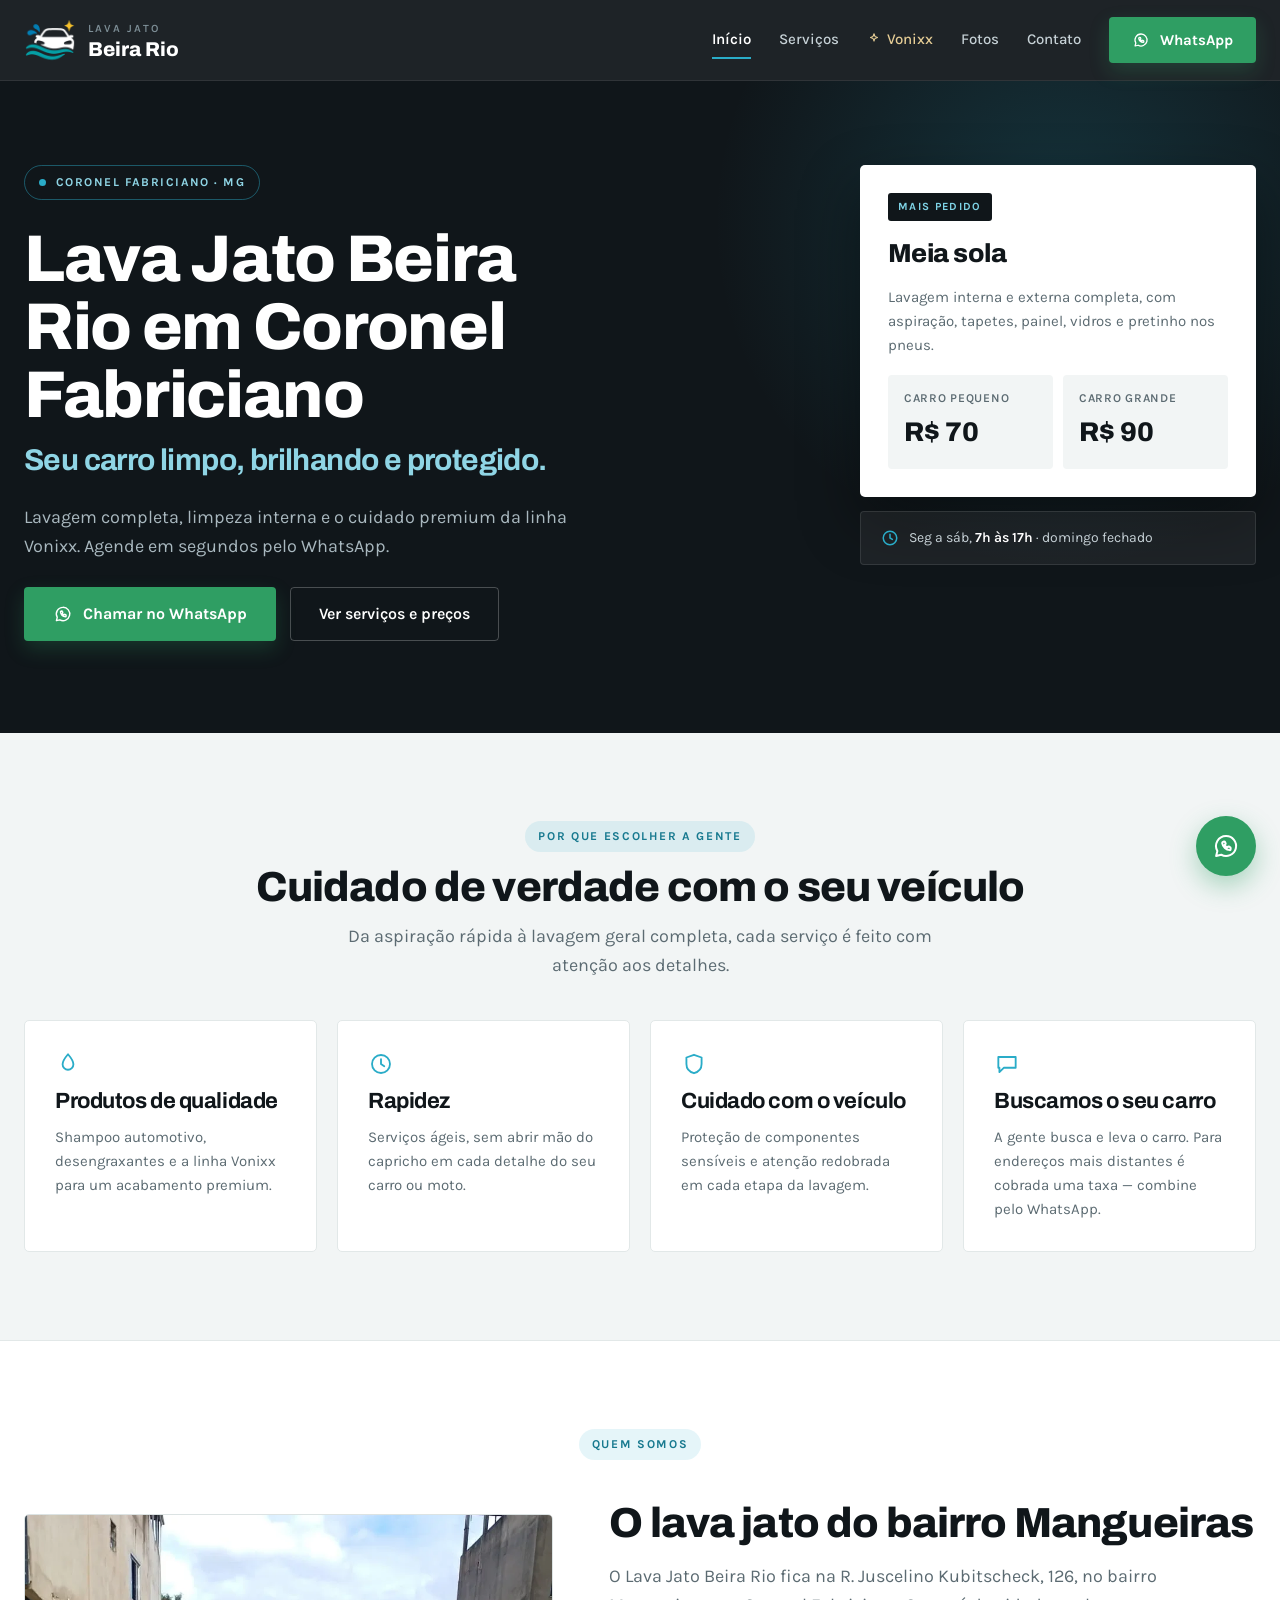
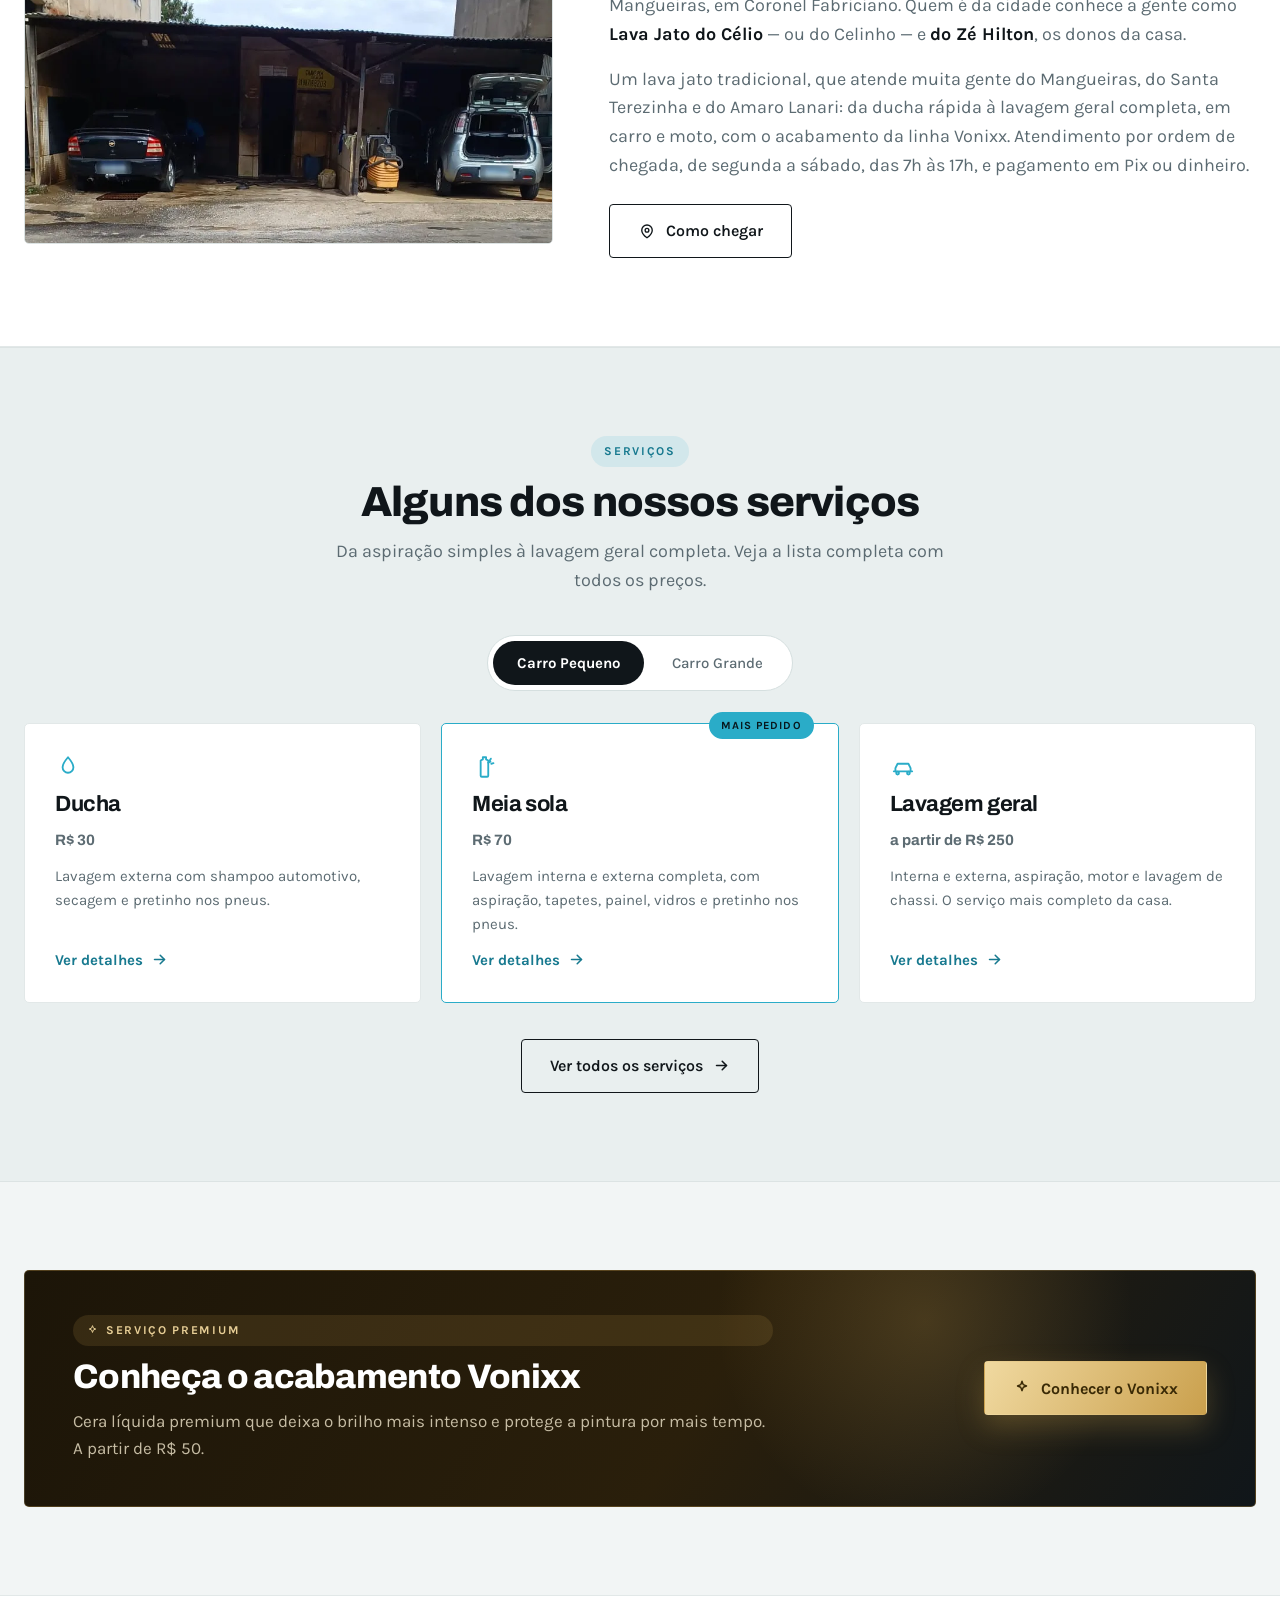
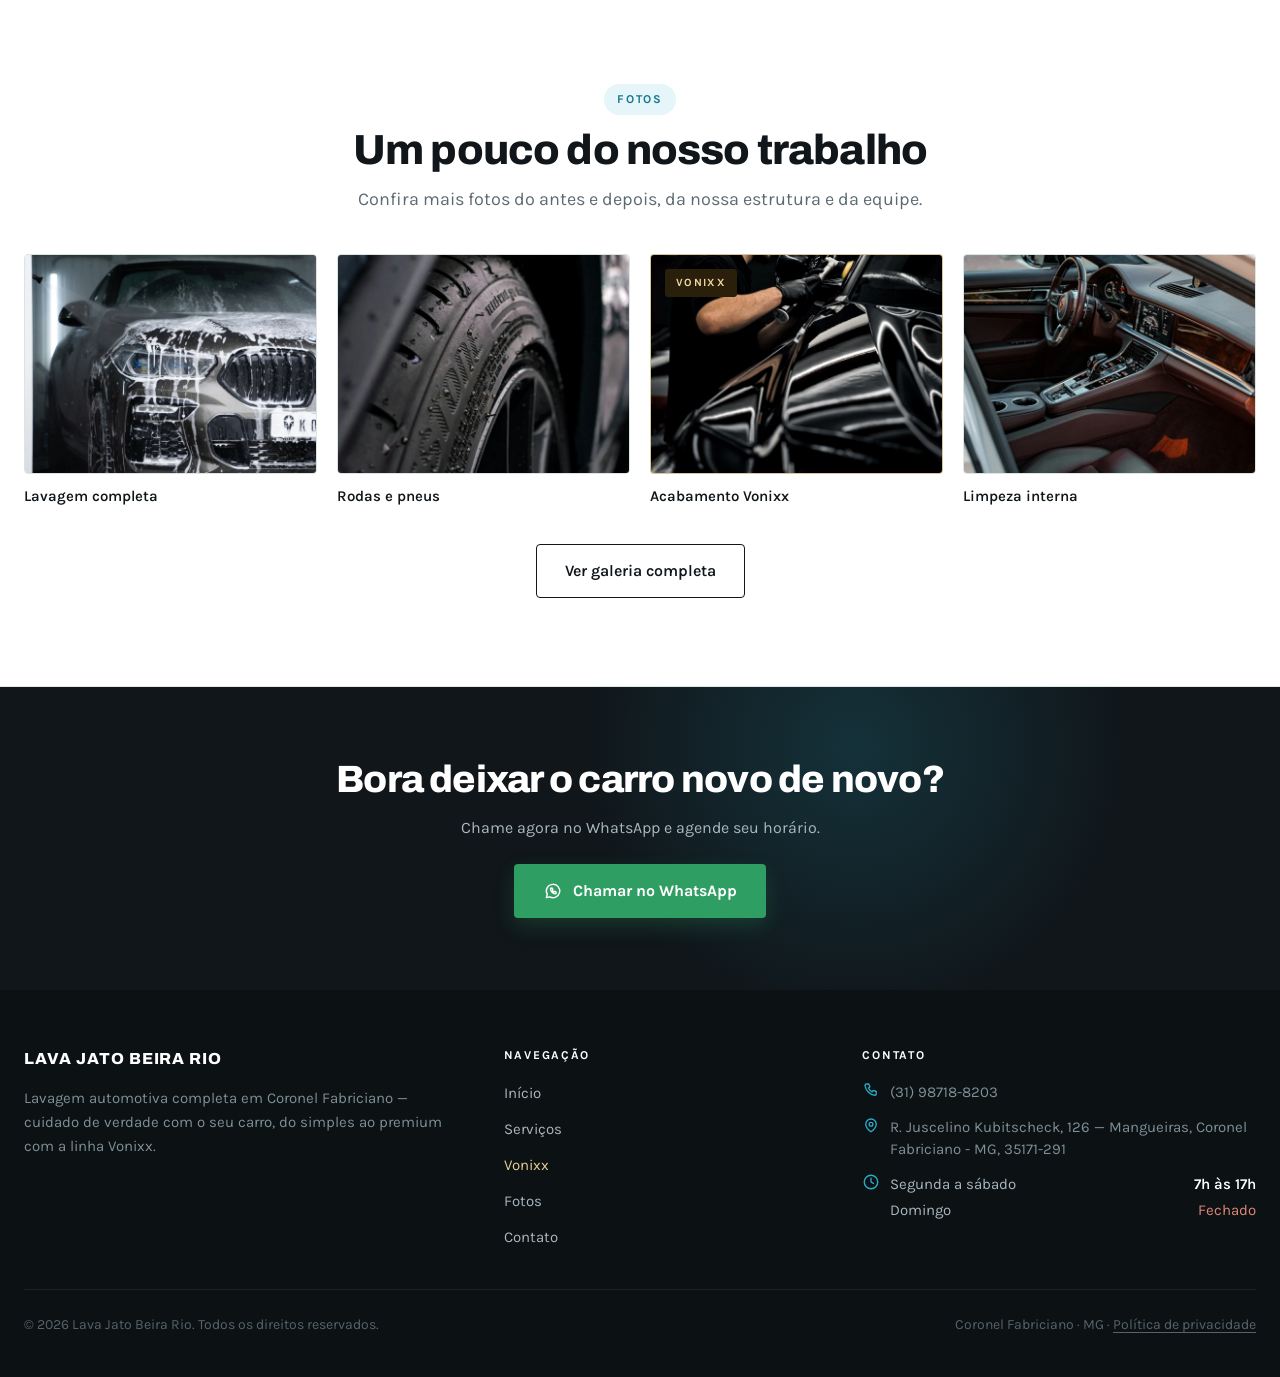
<file: index.html>
<!doctype html>
<html lang="pt-BR">
<head>
<meta charset="utf-8">
<meta name="viewport" content="width=device-width, initial-scale=1">

<script>
  // Medição liberada desde o primeiro carregamento, sem aviso de cookies (LGPD: legítimo
  // interesse, explicado em /privacidade). Só fica desligada se o visitante tocou em
  // "Parar de medir este aparelho" — aí o Tag Manager nem é carregado.
  // Precisa vir ANTES do Tag Manager para valer já no primeiro carregamento.
  window.dataLayer = window.dataLayer || [];
  function gtag(){dataLayer.push(arguments);}
  try { window.ljbrMedicaoParada = localStorage.getItem('ljbr-medicao') === 'parado'; } catch (e) {}
  gtag('consent', 'default', {
    ad_storage: 'denied',
    ad_user_data: 'denied',
    ad_personalization: 'denied',
    analytics_storage: window.ljbrMedicaoParada ? 'denied' : 'granted'
  });
</script>

<!-- Google Tag Manager -->
<script>if(!window.ljbrMedicaoParada)(function(w,d,s,l,i){w[l]=w[l]||[];w[l].push({'gtm.start':
new Date().getTime(),event:'gtm.js'});var f=d.getElementsByTagName(s)[0],
j=d.createElement(s),dl=l!='dataLayer'?'&l='+l:'';j.async=true;j.src=
'https://www.googletagmanager.com/gtm.js?id='+i+dl;f.parentNode.insertBefore(j,f);
})(window,document,'script','dataLayer','GTM-PXQNS4SG');</script>
<!-- Fim do Google Tag Manager -->


<title>Lava Jato Beira Rio — Coronel Fabriciano, MG</title>
<meta name="description" content="Lava jato em Coronel Fabriciano/MG: lavagem interna e externa, limpeza interna, aspiração, motor, moto e o acabamento Vonixx. A partir de R$ 20.">
<link rel="canonical" href="https://lavajatobeirario.com.br/">
<meta name="robots" content="index, follow, max-image-preview:large">
<meta name="author" content="Lava Jato Beira Rio">
<meta name="geo.region" content="BR-MG">
<meta name="geo.placename" content="Coronel Fabriciano">
<meta name="theme-color" content="#10161A">

<meta property="og:type" content="website">
<meta property="og:locale" content="pt_BR">
<meta property="og:site_name" content="Lava Jato Beira Rio">
<meta property="og:title" content="Lava Jato Beira Rio — Lavagem automotiva em Coronel Fabriciano, MG">
<meta property="og:description" content="Lavagem completa, limpeza interna e o cuidado premium da linha Vonixx. A partir de R$ 20. Agende pelo WhatsApp.">
<meta property="og:url" content="https://lavajatobeirario.com.br/">
<meta property="og:image" content="https://lavajatobeirario.com.br/assets/img/og-fachada-lava-jato-beira-rio.jpg">
<meta property="og:image:width" content="1200">
<meta property="og:image:height" content="630">
<meta property="og:image:alt" content="Fachada do Lava Jato Beira Rio, no Mangueiras, em Coronel Fabriciano">
<meta name="twitter:card" content="summary_large_image">
<meta name="twitter:title" content="Lava Jato Beira Rio — Lavagem automotiva em Coronel Fabriciano, MG">
<meta name="twitter:description" content="Lavagem completa, limpeza interna e o cuidado premium da linha Vonixx. A partir de R$ 20.">
<meta name="twitter:image" content="https://lavajatobeirario.com.br/assets/img/og-fachada-lava-jato-beira-rio.jpg">

<link rel="icon" href="assets/img/favicon-48.png" type="image/png" sizes="48x48">
<link rel="apple-touch-icon" href="assets/img/apple-touch-icon.png">

<link rel="preconnect" href="https://fonts.googleapis.com">
<link rel="preconnect" href="https://fonts.gstatic.com" crossorigin>
<link rel="stylesheet" href="https://fonts.googleapis.com/css2?family=Archivo:wght@600;700;800&family=Karla:wght@400;500;600;700&display=swap">
<link rel="stylesheet" href="assets/css/styles.css">

<script type="application/ld+json">
{
  "@context": "https://schema.org",
  "@graph": [
    {
      "@type": "AutoWash",
      "@id": "https://lavajatobeirario.com.br/#negocio",
      "name": "Lava Jato Beira Rio",
      "alternateName": [
        "Lava Jato do Célio",
        "Lava Jato do Celinho",
        "Lava Jato do Zé Hilton"
      ],
      "description": "Lava jato em Coronel Fabriciano/MG com lavagem interna e externa, limpeza interna, aspiração, lavagem de motor, lavagem de moto e acabamento premium com a linha Vonixx.",
      "url": "https://lavajatobeirario.com.br/",
      "telephone": "+5531987188203",
      "paymentAccepted": "Pix, Dinheiro",
      "priceRange": "R$ 20 - R$ 250",
      "currenciesAccepted": "BRL",
      "image": [
        "https://lavajatobeirario.com.br/assets/img/fachada-lava-jato-beira-rio.webp",
        "https://lavajatobeirario.com.br/assets/img/og-fachada-lava-jato-beira-rio.jpg"
      ],
      "hasMap": "https://maps.app.goo.gl/u4JMRQ2kPdUL1wEH8",
      "address": {
        "@type": "PostalAddress",
        "streetAddress": "R. Juscelino Kubitscheck, 126 - Mangueiras",
        "addressLocality": "Coronel Fabriciano",
        "postalCode": "35171-291",
        "addressRegion": "MG",
        "addressCountry": "BR"
      },
      "geo": {
        "@type": "GeoCoordinates",
        "latitude": -19.5311584,
        "longitude": -42.6014102
      },
      "openingHoursSpecification": [
        {
          "@type": "OpeningHoursSpecification",
          "dayOfWeek": [
            "Monday",
            "Tuesday",
            "Wednesday",
            "Thursday",
            "Friday",
            "Saturday"
          ],
          "opens": "07:00",
          "closes": "17:00"
        }
      ],
      "areaServed": [
        {
          "@type": "City",
          "name": "Coronel Fabriciano"
        },
        {
          "@type": "City",
          "name": "Ipatinga"
        },
        {
          "@type": "City",
          "name": "Timóteo"
        }
      ],
      "hasOfferCatalog": {
        "@type": "OfferCatalog",
        "name": "Serviços do Lava Jato Beira Rio",
        "itemListElement": [
          {
            "@type": "Offer",
            "priceCurrency": "BRL",
            "price": "20",
            "itemOffered": {
              "@type": "Service",
              "name": "Aspiração"
            }
          },
          {
            "@type": "Offer",
            "priceCurrency": "BRL",
            "price": "40",
            "itemOffered": {
              "@type": "Service",
              "name": "Limpeza interna"
            }
          },
          {
            "@type": "Offer",
            "priceCurrency": "BRL",
            "price": "30",
            "itemOffered": {
              "@type": "Service",
              "name": "Ducha"
            }
          },
          {
            "@type": "Offer",
            "priceCurrency": "BRL",
            "price": "120",
            "itemOffered": {
              "@type": "Service",
              "name": "Lavagem de motor"
            }
          },
          {
            "@type": "Offer",
            "priceCurrency": "BRL",
            "price": "70",
            "itemOffered": {
              "@type": "Service",
              "name": "Meia Sola — Lavagem interna e externa"
            }
          },
          {
            "@type": "Offer",
            "priceCurrency": "BRL",
            "price": "250",
            "itemOffered": {
              "@type": "Service",
              "name": "Lavagem geral"
            }
          },
          {
            "@type": "Offer",
            "priceCurrency": "BRL",
            "price": "40",
            "itemOffered": {
              "@type": "Service",
              "name": "Lavagem de chassi"
            }
          },
          {
            "@type": "Offer",
            "priceCurrency": "BRL",
            "price": "40",
            "itemOffered": {
              "@type": "Service",
              "name": "Lavagem de moto"
            }
          },
          {
            "@type": "Offer",
            "priceCurrency": "BRL",
            "price": "50",
            "itemOffered": {
              "@type": "Service",
              "name": "Cera líquida Vonixx"
            }
          }
        ]
      },
      "logo": "https://lavajatobeirario.com.br/assets/img/logo-icone-carro-frente.png",
      "sameAs": [
        "https://maps.app.goo.gl/u4JMRQ2kPdUL1wEH8"
      ]
    },
    {
      "@type": "WebSite",
      "@id": "https://lavajatobeirario.com.br/#site",
      "url": "https://lavajatobeirario.com.br/",
      "name": "Lava Jato Beira Rio",
      "inLanguage": "pt-BR",
      "publisher": {
        "@id": "https://lavajatobeirario.com.br/#negocio"
      }
    }
  ]
}
</script>
</head>
<body>

<!-- Google Tag Manager (noscript) -->
<noscript><iframe src="https://www.googletagmanager.com/ns.html?id=GTM-PXQNS4SG"
height="0" width="0" style="display:none;visibility:hidden"></iframe></noscript>

<header class="topo">
  <div class="container">
    <a class="marca" href="/" aria-label="Lava Jato Beira Rio — página inicial">
      <img class="marca__logo" src="assets/img/logo-cabecalho.png" width="52" height="52" alt="">
      <span class="marca__texto">
        <span class="marca__sobre">LAVA JATO</span>
        <span class="marca__nome">Beira Rio</span>
      </span>
    </a>

    <button class="menu-btn" type="button" data-menu-btn aria-expanded="false" aria-controls="menu-principal" aria-label="Abrir menu">
      <svg width="22" height="22" viewBox="0 0 24 24" fill="none" stroke="currentColor" stroke-width="2" stroke-linecap="round" aria-hidden="true"><path d="M4 7h16"></path><path d="M4 12h16"></path><path d="M4 17h16"></path></svg>
    </button>

    <nav class="nav" id="menu-principal" data-nav aria-label="Menu principal">
      <a class="nav__link ativo" href="/" aria-current="page">Início</a>
      <a class="nav__link" href="/servicos">Serviços</a>
      <a class="nav__link nav__link--vonixx" href="/vonixx">
        <svg width="14" height="14" viewBox="0 0 24 24" fill="none" stroke="currentColor" stroke-width="1.8" stroke-linejoin="round" aria-hidden="true"><path d="M12 3l1.7 4.6L18 9.3l-4.3 1.7L12 15.6l-1.7-4.6L6 9.3l4.3-1.7L12 3z"></path></svg>
        Vonixx
      </a>
      <a class="nav__link" href="/fotos">Fotos</a>
      <a class="nav__link" href="/contato">Contato</a>
      <a class="btn btn--whatsapp nav__cta" href="https://wa.me/5531987188203?text=Ol%C3%A1!%20Quero%20agendar%20uma%20lavagem." target="_blank" rel="noopener">
        <svg width="18" height="18" viewBox="0 0 24 24" fill="none" stroke="currentColor" stroke-width="1.7" stroke-linecap="round" stroke-linejoin="round" aria-hidden="true"><path d="M12 4a8 8 0 0 0-6.9 12l-1 4 4.1-1A8 8 0 1 0 12 4z"></path><path d="M9 9.4c0-.3.2-.6.5-.7l1-.3c.3 0 .6.1.7.4l.5 1.1c.1.3 0 .6-.2.8l-.5.4c.4.9 1.1 1.6 2 2l.4-.5c.2-.2.5-.3.8-.2l1.1.5c.3.1.4.4.4.7v1c0 .4-.3.7-.7.7-3-.1-5.5-2.5-6-5.4z"></path></svg>
        WhatsApp
      </a>
    </nav>
  </div>
</header>

<main>

  <section class="hero">
    <div class="container hero-inicio">
      <div class="hero-inicio__texto">
        <span class="selo-local"><span class="ponto" aria-hidden="true"></span>CORONEL FABRICIANO · MG</span>
        <h1>Lava Jato Beira Rio em Coronel Fabriciano</h1>
        <p class="hero-inicio__subtitulo display">Seu carro limpo, brilhando e protegido.</p>
        <p class="lead lead--escura">Lavagem completa, limpeza interna e o cuidado premium da linha Vonixx. Agende em segundos pelo WhatsApp.</p>
        <div class="hero-inicio__acoes">
          <a class="btn btn--whatsapp" href="https://wa.me/5531987188203?text=Ol%C3%A1!%20Quero%20agendar%20uma%20lavagem." target="_blank" rel="noopener">
            <svg width="20" height="20" viewBox="0 0 24 24" fill="none" stroke="currentColor" stroke-width="1.7" stroke-linecap="round" stroke-linejoin="round" aria-hidden="true"><path d="M12 4a8 8 0 0 0-6.9 12l-1 4 4.1-1A8 8 0 1 0 12 4z"></path><path d="M9 9.4c0-.3.2-.6.5-.7l1-.3c.3 0 .6.1.7.4l.5 1.1c.1.3 0 .6-.2.8l-.5.4c.4.9 1.1 1.6 2 2l.4-.5c.2-.2.5-.3.8-.2l1.1.5c.3.1.4.4.4.7v1c0 .4-.3.7-.7.7-3-.1-5.5-2.5-6-5.4z"></path></svg>
            Chamar no WhatsApp
          </a>
          <a class="btn btn--linha-clara" href="/servicos">Ver serviços e preços</a>
        </div>
      </div>

      <aside class="hero-inicio__lado">
        <div class="card-destaque">
          <span class="etiqueta">Mais pedido</span>
          <h2 style="font-size:26px;font-weight:800;">Meia sola</h2>
          <p>Lavagem interna e externa completa, com aspiração, tapetes, painel, vidros e pretinho nos pneus.</p>
          <div class="card-destaque__precos">
            <div class="card-destaque__preco"><span>CARRO PEQUENO</span><strong>R$ 70</strong></div>
            <div class="card-destaque__preco"><span>CARRO GRANDE</span><strong>R$ 90</strong></div>
          </div>
        </div>
        <p class="faixa-horario">
          <svg width="18" height="18" viewBox="0 0 24 24" fill="none" stroke="#2AACC8" stroke-width="2" stroke-linecap="round" stroke-linejoin="round" aria-hidden="true"><circle cx="12" cy="12" r="9"></circle><path d="M12 7v5l3.2 1.9"></path></svg>
          <span>Seg a sáb, <strong>7h às 17h</strong> · domingo fechado</span>
        </p>
      </aside>
    </div>
  </section>

  <section class="secao">
    <div class="container">
      <div class="cabecalho-secao">
        <span class="olho">Por que escolher a gente</span>
        <h2 class="titulo-secao">Cuidado de verdade com o seu veículo</h2>
        <p class="lead">Da aspiração rápida à lavagem geral completa, cada serviço é feito com atenção aos detalhes.</p>
      </div>

      <div class="grade grade--4">
        <article class="card">
          <svg class="card__icone" width="26" height="26" viewBox="0 0 24 24" fill="none" stroke="currentColor" stroke-width="1.7" stroke-linecap="round" stroke-linejoin="round" aria-hidden="true"><path d="M12 3c3 3.5 5 6.7 5 9.3A5 5 0 0 1 7 12.3C7 9.7 9 6.5 12 3z"></path></svg>
          <h3>Produtos de qualidade</h3>
          <p>Shampoo automotivo, desengraxantes e a linha Vonixx para um acabamento premium.</p>
        </article>
        <article class="card">
          <svg class="card__icone" width="26" height="26" viewBox="0 0 24 24" fill="none" stroke="currentColor" stroke-width="1.7" stroke-linecap="round" stroke-linejoin="round" aria-hidden="true"><circle cx="12" cy="12" r="8.3"></circle><path d="M12 7.5V12l3 2"></path></svg>
          <h3>Rapidez</h3>
          <p>Serviços ágeis, sem abrir mão do capricho em cada detalhe do seu carro ou moto.</p>
        </article>
        <article class="card">
          <svg class="card__icone" width="26" height="26" viewBox="0 0 24 24" fill="none" stroke="currentColor" stroke-width="1.7" stroke-linecap="round" stroke-linejoin="round" aria-hidden="true"><path d="M12 3.5L19 6v6c0 4.2-2.9 7.4-7 8.5-4.1-1.1-7-4.3-7-8.5V6z"></path></svg>
          <h3>Cuidado com o veículo</h3>
          <p>Proteção de componentes sensíveis e atenção redobrada em cada etapa da lavagem.</p>
        </article>
        <article class="card">
          <svg class="card__icone" width="26" height="26" viewBox="0 0 24 24" fill="none" stroke="currentColor" stroke-width="1.7" stroke-linecap="round" stroke-linejoin="round" aria-hidden="true"><path d="M4 5.5h16v10H9l-4 4v-4H4z"></path></svg>
          <h3>Buscamos o seu carro</h3>
          <p>A gente busca e leva o carro. Para endereços mais distantes é cobrada uma taxa — combine pelo WhatsApp.</p>
        </article>
      </div>
    </div>
  </section>

  <section class="secao secao--branca" id="quem-somos">
    <div class="container">
      <div class="cabecalho-secao">
        <span class="olho">Quem somos</span>
      </div>
      <div class="quem-somos">
        <figure class="quem-somos__foto">
          <img src="assets/img/fachada-lava-jato-beira-rio.webp" alt="Fachada do Lava Jato Beira Rio no bairro Mangueiras, em Coronel Fabriciano, com dois carros nos boxes de lavagem" width="899" height="562" loading="lazy" decoding="async">
        </figure>
        <div class="quem-somos__texto">
          <h2 class="titulo-secao">O lava jato do bairro Mangueiras</h2>
          <p class="lead">O Lava Jato Beira Rio fica na R. Juscelino Kubitscheck, 126, no bairro Mangueiras, em Coronel Fabriciano. Quem é da cidade conhece a gente como <strong>Lava Jato do Célio</strong> — ou do Celinho — e <strong>do Zé Hilton</strong>, os donos da casa.</p>
          <p class="lead">Um lava jato tradicional, que atende muita gente do Mangueiras, do Santa Terezinha e do Amaro Lanari: da ducha rápida à lavagem geral completa, em carro e moto, com o acabamento da linha Vonixx. Atendimento por ordem de chegada, de segunda a sábado, das 7h às 17h, e pagamento em Pix ou dinheiro.</p>
          <p>
            <a class="btn btn--linha" href="https://maps.app.goo.gl/u4JMRQ2kPdUL1wEH8" target="_blank" rel="noopener">
              <svg width="18" height="18" viewBox="0 0 24 24" fill="none" stroke="currentColor" stroke-width="1.8" stroke-linecap="round" stroke-linejoin="round" aria-hidden="true"><path d="M12 21s-7-4.6-7-10a7 7 0 0 1 14 0c0 5.4-7 10-7 10z"></path><circle cx="12" cy="11" r="2.5"></circle></svg>
              Como chegar
            </a>
          </p>
        </div>
      </div>
    </div>
  </section>

  <section class="secao secao--alt" id="servicos">
    <div class="container">
      <div class="cabecalho-secao">
        <span class="olho">Serviços</span>
        <h2 class="titulo-secao">Alguns dos nossos serviços</h2>
        <p class="lead">Da aspiração simples à lavagem geral completa. Veja a lista completa com todos os preços.</p>
      </div>

      <div class="seletor-porte" data-seletor-porte>
        <div class="seletor-porte__caixa" role="group" aria-label="Porte do veículo">
          <button type="button" class="ativo" data-porte="pequeno" aria-pressed="true">Carro Pequeno</button>
          <button type="button" data-porte="grande" aria-pressed="false">Carro Grande</button>
        </div>
      </div>

      <div class="grade grade--3">
        <article class="card">
          <svg class="card__icone" width="26" height="26" viewBox="0 0 24 24" fill="none" stroke="currentColor" stroke-width="1.7" stroke-linecap="round" stroke-linejoin="round" aria-hidden="true"><path d="M12 3c3 3.5 5 6.7 5 9.3A5 5 0 0 1 7 12.3C7 9.7 9 6.5 12 3z"></path></svg>
          <h3>Ducha</h3>
          <p class="preco" data-preco-pequeno="R$ 30" data-preco-grande="R$ 40">R$ 30</p>
          <p>Lavagem externa com shampoo automotivo, secagem e pretinho nos pneus.</p>
          <a class="card__mais" href="/ducha">Ver detalhes <svg width="17" height="17" viewBox="0 0 24 24" fill="none" stroke="currentColor" stroke-width="2.2" stroke-linecap="round" stroke-linejoin="round" aria-hidden="true"><path d="M5 12h14"></path><path d="M13 6l6 6-6 6"></path></svg></a>
        </article>

        <article class="card card--destacado">
          <span class="card__selo">Mais pedido</span>
          <svg class="card__icone" width="26" height="26" viewBox="0 0 24 24" fill="none" stroke="currentColor" stroke-width="1.7" stroke-linecap="round" stroke-linejoin="round" aria-hidden="true"><path d="M10 3h3v2l2 1v14a1 1 0 0 1-1 1H9a1 1 0 0 1-1-1V6l2-1V3z"></path><path d="M15 8l2-1"></path><path d="M16.4 6l1-1.7"></path><path d="M17.8 9l2-.5"></path></svg>
          <h3>Meia sola</h3>
          <p class="preco" data-preco-pequeno="R$ 70" data-preco-grande="R$ 90">R$ 70</p>
          <p>Lavagem interna e externa completa, com aspiração, tapetes, painel, vidros e pretinho nos pneus.</p>
          <a class="card__mais" href="/lavagem-interna-e-externa">Ver detalhes <svg width="17" height="17" viewBox="0 0 24 24" fill="none" stroke="currentColor" stroke-width="2.2" stroke-linecap="round" stroke-linejoin="round" aria-hidden="true"><path d="M5 12h14"></path><path d="M13 6l6 6-6 6"></path></svg></a>
        </article>

        <article class="card">
          <svg class="card__icone" width="26" height="26" viewBox="0 0 24 24" fill="none" stroke="currentColor" stroke-width="1.7" stroke-linecap="round" stroke-linejoin="round" aria-hidden="true"><path d="M5 16v-3l2-4h10l2 4v3"></path><path d="M3.5 16h17"></path><circle cx="7" cy="17.6" r="1.3"></circle><circle cx="17" cy="17.6" r="1.3"></circle></svg>
          <h3>Lavagem geral</h3>
          <p class="preco">a partir de R$ 250</p>
          <p>Interna e externa, aspiração, motor e lavagem de chassi. O serviço mais completo da casa.</p>
          <a class="card__mais" href="/lavagem-geral">Ver detalhes <svg width="17" height="17" viewBox="0 0 24 24" fill="none" stroke="currentColor" stroke-width="2.2" stroke-linecap="round" stroke-linejoin="round" aria-hidden="true"><path d="M5 12h14"></path><path d="M13 6l6 6-6 6"></path></svg></a>
        </article>
      </div>

      <p class="centro" style="margin-top:36px;">
        <a class="btn btn--linha" href="/servicos">
          Ver todos os serviços
          <svg width="17" height="17" viewBox="0 0 24 24" fill="none" stroke="currentColor" stroke-width="2.2" stroke-linecap="round" stroke-linejoin="round" aria-hidden="true"><path d="M5 12h14"></path><path d="M13 6l6 6-6 6"></path></svg>
        </a>
      </p>
    </div>
  </section>

  <section class="secao">
    <div class="container">
      <div class="faixa-premium">
        <div class="faixa-premium__texto">
          <span class="olho olho--ouro-escuro">
            <svg width="13" height="13" viewBox="0 0 24 24" fill="none" stroke="currentColor" stroke-width="1.8" stroke-linejoin="round" aria-hidden="true"><path d="M12 3l1.7 4.6L18 9.3l-4.3 1.7L12 15.6l-1.7-4.6L6 9.3l4.3-1.7L12 3z"></path></svg>
            Serviço premium
          </span>
          <h2>Conheça o acabamento Vonixx</h2>
          <p>Cera líquida premium que deixa o brilho mais intenso e protege a pintura por mais tempo. A partir de R$ 50.</p>
        </div>
        <a class="btn btn--ouro" href="/vonixx">
          <svg width="18" height="18" viewBox="0 0 24 24" fill="none" stroke="currentColor" stroke-width="1.9" stroke-linejoin="round" aria-hidden="true"><path d="M12 3l1.7 4.6L18 9.3l-4.3 1.7L12 15.6l-1.7-4.6L6 9.3l4.3-1.7L12 3z"></path></svg>
          Conhecer o Vonixx
        </a>
      </div>
    </div>
  </section>

  <section class="secao secao--branca">
    <div class="container">
      <div class="cabecalho-secao">
        <span class="olho">Fotos</span>
        <h2 class="titulo-secao">Um pouco do nosso trabalho</h2>
        <p class="lead">Confira mais fotos do antes e depois, da nossa estrutura e da equipe.</p>
      </div>

      <div class="galeria">
        <figure class="foto">
          <div class="foto__area">
            <img src="assets/img/lavagem-completa.webp" alt="Carro coberto de espuma durante a lavagem externa no lava jato" width="1200" height="900" loading="lazy" decoding="async">
          </div>
          <figcaption class="foto__legenda">Lavagem completa</figcaption>
        </figure>
        <figure class="foto">
          <div class="foto__area">
            <img src="assets/img/rodas-e-pneus.webp" alt="Pneu e roda de carro em detalhe, ainda molhados depois da lavagem" width="1200" height="900" loading="lazy" decoding="async">
          </div>
          <figcaption class="foto__legenda">Rodas e pneus</figcaption>
        </figure>
        <figure class="foto">
          <div class="foto__area foto__area--ouro">
            <img src="assets/img/acabamento-vonixx.webp" alt="Profissional aplicando polimento e cera na lataria preta de um carro" width="1200" height="900" loading="lazy" decoding="async">
            <span class="foto__marca">VONIXX</span>
          </div>
          <figcaption class="foto__legenda">Acabamento Vonixx</figcaption>
        </figure>
        <figure class="foto">
          <div class="foto__area">
            <img src="assets/img/higienizacao-interna.webp" alt="Interior de carro limpo e finalizado, com painel, console e bancos sem sujeira" width="1200" height="900" loading="lazy" decoding="async">
          </div>
          <figcaption class="foto__legenda">Limpeza interna</figcaption>
        </figure>
      </div>

      <p class="centro" style="margin-top:36px;">
        <a class="btn btn--linha" href="/fotos">Ver galeria completa</a>
      </p>
    </div>
  </section>

  <section class="faixa-cta">
    <div class="container">
      <h2>Bora deixar o carro novo de novo?</h2>
      <p>Chame agora no WhatsApp e agende seu horário.</p>
      <div class="faixa-cta__acoes">
        <a class="btn btn--whatsapp" href="https://wa.me/5531987188203?text=Ol%C3%A1!%20Quero%20agendar%20uma%20lavagem." target="_blank" rel="noopener">
          <svg width="20" height="20" viewBox="0 0 24 24" fill="none" stroke="currentColor" stroke-width="1.7" stroke-linecap="round" stroke-linejoin="round" aria-hidden="true"><path d="M12 4a8 8 0 0 0-6.9 12l-1 4 4.1-1A8 8 0 1 0 12 4z"></path><path d="M9 9.4c0-.3.2-.6.5-.7l1-.3c.3 0 .6.1.7.4l.5 1.1c.1.3 0 .6-.2.8l-.5.4c.4.9 1.1 1.6 2 2l.4-.5c.2-.2.5-.3.8-.2l1.1.5c.3.1.4.4.4.7v1c0 .4-.3.7-.7.7-3-.1-5.5-2.5-6-5.4z"></path></svg>
          Chamar no WhatsApp
        </a>
      </div>
    </div>
  </section>

</main>

<footer class="rodape">
  <div class="container">
    <div class="rodape__grid">
      <div class="pilha" style="gap:14px;">
        <span class="rodape__marca">LAVA JATO BEIRA RIO</span>
        <p>Lavagem automotiva completa em Coronel Fabriciano — cuidado de verdade com o seu carro, do simples ao premium com a linha Vonixx.</p>
      </div>

      <nav class="rodape__links" aria-label="Navegação do rodapé">
        <span class="rodape__titulo">Navegação</span>
        <a href="/">Início</a>
        <a href="/servicos">Serviços</a>
        <a class="ouro" href="/vonixx">Vonixx</a>
        <a href="/fotos">Fotos</a>
        <a href="/contato">Contato</a>
      </nav>

      <div class="rodape__contato">
        <span class="rodape__titulo">Contato</span>
        <p class="rodape__item">
          <svg width="18" height="18" viewBox="0 0 24 24" fill="none" stroke="currentColor" stroke-width="1.8" stroke-linecap="round" stroke-linejoin="round" aria-hidden="true"><path d="M6 4h3l1.5 4-2 1.3a11 11 0 0 0 5.2 5.2l1.3-2 4 1.5v3a2 2 0 0 1-2 2A15 15 0 0 1 4 6a2 2 0 0 1 2-2z"></path></svg>
          <a href="tel:+5531987188203" style="color:inherit;">(31) 98718-8203</a>
        </p>
        <p class="rodape__item">
          <svg width="18" height="18" viewBox="0 0 24 24" fill="none" stroke="currentColor" stroke-width="1.8" stroke-linecap="round" stroke-linejoin="round" aria-hidden="true"><path d="M12 21s-7-4.6-7-10a7 7 0 0 1 14 0c0 5.4-7 10-7 10z"></path><circle cx="12" cy="11" r="2.5"></circle></svg>
          <span>R. Juscelino Kubitscheck, 126 — Mangueiras, Coronel Fabriciano - MG, 35171-291</span>
        </p>
        <div class="rodape__item">
          <svg width="18" height="18" viewBox="0 0 24 24" fill="none" stroke="currentColor" stroke-width="1.8" stroke-linecap="round" stroke-linejoin="round" aria-hidden="true"><circle cx="12" cy="12" r="9"></circle><path d="M12 7v5l3.2 1.9"></path></svg>
          <span class="rodape__horas">
            <span class="rodape__hora"><span>Segunda a sábado</span><strong>7h às 17h</strong></span>
            <span class="rodape__hora"><span>Domingo</span><span class="fechado">Fechado</span></span>
          </span>
        </div>
      </div>
    </div>

    <div class="rodape__base">
      <span>© <span data-ano>2026</span> Lava Jato Beira Rio. Todos os direitos reservados.</span>
      <span>Coronel Fabriciano · MG · <a class="rodape__privacidade" href="/privacidade">Política de privacidade</a></span>
    </div>
  </div>
</footer>

<a class="wa-flutuante" href="https://wa.me/5531987188203?text=Ol%C3%A1!%20Quero%20agendar%20uma%20lavagem." target="_blank" rel="noopener" aria-label="Chamar no WhatsApp">
  <svg width="30" height="30" viewBox="0 0 24 24" fill="none" stroke="currentColor" stroke-width="1.6" stroke-linecap="round" stroke-linejoin="round" aria-hidden="true"><path d="M12 4a8 8 0 0 0-6.9 12l-1 4 4.1-1A8 8 0 1 0 12 4z"></path><path d="M9 9.4c0-.3.2-.6.5-.7l1-.3c.3 0 .6.1.7.4l.5 1.1c.1.3 0 .6-.2.8l-.5.4c.4.9 1.1 1.6 2 2l.4-.5c.2-.2.5-.3.8-.2l1.1.5c.3.1.4.4.4.7v1c0 .4-.3.7-.7.7-3-.1-5.5-2.5-6-5.4z"></path></svg>
</a>

<script src="assets/js/main.js" defer></script>
<script src="https://s.derson.cloud/s.js" data-site="51dd9afd9cdae9f6" defer></script>
</body>
</html>
</file>
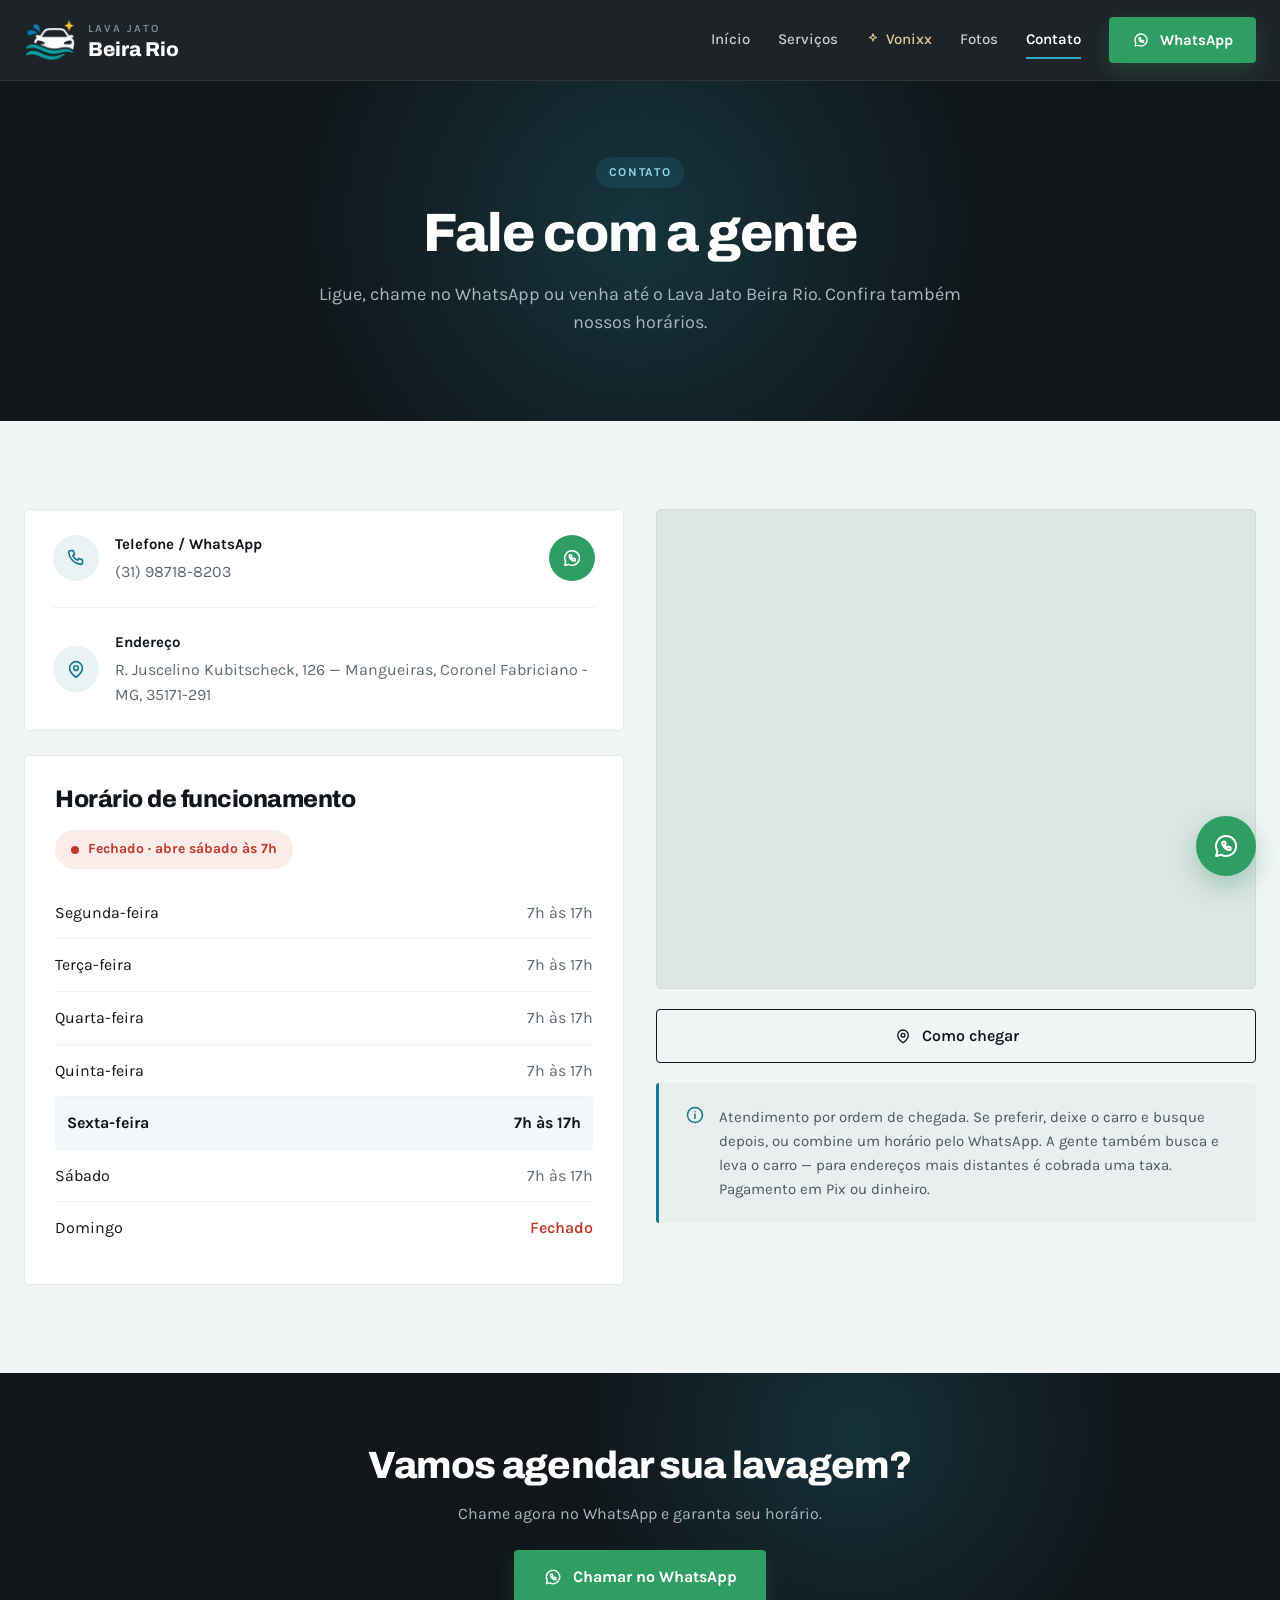
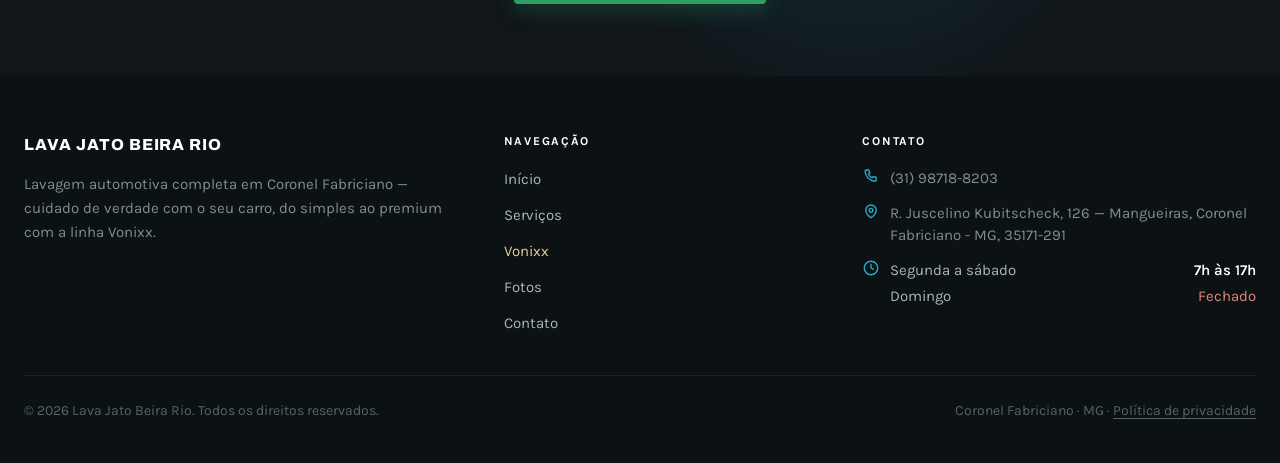
<file: contato.html>
<!doctype html>
<html lang="pt-BR">
<head>
<meta charset="utf-8">
<meta name="viewport" content="width=device-width, initial-scale=1">

<script>
  // Medição liberada desde o primeiro carregamento, sem aviso de cookies (LGPD: legítimo
  // interesse, explicado em /privacidade). Só fica desligada se o visitante tocou em
  // "Parar de medir este aparelho" — aí o Tag Manager nem é carregado.
  // Precisa vir ANTES do Tag Manager para valer já no primeiro carregamento.
  window.dataLayer = window.dataLayer || [];
  function gtag(){dataLayer.push(arguments);}
  try { window.ljbrMedicaoParada = localStorage.getItem('ljbr-medicao') === 'parado'; } catch (e) {}
  gtag('consent', 'default', {
    ad_storage: 'denied',
    ad_user_data: 'denied',
    ad_personalization: 'denied',
    analytics_storage: window.ljbrMedicaoParada ? 'denied' : 'granted'
  });
</script>

<!-- Google Tag Manager -->
<script>if(!window.ljbrMedicaoParada)(function(w,d,s,l,i){w[l]=w[l]||[];w[l].push({'gtm.start':
new Date().getTime(),event:'gtm.js'});var f=d.getElementsByTagName(s)[0],
j=d.createElement(s),dl=l!='dataLayer'?'&l='+l:'';j.async=true;j.src=
'https://www.googletagmanager.com/gtm.js?id='+i+dl;f.parentNode.insertBefore(j,f);
})(window,document,'script','dataLayer','GTM-PXQNS4SG');</script>
<!-- Fim do Google Tag Manager -->


<title>Contato e horários — Lava Jato Beira Rio</title>
<meta name="description" content="Lava Jato Beira Rio: (31) 98718-8203, R. Juscelino Kubitscheck, 126, Mangueiras, Coronel Fabriciano/MG. Aberto de segunda a sábado, das 7h às 17h.">
<link rel="canonical" href="https://lavajatobeirario.com.br/contato">
<meta name="robots" content="index, follow, max-image-preview:large">
<meta name="theme-color" content="#10161A">

<meta property="og:type" content="website">
<meta property="og:locale" content="pt_BR">
<meta property="og:site_name" content="Lava Jato Beira Rio">
<meta property="og:title" content="Contato e horários — Lava Jato Beira Rio">
<meta property="og:description" content="(31) 98718-8203 · R. Juscelino Kubitscheck, 126 — Mangueiras, Coronel Fabriciano, MG. Segunda a sábado, 7h às 17h.">
<meta property="og:url" content="https://lavajatobeirario.com.br/contato">
<meta property="og:image" content="https://lavajatobeirario.com.br/assets/img/og-fachada-lava-jato-beira-rio.jpg">
<meta property="og:image:width" content="1200">
<meta property="og:image:height" content="630">
<meta name="twitter:card" content="summary_large_image">
<meta name="twitter:title" content="Contato e horários — Lava Jato Beira Rio">
<meta name="twitter:description" content="(31) 98718-8203 · R. Juscelino Kubitscheck, 126 — Mangueiras, Coronel Fabriciano, MG. Segunda a sábado, 7h às 17h.">
<meta name="twitter:image" content="https://lavajatobeirario.com.br/assets/img/og-fachada-lava-jato-beira-rio.jpg">

<link rel="icon" href="assets/img/favicon-48.png" type="image/png" sizes="48x48">
<link rel="apple-touch-icon" href="assets/img/apple-touch-icon.png">
<link rel="preconnect" href="https://fonts.googleapis.com">
<link rel="preconnect" href="https://fonts.gstatic.com" crossorigin>
<link rel="stylesheet" href="https://fonts.googleapis.com/css2?family=Archivo:wght@600;700;800&family=Karla:wght@400;500;600;700&display=swap">
<link rel="stylesheet" href="assets/css/styles.css">

<script type="application/ld+json">
{
  "@context": "https://schema.org",
  "@graph": [
    {
      "@type": "AutoWash",
      "@id": "https://lavajatobeirario.com.br/#negocio",
      "name": "Lava Jato Beira Rio",
      "alternateName": [
        "Lava Jato do Célio",
        "Lava Jato do Celinho",
        "Lava Jato do Zé Hilton"
      ],
      "url": "https://lavajatobeirario.com.br/",
      "telephone": "+5531987188203",
      "paymentAccepted": "Pix, Dinheiro",
      "priceRange": "R$ 20 - R$ 250",
      "image": "https://lavajatobeirario.com.br/assets/img/og-fachada-lava-jato-beira-rio.jpg",
      "logo": "https://lavajatobeirario.com.br/assets/img/logo-icone-carro-frente.png",
      "hasMap": "https://maps.app.goo.gl/u4JMRQ2kPdUL1wEH8",
      "sameAs": [
        "https://maps.app.goo.gl/u4JMRQ2kPdUL1wEH8"
      ],
      "address": {
        "@type": "PostalAddress",
        "streetAddress": "R. Juscelino Kubitscheck, 126 - Mangueiras",
        "addressLocality": "Coronel Fabriciano",
        "postalCode": "35171-291",
        "addressRegion": "MG",
        "addressCountry": "BR"
      },
      "geo": {
        "@type": "GeoCoordinates",
        "latitude": -19.5311584,
        "longitude": -42.6014102
      },
      "openingHoursSpecification": [
        {
          "@type": "OpeningHoursSpecification",
          "dayOfWeek": [
            "Monday",
            "Tuesday",
            "Wednesday",
            "Thursday",
            "Friday",
            "Saturday"
          ],
          "opens": "07:00",
          "closes": "17:00"
        }
      ]
    },
    {
      "@type": "BreadcrumbList",
      "itemListElement": [
        {
          "@type": "ListItem",
          "position": 1,
          "name": "Início",
          "item": "https://lavajatobeirario.com.br/"
        },
        {
          "@type": "ListItem",
          "position": 2,
          "name": "Contato",
          "item": "https://lavajatobeirario.com.br/contato"
        }
      ]
    },
    {
      "@type": "ContactPage",
      "url": "https://lavajatobeirario.com.br/contato",
      "name": "Contato e horários — Lava Jato Beira Rio",
      "about": {
        "@id": "https://lavajatobeirario.com.br/#negocio"
      }
    }
  ]
}
</script>
</head>
<body>

<!-- Google Tag Manager (noscript) -->
<noscript><iframe src="https://www.googletagmanager.com/ns.html?id=GTM-PXQNS4SG"
height="0" width="0" style="display:none;visibility:hidden"></iframe></noscript>

<header class="topo">
  <div class="container">
    <a class="marca" href="/" aria-label="Lava Jato Beira Rio — página inicial">
      <img class="marca__logo" src="assets/img/logo-cabecalho.png" width="52" height="52" alt="">
      <span class="marca__texto">
        <span class="marca__sobre">LAVA JATO</span>
        <span class="marca__nome">Beira Rio</span>
      </span>
    </a>

    <button class="menu-btn" type="button" data-menu-btn aria-expanded="false" aria-controls="menu-principal" aria-label="Abrir menu">
      <svg width="22" height="22" viewBox="0 0 24 24" fill="none" stroke="currentColor" stroke-width="2" stroke-linecap="round" aria-hidden="true"><path d="M4 7h16"></path><path d="M4 12h16"></path><path d="M4 17h16"></path></svg>
    </button>

    <nav class="nav" id="menu-principal" data-nav aria-label="Menu principal">
      <a class="nav__link" href="/">Início</a>
      <a class="nav__link" href="/servicos">Serviços</a>
      <a class="nav__link nav__link--vonixx" href="/vonixx">
        <svg width="14" height="14" viewBox="0 0 24 24" fill="none" stroke="currentColor" stroke-width="1.8" stroke-linejoin="round" aria-hidden="true"><path d="M12 3l1.7 4.6L18 9.3l-4.3 1.7L12 15.6l-1.7-4.6L6 9.3l4.3-1.7L12 3z"></path></svg>
        Vonixx
      </a>
      <a class="nav__link" href="/fotos">Fotos</a>
      <a class="nav__link ativo" href="/contato" aria-current="page">Contato</a>
      <a class="btn btn--whatsapp nav__cta" href="https://wa.me/5531987188203?text=Ol%C3%A1!%20Quero%20agendar%20uma%20lavagem." target="_blank" rel="noopener">
        <svg width="18" height="18" viewBox="0 0 24 24" fill="none" stroke="currentColor" stroke-width="1.7" stroke-linecap="round" stroke-linejoin="round" aria-hidden="true"><path d="M12 4a8 8 0 0 0-6.9 12l-1 4 4.1-1A8 8 0 1 0 12 4z"></path><path d="M9 9.4c0-.3.2-.6.5-.7l1-.3c.3 0 .6.1.7.4l.5 1.1c.1.3 0 .6-.2.8l-.5.4c.4.9 1.1 1.6 2 2l.4-.5c.2-.2.5-.3.8-.2l1.1.5c.3.1.4.4.4.7v1c0 .4-.3.7-.7.7-3-.1-5.5-2.5-6-5.4z"></path></svg>
        WhatsApp
      </a>
    </nav>
  </div>
</header>

<main>

  <section class="hero hero--centro">
    <div class="container">
      <span class="olho olho--escuro">Contato</span>
      <h1>Fale com a gente</h1>
      <p class="lead lead--escura">Ligue, chame no WhatsApp ou venha até o Lava Jato Beira Rio. Confira também nossos horários.</p>
    </div>
  </section>

  <section class="secao">
    <div class="container contato-grid">

      <div class="pilha" style="gap:24px;">

        <div class="card-contato">
          <div class="contato-linha">
            <span class="contato-linha__icone" aria-hidden="true">
              <svg width="22" height="22" viewBox="0 0 24 24" fill="none" stroke="currentColor" stroke-width="1.8" stroke-linecap="round" stroke-linejoin="round"><path d="M6 4h3l1.5 4-2 1.3a11 11 0 0 0 5.2 5.2l1.3-2 4 1.5v3a2 2 0 0 1-2 2A15 15 0 0 1 4 6a2 2 0 0 1 2-2z"></path></svg>
            </span>
            <a class="contato-linha__dados" href="tel:+5531987188203" style="color:inherit;">
              <strong>Telefone / WhatsApp</strong>
              <span>(31) 98718-8203</span>
            </a>
            <a class="contato-linha__wa" href="https://wa.me/5531987188203?text=Ol%C3%A1!%20Quero%20agendar%20uma%20lavagem." target="_blank" rel="noopener" aria-label="Chamar no WhatsApp">
              <svg width="22" height="22" viewBox="0 0 24 24" fill="none" stroke="currentColor" stroke-width="1.7" stroke-linecap="round" stroke-linejoin="round" aria-hidden="true"><path d="M12 4a8 8 0 0 0-6.9 12l-1 4 4.1-1A8 8 0 1 0 12 4z"></path><path d="M9 9.4c0-.3.2-.6.5-.7l1-.3c.3 0 .6.1.7.4l.5 1.1c.1.3 0 .6-.2.8l-.5.4c.4.9 1.1 1.6 2 2l.4-.5c.2-.2.5-.3.8-.2l1.1.5c.3.1.4.4.4.7v1c0 .4-.3.7-.7.7-3-.1-5.5-2.5-6-5.4z"></path></svg>
            </a>
          </div>

          <a class="contato-linha" href="https://maps.app.goo.gl/u4JMRQ2kPdUL1wEH8" target="_blank" rel="noopener">
            <span class="contato-linha__icone" aria-hidden="true">
              <svg width="22" height="22" viewBox="0 0 24 24" fill="none" stroke="currentColor" stroke-width="1.8" stroke-linecap="round" stroke-linejoin="round"><path d="M12 21s-7-4.6-7-10a7 7 0 0 1 14 0c0 5.4-7 10-7 10z"></path><circle cx="12" cy="11" r="2.5"></circle></svg>
            </span>
            <span class="contato-linha__dados">
              <strong>Endereço</strong>
              <span>R. Juscelino Kubitscheck, 126 — Mangueiras, Coronel Fabriciano - MG, 35171-291</span>
            </span>
          </a>
        </div>

        <div class="card-horarios">
          <h2>Horário de funcionamento</h2>
          <span class="selo-status selo-status--neutro" data-status-horario><span class="ponto" aria-hidden="true"></span>Segunda a sábado, 7h às 17h</span>

          <table class="tabela-horarios">
            <caption class="sr-only">Horário de funcionamento por dia da semana</caption>
            <tbody>
              <tr data-dia="1"><td>Segunda-feira</td><td>7h às 17h</td></tr>
              <tr data-dia="2"><td>Terça-feira</td><td>7h às 17h</td></tr>
              <tr data-dia="3"><td>Quarta-feira</td><td>7h às 17h</td></tr>
              <tr data-dia="4"><td>Quinta-feira</td><td>7h às 17h</td></tr>
              <tr data-dia="5"><td>Sexta-feira</td><td>7h às 17h</td></tr>
              <tr data-dia="6"><td>Sábado</td><td>7h às 17h</td></tr>
              <tr data-dia="0" class="fechado"><td>Domingo</td><td>Fechado</td></tr>
            </tbody>
          </table>
        </div>

      </div>

      <div class="pilha" style="gap:20px;">
        <div class="mapa">
          <iframe
            src="https://www.google.com/maps?q=R.+Juscelino+Kubitscheck,+126,+Coronel+Fabriciano+-+MG&output=embed"
            title="Localização do Lava Jato Beira Rio no mapa"
            loading="lazy"
            referrerpolicy="no-referrer-when-downgrade"
            allowfullscreen></iframe>
        </div>

        <a class="btn btn--linha btn--bloco" href="https://maps.app.goo.gl/u4JMRQ2kPdUL1wEH8" target="_blank" rel="noopener">
          <svg width="18" height="18" viewBox="0 0 24 24" fill="none" stroke="currentColor" stroke-width="1.8" stroke-linecap="round" stroke-linejoin="round" aria-hidden="true"><path d="M12 21s-7-4.6-7-10a7 7 0 0 1 14 0c0 5.4-7 10-7 10z"></path><circle cx="12" cy="11" r="2.5"></circle></svg>
          Como chegar
        </a>

        <div class="aviso">
          <svg width="20" height="20" viewBox="0 0 24 24" fill="none" stroke="currentColor" stroke-width="1.9" stroke-linecap="round" stroke-linejoin="round" aria-hidden="true"><circle cx="12" cy="12" r="9"></circle><path d="M12 11v5"></path><path d="M12 8h0.01"></path></svg>
          <p>Atendimento por ordem de chegada. Se preferir, deixe o carro e busque depois, ou combine um horário pelo WhatsApp. A gente também busca e leva o carro — para endereços mais distantes é cobrada uma taxa. Pagamento em Pix ou dinheiro.</p>
        </div>
      </div>

    </div>
  </section>

  <section class="faixa-cta">
    <div class="container">
      <h2>Vamos agendar sua lavagem?</h2>
      <p>Chame agora no WhatsApp e garanta seu horário.</p>
      <div class="faixa-cta__acoes">
        <a class="btn btn--whatsapp" href="https://wa.me/5531987188203?text=Ol%C3%A1!%20Quero%20agendar%20uma%20lavagem." target="_blank" rel="noopener">
          <svg width="20" height="20" viewBox="0 0 24 24" fill="none" stroke="currentColor" stroke-width="1.7" stroke-linecap="round" stroke-linejoin="round" aria-hidden="true"><path d="M12 4a8 8 0 0 0-6.9 12l-1 4 4.1-1A8 8 0 1 0 12 4z"></path><path d="M9 9.4c0-.3.2-.6.5-.7l1-.3c.3 0 .6.1.7.4l.5 1.1c.1.3 0 .6-.2.8l-.5.4c.4.9 1.1 1.6 2 2l.4-.5c.2-.2.5-.3.8-.2l1.1.5c.3.1.4.4.4.7v1c0 .4-.3.7-.7.7-3-.1-5.5-2.5-6-5.4z"></path></svg>
          Chamar no WhatsApp
        </a>
      </div>
    </div>
  </section>

</main>

<footer class="rodape">
  <div class="container">
    <div class="rodape__grid">
      <div class="pilha" style="gap:14px;">
        <span class="rodape__marca">LAVA JATO BEIRA RIO</span>
        <p>Lavagem automotiva completa em Coronel Fabriciano — cuidado de verdade com o seu carro, do simples ao premium com a linha Vonixx.</p>
      </div>

      <nav class="rodape__links" aria-label="Navegação do rodapé">
        <span class="rodape__titulo">Navegação</span>
        <a href="/">Início</a>
        <a href="/servicos">Serviços</a>
        <a class="ouro" href="/vonixx">Vonixx</a>
        <a href="/fotos">Fotos</a>
        <a href="/contato">Contato</a>
      </nav>

      <div class="rodape__contato">
        <span class="rodape__titulo">Contato</span>
        <p class="rodape__item">
          <svg width="18" height="18" viewBox="0 0 24 24" fill="none" stroke="currentColor" stroke-width="1.8" stroke-linecap="round" stroke-linejoin="round" aria-hidden="true"><path d="M6 4h3l1.5 4-2 1.3a11 11 0 0 0 5.2 5.2l1.3-2 4 1.5v3a2 2 0 0 1-2 2A15 15 0 0 1 4 6a2 2 0 0 1 2-2z"></path></svg>
          <a href="tel:+5531987188203" style="color:inherit;">(31) 98718-8203</a>
        </p>
        <p class="rodape__item">
          <svg width="18" height="18" viewBox="0 0 24 24" fill="none" stroke="currentColor" stroke-width="1.8" stroke-linecap="round" stroke-linejoin="round" aria-hidden="true"><path d="M12 21s-7-4.6-7-10a7 7 0 0 1 14 0c0 5.4-7 10-7 10z"></path><circle cx="12" cy="11" r="2.5"></circle></svg>
          <span>R. Juscelino Kubitscheck, 126 — Mangueiras, Coronel Fabriciano - MG, 35171-291</span>
        </p>
        <div class="rodape__item">
          <svg width="18" height="18" viewBox="0 0 24 24" fill="none" stroke="currentColor" stroke-width="1.8" stroke-linecap="round" stroke-linejoin="round" aria-hidden="true"><circle cx="12" cy="12" r="9"></circle><path d="M12 7v5l3.2 1.9"></path></svg>
          <span class="rodape__horas">
            <span class="rodape__hora"><span>Segunda a sábado</span><strong>7h às 17h</strong></span>
            <span class="rodape__hora"><span>Domingo</span><span class="fechado">Fechado</span></span>
          </span>
        </div>
      </div>
    </div>

    <div class="rodape__base">
      <span>© <span data-ano>2026</span> Lava Jato Beira Rio. Todos os direitos reservados.</span>
      <span>Coronel Fabriciano · MG · <a class="rodape__privacidade" href="/privacidade">Política de privacidade</a></span>
    </div>
  </div>
</footer>

<a class="wa-flutuante" href="https://wa.me/5531987188203?text=Ol%C3%A1!%20Quero%20agendar%20uma%20lavagem." target="_blank" rel="noopener" aria-label="Chamar no WhatsApp">
  <svg width="30" height="30" viewBox="0 0 24 24" fill="none" stroke="currentColor" stroke-width="1.6" stroke-linecap="round" stroke-linejoin="round" aria-hidden="true"><path d="M12 4a8 8 0 0 0-6.9 12l-1 4 4.1-1A8 8 0 1 0 12 4z"></path><path d="M9 9.4c0-.3.2-.6.5-.7l1-.3c.3 0 .6.1.7.4l.5 1.1c.1.3 0 .6-.2.8l-.5.4c.4.9 1.1 1.6 2 2l.4-.5c.2-.2.5-.3.8-.2l1.1.5c.3.1.4.4.4.7v1c0 .4-.3.7-.7.7-3-.1-5.5-2.5-6-5.4z"></path></svg>
</a>

<script src="assets/js/main.js" defer></script>
<script src="https://s.derson.cloud/s.js" data-site="51dd9afd9cdae9f6" defer></script>
</body>
</html>
</file>
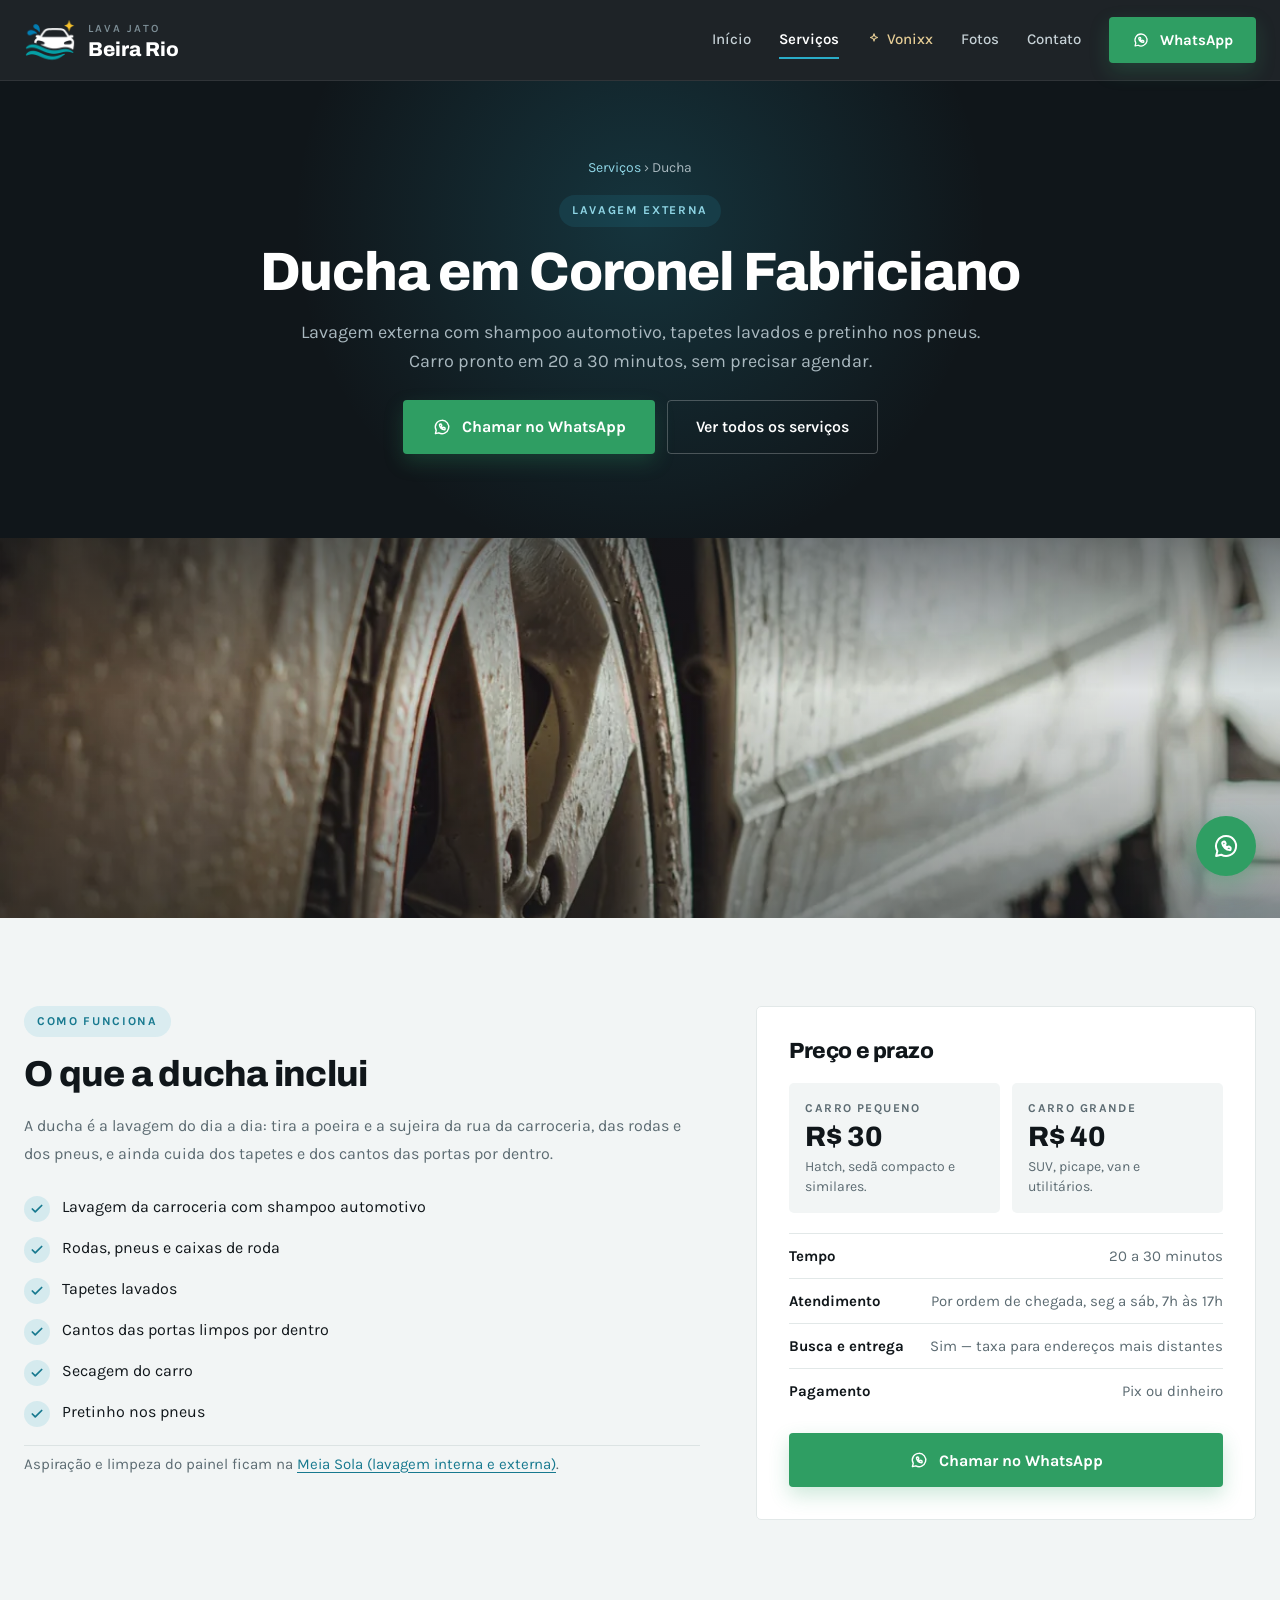
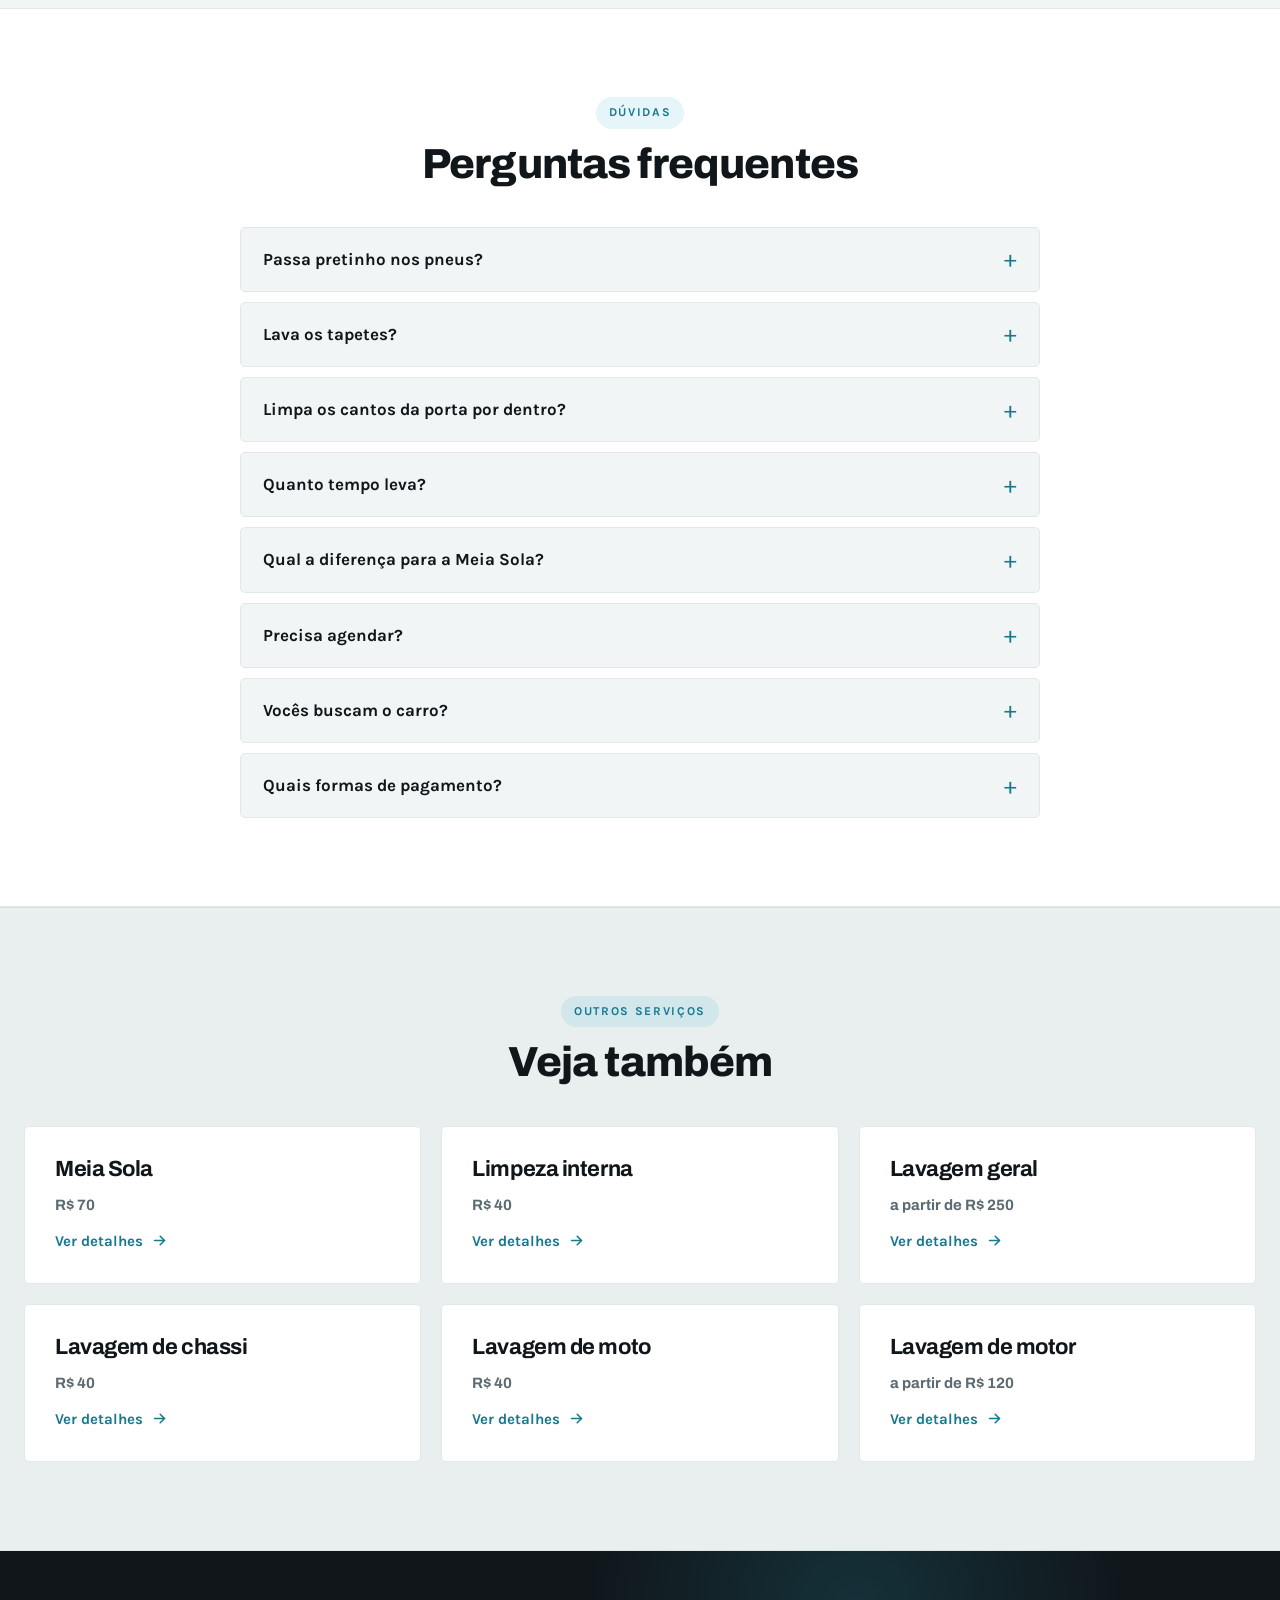
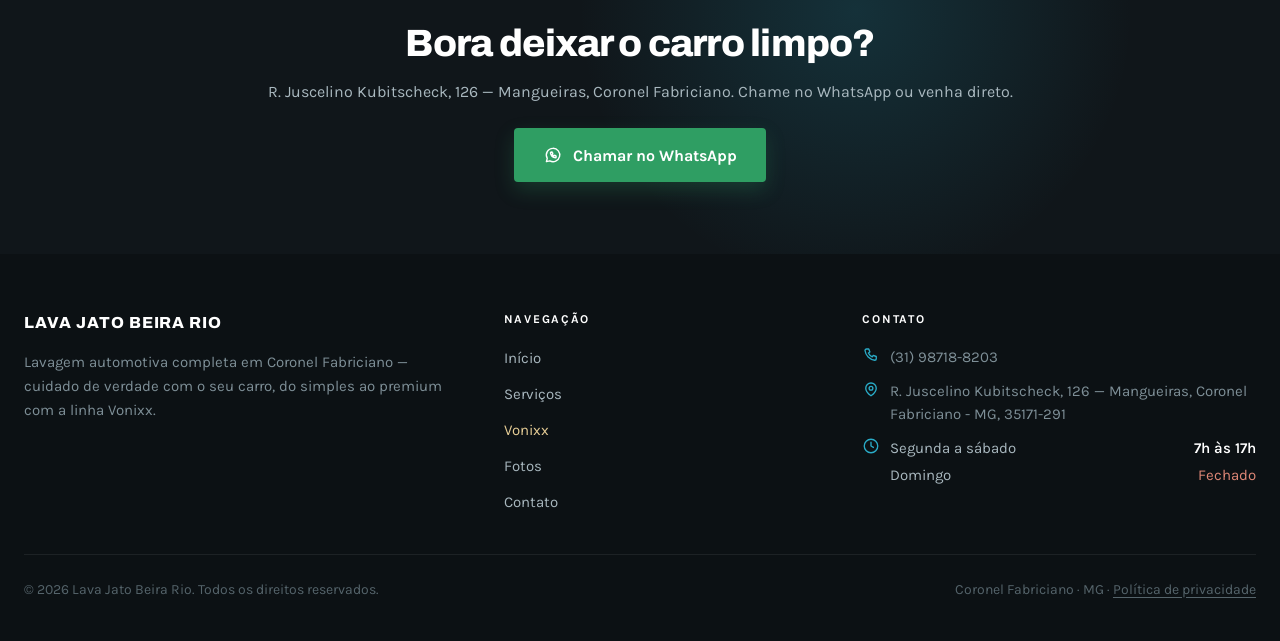
<file: ducha.html>
<!doctype html>
<html lang="pt-BR">
<head>
<meta charset="utf-8">
<meta name="viewport" content="width=device-width, initial-scale=1">

<script>
  // Medição liberada desde o primeiro carregamento, sem aviso de cookies (LGPD: legítimo
  // interesse, explicado em /privacidade). Só fica desligada se o visitante tocou em
  // "Parar de medir este aparelho" — aí o Tag Manager nem é carregado.
  // Precisa vir ANTES do Tag Manager para valer já no primeiro carregamento.
  window.dataLayer = window.dataLayer || [];
  function gtag(){dataLayer.push(arguments);}
  try { window.ljbrMedicaoParada = localStorage.getItem('ljbr-medicao') === 'parado'; } catch (e) {}
  gtag('consent', 'default', {
    ad_storage: 'denied',
    ad_user_data: 'denied',
    ad_personalization: 'denied',
    analytics_storage: window.ljbrMedicaoParada ? 'denied' : 'granted'
  });
</script>

<!-- Google Tag Manager -->
<script>if(!window.ljbrMedicaoParada)(function(w,d,s,l,i){w[l]=w[l]||[];w[l].push({'gtm.start':
new Date().getTime(),event:'gtm.js'});var f=d.getElementsByTagName(s)[0],
j=d.createElement(s),dl=l!='dataLayer'?'&l='+l:'';j.async=true;j.src=
'https://www.googletagmanager.com/gtm.js?id='+i+dl;f.parentNode.insertBefore(j,f);
})(window,document,'script','dataLayer','GTM-PXQNS4SG');</script>
<!-- Fim do Google Tag Manager -->


<title>Ducha em Coronel Fabriciano — Lava Jato Beira Rio</title>
<meta name="description" content="Ducha em Coronel Fabriciano: lavagem externa com shampoo, tapetes lavados e pretinho. R$ 30 carro pequeno, R$ 40 grande. Pronta em 20 a 30 min, sem agendar.">
<link rel="canonical" href="https://lavajatobeirario.com.br/ducha">
<meta name="robots" content="index, follow, max-image-preview:large">
<meta name="theme-color" content="#10161A">

<meta property="og:type" content="website">
<meta property="og:locale" content="pt_BR">
<meta property="og:site_name" content="Lava Jato Beira Rio">
<meta property="og:title" content="Ducha em Coronel Fabriciano — Lava Jato Beira Rio">
<meta property="og:description" content="Ducha em Coronel Fabriciano: lavagem externa com shampoo, tapetes lavados e pretinho. R$ 30 carro pequeno, R$ 40 grande. Pronta em 20 a 30 min, sem agendar.">
<meta property="og:url" content="https://lavajatobeirario.com.br/ducha">
<meta property="og:image" content="https://lavajatobeirario.com.br/assets/img/og-fachada-lava-jato-beira-rio.jpg">
<meta property="og:image:width" content="1200">
<meta property="og:image:height" content="630">
<meta name="twitter:card" content="summary_large_image">
<meta name="twitter:title" content="Ducha em Coronel Fabriciano — Lava Jato Beira Rio">
<meta name="twitter:description" content="Ducha em Coronel Fabriciano: lavagem externa com shampoo, tapetes lavados e pretinho. R$ 30 carro pequeno, R$ 40 grande. Pronta em 20 a 30 min, sem agendar.">
<meta name="twitter:image" content="https://lavajatobeirario.com.br/assets/img/og-fachada-lava-jato-beira-rio.jpg">

<link rel="icon" href="assets/img/favicon-48.png" type="image/png" sizes="48x48">
<link rel="apple-touch-icon" href="assets/img/apple-touch-icon.png">
<link rel="preconnect" href="https://fonts.googleapis.com">
<link rel="preconnect" href="https://fonts.gstatic.com" crossorigin>
<link rel="stylesheet" href="https://fonts.googleapis.com/css2?family=Archivo:wght@600;700;800&family=Karla:wght@400;500;600;700&display=swap">
<link rel="stylesheet" href="assets/css/styles.css">

<script type="application/ld+json">
{
  "@context": "https://schema.org",
  "@graph": [
    {
      "@type": "AutoWash",
      "@id": "https://lavajatobeirario.com.br/#negocio",
      "name": "Lava Jato Beira Rio",
      "alternateName": [
        "Lava Jato do Célio",
        "Lava Jato do Celinho",
        "Lava Jato do Zé Hilton"
      ],
      "url": "https://lavajatobeirario.com.br/",
      "telephone": "+5531987188203",
      "paymentAccepted": "Pix, Dinheiro",
      "priceRange": "R$ 20 - R$ 250",
      "image": "https://lavajatobeirario.com.br/assets/img/og-fachada-lava-jato-beira-rio.jpg",
      "logo": "https://lavajatobeirario.com.br/assets/img/logo-icone-carro-frente.png",
      "hasMap": "https://maps.app.goo.gl/u4JMRQ2kPdUL1wEH8",
      "sameAs": [
        "https://maps.app.goo.gl/u4JMRQ2kPdUL1wEH8"
      ],
      "address": {
        "@type": "PostalAddress",
        "streetAddress": "R. Juscelino Kubitscheck, 126 - Mangueiras",
        "addressLocality": "Coronel Fabriciano",
        "postalCode": "35171-291",
        "addressRegion": "MG",
        "addressCountry": "BR"
      },
      "geo": {
        "@type": "GeoCoordinates",
        "latitude": -19.5311584,
        "longitude": -42.6014102
      },
      "openingHoursSpecification": [
        {
          "@type": "OpeningHoursSpecification",
          "dayOfWeek": [
            "Monday",
            "Tuesday",
            "Wednesday",
            "Thursday",
            "Friday",
            "Saturday"
          ],
          "opens": "07:00",
          "closes": "17:00"
        }
      ]
    },
    {
      "@type": "BreadcrumbList",
      "itemListElement": [
        {
          "@type": "ListItem",
          "position": 1,
          "name": "Início",
          "item": "https://lavajatobeirario.com.br/"
        },
        {
          "@type": "ListItem",
          "position": 2,
          "name": "Serviços",
          "item": "https://lavajatobeirario.com.br/servicos"
        },
        {
          "@type": "ListItem",
          "position": 3,
          "name": "Ducha",
          "item": "https://lavajatobeirario.com.br/ducha"
        }
      ]
    },
    {
      "@type": "Service",
      "name": "Ducha",
      "serviceType": "Lavagem externa automotiva",
      "description": "Ducha em Coronel Fabriciano: lavagem externa com shampoo, tapetes lavados e pretinho. R$ 30 carro pequeno, R$ 40 grande. Pronta em 20 a 30 min, sem agendar.",
      "url": "https://lavajatobeirario.com.br/ducha",
      "provider": {
        "@id": "https://lavajatobeirario.com.br/#negocio"
      },
      "areaServed": {
        "@type": "City",
        "name": "Coronel Fabriciano"
      },
      "offers": [
        {
          "@type": "Offer",
          "name": "Carro pequeno",
          "price": "30",
          "priceCurrency": "BRL"
        },
        {
          "@type": "Offer",
          "name": "Carro grande",
          "price": "40",
          "priceCurrency": "BRL"
        }
      ]
    },
    {
      "@type": "FAQPage",
      "mainEntity": [
        {
          "@type": "Question",
          "name": "Passa pretinho nos pneus?",
          "acceptedAnswer": {
            "@type": "Answer",
            "text": "Sim, toda ducha termina com pretinho nos pneus."
          }
        },
        {
          "@type": "Question",
          "name": "Lava os tapetes?",
          "acceptedAnswer": {
            "@type": "Answer",
            "text": "Sim, os tapetes são lavados junto."
          }
        },
        {
          "@type": "Question",
          "name": "Limpa os cantos da porta por dentro?",
          "acceptedAnswer": {
            "@type": "Answer",
            "text": "Sim, os cantos das portas são limpos por dentro."
          }
        },
        {
          "@type": "Question",
          "name": "Quanto tempo leva?",
          "acceptedAnswer": {
            "@type": "Answer",
            "text": "De 20 a 30 minutos."
          }
        },
        {
          "@type": "Question",
          "name": "Qual a diferença para a Meia Sola?",
          "acceptedAnswer": {
            "@type": "Answer",
            "text": "A Meia Sola é a lavagem interna e externa: além do que a ducha faz, aspira o carro e o porta-malas e limpa painel, portas e vidros por dentro. Custa R$ 70 no carro pequeno e R$ 90 no grande."
          }
        },
        {
          "@type": "Question",
          "name": "Precisa agendar?",
          "acceptedAnswer": {
            "@type": "Answer",
            "text": "Não. O atendimento é por ordem de chegada, de segunda a sábado, das 7h às 17h. Se preferir, deixe o carro e busque depois, ou combine um horário pelo WhatsApp (31) 98718-8203."
          }
        },
        {
          "@type": "Question",
          "name": "Vocês buscam o carro?",
          "acceptedAnswer": {
            "@type": "Answer",
            "text": "Sim, a gente busca e leva o carro. Para endereços mais distantes é cobrada uma taxa — manda o endereço no WhatsApp que a gente informa."
          }
        },
        {
          "@type": "Question",
          "name": "Quais formas de pagamento?",
          "acceptedAnswer": {
            "@type": "Answer",
            "text": "Pix ou dinheiro."
          }
        }
      ]
    }
  ]
}
</script>
</head>
<body>

<!-- Google Tag Manager (noscript) -->
<noscript><iframe src="https://www.googletagmanager.com/ns.html?id=GTM-PXQNS4SG"
height="0" width="0" style="display:none;visibility:hidden"></iframe></noscript>

<header class="topo">
  <div class="container">
    <a class="marca" href="/" aria-label="Lava Jato Beira Rio — página inicial">
      <img class="marca__logo" src="assets/img/logo-cabecalho.png" width="52" height="52" alt="">
      <span class="marca__texto">
        <span class="marca__sobre">LAVA JATO</span>
        <span class="marca__nome">Beira Rio</span>
      </span>
    </a>

    <button class="menu-btn" type="button" data-menu-btn aria-expanded="false" aria-controls="menu-principal" aria-label="Abrir menu">
      <svg width="22" height="22" viewBox="0 0 24 24" fill="none" stroke="currentColor" stroke-width="2" stroke-linecap="round" aria-hidden="true"><path d="M4 7h16"></path><path d="M4 12h16"></path><path d="M4 17h16"></path></svg>
    </button>

    <nav class="nav" id="menu-principal" data-nav aria-label="Menu principal">
      <a class="nav__link" href="/">Início</a>
      <a class="nav__link ativo" href="/servicos">Serviços</a>
      <a class="nav__link nav__link--vonixx" href="/vonixx">
        <svg width="14" height="14" viewBox="0 0 24 24" fill="none" stroke="currentColor" stroke-width="1.8" stroke-linejoin="round" aria-hidden="true"><path d="M12 3l1.7 4.6L18 9.3l-4.3 1.7L12 15.6l-1.7-4.6L6 9.3l4.3-1.7L12 3z"></path></svg>
        Vonixx
      </a>
      <a class="nav__link" href="/fotos">Fotos</a>
      <a class="nav__link" href="/contato">Contato</a>
      <a class="btn btn--whatsapp nav__cta" href="https://wa.me/5531987188203?text=Ol%C3%A1!%20Quero%20fazer%20uma%20ducha%20no%20meu%20carro." target="_blank" rel="noopener">
        <svg width="18" height="18" viewBox="0 0 24 24" fill="none" stroke="currentColor" stroke-width="1.7" stroke-linecap="round" stroke-linejoin="round" aria-hidden="true"><path d="M12 4a8 8 0 0 0-6.9 12l-1 4 4.1-1A8 8 0 1 0 12 4z"></path><path d="M9 9.4c0-.3.2-.6.5-.7l1-.3c.3 0 .6.1.7.4l.5 1.1c.1.3 0 .6-.2.8l-.5.4c.4.9 1.1 1.6 2 2l.4-.5c.2-.2.5-.3.8-.2l1.1.5c.3.1.4.4.4.7v1c0 .4-.3.7-.7.7-3-.1-5.5-2.5-6-5.4z"></path></svg>
        WhatsApp
      </a>
    </nav>
  </div>
</header>

<main>

  <section class="hero hero--centro">
    <div class="container">
      <nav class="migalha" aria-label="Você está em">
        <a href="/servicos">Serviços</a> <span aria-hidden="true">›</span> <span aria-current="page">Ducha</span>
      </nav>
      <span class="olho olho--escuro">Lavagem externa</span>
      <h1>Ducha em Coronel Fabriciano</h1>
      <p class="lead lead--escura">Lavagem externa com shampoo automotivo, tapetes lavados e pretinho nos pneus. Carro pronto em 20 a 30 minutos, sem precisar agendar.</p>
      <div class="hero-servico__acoes">
        <a class="btn btn--whatsapp" href="https://wa.me/5531987188203?text=Ol%C3%A1!%20Quero%20fazer%20uma%20ducha%20no%20meu%20carro." target="_blank" rel="noopener">
          <svg width="20" height="20" viewBox="0 0 24 24" fill="none" stroke="currentColor" stroke-width="1.7" stroke-linecap="round" stroke-linejoin="round" aria-hidden="true"><path d="M12 4a8 8 0 0 0-6.9 12l-1 4 4.1-1A8 8 0 1 0 12 4z"></path><path d="M9 9.4c0-.3.2-.6.5-.7l1-.3c.3 0 .6.1.7.4l.5 1.1c.1.3 0 .6-.2.8l-.5.4c.4.9 1.1 1.6 2 2l.4-.5c.2-.2.5-.3.8-.2l1.1.5c.3.1.4.4.4.7v1c0 .4-.3.7-.7.7-3-.1-5.5-2.5-6-5.4z"></path></svg>
          Chamar no WhatsApp
        </a>
        <a class="btn btn--linha-clara" href="/servicos">Ver todos os serviços</a>
      </div>
    </div>
  </section>

  <div class="faixa-imagem faixa-imagem--servico">
    <img src="assets/img/lavagem-externa.webp" alt="Carro coberto de espuma de shampoo automotivo durante a ducha" width="1200" height="900" decoding="async">
  </div>

  <section class="secao">
    <div class="container servico-sobre">
      <div class="pilha" style="gap:18px;">
        <span class="olho" style="align-self:flex-start;">Como funciona</span>
        <h2>O que a ducha inclui</h2>
        <p>A ducha é a lavagem do dia a dia: tira a poeira e a sujeira da rua da carroceria, das rodas e dos pneus, e ainda cuida dos tapetes e dos cantos das portas por dentro.</p>
        <ul class="lista-beneficios lista-beneficios--agua">
          <li>
            <span class="tick" aria-hidden="true"><svg width="14" height="14" viewBox="0 0 24 24" fill="none" stroke="currentColor" stroke-width="3" stroke-linecap="round" stroke-linejoin="round"><path d="M20 6L9 17l-5-5"></path></svg></span>
            Lavagem da carroceria com shampoo automotivo
          </li>
          <li>
            <span class="tick" aria-hidden="true"><svg width="14" height="14" viewBox="0 0 24 24" fill="none" stroke="currentColor" stroke-width="3" stroke-linecap="round" stroke-linejoin="round"><path d="M20 6L9 17l-5-5"></path></svg></span>
            Rodas, pneus e caixas de roda
          </li>
          <li>
            <span class="tick" aria-hidden="true"><svg width="14" height="14" viewBox="0 0 24 24" fill="none" stroke="currentColor" stroke-width="3" stroke-linecap="round" stroke-linejoin="round"><path d="M20 6L9 17l-5-5"></path></svg></span>
            Tapetes lavados
          </li>
          <li>
            <span class="tick" aria-hidden="true"><svg width="14" height="14" viewBox="0 0 24 24" fill="none" stroke="currentColor" stroke-width="3" stroke-linecap="round" stroke-linejoin="round"><path d="M20 6L9 17l-5-5"></path></svg></span>
            Cantos das portas limpos por dentro
          </li>
          <li>
            <span class="tick" aria-hidden="true"><svg width="14" height="14" viewBox="0 0 24 24" fill="none" stroke="currentColor" stroke-width="3" stroke-linecap="round" stroke-linejoin="round"><path d="M20 6L9 17l-5-5"></path></svg></span>
            Secagem do carro
          </li>
          <li>
            <span class="tick" aria-hidden="true"><svg width="14" height="14" viewBox="0 0 24 24" fill="none" stroke="currentColor" stroke-width="3" stroke-linecap="round" stroke-linejoin="round"><path d="M20 6L9 17l-5-5"></path></svg></span>
            Pretinho nos pneus
          </li>
        </ul>
        <p class="servico-sobre__nota">Aspiração e limpeza do painel ficam na <a href="/lavagem-interna-e-externa">Meia Sola (lavagem interna e externa)</a>.</p>
      </div>

      <aside class="card-resumo" aria-label="Resumo do serviço">
        <h2>Preço e prazo</h2>
        <div class="card-resumo__precos">
            <div class="card-resumo__preco">
              <span>Carro pequeno</span>
              <strong>R$ 30</strong>
              <small>Hatch, sedã compacto e similares.</small>
            </div>
            <div class="card-resumo__preco">
              <span>Carro grande</span>
              <strong>R$ 40</strong>
              <small>SUV, picape, van e utilitários.</small>
            </div>
        </div>
        <dl class="card-resumo__dados">
          <div><dt>Tempo</dt><dd>20 a 30 minutos</dd></div>
          <div><dt>Atendimento</dt><dd>Por ordem de chegada, seg a sáb, 7h às 17h</dd></div>
          <div><dt>Busca e entrega</dt><dd>Sim — taxa para endereços mais distantes</dd></div>
          <div><dt>Pagamento</dt><dd>Pix ou dinheiro</dd></div>
        </dl>
        <a class="btn btn--whatsapp btn--bloco" href="https://wa.me/5531987188203?text=Ol%C3%A1!%20Quero%20fazer%20uma%20ducha%20no%20meu%20carro." target="_blank" rel="noopener">
          <svg width="20" height="20" viewBox="0 0 24 24" fill="none" stroke="currentColor" stroke-width="1.7" stroke-linecap="round" stroke-linejoin="round" aria-hidden="true"><path d="M12 4a8 8 0 0 0-6.9 12l-1 4 4.1-1A8 8 0 1 0 12 4z"></path><path d="M9 9.4c0-.3.2-.6.5-.7l1-.3c.3 0 .6.1.7.4l.5 1.1c.1.3 0 .6-.2.8l-.5.4c.4.9 1.1 1.6 2 2l.4-.5c.2-.2.5-.3.8-.2l1.1.5c.3.1.4.4.4.7v1c0 .4-.3.7-.7.7-3-.1-5.5-2.5-6-5.4z"></path></svg>
          Chamar no WhatsApp
        </a>
      </aside>
    </div>
  </section>

  <section class="secao secao--branca">
    <div class="container">
      <div class="cabecalho-secao">
        <span class="olho">Dúvidas</span>
        <h2 class="titulo-secao">Perguntas frequentes</h2>
      </div>
      <div class="faq">
        <details class="faq__item">
          <summary>Passa pretinho nos pneus?</summary>
          <p>Sim, toda ducha termina com pretinho nos pneus.</p>
        </details>
        <details class="faq__item">
          <summary>Lava os tapetes?</summary>
          <p>Sim, os tapetes são lavados junto.</p>
        </details>
        <details class="faq__item">
          <summary>Limpa os cantos da porta por dentro?</summary>
          <p>Sim, os cantos das portas são limpos por dentro.</p>
        </details>
        <details class="faq__item">
          <summary>Quanto tempo leva?</summary>
          <p>De 20 a 30 minutos.</p>
        </details>
        <details class="faq__item">
          <summary>Qual a diferença para a Meia Sola?</summary>
          <p>A Meia Sola é a lavagem interna e externa: além do que a ducha faz, aspira o carro e o porta-malas e limpa painel, portas e vidros por dentro. Custa R$ 70 no carro pequeno e R$ 90 no grande.</p>
        </details>
        <details class="faq__item">
          <summary>Precisa agendar?</summary>
          <p>Não. O atendimento é por ordem de chegada, de segunda a sábado, das 7h às 17h. Se preferir, deixe o carro e busque depois, ou combine um horário pelo WhatsApp (31) 98718-8203.</p>
        </details>
        <details class="faq__item">
          <summary>Vocês buscam o carro?</summary>
          <p>Sim, a gente busca e leva o carro. Para endereços mais distantes é cobrada uma taxa — manda o endereço no WhatsApp que a gente informa.</p>
        </details>
        <details class="faq__item">
          <summary>Quais formas de pagamento?</summary>
          <p>Pix ou dinheiro.</p>
        </details>
      </div>
    </div>
  </section>

  <section class="secao secao--alt">
    <div class="container">
      <div class="cabecalho-secao">
        <span class="olho">Outros serviços</span>
        <h2 class="titulo-secao">Veja também</h2>
      </div>
      <div class="grade grade--3">
        <a class="card card--link" href="/lavagem-interna-e-externa">
          <h3>Meia Sola</h3>
          <p class="preco">R$ 70</p>
          <span class="card__mais">Ver detalhes <svg width="17" height="17" viewBox="0 0 24 24" fill="none" stroke="currentColor" stroke-width="2.2" stroke-linecap="round" stroke-linejoin="round" aria-hidden="true"><path d="M5 12h14"></path><path d="M13 6l6 6-6 6"></path></svg></span>
        </a>
        <a class="card card--link" href="/limpeza-interna">
          <h3>Limpeza interna</h3>
          <p class="preco">R$ 40</p>
          <span class="card__mais">Ver detalhes <svg width="17" height="17" viewBox="0 0 24 24" fill="none" stroke="currentColor" stroke-width="2.2" stroke-linecap="round" stroke-linejoin="round" aria-hidden="true"><path d="M5 12h14"></path><path d="M13 6l6 6-6 6"></path></svg></span>
        </a>
        <a class="card card--link" href="/lavagem-geral">
          <h3>Lavagem geral</h3>
          <p class="preco">a partir de R$ 250</p>
          <span class="card__mais">Ver detalhes <svg width="17" height="17" viewBox="0 0 24 24" fill="none" stroke="currentColor" stroke-width="2.2" stroke-linecap="round" stroke-linejoin="round" aria-hidden="true"><path d="M5 12h14"></path><path d="M13 6l6 6-6 6"></path></svg></span>
        </a>
        <a class="card card--link" href="/lavagem-de-chassi">
          <h3>Lavagem de chassi</h3>
          <p class="preco">R$ 40</p>
          <span class="card__mais">Ver detalhes <svg width="17" height="17" viewBox="0 0 24 24" fill="none" stroke="currentColor" stroke-width="2.2" stroke-linecap="round" stroke-linejoin="round" aria-hidden="true"><path d="M5 12h14"></path><path d="M13 6l6 6-6 6"></path></svg></span>
        </a>
        <a class="card card--link" href="/lavagem-de-moto">
          <h3>Lavagem de moto</h3>
          <p class="preco">R$ 40</p>
          <span class="card__mais">Ver detalhes <svg width="17" height="17" viewBox="0 0 24 24" fill="none" stroke="currentColor" stroke-width="2.2" stroke-linecap="round" stroke-linejoin="round" aria-hidden="true"><path d="M5 12h14"></path><path d="M13 6l6 6-6 6"></path></svg></span>
        </a>
        <a class="card card--link" href="/lavagem-de-motor">
          <h3>Lavagem de motor</h3>
          <p class="preco">a partir de R$ 120</p>
          <span class="card__mais">Ver detalhes <svg width="17" height="17" viewBox="0 0 24 24" fill="none" stroke="currentColor" stroke-width="2.2" stroke-linecap="round" stroke-linejoin="round" aria-hidden="true"><path d="M5 12h14"></path><path d="M13 6l6 6-6 6"></path></svg></span>
        </a>
      </div>
    </div>
  </section>

  <section class="faixa-cta">
    <div class="container">
      <h2>Bora deixar o carro limpo?</h2>
      <p>R. Juscelino Kubitscheck, 126 — Mangueiras, Coronel Fabriciano. Chame no WhatsApp ou venha direto.</p>
      <div class="faixa-cta__acoes">
        <a class="btn btn--whatsapp" href="https://wa.me/5531987188203?text=Ol%C3%A1!%20Quero%20fazer%20uma%20ducha%20no%20meu%20carro." target="_blank" rel="noopener">
          <svg width="20" height="20" viewBox="0 0 24 24" fill="none" stroke="currentColor" stroke-width="1.7" stroke-linecap="round" stroke-linejoin="round" aria-hidden="true"><path d="M12 4a8 8 0 0 0-6.9 12l-1 4 4.1-1A8 8 0 1 0 12 4z"></path><path d="M9 9.4c0-.3.2-.6.5-.7l1-.3c.3 0 .6.1.7.4l.5 1.1c.1.3 0 .6-.2.8l-.5.4c.4.9 1.1 1.6 2 2l.4-.5c.2-.2.5-.3.8-.2l1.1.5c.3.1.4.4.4.7v1c0 .4-.3.7-.7.7-3-.1-5.5-2.5-6-5.4z"></path></svg>
          Chamar no WhatsApp
        </a>
      </div>
    </div>
  </section>

</main>

<footer class="rodape">
  <div class="container">
    <div class="rodape__grid">
      <div class="pilha" style="gap:14px;">
        <span class="rodape__marca">LAVA JATO BEIRA RIO</span>
        <p>Lavagem automotiva completa em Coronel Fabriciano — cuidado de verdade com o seu carro, do simples ao premium com a linha Vonixx.</p>
      </div>

      <nav class="rodape__links" aria-label="Navegação do rodapé">
        <span class="rodape__titulo">Navegação</span>
        <a href="/">Início</a>
        <a href="/servicos">Serviços</a>
        <a class="ouro" href="/vonixx">Vonixx</a>
        <a href="/fotos">Fotos</a>
        <a href="/contato">Contato</a>
      </nav>

      <div class="rodape__contato">
        <span class="rodape__titulo">Contato</span>
        <p class="rodape__item">
          <svg width="18" height="18" viewBox="0 0 24 24" fill="none" stroke="currentColor" stroke-width="1.8" stroke-linecap="round" stroke-linejoin="round" aria-hidden="true"><path d="M6 4h3l1.5 4-2 1.3a11 11 0 0 0 5.2 5.2l1.3-2 4 1.5v3a2 2 0 0 1-2 2A15 15 0 0 1 4 6a2 2 0 0 1 2-2z"></path></svg>
          <a href="tel:+5531987188203" style="color:inherit;">(31) 98718-8203</a>
        </p>
        <p class="rodape__item">
          <svg width="18" height="18" viewBox="0 0 24 24" fill="none" stroke="currentColor" stroke-width="1.8" stroke-linecap="round" stroke-linejoin="round" aria-hidden="true"><path d="M12 21s-7-4.6-7-10a7 7 0 0 1 14 0c0 5.4-7 10-7 10z"></path><circle cx="12" cy="11" r="2.5"></circle></svg>
          <span>R. Juscelino Kubitscheck, 126 — Mangueiras, Coronel Fabriciano - MG, 35171-291</span>
        </p>
        <div class="rodape__item">
          <svg width="18" height="18" viewBox="0 0 24 24" fill="none" stroke="currentColor" stroke-width="1.8" stroke-linecap="round" stroke-linejoin="round" aria-hidden="true"><circle cx="12" cy="12" r="9"></circle><path d="M12 7v5l3.2 1.9"></path></svg>
          <span class="rodape__horas">
            <span class="rodape__hora"><span>Segunda a sábado</span><strong>7h às 17h</strong></span>
            <span class="rodape__hora"><span>Domingo</span><span class="fechado">Fechado</span></span>
          </span>
        </div>
      </div>
    </div>

    <div class="rodape__base">
      <span>© <span data-ano>2026</span> Lava Jato Beira Rio. Todos os direitos reservados.</span>
      <span>Coronel Fabriciano · MG · <a class="rodape__privacidade" href="/privacidade">Política de privacidade</a></span>
    </div>
  </div>
</footer>

<a class="wa-flutuante" href="https://wa.me/5531987188203?text=Ol%C3%A1!%20Quero%20fazer%20uma%20ducha%20no%20meu%20carro." target="_blank" rel="noopener" aria-label="Chamar no WhatsApp">
  <svg width="30" height="30" viewBox="0 0 24 24" fill="none" stroke="currentColor" stroke-width="1.6" stroke-linecap="round" stroke-linejoin="round" aria-hidden="true"><path d="M12 4a8 8 0 0 0-6.9 12l-1 4 4.1-1A8 8 0 1 0 12 4z"></path><path d="M9 9.4c0-.3.2-.6.5-.7l1-.3c.3 0 .6.1.7.4l.5 1.1c.1.3 0 .6-.2.8l-.5.4c.4.9 1.1 1.6 2 2l.4-.5c.2-.2.5-.3.8-.2l1.1.5c.3.1.4.4.4.7v1c0 .4-.3.7-.7.7-3-.1-5.5-2.5-6-5.4z"></path></svg>
</a>

<script src="assets/js/main.js" defer></script>
<script src="https://s.derson.cloud/s.js" data-site="51dd9afd9cdae9f6" defer></script>
</body>
</html>
</file>
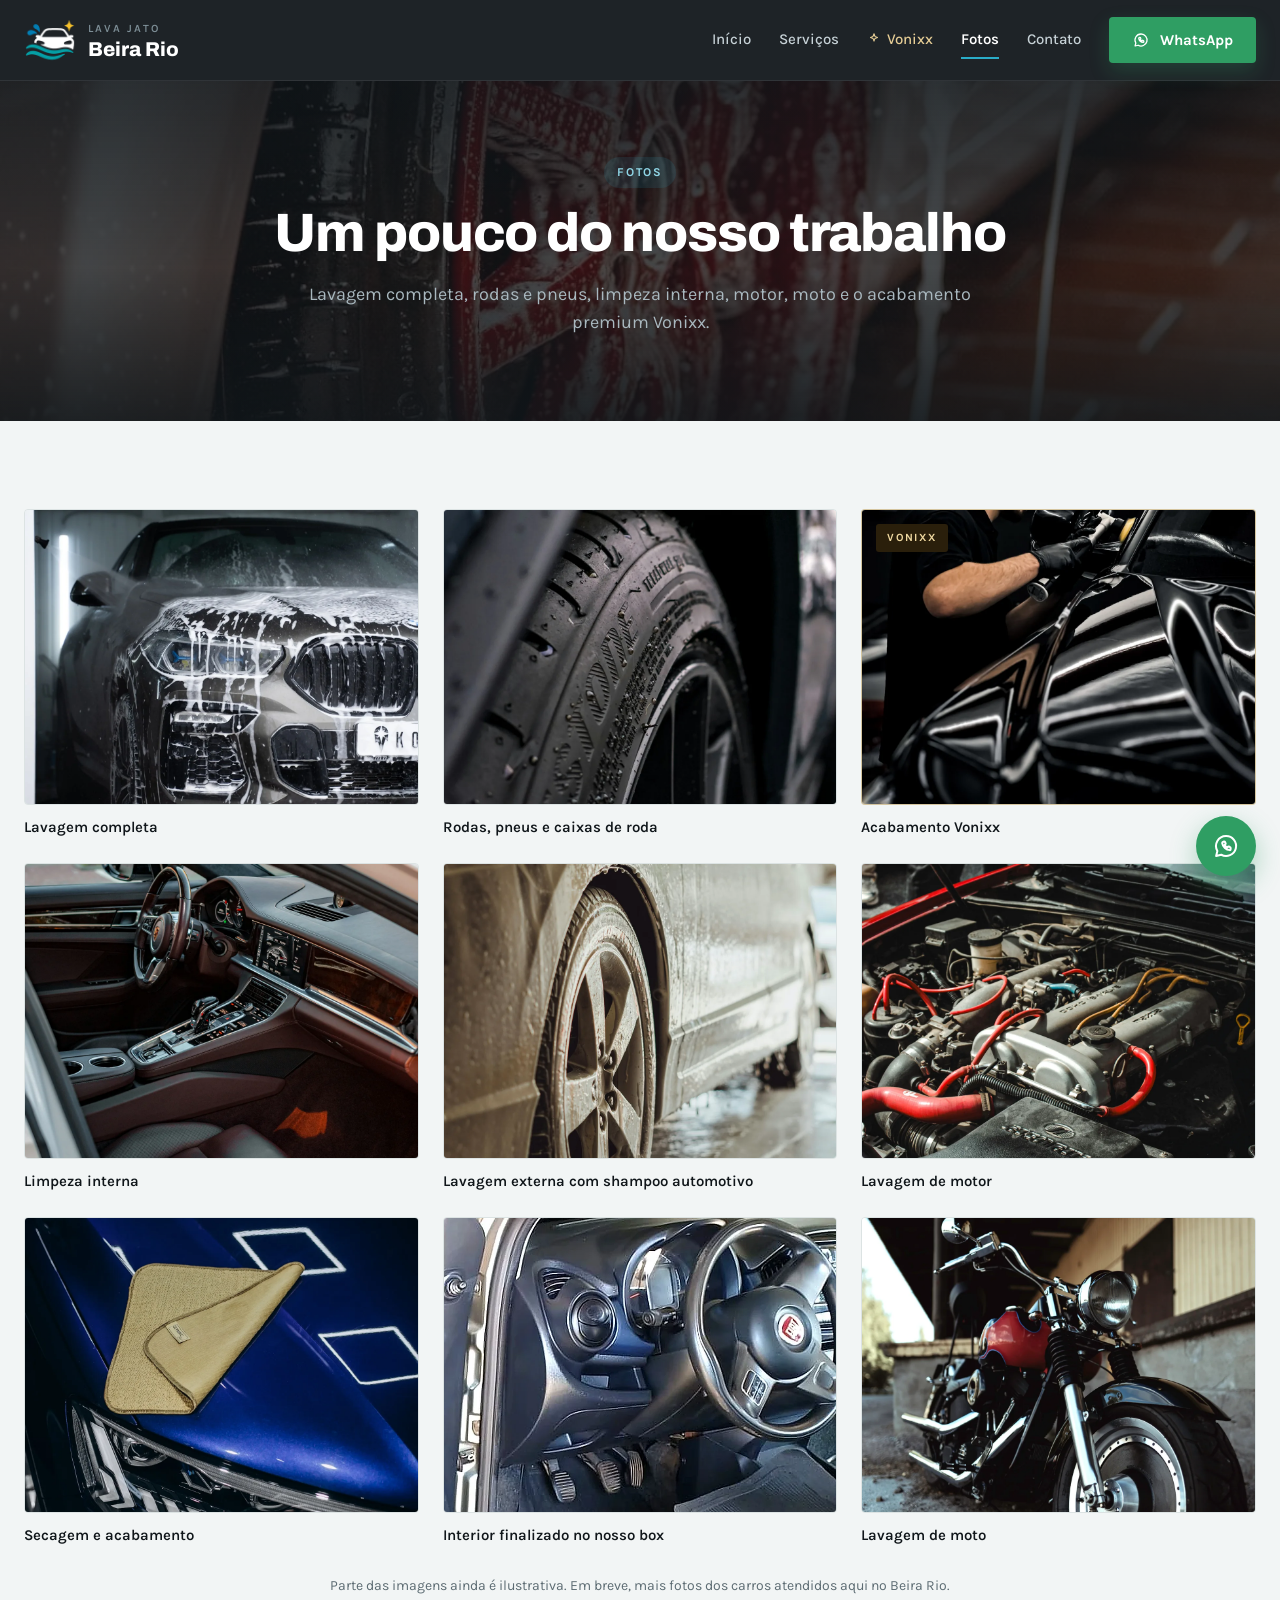
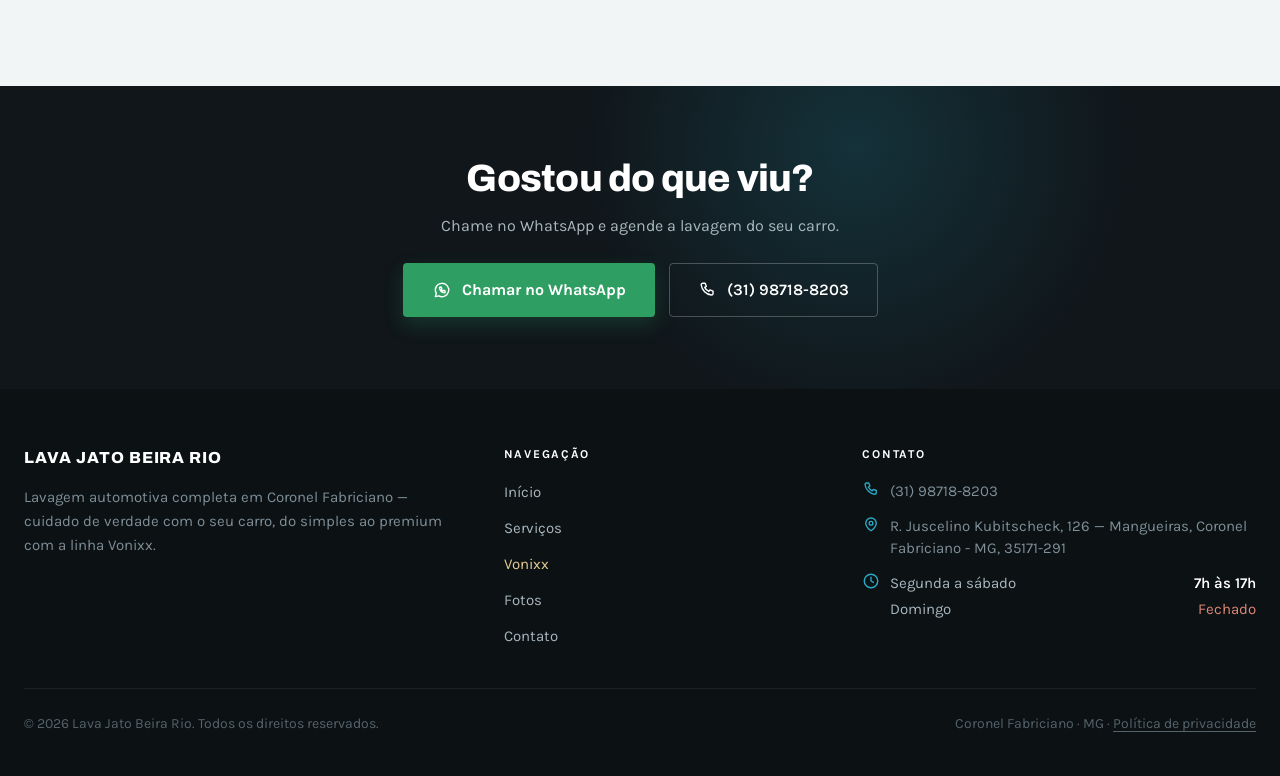
<file: fotos.html>
<!doctype html>
<html lang="pt-BR">
<head>
<meta charset="utf-8">
<meta name="viewport" content="width=device-width, initial-scale=1">

<script>
  // Medição liberada desde o primeiro carregamento, sem aviso de cookies (LGPD: legítimo
  // interesse, explicado em /privacidade). Só fica desligada se o visitante tocou em
  // "Parar de medir este aparelho" — aí o Tag Manager nem é carregado.
  // Precisa vir ANTES do Tag Manager para valer já no primeiro carregamento.
  window.dataLayer = window.dataLayer || [];
  function gtag(){dataLayer.push(arguments);}
  try { window.ljbrMedicaoParada = localStorage.getItem('ljbr-medicao') === 'parado'; } catch (e) {}
  gtag('consent', 'default', {
    ad_storage: 'denied',
    ad_user_data: 'denied',
    ad_personalization: 'denied',
    analytics_storage: window.ljbrMedicaoParada ? 'denied' : 'granted'
  });
</script>

<!-- Google Tag Manager -->
<script>if(!window.ljbrMedicaoParada)(function(w,d,s,l,i){w[l]=w[l]||[];w[l].push({'gtm.start':
new Date().getTime(),event:'gtm.js'});var f=d.getElementsByTagName(s)[0],
j=d.createElement(s),dl=l!='dataLayer'?'&l='+l:'';j.async=true;j.src=
'https://www.googletagmanager.com/gtm.js?id='+i+dl;f.parentNode.insertBefore(j,f);
})(window,document,'script','dataLayer','GTM-PXQNS4SG');</script>
<!-- Fim do Google Tag Manager -->


<title>Fotos dos trabalhos — Lava Jato Beira Rio</title>
<meta name="description" content="Veja os serviços do Lava Jato Beira Rio: lavagem completa, rodas e pneus, limpeza interna, motor, moto e o acabamento Vonixx.">
<link rel="canonical" href="https://lavajatobeirario.com.br/fotos">
<meta name="robots" content="index, follow, max-image-preview:large">
<meta name="theme-color" content="#10161A">

<meta property="og:type" content="website">
<meta property="og:locale" content="pt_BR">
<meta property="og:site_name" content="Lava Jato Beira Rio">
<meta property="og:title" content="Fotos dos nossos trabalhos — Lava Jato Beira Rio">
<meta property="og:description" content="Lavagem completa, limpeza interna, motor, moto e o acabamento premium Vonixx.">
<meta property="og:url" content="https://lavajatobeirario.com.br/fotos">
<meta property="og:image" content="https://lavajatobeirario.com.br/assets/img/og-fachada-lava-jato-beira-rio.jpg">
<meta property="og:image:width" content="1200">
<meta property="og:image:height" content="630">
<meta name="twitter:card" content="summary_large_image">
<meta name="twitter:title" content="Fotos dos trabalhos — Lava Jato Beira Rio">
<meta name="twitter:description" content="Lavagem completa, limpeza interna, motor, moto e o acabamento premium Vonixx.">
<meta name="twitter:image" content="https://lavajatobeirario.com.br/assets/img/og-fachada-lava-jato-beira-rio.jpg">

<link rel="icon" href="assets/img/favicon-48.png" type="image/png" sizes="48x48">
<link rel="apple-touch-icon" href="assets/img/apple-touch-icon.png">
<link rel="preconnect" href="https://fonts.googleapis.com">
<link rel="preconnect" href="https://fonts.gstatic.com" crossorigin>
<link rel="stylesheet" href="https://fonts.googleapis.com/css2?family=Archivo:wght@600;700;800&family=Karla:wght@400;500;600;700&display=swap">
<link rel="stylesheet" href="assets/css/styles.css">

<script type="application/ld+json">
{
  "@context": "https://schema.org",
  "@type": "BreadcrumbList",
  "itemListElement": [
    { "@type": "ListItem", "position": 1, "name": "Início", "item": "https://lavajatobeirario.com.br/" },
    { "@type": "ListItem", "position": 2, "name": "Fotos", "item": "https://lavajatobeirario.com.br/fotos" }
  ]
}
</script>
</head>
<body>

<!-- Google Tag Manager (noscript) -->
<noscript><iframe src="https://www.googletagmanager.com/ns.html?id=GTM-PXQNS4SG"
height="0" width="0" style="display:none;visibility:hidden"></iframe></noscript>

<header class="topo">
  <div class="container">
    <a class="marca" href="/" aria-label="Lava Jato Beira Rio — página inicial">
      <img class="marca__logo" src="assets/img/logo-cabecalho.png" width="52" height="52" alt="">
      <span class="marca__texto">
        <span class="marca__sobre">LAVA JATO</span>
        <span class="marca__nome">Beira Rio</span>
      </span>
    </a>

    <button class="menu-btn" type="button" data-menu-btn aria-expanded="false" aria-controls="menu-principal" aria-label="Abrir menu">
      <svg width="22" height="22" viewBox="0 0 24 24" fill="none" stroke="currentColor" stroke-width="2" stroke-linecap="round" aria-hidden="true"><path d="M4 7h16"></path><path d="M4 12h16"></path><path d="M4 17h16"></path></svg>
    </button>

    <nav class="nav" id="menu-principal" data-nav aria-label="Menu principal">
      <a class="nav__link" href="/">Início</a>
      <a class="nav__link" href="/servicos">Serviços</a>
      <a class="nav__link nav__link--vonixx" href="/vonixx">
        <svg width="14" height="14" viewBox="0 0 24 24" fill="none" stroke="currentColor" stroke-width="1.8" stroke-linejoin="round" aria-hidden="true"><path d="M12 3l1.7 4.6L18 9.3l-4.3 1.7L12 15.6l-1.7-4.6L6 9.3l4.3-1.7L12 3z"></path></svg>
        Vonixx
      </a>
      <a class="nav__link ativo" href="/fotos" aria-current="page">Fotos</a>
      <a class="nav__link" href="/contato">Contato</a>
      <a class="btn btn--whatsapp nav__cta" href="https://wa.me/5531987188203?text=Ol%C3%A1!%20Quero%20agendar%20uma%20lavagem." target="_blank" rel="noopener">
        <svg width="18" height="18" viewBox="0 0 24 24" fill="none" stroke="currentColor" stroke-width="1.7" stroke-linecap="round" stroke-linejoin="round" aria-hidden="true"><path d="M12 4a8 8 0 0 0-6.9 12l-1 4 4.1-1A8 8 0 1 0 12 4z"></path><path d="M9 9.4c0-.3.2-.6.5-.7l1-.3c.3 0 .6.1.7.4l.5 1.1c.1.3 0 .6-.2.8l-.5.4c.4.9 1.1 1.6 2 2l.4-.5c.2-.2.5-.3.8-.2l1.1.5c.3.1.4.4.4.7v1c0 .4-.3.7-.7.7-3-.1-5.5-2.5-6-5.4z"></path></svg>
        WhatsApp
      </a>
    </nav>
  </div>
</header>

<main>

  <section class="hero hero--centro hero--foto">
    <div class="container">
      <span class="olho olho--escuro">Fotos</span>
      <h1>Um pouco do nosso trabalho</h1>
      <p class="lead lead--escura">Lavagem completa, rodas e pneus, limpeza interna, motor, moto e o acabamento premium Vonixx.</p>
    </div>
  </section>

  <section class="secao">
    <div class="container">


      <div class="galeria galeria--grande">
        <figure class="foto">
          <div class="foto__area">
            <img src="assets/img/lavagem-completa.webp" alt="Carro coberto de espuma durante a lavagem externa no lava jato" width="1200" height="900" decoding="async">
          </div>
          <figcaption class="foto__legenda">Lavagem completa</figcaption>
        </figure>

        <figure class="foto">
          <div class="foto__area">
            <img src="assets/img/rodas-e-pneus.webp" alt="Pneu e roda de carro em detalhe, ainda molhados depois da lavagem" width="1200" height="900" decoding="async">
          </div>
          <figcaption class="foto__legenda">Rodas, pneus e caixas de roda</figcaption>
        </figure>

        <figure class="foto">
          <div class="foto__area foto__area--ouro">
            <img src="assets/img/acabamento-vonixx.webp" alt="Profissional aplicando polimento e cera na lataria preta de um carro" width="1200" height="900" decoding="async">
            <span class="foto__marca">VONIXX</span>
          </div>
          <figcaption class="foto__legenda">Acabamento Vonixx</figcaption>
        </figure>

        <figure class="foto">
          <div class="foto__area">
            <img src="assets/img/higienizacao-interna.webp" alt="Interior de carro limpo e finalizado, com painel, console e bancos sem sujeira" width="1200" height="900" loading="lazy" decoding="async">
          </div>
          <figcaption class="foto__legenda">Limpeza interna</figcaption>
        </figure>

        <figure class="foto">
          <div class="foto__area">
            <img src="assets/img/lavagem-externa.webp" alt="Carroceria de carro coberta pela espuma do shampoo automotivo durante a lavagem externa" width="1200" height="900" loading="lazy" decoding="async">
          </div>
          <figcaption class="foto__legenda">Lavagem externa com shampoo automotivo</figcaption>
        </figure>

        <figure class="foto">
          <div class="foto__area">
            <img src="assets/img/lavagem-de-motor.webp" alt="Cofre do motor limpo após a lavagem com desengraxante" width="1200" height="900" loading="lazy" decoding="async">
          </div>
          <figcaption class="foto__legenda">Lavagem de motor</figcaption>
        </figure>

        <figure class="foto">
          <div class="foto__area">
            <img src="assets/img/secagem-acabamento.webp" alt="Pano de microfibra sobre o capô azul brilhante de um carro seco" width="1200" height="900" loading="lazy" decoding="async">
          </div>
          <figcaption class="foto__legenda">Secagem e acabamento</figcaption>
        </figure>

        <figure class="foto">
          <div class="foto__area">
            <img src="assets/img/interior-real.webp" alt="Painel, volante e tapetes limpos após a limpeza interna no Lava Jato Beira Rio" width="760" height="570" loading="lazy" decoding="async">
          </div>
          <figcaption class="foto__legenda">Interior finalizado no nosso box</figcaption>
        </figure>

        <figure class="foto">
          <div class="foto__area">
            <img src="assets/img/lavagem-de-moto.webp" alt="Moto custom limpa, com tanque vermelho e cromados brilhando depois da lavagem" width="1200" height="900" loading="lazy" decoding="async">
          </div>
          <figcaption class="foto__legenda">Lavagem de moto</figcaption>
        </figure>
      </div>

      <p style="margin-top:28px; font-size:14px; color:var(--texto-suave); text-align:center;">Parte das imagens ainda é ilustrativa. Em breve, mais fotos dos carros atendidos aqui no Beira Rio.</p>
      </div>
  </section>

  <section class="faixa-cta">
    <div class="container">
      <h2>Gostou do que viu?</h2>
      <p>Chame no WhatsApp e agende a lavagem do seu carro.</p>
      <div class="faixa-cta__acoes">
        <a class="btn btn--whatsapp" href="https://wa.me/5531987188203?text=Ol%C3%A1!%20Quero%20agendar%20uma%20lavagem." target="_blank" rel="noopener">
          <svg width="20" height="20" viewBox="0 0 24 24" fill="none" stroke="currentColor" stroke-width="1.7" stroke-linecap="round" stroke-linejoin="round" aria-hidden="true"><path d="M12 4a8 8 0 0 0-6.9 12l-1 4 4.1-1A8 8 0 1 0 12 4z"></path><path d="M9 9.4c0-.3.2-.6.5-.7l1-.3c.3 0 .6.1.7.4l.5 1.1c.1.3 0 .6-.2.8l-.5.4c.4.9 1.1 1.6 2 2l.4-.5c.2-.2.5-.3.8-.2l1.1.5c.3.1.4.4.4.7v1c0 .4-.3.7-.7.7-3-.1-5.5-2.5-6-5.4z"></path></svg>
          Chamar no WhatsApp
        </a>
        <a class="btn btn--linha-clara" href="tel:+5531987188203">
          <svg width="19" height="19" viewBox="0 0 24 24" fill="none" stroke="currentColor" stroke-width="1.8" stroke-linecap="round" stroke-linejoin="round" aria-hidden="true"><path d="M6 4h3l1.5 4-2 1.3a11 11 0 0 0 5.2 5.2l1.3-2 4 1.5v3a2 2 0 0 1-2 2A15 15 0 0 1 4 6a2 2 0 0 1 2-2z"></path></svg>
          (31) 98718-8203
        </a>
      </div>
    </div>
  </section>

</main>

<footer class="rodape">
  <div class="container">
    <div class="rodape__grid">
      <div class="pilha" style="gap:14px;">
        <span class="rodape__marca">LAVA JATO BEIRA RIO</span>
        <p>Lavagem automotiva completa em Coronel Fabriciano — cuidado de verdade com o seu carro, do simples ao premium com a linha Vonixx.</p>
      </div>

      <nav class="rodape__links" aria-label="Navegação do rodapé">
        <span class="rodape__titulo">Navegação</span>
        <a href="/">Início</a>
        <a href="/servicos">Serviços</a>
        <a class="ouro" href="/vonixx">Vonixx</a>
        <a href="/fotos">Fotos</a>
        <a href="/contato">Contato</a>
      </nav>

      <div class="rodape__contato">
        <span class="rodape__titulo">Contato</span>
        <p class="rodape__item">
          <svg width="18" height="18" viewBox="0 0 24 24" fill="none" stroke="currentColor" stroke-width="1.8" stroke-linecap="round" stroke-linejoin="round" aria-hidden="true"><path d="M6 4h3l1.5 4-2 1.3a11 11 0 0 0 5.2 5.2l1.3-2 4 1.5v3a2 2 0 0 1-2 2A15 15 0 0 1 4 6a2 2 0 0 1 2-2z"></path></svg>
          <a href="tel:+5531987188203" style="color:inherit;">(31) 98718-8203</a>
        </p>
        <p class="rodape__item">
          <svg width="18" height="18" viewBox="0 0 24 24" fill="none" stroke="currentColor" stroke-width="1.8" stroke-linecap="round" stroke-linejoin="round" aria-hidden="true"><path d="M12 21s-7-4.6-7-10a7 7 0 0 1 14 0c0 5.4-7 10-7 10z"></path><circle cx="12" cy="11" r="2.5"></circle></svg>
          <span>R. Juscelino Kubitscheck, 126 — Mangueiras, Coronel Fabriciano - MG, 35171-291</span>
        </p>
        <div class="rodape__item">
          <svg width="18" height="18" viewBox="0 0 24 24" fill="none" stroke="currentColor" stroke-width="1.8" stroke-linecap="round" stroke-linejoin="round" aria-hidden="true"><circle cx="12" cy="12" r="9"></circle><path d="M12 7v5l3.2 1.9"></path></svg>
          <span class="rodape__horas">
            <span class="rodape__hora"><span>Segunda a sábado</span><strong>7h às 17h</strong></span>
            <span class="rodape__hora"><span>Domingo</span><span class="fechado">Fechado</span></span>
          </span>
        </div>
      </div>
    </div>

    <div class="rodape__base">
      <span>© <span data-ano>2026</span> Lava Jato Beira Rio. Todos os direitos reservados.</span>
      <span>Coronel Fabriciano · MG · <a class="rodape__privacidade" href="/privacidade">Política de privacidade</a></span>
    </div>
  </div>
</footer>

<a class="wa-flutuante" href="https://wa.me/5531987188203?text=Ol%C3%A1!%20Quero%20agendar%20uma%20lavagem." target="_blank" rel="noopener" aria-label="Chamar no WhatsApp">
  <svg width="30" height="30" viewBox="0 0 24 24" fill="none" stroke="currentColor" stroke-width="1.6" stroke-linecap="round" stroke-linejoin="round" aria-hidden="true"><path d="M12 4a8 8 0 0 0-6.9 12l-1 4 4.1-1A8 8 0 1 0 12 4z"></path><path d="M9 9.4c0-.3.2-.6.5-.7l1-.3c.3 0 .6.1.7.4l.5 1.1c.1.3 0 .6-.2.8l-.5.4c.4.9 1.1 1.6 2 2l.4-.5c.2-.2.5-.3.8-.2l1.1.5c.3.1.4.4.4.7v1c0 .4-.3.7-.7.7-3-.1-5.5-2.5-6-5.4z"></path></svg>
</a>

<script src="assets/js/main.js" defer></script>
<script src="https://s.derson.cloud/s.js" data-site="51dd9afd9cdae9f6" defer></script>
</body>
</html>
</file>
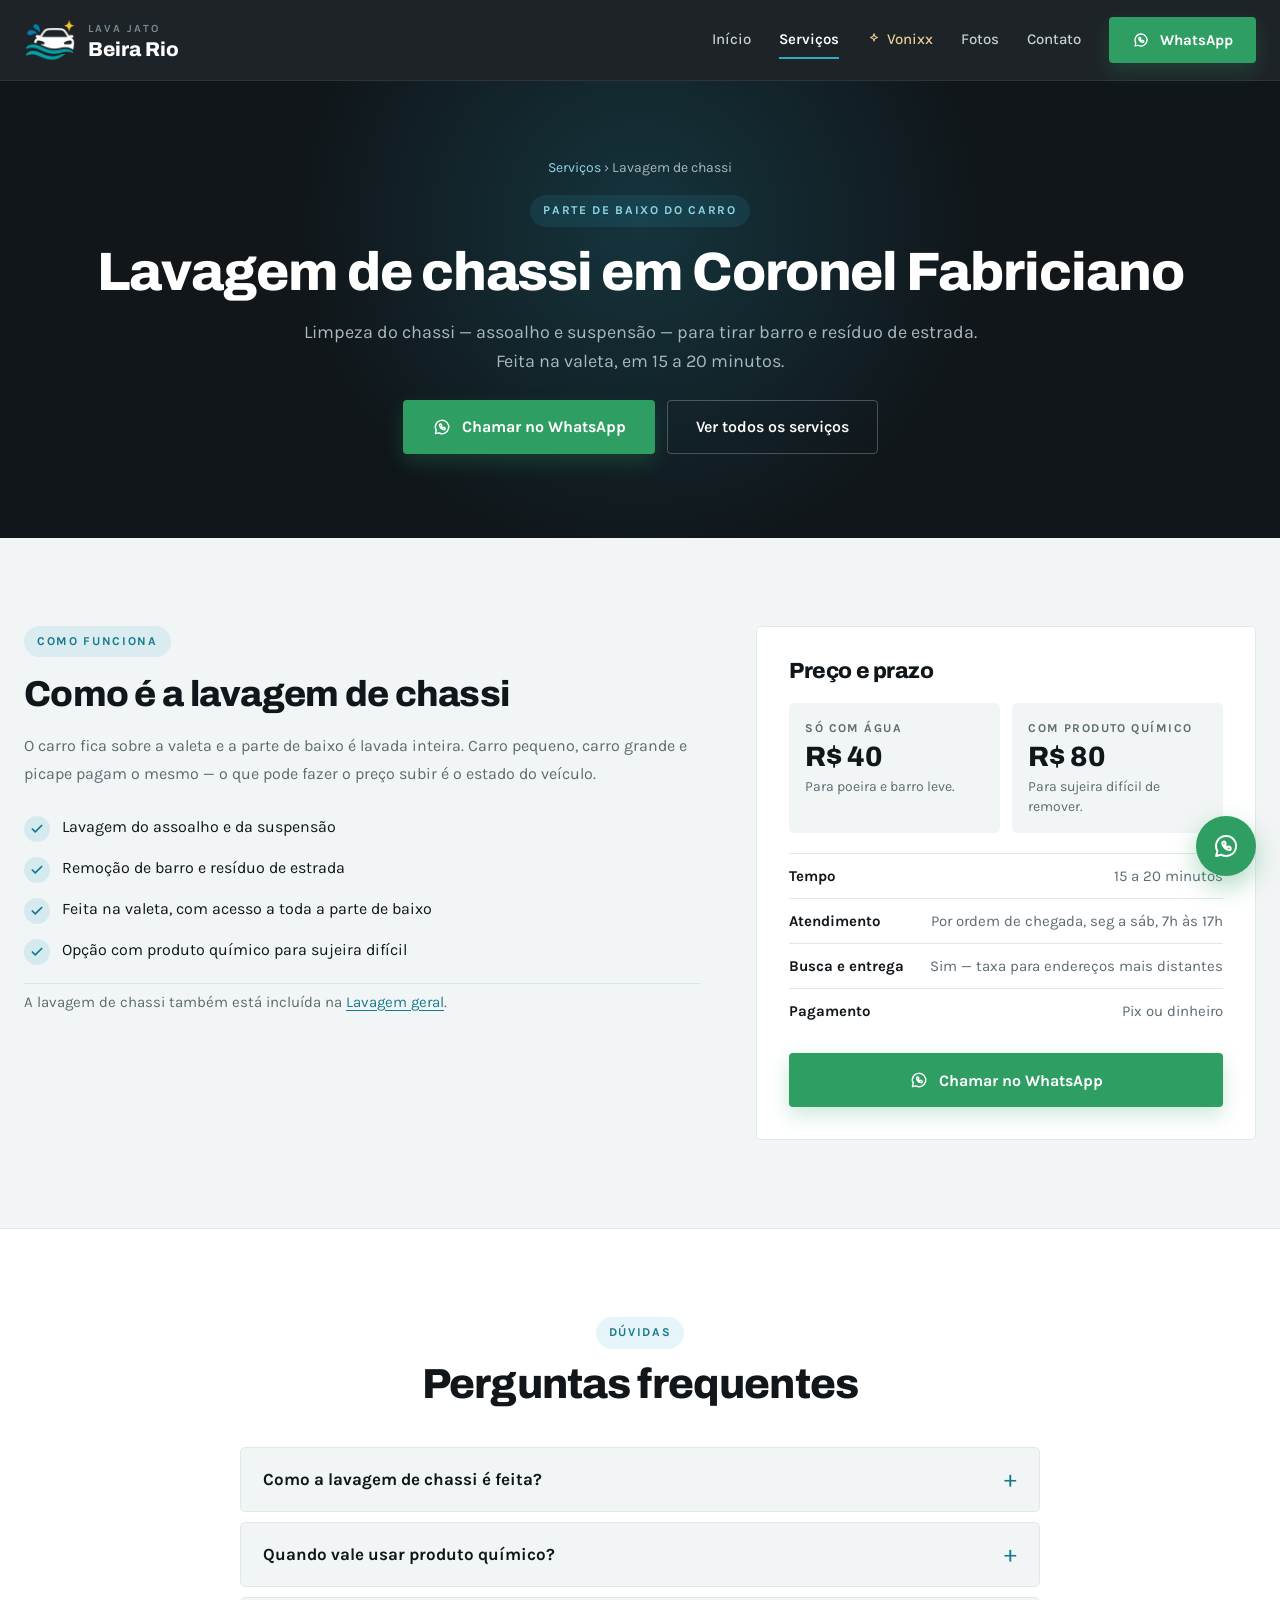
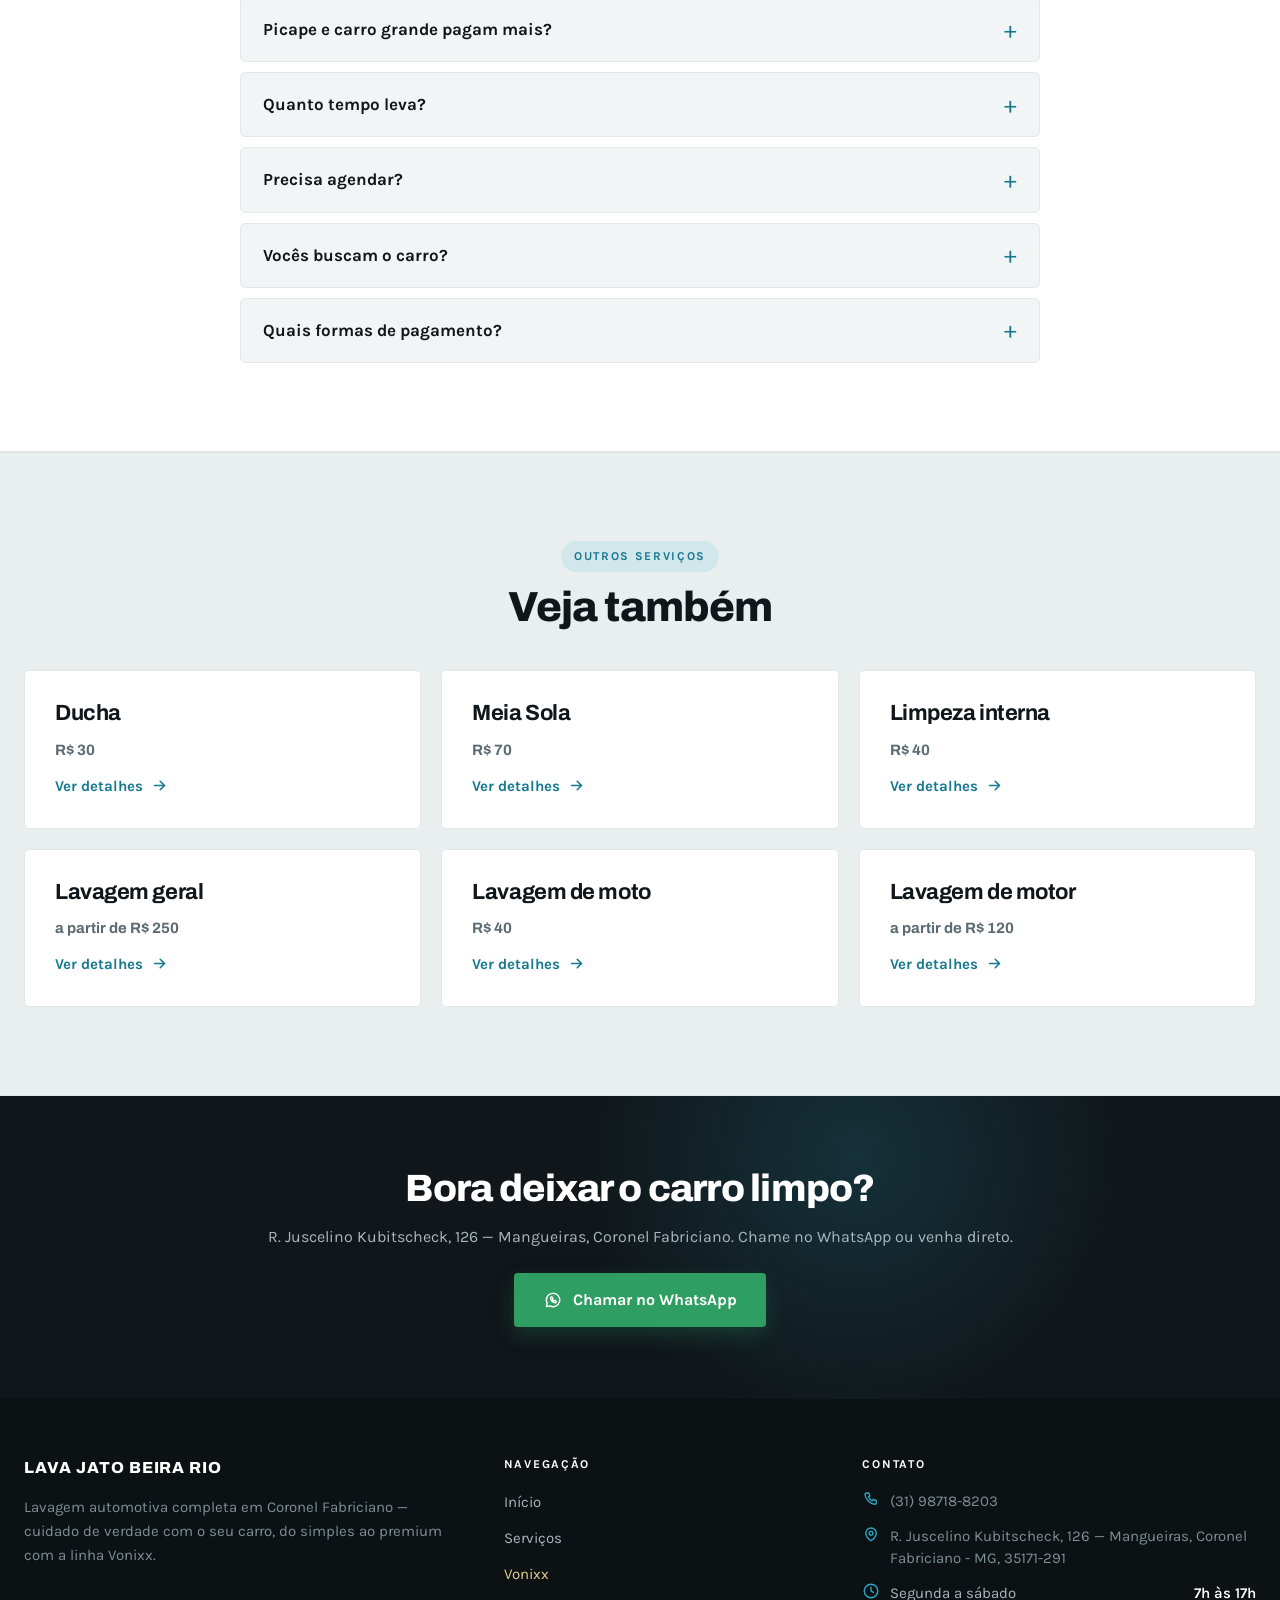
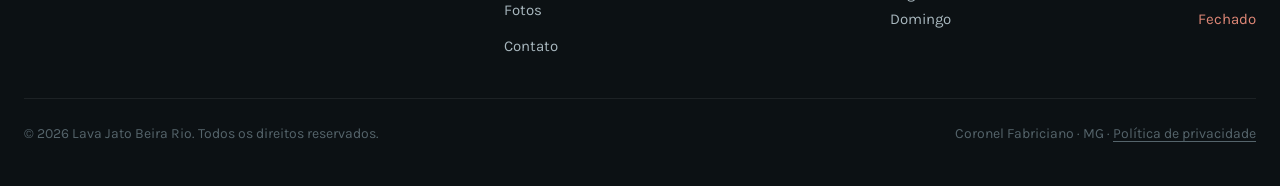
<file: lavagem-de-chassi.html>
<!doctype html>
<html lang="pt-BR">
<head>
<meta charset="utf-8">
<meta name="viewport" content="width=device-width, initial-scale=1">

<script>
  // Medição liberada desde o primeiro carregamento, sem aviso de cookies (LGPD: legítimo
  // interesse, explicado em /privacidade). Só fica desligada se o visitante tocou em
  // "Parar de medir este aparelho" — aí o Tag Manager nem é carregado.
  // Precisa vir ANTES do Tag Manager para valer já no primeiro carregamento.
  window.dataLayer = window.dataLayer || [];
  function gtag(){dataLayer.push(arguments);}
  try { window.ljbrMedicaoParada = localStorage.getItem('ljbr-medicao') === 'parado'; } catch (e) {}
  gtag('consent', 'default', {
    ad_storage: 'denied',
    ad_user_data: 'denied',
    ad_personalization: 'denied',
    analytics_storage: window.ljbrMedicaoParada ? 'denied' : 'granted'
  });
</script>

<!-- Google Tag Manager -->
<script>if(!window.ljbrMedicaoParada)(function(w,d,s,l,i){w[l]=w[l]||[];w[l].push({'gtm.start':
new Date().getTime(),event:'gtm.js'});var f=d.getElementsByTagName(s)[0],
j=d.createElement(s),dl=l!='dataLayer'?'&l='+l:'';j.async=true;j.src=
'https://www.googletagmanager.com/gtm.js?id='+i+dl;f.parentNode.insertBefore(j,f);
})(window,document,'script','dataLayer','GTM-PXQNS4SG');</script>
<!-- Fim do Google Tag Manager -->


<title>Lavagem de chassi em Coronel Fabriciano — Lava Jato Beira Rio</title>
<meta name="description" content="Lavagem de chassi em Coronel Fabriciano, feita na valeta: R$ 40 só com água ou R$ 80 com produto químico para barro e sujeira difícil. Pronta em 15 a 20 min.">
<link rel="canonical" href="https://lavajatobeirario.com.br/lavagem-de-chassi">
<meta name="robots" content="index, follow, max-image-preview:large">
<meta name="theme-color" content="#10161A">

<meta property="og:type" content="website">
<meta property="og:locale" content="pt_BR">
<meta property="og:site_name" content="Lava Jato Beira Rio">
<meta property="og:title" content="Lavagem de chassi em Coronel Fabriciano — Lava Jato Beira Rio">
<meta property="og:description" content="Lavagem de chassi em Coronel Fabriciano, feita na valeta: R$ 40 só com água ou R$ 80 com produto químico para barro e sujeira difícil. Pronta em 15 a 20 min.">
<meta property="og:url" content="https://lavajatobeirario.com.br/lavagem-de-chassi">
<meta property="og:image" content="https://lavajatobeirario.com.br/assets/img/og-fachada-lava-jato-beira-rio.jpg">
<meta property="og:image:width" content="1200">
<meta property="og:image:height" content="630">
<meta name="twitter:card" content="summary_large_image">
<meta name="twitter:title" content="Lavagem de chassi em Coronel Fabriciano — Lava Jato Beira Rio">
<meta name="twitter:description" content="Lavagem de chassi em Coronel Fabriciano, feita na valeta: R$ 40 só com água ou R$ 80 com produto químico para barro e sujeira difícil. Pronta em 15 a 20 min.">
<meta name="twitter:image" content="https://lavajatobeirario.com.br/assets/img/og-fachada-lava-jato-beira-rio.jpg">

<link rel="icon" href="assets/img/favicon-48.png" type="image/png" sizes="48x48">
<link rel="apple-touch-icon" href="assets/img/apple-touch-icon.png">
<link rel="preconnect" href="https://fonts.googleapis.com">
<link rel="preconnect" href="https://fonts.gstatic.com" crossorigin>
<link rel="stylesheet" href="https://fonts.googleapis.com/css2?family=Archivo:wght@600;700;800&family=Karla:wght@400;500;600;700&display=swap">
<link rel="stylesheet" href="assets/css/styles.css">

<script type="application/ld+json">
{
  "@context": "https://schema.org",
  "@graph": [
    {
      "@type": "AutoWash",
      "@id": "https://lavajatobeirario.com.br/#negocio",
      "name": "Lava Jato Beira Rio",
      "alternateName": [
        "Lava Jato do Célio",
        "Lava Jato do Celinho",
        "Lava Jato do Zé Hilton"
      ],
      "url": "https://lavajatobeirario.com.br/",
      "telephone": "+5531987188203",
      "paymentAccepted": "Pix, Dinheiro",
      "priceRange": "R$ 20 - R$ 250",
      "image": "https://lavajatobeirario.com.br/assets/img/og-fachada-lava-jato-beira-rio.jpg",
      "logo": "https://lavajatobeirario.com.br/assets/img/logo-icone-carro-frente.png",
      "hasMap": "https://maps.app.goo.gl/u4JMRQ2kPdUL1wEH8",
      "sameAs": [
        "https://maps.app.goo.gl/u4JMRQ2kPdUL1wEH8"
      ],
      "address": {
        "@type": "PostalAddress",
        "streetAddress": "R. Juscelino Kubitscheck, 126 - Mangueiras",
        "addressLocality": "Coronel Fabriciano",
        "postalCode": "35171-291",
        "addressRegion": "MG",
        "addressCountry": "BR"
      },
      "geo": {
        "@type": "GeoCoordinates",
        "latitude": -19.5311584,
        "longitude": -42.6014102
      },
      "openingHoursSpecification": [
        {
          "@type": "OpeningHoursSpecification",
          "dayOfWeek": [
            "Monday",
            "Tuesday",
            "Wednesday",
            "Thursday",
            "Friday",
            "Saturday"
          ],
          "opens": "07:00",
          "closes": "17:00"
        }
      ]
    },
    {
      "@type": "BreadcrumbList",
      "itemListElement": [
        {
          "@type": "ListItem",
          "position": 1,
          "name": "Início",
          "item": "https://lavajatobeirario.com.br/"
        },
        {
          "@type": "ListItem",
          "position": 2,
          "name": "Serviços",
          "item": "https://lavajatobeirario.com.br/servicos"
        },
        {
          "@type": "ListItem",
          "position": 3,
          "name": "Lavagem de chassi",
          "item": "https://lavajatobeirario.com.br/lavagem-de-chassi"
        }
      ]
    },
    {
      "@type": "Service",
      "name": "Lavagem de chassi",
      "serviceType": "Lavagem de chassi automotivo",
      "description": "Lavagem de chassi em Coronel Fabriciano, feita na valeta: R$ 40 só com água ou R$ 80 com produto químico para barro e sujeira difícil. Pronta em 15 a 20 min.",
      "url": "https://lavajatobeirario.com.br/lavagem-de-chassi",
      "provider": {
        "@id": "https://lavajatobeirario.com.br/#negocio"
      },
      "areaServed": {
        "@type": "City",
        "name": "Coronel Fabriciano"
      },
      "offers": [
        {
          "@type": "Offer",
          "name": "Só com água",
          "price": "40",
          "priceCurrency": "BRL"
        },
        {
          "@type": "Offer",
          "name": "Com produto químico",
          "price": "80",
          "priceCurrency": "BRL"
        }
      ]
    },
    {
      "@type": "FAQPage",
      "mainEntity": [
        {
          "@type": "Question",
          "name": "Como a lavagem de chassi é feita?",
          "acceptedAnswer": {
            "@type": "Answer",
            "text": "Na valeta: o carro fica por cima e a parte de baixo é lavada inteira."
          }
        },
        {
          "@type": "Question",
          "name": "Quando vale usar produto químico?",
          "acceptedAnswer": {
            "@type": "Answer",
            "text": "Quando a sujeira é difícil de remover, como barro grudado ou acúmulo de muito tempo. Só água resolve a sujeira leve."
          }
        },
        {
          "@type": "Question",
          "name": "Picape e carro grande pagam mais?",
          "acceptedAnswer": {
            "@type": "Answer",
            "text": "Não, o preço é o mesmo. O valor só sobe se o veículo estiver em condição muito pior que o normal."
          }
        },
        {
          "@type": "Question",
          "name": "Quanto tempo leva?",
          "acceptedAnswer": {
            "@type": "Answer",
            "text": "De 15 a 20 minutos."
          }
        },
        {
          "@type": "Question",
          "name": "Precisa agendar?",
          "acceptedAnswer": {
            "@type": "Answer",
            "text": "Não. O atendimento é por ordem de chegada, de segunda a sábado, das 7h às 17h. Se preferir, deixe o carro e busque depois, ou combine um horário pelo WhatsApp (31) 98718-8203."
          }
        },
        {
          "@type": "Question",
          "name": "Vocês buscam o carro?",
          "acceptedAnswer": {
            "@type": "Answer",
            "text": "Sim, a gente busca e leva o carro. Para endereços mais distantes é cobrada uma taxa — manda o endereço no WhatsApp que a gente informa."
          }
        },
        {
          "@type": "Question",
          "name": "Quais formas de pagamento?",
          "acceptedAnswer": {
            "@type": "Answer",
            "text": "Pix ou dinheiro."
          }
        }
      ]
    }
  ]
}
</script>
</head>
<body>

<!-- Google Tag Manager (noscript) -->
<noscript><iframe src="https://www.googletagmanager.com/ns.html?id=GTM-PXQNS4SG"
height="0" width="0" style="display:none;visibility:hidden"></iframe></noscript>

<header class="topo">
  <div class="container">
    <a class="marca" href="/" aria-label="Lava Jato Beira Rio — página inicial">
      <img class="marca__logo" src="assets/img/logo-cabecalho.png" width="52" height="52" alt="">
      <span class="marca__texto">
        <span class="marca__sobre">LAVA JATO</span>
        <span class="marca__nome">Beira Rio</span>
      </span>
    </a>

    <button class="menu-btn" type="button" data-menu-btn aria-expanded="false" aria-controls="menu-principal" aria-label="Abrir menu">
      <svg width="22" height="22" viewBox="0 0 24 24" fill="none" stroke="currentColor" stroke-width="2" stroke-linecap="round" aria-hidden="true"><path d="M4 7h16"></path><path d="M4 12h16"></path><path d="M4 17h16"></path></svg>
    </button>

    <nav class="nav" id="menu-principal" data-nav aria-label="Menu principal">
      <a class="nav__link" href="/">Início</a>
      <a class="nav__link ativo" href="/servicos">Serviços</a>
      <a class="nav__link nav__link--vonixx" href="/vonixx">
        <svg width="14" height="14" viewBox="0 0 24 24" fill="none" stroke="currentColor" stroke-width="1.8" stroke-linejoin="round" aria-hidden="true"><path d="M12 3l1.7 4.6L18 9.3l-4.3 1.7L12 15.6l-1.7-4.6L6 9.3l4.3-1.7L12 3z"></path></svg>
        Vonixx
      </a>
      <a class="nav__link" href="/fotos">Fotos</a>
      <a class="nav__link" href="/contato">Contato</a>
      <a class="btn btn--whatsapp nav__cta" href="https://wa.me/5531987188203?text=Ol%C3%A1!%20Quero%20fazer%20a%20lavagem%20de%20chassi." target="_blank" rel="noopener">
        <svg width="18" height="18" viewBox="0 0 24 24" fill="none" stroke="currentColor" stroke-width="1.7" stroke-linecap="round" stroke-linejoin="round" aria-hidden="true"><path d="M12 4a8 8 0 0 0-6.9 12l-1 4 4.1-1A8 8 0 1 0 12 4z"></path><path d="M9 9.4c0-.3.2-.6.5-.7l1-.3c.3 0 .6.1.7.4l.5 1.1c.1.3 0 .6-.2.8l-.5.4c.4.9 1.1 1.6 2 2l.4-.5c.2-.2.5-.3.8-.2l1.1.5c.3.1.4.4.4.7v1c0 .4-.3.7-.7.7-3-.1-5.5-2.5-6-5.4z"></path></svg>
        WhatsApp
      </a>
    </nav>
  </div>
</header>

<main>

  <section class="hero hero--centro">
    <div class="container">
      <nav class="migalha" aria-label="Você está em">
        <a href="/servicos">Serviços</a> <span aria-hidden="true">›</span> <span aria-current="page">Lavagem de chassi</span>
      </nav>
      <span class="olho olho--escuro">Parte de baixo do carro</span>
      <h1>Lavagem de chassi em Coronel Fabriciano</h1>
      <p class="lead lead--escura">Limpeza do chassi — assoalho e suspensão — para tirar barro e resíduo de estrada. Feita na valeta, em 15 a 20 minutos.</p>
      <div class="hero-servico__acoes">
        <a class="btn btn--whatsapp" href="https://wa.me/5531987188203?text=Ol%C3%A1!%20Quero%20fazer%20a%20lavagem%20de%20chassi." target="_blank" rel="noopener">
          <svg width="20" height="20" viewBox="0 0 24 24" fill="none" stroke="currentColor" stroke-width="1.7" stroke-linecap="round" stroke-linejoin="round" aria-hidden="true"><path d="M12 4a8 8 0 0 0-6.9 12l-1 4 4.1-1A8 8 0 1 0 12 4z"></path><path d="M9 9.4c0-.3.2-.6.5-.7l1-.3c.3 0 .6.1.7.4l.5 1.1c.1.3 0 .6-.2.8l-.5.4c.4.9 1.1 1.6 2 2l.4-.5c.2-.2.5-.3.8-.2l1.1.5c.3.1.4.4.4.7v1c0 .4-.3.7-.7.7-3-.1-5.5-2.5-6-5.4z"></path></svg>
          Chamar no WhatsApp
        </a>
        <a class="btn btn--linha-clara" href="/servicos">Ver todos os serviços</a>
      </div>
    </div>
  </section>

  <section class="secao">
    <div class="container servico-sobre">
      <div class="pilha" style="gap:18px;">
        <span class="olho" style="align-self:flex-start;">Como funciona</span>
        <h2>Como é a lavagem de chassi</h2>
        <p>O carro fica sobre a valeta e a parte de baixo é lavada inteira. Carro pequeno, carro grande e picape pagam o mesmo — o que pode fazer o preço subir é o estado do veículo.</p>
        <ul class="lista-beneficios lista-beneficios--agua">
          <li>
            <span class="tick" aria-hidden="true"><svg width="14" height="14" viewBox="0 0 24 24" fill="none" stroke="currentColor" stroke-width="3" stroke-linecap="round" stroke-linejoin="round"><path d="M20 6L9 17l-5-5"></path></svg></span>
            Lavagem do assoalho e da suspensão
          </li>
          <li>
            <span class="tick" aria-hidden="true"><svg width="14" height="14" viewBox="0 0 24 24" fill="none" stroke="currentColor" stroke-width="3" stroke-linecap="round" stroke-linejoin="round"><path d="M20 6L9 17l-5-5"></path></svg></span>
            Remoção de barro e resíduo de estrada
          </li>
          <li>
            <span class="tick" aria-hidden="true"><svg width="14" height="14" viewBox="0 0 24 24" fill="none" stroke="currentColor" stroke-width="3" stroke-linecap="round" stroke-linejoin="round"><path d="M20 6L9 17l-5-5"></path></svg></span>
            Feita na valeta, com acesso a toda a parte de baixo
          </li>
          <li>
            <span class="tick" aria-hidden="true"><svg width="14" height="14" viewBox="0 0 24 24" fill="none" stroke="currentColor" stroke-width="3" stroke-linecap="round" stroke-linejoin="round"><path d="M20 6L9 17l-5-5"></path></svg></span>
            Opção com produto químico para sujeira difícil
          </li>
        </ul>
        <p class="servico-sobre__nota">A lavagem de chassi também está incluída na <a href="/lavagem-geral">Lavagem geral</a>.</p>
      </div>

      <aside class="card-resumo" aria-label="Resumo do serviço">
        <h2>Preço e prazo</h2>
        <div class="card-resumo__precos">
            <div class="card-resumo__preco">
              <span>Só com água</span>
              <strong>R$ 40</strong>
              <small>Para poeira e barro leve.</small>
            </div>
            <div class="card-resumo__preco">
              <span>Com produto químico</span>
              <strong>R$ 80</strong>
              <small>Para sujeira difícil de remover.</small>
            </div>
        </div>
        <dl class="card-resumo__dados">
          <div><dt>Tempo</dt><dd>15 a 20 minutos</dd></div>
          <div><dt>Atendimento</dt><dd>Por ordem de chegada, seg a sáb, 7h às 17h</dd></div>
          <div><dt>Busca e entrega</dt><dd>Sim — taxa para endereços mais distantes</dd></div>
          <div><dt>Pagamento</dt><dd>Pix ou dinheiro</dd></div>
        </dl>
        <a class="btn btn--whatsapp btn--bloco" href="https://wa.me/5531987188203?text=Ol%C3%A1!%20Quero%20fazer%20a%20lavagem%20de%20chassi." target="_blank" rel="noopener">
          <svg width="20" height="20" viewBox="0 0 24 24" fill="none" stroke="currentColor" stroke-width="1.7" stroke-linecap="round" stroke-linejoin="round" aria-hidden="true"><path d="M12 4a8 8 0 0 0-6.9 12l-1 4 4.1-1A8 8 0 1 0 12 4z"></path><path d="M9 9.4c0-.3.2-.6.5-.7l1-.3c.3 0 .6.1.7.4l.5 1.1c.1.3 0 .6-.2.8l-.5.4c.4.9 1.1 1.6 2 2l.4-.5c.2-.2.5-.3.8-.2l1.1.5c.3.1.4.4.4.7v1c0 .4-.3.7-.7.7-3-.1-5.5-2.5-6-5.4z"></path></svg>
          Chamar no WhatsApp
        </a>
      </aside>
    </div>
  </section>

  <section class="secao secao--branca">
    <div class="container">
      <div class="cabecalho-secao">
        <span class="olho">Dúvidas</span>
        <h2 class="titulo-secao">Perguntas frequentes</h2>
      </div>
      <div class="faq">
        <details class="faq__item">
          <summary>Como a lavagem de chassi é feita?</summary>
          <p>Na valeta: o carro fica por cima e a parte de baixo é lavada inteira.</p>
        </details>
        <details class="faq__item">
          <summary>Quando vale usar produto químico?</summary>
          <p>Quando a sujeira é difícil de remover, como barro grudado ou acúmulo de muito tempo. Só água resolve a sujeira leve.</p>
        </details>
        <details class="faq__item">
          <summary>Picape e carro grande pagam mais?</summary>
          <p>Não, o preço é o mesmo. O valor só sobe se o veículo estiver em condição muito pior que o normal.</p>
        </details>
        <details class="faq__item">
          <summary>Quanto tempo leva?</summary>
          <p>De 15 a 20 minutos.</p>
        </details>
        <details class="faq__item">
          <summary>Precisa agendar?</summary>
          <p>Não. O atendimento é por ordem de chegada, de segunda a sábado, das 7h às 17h. Se preferir, deixe o carro e busque depois, ou combine um horário pelo WhatsApp (31) 98718-8203.</p>
        </details>
        <details class="faq__item">
          <summary>Vocês buscam o carro?</summary>
          <p>Sim, a gente busca e leva o carro. Para endereços mais distantes é cobrada uma taxa — manda o endereço no WhatsApp que a gente informa.</p>
        </details>
        <details class="faq__item">
          <summary>Quais formas de pagamento?</summary>
          <p>Pix ou dinheiro.</p>
        </details>
      </div>
    </div>
  </section>

  <section class="secao secao--alt">
    <div class="container">
      <div class="cabecalho-secao">
        <span class="olho">Outros serviços</span>
        <h2 class="titulo-secao">Veja também</h2>
      </div>
      <div class="grade grade--3">
        <a class="card card--link" href="/ducha">
          <h3>Ducha</h3>
          <p class="preco">R$ 30</p>
          <span class="card__mais">Ver detalhes <svg width="17" height="17" viewBox="0 0 24 24" fill="none" stroke="currentColor" stroke-width="2.2" stroke-linecap="round" stroke-linejoin="round" aria-hidden="true"><path d="M5 12h14"></path><path d="M13 6l6 6-6 6"></path></svg></span>
        </a>
        <a class="card card--link" href="/lavagem-interna-e-externa">
          <h3>Meia Sola</h3>
          <p class="preco">R$ 70</p>
          <span class="card__mais">Ver detalhes <svg width="17" height="17" viewBox="0 0 24 24" fill="none" stroke="currentColor" stroke-width="2.2" stroke-linecap="round" stroke-linejoin="round" aria-hidden="true"><path d="M5 12h14"></path><path d="M13 6l6 6-6 6"></path></svg></span>
        </a>
        <a class="card card--link" href="/limpeza-interna">
          <h3>Limpeza interna</h3>
          <p class="preco">R$ 40</p>
          <span class="card__mais">Ver detalhes <svg width="17" height="17" viewBox="0 0 24 24" fill="none" stroke="currentColor" stroke-width="2.2" stroke-linecap="round" stroke-linejoin="round" aria-hidden="true"><path d="M5 12h14"></path><path d="M13 6l6 6-6 6"></path></svg></span>
        </a>
        <a class="card card--link" href="/lavagem-geral">
          <h3>Lavagem geral</h3>
          <p class="preco">a partir de R$ 250</p>
          <span class="card__mais">Ver detalhes <svg width="17" height="17" viewBox="0 0 24 24" fill="none" stroke="currentColor" stroke-width="2.2" stroke-linecap="round" stroke-linejoin="round" aria-hidden="true"><path d="M5 12h14"></path><path d="M13 6l6 6-6 6"></path></svg></span>
        </a>
        <a class="card card--link" href="/lavagem-de-moto">
          <h3>Lavagem de moto</h3>
          <p class="preco">R$ 40</p>
          <span class="card__mais">Ver detalhes <svg width="17" height="17" viewBox="0 0 24 24" fill="none" stroke="currentColor" stroke-width="2.2" stroke-linecap="round" stroke-linejoin="round" aria-hidden="true"><path d="M5 12h14"></path><path d="M13 6l6 6-6 6"></path></svg></span>
        </a>
        <a class="card card--link" href="/lavagem-de-motor">
          <h3>Lavagem de motor</h3>
          <p class="preco">a partir de R$ 120</p>
          <span class="card__mais">Ver detalhes <svg width="17" height="17" viewBox="0 0 24 24" fill="none" stroke="currentColor" stroke-width="2.2" stroke-linecap="round" stroke-linejoin="round" aria-hidden="true"><path d="M5 12h14"></path><path d="M13 6l6 6-6 6"></path></svg></span>
        </a>
      </div>
    </div>
  </section>

  <section class="faixa-cta">
    <div class="container">
      <h2>Bora deixar o carro limpo?</h2>
      <p>R. Juscelino Kubitscheck, 126 — Mangueiras, Coronel Fabriciano. Chame no WhatsApp ou venha direto.</p>
      <div class="faixa-cta__acoes">
        <a class="btn btn--whatsapp" href="https://wa.me/5531987188203?text=Ol%C3%A1!%20Quero%20fazer%20a%20lavagem%20de%20chassi." target="_blank" rel="noopener">
          <svg width="20" height="20" viewBox="0 0 24 24" fill="none" stroke="currentColor" stroke-width="1.7" stroke-linecap="round" stroke-linejoin="round" aria-hidden="true"><path d="M12 4a8 8 0 0 0-6.9 12l-1 4 4.1-1A8 8 0 1 0 12 4z"></path><path d="M9 9.4c0-.3.2-.6.5-.7l1-.3c.3 0 .6.1.7.4l.5 1.1c.1.3 0 .6-.2.8l-.5.4c.4.9 1.1 1.6 2 2l.4-.5c.2-.2.5-.3.8-.2l1.1.5c.3.1.4.4.4.7v1c0 .4-.3.7-.7.7-3-.1-5.5-2.5-6-5.4z"></path></svg>
          Chamar no WhatsApp
        </a>
      </div>
    </div>
  </section>

</main>

<footer class="rodape">
  <div class="container">
    <div class="rodape__grid">
      <div class="pilha" style="gap:14px;">
        <span class="rodape__marca">LAVA JATO BEIRA RIO</span>
        <p>Lavagem automotiva completa em Coronel Fabriciano — cuidado de verdade com o seu carro, do simples ao premium com a linha Vonixx.</p>
      </div>

      <nav class="rodape__links" aria-label="Navegação do rodapé">
        <span class="rodape__titulo">Navegação</span>
        <a href="/">Início</a>
        <a href="/servicos">Serviços</a>
        <a class="ouro" href="/vonixx">Vonixx</a>
        <a href="/fotos">Fotos</a>
        <a href="/contato">Contato</a>
      </nav>

      <div class="rodape__contato">
        <span class="rodape__titulo">Contato</span>
        <p class="rodape__item">
          <svg width="18" height="18" viewBox="0 0 24 24" fill="none" stroke="currentColor" stroke-width="1.8" stroke-linecap="round" stroke-linejoin="round" aria-hidden="true"><path d="M6 4h3l1.5 4-2 1.3a11 11 0 0 0 5.2 5.2l1.3-2 4 1.5v3a2 2 0 0 1-2 2A15 15 0 0 1 4 6a2 2 0 0 1 2-2z"></path></svg>
          <a href="tel:+5531987188203" style="color:inherit;">(31) 98718-8203</a>
        </p>
        <p class="rodape__item">
          <svg width="18" height="18" viewBox="0 0 24 24" fill="none" stroke="currentColor" stroke-width="1.8" stroke-linecap="round" stroke-linejoin="round" aria-hidden="true"><path d="M12 21s-7-4.6-7-10a7 7 0 0 1 14 0c0 5.4-7 10-7 10z"></path><circle cx="12" cy="11" r="2.5"></circle></svg>
          <span>R. Juscelino Kubitscheck, 126 — Mangueiras, Coronel Fabriciano - MG, 35171-291</span>
        </p>
        <div class="rodape__item">
          <svg width="18" height="18" viewBox="0 0 24 24" fill="none" stroke="currentColor" stroke-width="1.8" stroke-linecap="round" stroke-linejoin="round" aria-hidden="true"><circle cx="12" cy="12" r="9"></circle><path d="M12 7v5l3.2 1.9"></path></svg>
          <span class="rodape__horas">
            <span class="rodape__hora"><span>Segunda a sábado</span><strong>7h às 17h</strong></span>
            <span class="rodape__hora"><span>Domingo</span><span class="fechado">Fechado</span></span>
          </span>
        </div>
      </div>
    </div>

    <div class="rodape__base">
      <span>© <span data-ano>2026</span> Lava Jato Beira Rio. Todos os direitos reservados.</span>
      <span>Coronel Fabriciano · MG · <a class="rodape__privacidade" href="/privacidade">Política de privacidade</a></span>
    </div>
  </div>
</footer>

<a class="wa-flutuante" href="https://wa.me/5531987188203?text=Ol%C3%A1!%20Quero%20fazer%20a%20lavagem%20de%20chassi." target="_blank" rel="noopener" aria-label="Chamar no WhatsApp">
  <svg width="30" height="30" viewBox="0 0 24 24" fill="none" stroke="currentColor" stroke-width="1.6" stroke-linecap="round" stroke-linejoin="round" aria-hidden="true"><path d="M12 4a8 8 0 0 0-6.9 12l-1 4 4.1-1A8 8 0 1 0 12 4z"></path><path d="M9 9.4c0-.3.2-.6.5-.7l1-.3c.3 0 .6.1.7.4l.5 1.1c.1.3 0 .6-.2.8l-.5.4c.4.9 1.1 1.6 2 2l.4-.5c.2-.2.5-.3.8-.2l1.1.5c.3.1.4.4.4.7v1c0 .4-.3.7-.7.7-3-.1-5.5-2.5-6-5.4z"></path></svg>
</a>

<script src="assets/js/main.js" defer></script>
<script src="https://s.derson.cloud/s.js" data-site="51dd9afd9cdae9f6" defer></script>
</body>
</html>
</file>
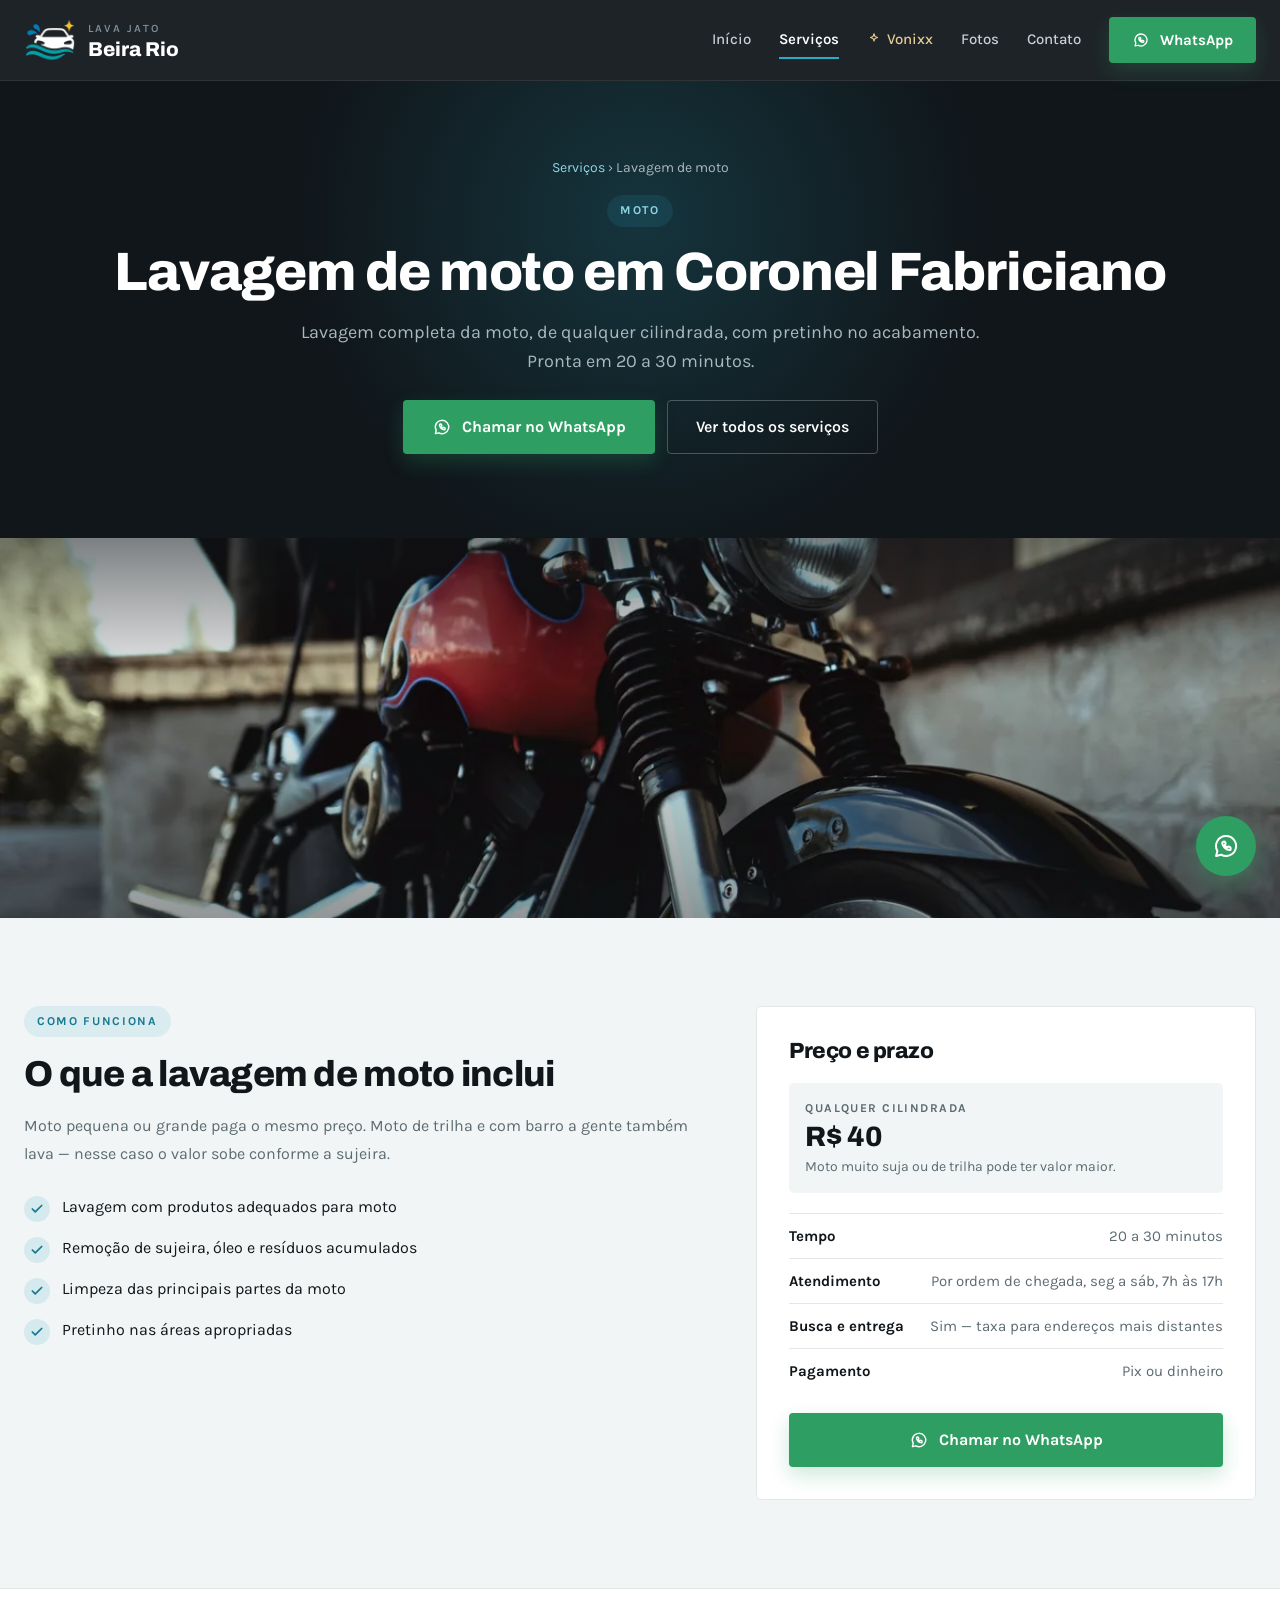
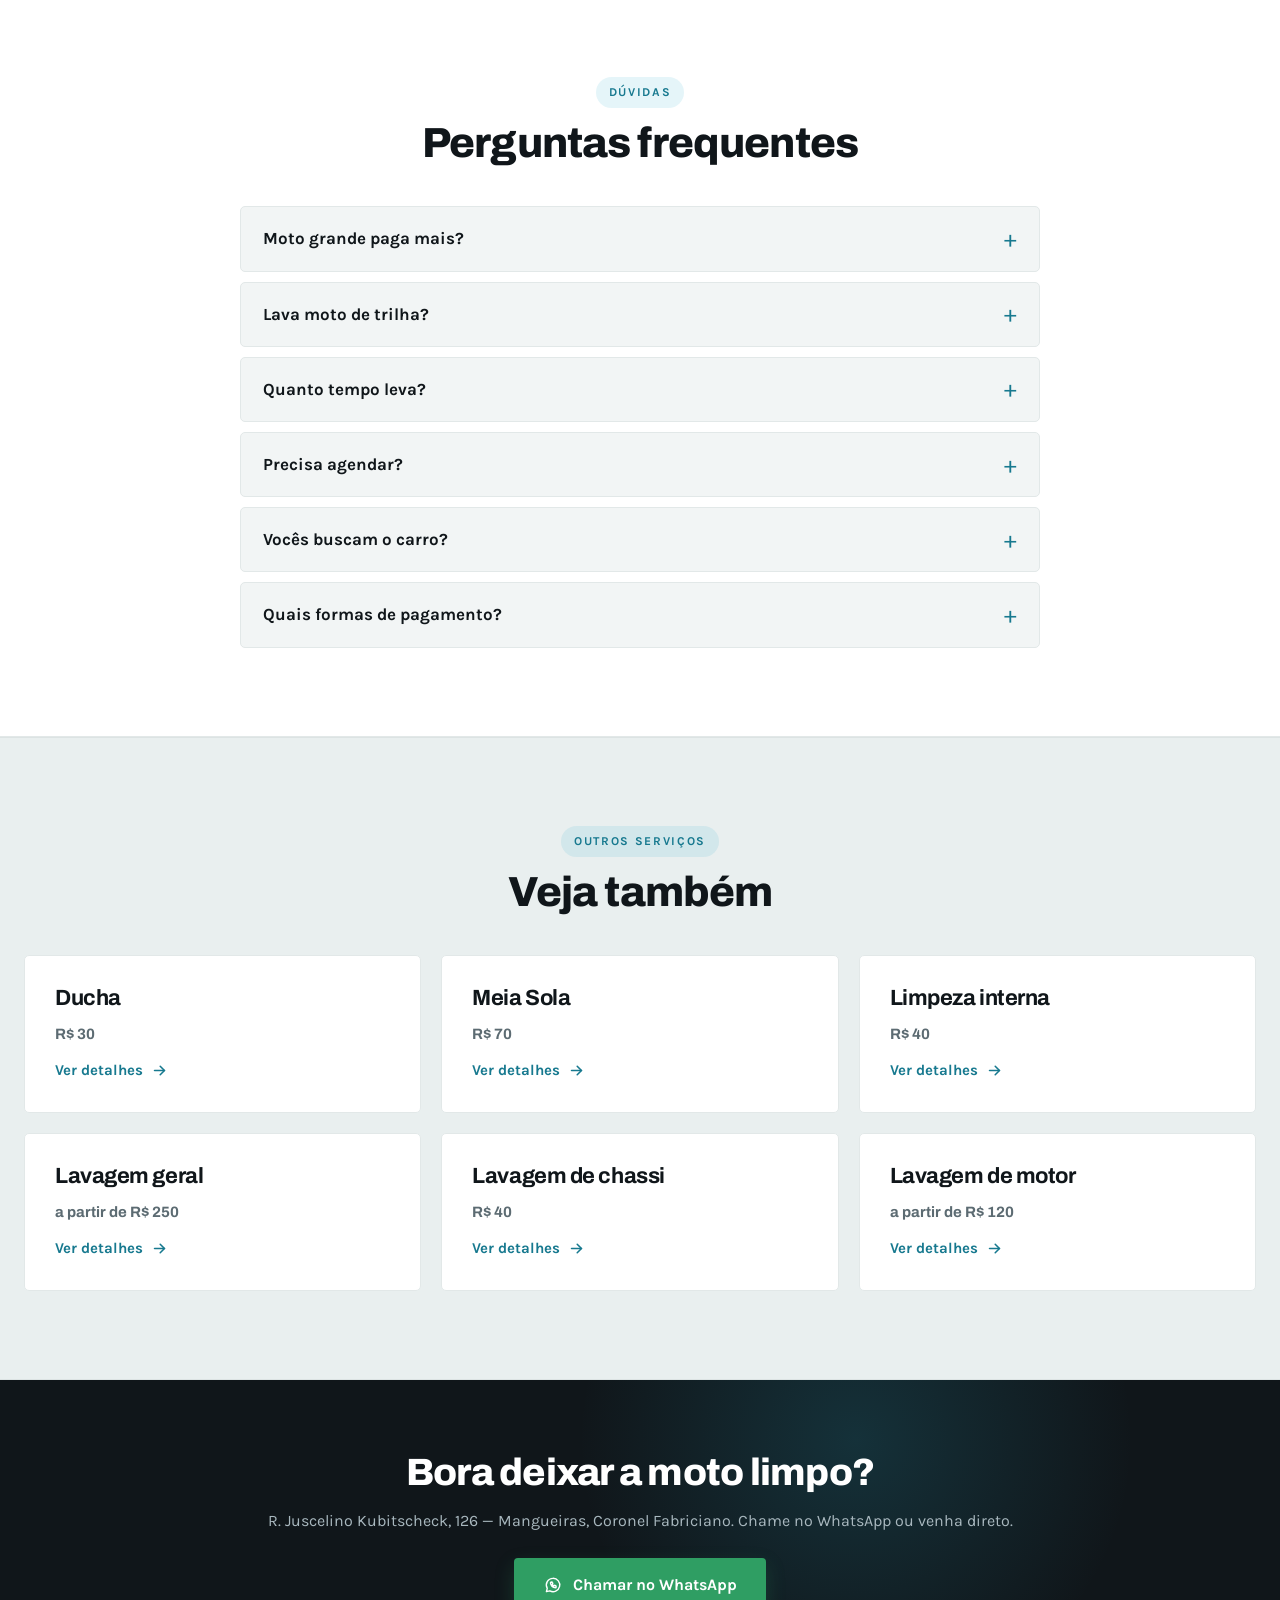
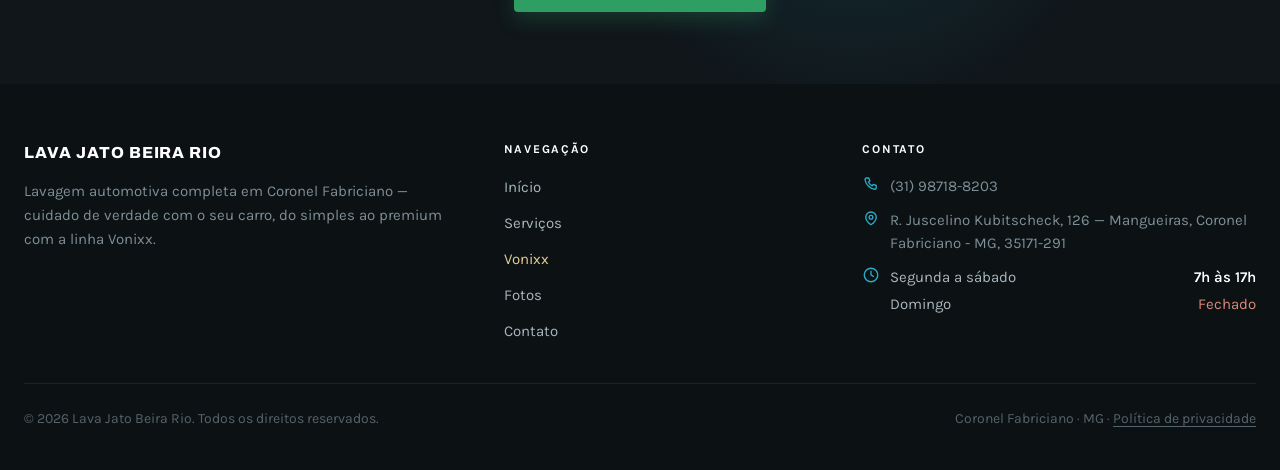
<file: lavagem-de-moto.html>
<!doctype html>
<html lang="pt-BR">
<head>
<meta charset="utf-8">
<meta name="viewport" content="width=device-width, initial-scale=1">

<script>
  // Medição liberada desde o primeiro carregamento, sem aviso de cookies (LGPD: legítimo
  // interesse, explicado em /privacidade). Só fica desligada se o visitante tocou em
  // "Parar de medir este aparelho" — aí o Tag Manager nem é carregado.
  // Precisa vir ANTES do Tag Manager para valer já no primeiro carregamento.
  window.dataLayer = window.dataLayer || [];
  function gtag(){dataLayer.push(arguments);}
  try { window.ljbrMedicaoParada = localStorage.getItem('ljbr-medicao') === 'parado'; } catch (e) {}
  gtag('consent', 'default', {
    ad_storage: 'denied',
    ad_user_data: 'denied',
    ad_personalization: 'denied',
    analytics_storage: window.ljbrMedicaoParada ? 'denied' : 'granted'
  });
</script>

<!-- Google Tag Manager -->
<script>if(!window.ljbrMedicaoParada)(function(w,d,s,l,i){w[l]=w[l]||[];w[l].push({'gtm.start':
new Date().getTime(),event:'gtm.js'});var f=d.getElementsByTagName(s)[0],
j=d.createElement(s),dl=l!='dataLayer'?'&l='+l:'';j.async=true;j.src=
'https://www.googletagmanager.com/gtm.js?id='+i+dl;f.parentNode.insertBefore(j,f);
})(window,document,'script','dataLayer','GTM-PXQNS4SG');</script>
<!-- Fim do Google Tag Manager -->


<title>Lavagem de moto em Coronel Fabriciano — Lava Jato Beira Rio</title>
<meta name="description" content="Lavagem de moto em Coronel Fabriciano por R$ 40, qualquer cilindrada. Tira sujeira, óleo e barro, com pretinho no acabamento. Pronta em 20 a 30 min.">
<link rel="canonical" href="https://lavajatobeirario.com.br/lavagem-de-moto">
<meta name="robots" content="index, follow, max-image-preview:large">
<meta name="theme-color" content="#10161A">

<meta property="og:type" content="website">
<meta property="og:locale" content="pt_BR">
<meta property="og:site_name" content="Lava Jato Beira Rio">
<meta property="og:title" content="Lavagem de moto em Coronel Fabriciano — Lava Jato Beira Rio">
<meta property="og:description" content="Lavagem de moto em Coronel Fabriciano por R$ 40, qualquer cilindrada. Tira sujeira, óleo e barro, com pretinho no acabamento. Pronta em 20 a 30 min.">
<meta property="og:url" content="https://lavajatobeirario.com.br/lavagem-de-moto">
<meta property="og:image" content="https://lavajatobeirario.com.br/assets/img/og-fachada-lava-jato-beira-rio.jpg">
<meta property="og:image:width" content="1200">
<meta property="og:image:height" content="630">
<meta name="twitter:card" content="summary_large_image">
<meta name="twitter:title" content="Lavagem de moto em Coronel Fabriciano — Lava Jato Beira Rio">
<meta name="twitter:description" content="Lavagem de moto em Coronel Fabriciano por R$ 40, qualquer cilindrada. Tira sujeira, óleo e barro, com pretinho no acabamento. Pronta em 20 a 30 min.">
<meta name="twitter:image" content="https://lavajatobeirario.com.br/assets/img/og-fachada-lava-jato-beira-rio.jpg">

<link rel="icon" href="assets/img/favicon-48.png" type="image/png" sizes="48x48">
<link rel="apple-touch-icon" href="assets/img/apple-touch-icon.png">
<link rel="preconnect" href="https://fonts.googleapis.com">
<link rel="preconnect" href="https://fonts.gstatic.com" crossorigin>
<link rel="stylesheet" href="https://fonts.googleapis.com/css2?family=Archivo:wght@600;700;800&family=Karla:wght@400;500;600;700&display=swap">
<link rel="stylesheet" href="assets/css/styles.css">

<script type="application/ld+json">
{
  "@context": "https://schema.org",
  "@graph": [
    {
      "@type": "AutoWash",
      "@id": "https://lavajatobeirario.com.br/#negocio",
      "name": "Lava Jato Beira Rio",
      "alternateName": [
        "Lava Jato do Célio",
        "Lava Jato do Celinho",
        "Lava Jato do Zé Hilton"
      ],
      "url": "https://lavajatobeirario.com.br/",
      "telephone": "+5531987188203",
      "paymentAccepted": "Pix, Dinheiro",
      "priceRange": "R$ 20 - R$ 250",
      "image": "https://lavajatobeirario.com.br/assets/img/og-fachada-lava-jato-beira-rio.jpg",
      "logo": "https://lavajatobeirario.com.br/assets/img/logo-icone-carro-frente.png",
      "hasMap": "https://maps.app.goo.gl/u4JMRQ2kPdUL1wEH8",
      "sameAs": [
        "https://maps.app.goo.gl/u4JMRQ2kPdUL1wEH8"
      ],
      "address": {
        "@type": "PostalAddress",
        "streetAddress": "R. Juscelino Kubitscheck, 126 - Mangueiras",
        "addressLocality": "Coronel Fabriciano",
        "postalCode": "35171-291",
        "addressRegion": "MG",
        "addressCountry": "BR"
      },
      "geo": {
        "@type": "GeoCoordinates",
        "latitude": -19.5311584,
        "longitude": -42.6014102
      },
      "openingHoursSpecification": [
        {
          "@type": "OpeningHoursSpecification",
          "dayOfWeek": [
            "Monday",
            "Tuesday",
            "Wednesday",
            "Thursday",
            "Friday",
            "Saturday"
          ],
          "opens": "07:00",
          "closes": "17:00"
        }
      ]
    },
    {
      "@type": "BreadcrumbList",
      "itemListElement": [
        {
          "@type": "ListItem",
          "position": 1,
          "name": "Início",
          "item": "https://lavajatobeirario.com.br/"
        },
        {
          "@type": "ListItem",
          "position": 2,
          "name": "Serviços",
          "item": "https://lavajatobeirario.com.br/servicos"
        },
        {
          "@type": "ListItem",
          "position": 3,
          "name": "Lavagem de moto",
          "item": "https://lavajatobeirario.com.br/lavagem-de-moto"
        }
      ]
    },
    {
      "@type": "Service",
      "name": "Lavagem de moto",
      "serviceType": "Lavagem de motocicleta",
      "description": "Lavagem de moto em Coronel Fabriciano por R$ 40, qualquer cilindrada. Tira sujeira, óleo e barro, com pretinho no acabamento. Pronta em 20 a 30 min.",
      "url": "https://lavajatobeirario.com.br/lavagem-de-moto",
      "provider": {
        "@id": "https://lavajatobeirario.com.br/#negocio"
      },
      "areaServed": {
        "@type": "City",
        "name": "Coronel Fabriciano"
      },
      "offers": [
        {
          "@type": "Offer",
          "name": "Qualquer cilindrada",
          "price": "40",
          "priceCurrency": "BRL"
        }
      ]
    },
    {
      "@type": "FAQPage",
      "mainEntity": [
        {
          "@type": "Question",
          "name": "Moto grande paga mais?",
          "acceptedAnswer": {
            "@type": "Answer",
            "text": "Não. Moto acima de 300 cc paga o mesmo; o que pode fazer o preço subir é a sujeira."
          }
        },
        {
          "@type": "Question",
          "name": "Lava moto de trilha?",
          "acceptedAnswer": {
            "@type": "Answer",
            "text": "Sim. Moto com muito barro tem valor maior, conforme a sujeira."
          }
        },
        {
          "@type": "Question",
          "name": "Quanto tempo leva?",
          "acceptedAnswer": {
            "@type": "Answer",
            "text": "De 20 a 30 minutos."
          }
        },
        {
          "@type": "Question",
          "name": "Precisa agendar?",
          "acceptedAnswer": {
            "@type": "Answer",
            "text": "Não. O atendimento é por ordem de chegada, de segunda a sábado, das 7h às 17h. Se preferir, deixe o carro e busque depois, ou combine um horário pelo WhatsApp (31) 98718-8203."
          }
        },
        {
          "@type": "Question",
          "name": "Vocês buscam o carro?",
          "acceptedAnswer": {
            "@type": "Answer",
            "text": "Sim, a gente busca e leva o carro. Para endereços mais distantes é cobrada uma taxa — manda o endereço no WhatsApp que a gente informa."
          }
        },
        {
          "@type": "Question",
          "name": "Quais formas de pagamento?",
          "acceptedAnswer": {
            "@type": "Answer",
            "text": "Pix ou dinheiro."
          }
        }
      ]
    }
  ]
}
</script>
</head>
<body>

<!-- Google Tag Manager (noscript) -->
<noscript><iframe src="https://www.googletagmanager.com/ns.html?id=GTM-PXQNS4SG"
height="0" width="0" style="display:none;visibility:hidden"></iframe></noscript>

<header class="topo">
  <div class="container">
    <a class="marca" href="/" aria-label="Lava Jato Beira Rio — página inicial">
      <img class="marca__logo" src="assets/img/logo-cabecalho.png" width="52" height="52" alt="">
      <span class="marca__texto">
        <span class="marca__sobre">LAVA JATO</span>
        <span class="marca__nome">Beira Rio</span>
      </span>
    </a>

    <button class="menu-btn" type="button" data-menu-btn aria-expanded="false" aria-controls="menu-principal" aria-label="Abrir menu">
      <svg width="22" height="22" viewBox="0 0 24 24" fill="none" stroke="currentColor" stroke-width="2" stroke-linecap="round" aria-hidden="true"><path d="M4 7h16"></path><path d="M4 12h16"></path><path d="M4 17h16"></path></svg>
    </button>

    <nav class="nav" id="menu-principal" data-nav aria-label="Menu principal">
      <a class="nav__link" href="/">Início</a>
      <a class="nav__link ativo" href="/servicos">Serviços</a>
      <a class="nav__link nav__link--vonixx" href="/vonixx">
        <svg width="14" height="14" viewBox="0 0 24 24" fill="none" stroke="currentColor" stroke-width="1.8" stroke-linejoin="round" aria-hidden="true"><path d="M12 3l1.7 4.6L18 9.3l-4.3 1.7L12 15.6l-1.7-4.6L6 9.3l4.3-1.7L12 3z"></path></svg>
        Vonixx
      </a>
      <a class="nav__link" href="/fotos">Fotos</a>
      <a class="nav__link" href="/contato">Contato</a>
      <a class="btn btn--whatsapp nav__cta" href="https://wa.me/5531987188203?text=Ol%C3%A1!%20Quero%20lavar%20minha%20moto." target="_blank" rel="noopener">
        <svg width="18" height="18" viewBox="0 0 24 24" fill="none" stroke="currentColor" stroke-width="1.7" stroke-linecap="round" stroke-linejoin="round" aria-hidden="true"><path d="M12 4a8 8 0 0 0-6.9 12l-1 4 4.1-1A8 8 0 1 0 12 4z"></path><path d="M9 9.4c0-.3.2-.6.5-.7l1-.3c.3 0 .6.1.7.4l.5 1.1c.1.3 0 .6-.2.8l-.5.4c.4.9 1.1 1.6 2 2l.4-.5c.2-.2.5-.3.8-.2l1.1.5c.3.1.4.4.4.7v1c0 .4-.3.7-.7.7-3-.1-5.5-2.5-6-5.4z"></path></svg>
        WhatsApp
      </a>
    </nav>
  </div>
</header>

<main>

  <section class="hero hero--centro">
    <div class="container">
      <nav class="migalha" aria-label="Você está em">
        <a href="/servicos">Serviços</a> <span aria-hidden="true">›</span> <span aria-current="page">Lavagem de moto</span>
      </nav>
      <span class="olho olho--escuro">Moto</span>
      <h1>Lavagem de moto em Coronel Fabriciano</h1>
      <p class="lead lead--escura">Lavagem completa da moto, de qualquer cilindrada, com pretinho no acabamento. Pronta em 20 a 30 minutos.</p>
      <div class="hero-servico__acoes">
        <a class="btn btn--whatsapp" href="https://wa.me/5531987188203?text=Ol%C3%A1!%20Quero%20lavar%20minha%20moto." target="_blank" rel="noopener">
          <svg width="20" height="20" viewBox="0 0 24 24" fill="none" stroke="currentColor" stroke-width="1.7" stroke-linecap="round" stroke-linejoin="round" aria-hidden="true"><path d="M12 4a8 8 0 0 0-6.9 12l-1 4 4.1-1A8 8 0 1 0 12 4z"></path><path d="M9 9.4c0-.3.2-.6.5-.7l1-.3c.3 0 .6.1.7.4l.5 1.1c.1.3 0 .6-.2.8l-.5.4c.4.9 1.1 1.6 2 2l.4-.5c.2-.2.5-.3.8-.2l1.1.5c.3.1.4.4.4.7v1c0 .4-.3.7-.7.7-3-.1-5.5-2.5-6-5.4z"></path></svg>
          Chamar no WhatsApp
        </a>
        <a class="btn btn--linha-clara" href="/servicos">Ver todos os serviços</a>
      </div>
    </div>
  </section>

  <div class="faixa-imagem faixa-imagem--servico">
    <img src="assets/img/lavagem-de-moto.webp" alt="Moto sendo lavada no Lava Jato Beira Rio" width="1200" height="900" decoding="async">
  </div>

  <section class="secao">
    <div class="container servico-sobre">
      <div class="pilha" style="gap:18px;">
        <span class="olho" style="align-self:flex-start;">Como funciona</span>
        <h2>O que a lavagem de moto inclui</h2>
        <p>Moto pequena ou grande paga o mesmo preço. Moto de trilha e com barro a gente também lava — nesse caso o valor sobe conforme a sujeira.</p>
        <ul class="lista-beneficios lista-beneficios--agua">
          <li>
            <span class="tick" aria-hidden="true"><svg width="14" height="14" viewBox="0 0 24 24" fill="none" stroke="currentColor" stroke-width="3" stroke-linecap="round" stroke-linejoin="round"><path d="M20 6L9 17l-5-5"></path></svg></span>
            Lavagem com produtos adequados para moto
          </li>
          <li>
            <span class="tick" aria-hidden="true"><svg width="14" height="14" viewBox="0 0 24 24" fill="none" stroke="currentColor" stroke-width="3" stroke-linecap="round" stroke-linejoin="round"><path d="M20 6L9 17l-5-5"></path></svg></span>
            Remoção de sujeira, óleo e resíduos acumulados
          </li>
          <li>
            <span class="tick" aria-hidden="true"><svg width="14" height="14" viewBox="0 0 24 24" fill="none" stroke="currentColor" stroke-width="3" stroke-linecap="round" stroke-linejoin="round"><path d="M20 6L9 17l-5-5"></path></svg></span>
            Limpeza das principais partes da moto
          </li>
          <li>
            <span class="tick" aria-hidden="true"><svg width="14" height="14" viewBox="0 0 24 24" fill="none" stroke="currentColor" stroke-width="3" stroke-linecap="round" stroke-linejoin="round"><path d="M20 6L9 17l-5-5"></path></svg></span>
            Pretinho nas áreas apropriadas
          </li>
        </ul>
      </div>

      <aside class="card-resumo" aria-label="Resumo do serviço">
        <h2>Preço e prazo</h2>
        <div class="card-resumo__precos">
            <div class="card-resumo__preco">
              <span>Qualquer cilindrada</span>
              <strong>R$ 40</strong>
              <small>Moto muito suja ou de trilha pode ter valor maior.</small>
            </div>
        </div>
        <dl class="card-resumo__dados">
          <div><dt>Tempo</dt><dd>20 a 30 minutos</dd></div>
          <div><dt>Atendimento</dt><dd>Por ordem de chegada, seg a sáb, 7h às 17h</dd></div>
          <div><dt>Busca e entrega</dt><dd>Sim — taxa para endereços mais distantes</dd></div>
          <div><dt>Pagamento</dt><dd>Pix ou dinheiro</dd></div>
        </dl>
        <a class="btn btn--whatsapp btn--bloco" href="https://wa.me/5531987188203?text=Ol%C3%A1!%20Quero%20lavar%20minha%20moto." target="_blank" rel="noopener">
          <svg width="20" height="20" viewBox="0 0 24 24" fill="none" stroke="currentColor" stroke-width="1.7" stroke-linecap="round" stroke-linejoin="round" aria-hidden="true"><path d="M12 4a8 8 0 0 0-6.9 12l-1 4 4.1-1A8 8 0 1 0 12 4z"></path><path d="M9 9.4c0-.3.2-.6.5-.7l1-.3c.3 0 .6.1.7.4l.5 1.1c.1.3 0 .6-.2.8l-.5.4c.4.9 1.1 1.6 2 2l.4-.5c.2-.2.5-.3.8-.2l1.1.5c.3.1.4.4.4.7v1c0 .4-.3.7-.7.7-3-.1-5.5-2.5-6-5.4z"></path></svg>
          Chamar no WhatsApp
        </a>
      </aside>
    </div>
  </section>

  <section class="secao secao--branca">
    <div class="container">
      <div class="cabecalho-secao">
        <span class="olho">Dúvidas</span>
        <h2 class="titulo-secao">Perguntas frequentes</h2>
      </div>
      <div class="faq">
        <details class="faq__item">
          <summary>Moto grande paga mais?</summary>
          <p>Não. Moto acima de 300 cc paga o mesmo; o que pode fazer o preço subir é a sujeira.</p>
        </details>
        <details class="faq__item">
          <summary>Lava moto de trilha?</summary>
          <p>Sim. Moto com muito barro tem valor maior, conforme a sujeira.</p>
        </details>
        <details class="faq__item">
          <summary>Quanto tempo leva?</summary>
          <p>De 20 a 30 minutos.</p>
        </details>
        <details class="faq__item">
          <summary>Precisa agendar?</summary>
          <p>Não. O atendimento é por ordem de chegada, de segunda a sábado, das 7h às 17h. Se preferir, deixe o carro e busque depois, ou combine um horário pelo WhatsApp (31) 98718-8203.</p>
        </details>
        <details class="faq__item">
          <summary>Vocês buscam o carro?</summary>
          <p>Sim, a gente busca e leva o carro. Para endereços mais distantes é cobrada uma taxa — manda o endereço no WhatsApp que a gente informa.</p>
        </details>
        <details class="faq__item">
          <summary>Quais formas de pagamento?</summary>
          <p>Pix ou dinheiro.</p>
        </details>
      </div>
    </div>
  </section>

  <section class="secao secao--alt">
    <div class="container">
      <div class="cabecalho-secao">
        <span class="olho">Outros serviços</span>
        <h2 class="titulo-secao">Veja também</h2>
      </div>
      <div class="grade grade--3">
        <a class="card card--link" href="/ducha">
          <h3>Ducha</h3>
          <p class="preco">R$ 30</p>
          <span class="card__mais">Ver detalhes <svg width="17" height="17" viewBox="0 0 24 24" fill="none" stroke="currentColor" stroke-width="2.2" stroke-linecap="round" stroke-linejoin="round" aria-hidden="true"><path d="M5 12h14"></path><path d="M13 6l6 6-6 6"></path></svg></span>
        </a>
        <a class="card card--link" href="/lavagem-interna-e-externa">
          <h3>Meia Sola</h3>
          <p class="preco">R$ 70</p>
          <span class="card__mais">Ver detalhes <svg width="17" height="17" viewBox="0 0 24 24" fill="none" stroke="currentColor" stroke-width="2.2" stroke-linecap="round" stroke-linejoin="round" aria-hidden="true"><path d="M5 12h14"></path><path d="M13 6l6 6-6 6"></path></svg></span>
        </a>
        <a class="card card--link" href="/limpeza-interna">
          <h3>Limpeza interna</h3>
          <p class="preco">R$ 40</p>
          <span class="card__mais">Ver detalhes <svg width="17" height="17" viewBox="0 0 24 24" fill="none" stroke="currentColor" stroke-width="2.2" stroke-linecap="round" stroke-linejoin="round" aria-hidden="true"><path d="M5 12h14"></path><path d="M13 6l6 6-6 6"></path></svg></span>
        </a>
        <a class="card card--link" href="/lavagem-geral">
          <h3>Lavagem geral</h3>
          <p class="preco">a partir de R$ 250</p>
          <span class="card__mais">Ver detalhes <svg width="17" height="17" viewBox="0 0 24 24" fill="none" stroke="currentColor" stroke-width="2.2" stroke-linecap="round" stroke-linejoin="round" aria-hidden="true"><path d="M5 12h14"></path><path d="M13 6l6 6-6 6"></path></svg></span>
        </a>
        <a class="card card--link" href="/lavagem-de-chassi">
          <h3>Lavagem de chassi</h3>
          <p class="preco">R$ 40</p>
          <span class="card__mais">Ver detalhes <svg width="17" height="17" viewBox="0 0 24 24" fill="none" stroke="currentColor" stroke-width="2.2" stroke-linecap="round" stroke-linejoin="round" aria-hidden="true"><path d="M5 12h14"></path><path d="M13 6l6 6-6 6"></path></svg></span>
        </a>
        <a class="card card--link" href="/lavagem-de-motor">
          <h3>Lavagem de motor</h3>
          <p class="preco">a partir de R$ 120</p>
          <span class="card__mais">Ver detalhes <svg width="17" height="17" viewBox="0 0 24 24" fill="none" stroke="currentColor" stroke-width="2.2" stroke-linecap="round" stroke-linejoin="round" aria-hidden="true"><path d="M5 12h14"></path><path d="M13 6l6 6-6 6"></path></svg></span>
        </a>
      </div>
    </div>
  </section>

  <section class="faixa-cta">
    <div class="container">
      <h2>Bora deixar a moto limpo?</h2>
      <p>R. Juscelino Kubitscheck, 126 — Mangueiras, Coronel Fabriciano. Chame no WhatsApp ou venha direto.</p>
      <div class="faixa-cta__acoes">
        <a class="btn btn--whatsapp" href="https://wa.me/5531987188203?text=Ol%C3%A1!%20Quero%20lavar%20minha%20moto." target="_blank" rel="noopener">
          <svg width="20" height="20" viewBox="0 0 24 24" fill="none" stroke="currentColor" stroke-width="1.7" stroke-linecap="round" stroke-linejoin="round" aria-hidden="true"><path d="M12 4a8 8 0 0 0-6.9 12l-1 4 4.1-1A8 8 0 1 0 12 4z"></path><path d="M9 9.4c0-.3.2-.6.5-.7l1-.3c.3 0 .6.1.7.4l.5 1.1c.1.3 0 .6-.2.8l-.5.4c.4.9 1.1 1.6 2 2l.4-.5c.2-.2.5-.3.8-.2l1.1.5c.3.1.4.4.4.7v1c0 .4-.3.7-.7.7-3-.1-5.5-2.5-6-5.4z"></path></svg>
          Chamar no WhatsApp
        </a>
      </div>
    </div>
  </section>

</main>

<footer class="rodape">
  <div class="container">
    <div class="rodape__grid">
      <div class="pilha" style="gap:14px;">
        <span class="rodape__marca">LAVA JATO BEIRA RIO</span>
        <p>Lavagem automotiva completa em Coronel Fabriciano — cuidado de verdade com o seu carro, do simples ao premium com a linha Vonixx.</p>
      </div>

      <nav class="rodape__links" aria-label="Navegação do rodapé">
        <span class="rodape__titulo">Navegação</span>
        <a href="/">Início</a>
        <a href="/servicos">Serviços</a>
        <a class="ouro" href="/vonixx">Vonixx</a>
        <a href="/fotos">Fotos</a>
        <a href="/contato">Contato</a>
      </nav>

      <div class="rodape__contato">
        <span class="rodape__titulo">Contato</span>
        <p class="rodape__item">
          <svg width="18" height="18" viewBox="0 0 24 24" fill="none" stroke="currentColor" stroke-width="1.8" stroke-linecap="round" stroke-linejoin="round" aria-hidden="true"><path d="M6 4h3l1.5 4-2 1.3a11 11 0 0 0 5.2 5.2l1.3-2 4 1.5v3a2 2 0 0 1-2 2A15 15 0 0 1 4 6a2 2 0 0 1 2-2z"></path></svg>
          <a href="tel:+5531987188203" style="color:inherit;">(31) 98718-8203</a>
        </p>
        <p class="rodape__item">
          <svg width="18" height="18" viewBox="0 0 24 24" fill="none" stroke="currentColor" stroke-width="1.8" stroke-linecap="round" stroke-linejoin="round" aria-hidden="true"><path d="M12 21s-7-4.6-7-10a7 7 0 0 1 14 0c0 5.4-7 10-7 10z"></path><circle cx="12" cy="11" r="2.5"></circle></svg>
          <span>R. Juscelino Kubitscheck, 126 — Mangueiras, Coronel Fabriciano - MG, 35171-291</span>
        </p>
        <div class="rodape__item">
          <svg width="18" height="18" viewBox="0 0 24 24" fill="none" stroke="currentColor" stroke-width="1.8" stroke-linecap="round" stroke-linejoin="round" aria-hidden="true"><circle cx="12" cy="12" r="9"></circle><path d="M12 7v5l3.2 1.9"></path></svg>
          <span class="rodape__horas">
            <span class="rodape__hora"><span>Segunda a sábado</span><strong>7h às 17h</strong></span>
            <span class="rodape__hora"><span>Domingo</span><span class="fechado">Fechado</span></span>
          </span>
        </div>
      </div>
    </div>

    <div class="rodape__base">
      <span>© <span data-ano>2026</span> Lava Jato Beira Rio. Todos os direitos reservados.</span>
      <span>Coronel Fabriciano · MG · <a class="rodape__privacidade" href="/privacidade">Política de privacidade</a></span>
    </div>
  </div>
</footer>

<a class="wa-flutuante" href="https://wa.me/5531987188203?text=Ol%C3%A1!%20Quero%20lavar%20minha%20moto." target="_blank" rel="noopener" aria-label="Chamar no WhatsApp">
  <svg width="30" height="30" viewBox="0 0 24 24" fill="none" stroke="currentColor" stroke-width="1.6" stroke-linecap="round" stroke-linejoin="round" aria-hidden="true"><path d="M12 4a8 8 0 0 0-6.9 12l-1 4 4.1-1A8 8 0 1 0 12 4z"></path><path d="M9 9.4c0-.3.2-.6.5-.7l1-.3c.3 0 .6.1.7.4l.5 1.1c.1.3 0 .6-.2.8l-.5.4c.4.9 1.1 1.6 2 2l.4-.5c.2-.2.5-.3.8-.2l1.1.5c.3.1.4.4.4.7v1c0 .4-.3.7-.7.7-3-.1-5.5-2.5-6-5.4z"></path></svg>
</a>

<script src="assets/js/main.js" defer></script>
<script src="https://s.derson.cloud/s.js" data-site="51dd9afd9cdae9f6" defer></script>
</body>
</html>
</file>
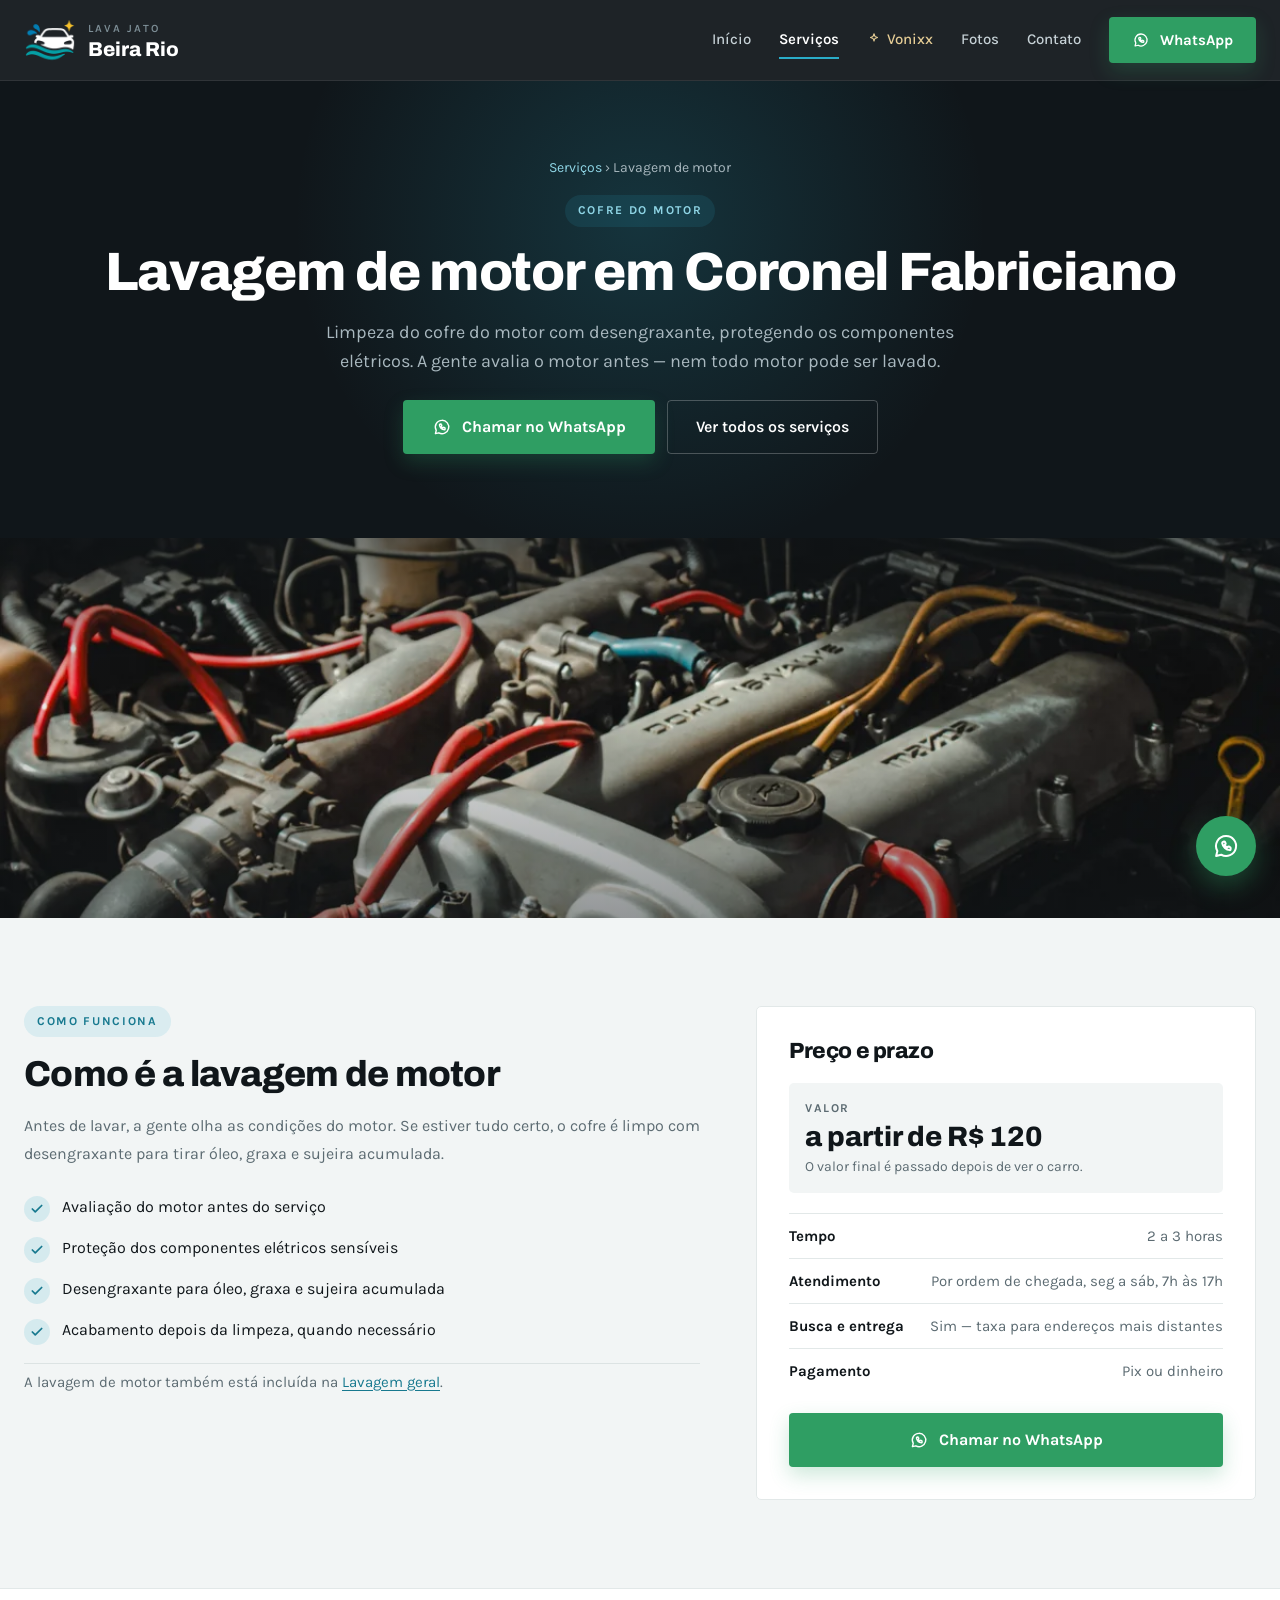
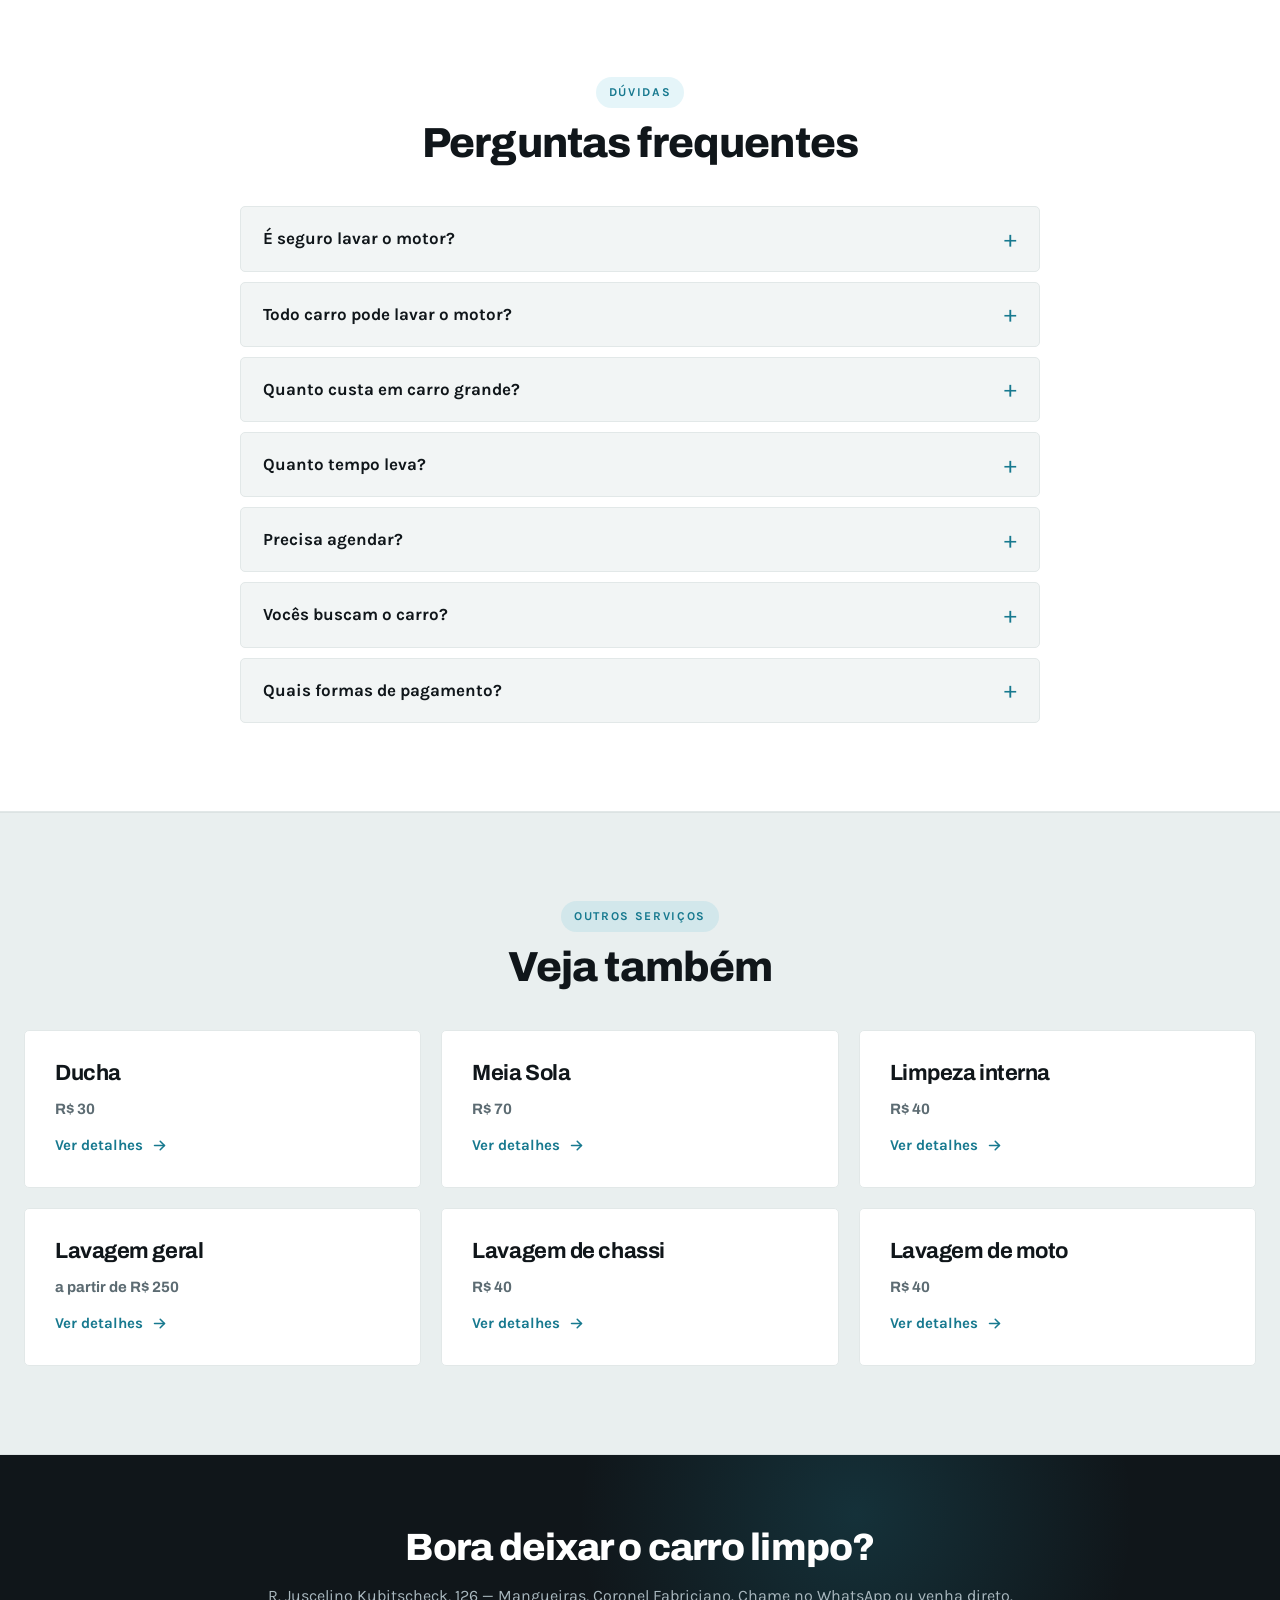
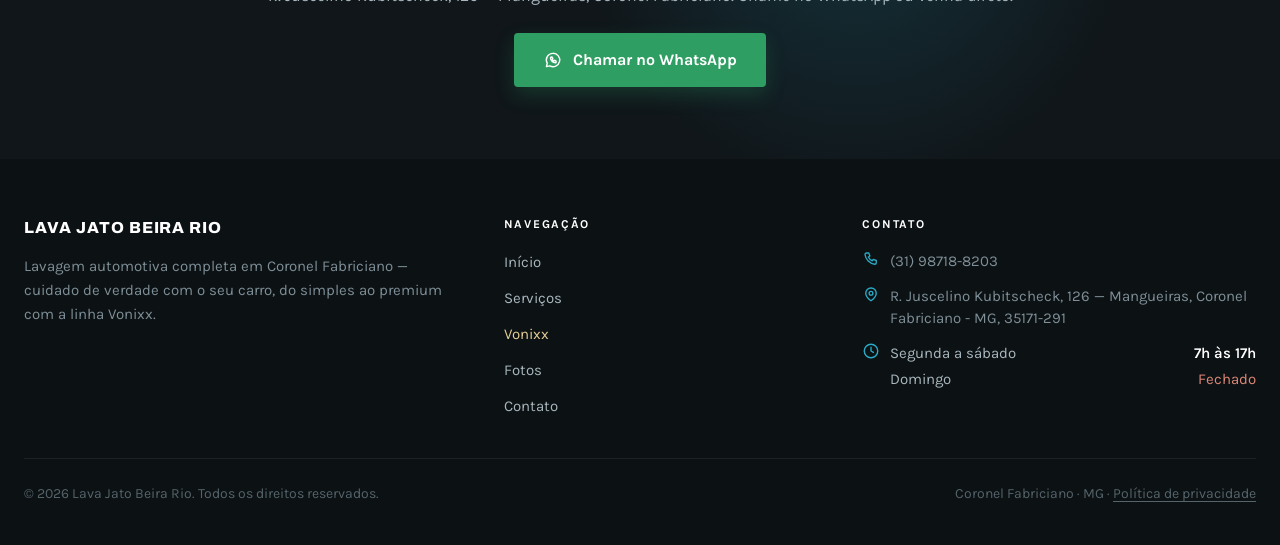
<file: lavagem-de-motor.html>
<!doctype html>
<html lang="pt-BR">
<head>
<meta charset="utf-8">
<meta name="viewport" content="width=device-width, initial-scale=1">

<script>
  // Medição liberada desde o primeiro carregamento, sem aviso de cookies (LGPD: legítimo
  // interesse, explicado em /privacidade). Só fica desligada se o visitante tocou em
  // "Parar de medir este aparelho" — aí o Tag Manager nem é carregado.
  // Precisa vir ANTES do Tag Manager para valer já no primeiro carregamento.
  window.dataLayer = window.dataLayer || [];
  function gtag(){dataLayer.push(arguments);}
  try { window.ljbrMedicaoParada = localStorage.getItem('ljbr-medicao') === 'parado'; } catch (e) {}
  gtag('consent', 'default', {
    ad_storage: 'denied',
    ad_user_data: 'denied',
    ad_personalization: 'denied',
    analytics_storage: window.ljbrMedicaoParada ? 'denied' : 'granted'
  });
</script>

<!-- Google Tag Manager -->
<script>if(!window.ljbrMedicaoParada)(function(w,d,s,l,i){w[l]=w[l]||[];w[l].push({'gtm.start':
new Date().getTime(),event:'gtm.js'});var f=d.getElementsByTagName(s)[0],
j=d.createElement(s),dl=l!='dataLayer'?'&l='+l:'';j.async=true;j.src=
'https://www.googletagmanager.com/gtm.js?id='+i+dl;f.parentNode.insertBefore(j,f);
})(window,document,'script','dataLayer','GTM-PXQNS4SG');</script>
<!-- Fim do Google Tag Manager -->


<title>Lavagem de motor em Coronel Fabriciano — Lava Jato Beira Rio</title>
<meta name="description" content="Lavagem de motor em Coronel Fabriciano com desengraxante e proteção da parte elétrica. A partir de R$ 120, em 2 a 3 horas. Avaliamos o motor antes.">
<link rel="canonical" href="https://lavajatobeirario.com.br/lavagem-de-motor">
<meta name="robots" content="index, follow, max-image-preview:large">
<meta name="theme-color" content="#10161A">

<meta property="og:type" content="website">
<meta property="og:locale" content="pt_BR">
<meta property="og:site_name" content="Lava Jato Beira Rio">
<meta property="og:title" content="Lavagem de motor em Coronel Fabriciano — Lava Jato Beira Rio">
<meta property="og:description" content="Lavagem de motor em Coronel Fabriciano com desengraxante e proteção da parte elétrica. A partir de R$ 120, em 2 a 3 horas. Avaliamos o motor antes.">
<meta property="og:url" content="https://lavajatobeirario.com.br/lavagem-de-motor">
<meta property="og:image" content="https://lavajatobeirario.com.br/assets/img/og-fachada-lava-jato-beira-rio.jpg">
<meta property="og:image:width" content="1200">
<meta property="og:image:height" content="630">
<meta name="twitter:card" content="summary_large_image">
<meta name="twitter:title" content="Lavagem de motor em Coronel Fabriciano — Lava Jato Beira Rio">
<meta name="twitter:description" content="Lavagem de motor em Coronel Fabriciano com desengraxante e proteção da parte elétrica. A partir de R$ 120, em 2 a 3 horas. Avaliamos o motor antes.">
<meta name="twitter:image" content="https://lavajatobeirario.com.br/assets/img/og-fachada-lava-jato-beira-rio.jpg">

<link rel="icon" href="assets/img/favicon-48.png" type="image/png" sizes="48x48">
<link rel="apple-touch-icon" href="assets/img/apple-touch-icon.png">
<link rel="preconnect" href="https://fonts.googleapis.com">
<link rel="preconnect" href="https://fonts.gstatic.com" crossorigin>
<link rel="stylesheet" href="https://fonts.googleapis.com/css2?family=Archivo:wght@600;700;800&family=Karla:wght@400;500;600;700&display=swap">
<link rel="stylesheet" href="assets/css/styles.css">

<script type="application/ld+json">
{
  "@context": "https://schema.org",
  "@graph": [
    {
      "@type": "AutoWash",
      "@id": "https://lavajatobeirario.com.br/#negocio",
      "name": "Lava Jato Beira Rio",
      "alternateName": [
        "Lava Jato do Célio",
        "Lava Jato do Celinho",
        "Lava Jato do Zé Hilton"
      ],
      "url": "https://lavajatobeirario.com.br/",
      "telephone": "+5531987188203",
      "paymentAccepted": "Pix, Dinheiro",
      "priceRange": "R$ 20 - R$ 250",
      "image": "https://lavajatobeirario.com.br/assets/img/og-fachada-lava-jato-beira-rio.jpg",
      "logo": "https://lavajatobeirario.com.br/assets/img/logo-icone-carro-frente.png",
      "hasMap": "https://maps.app.goo.gl/u4JMRQ2kPdUL1wEH8",
      "sameAs": [
        "https://maps.app.goo.gl/u4JMRQ2kPdUL1wEH8"
      ],
      "address": {
        "@type": "PostalAddress",
        "streetAddress": "R. Juscelino Kubitscheck, 126 - Mangueiras",
        "addressLocality": "Coronel Fabriciano",
        "postalCode": "35171-291",
        "addressRegion": "MG",
        "addressCountry": "BR"
      },
      "geo": {
        "@type": "GeoCoordinates",
        "latitude": -19.5311584,
        "longitude": -42.6014102
      },
      "openingHoursSpecification": [
        {
          "@type": "OpeningHoursSpecification",
          "dayOfWeek": [
            "Monday",
            "Tuesday",
            "Wednesday",
            "Thursday",
            "Friday",
            "Saturday"
          ],
          "opens": "07:00",
          "closes": "17:00"
        }
      ]
    },
    {
      "@type": "BreadcrumbList",
      "itemListElement": [
        {
          "@type": "ListItem",
          "position": 1,
          "name": "Início",
          "item": "https://lavajatobeirario.com.br/"
        },
        {
          "@type": "ListItem",
          "position": 2,
          "name": "Serviços",
          "item": "https://lavajatobeirario.com.br/servicos"
        },
        {
          "@type": "ListItem",
          "position": 3,
          "name": "Lavagem de motor",
          "item": "https://lavajatobeirario.com.br/lavagem-de-motor"
        }
      ]
    },
    {
      "@type": "Service",
      "name": "Lavagem de motor",
      "serviceType": "Lavagem de motor automotivo",
      "description": "Lavagem de motor em Coronel Fabriciano com desengraxante e proteção da parte elétrica. A partir de R$ 120, em 2 a 3 horas. Avaliamos o motor antes.",
      "url": "https://lavajatobeirario.com.br/lavagem-de-motor",
      "provider": {
        "@id": "https://lavajatobeirario.com.br/#negocio"
      },
      "areaServed": {
        "@type": "City",
        "name": "Coronel Fabriciano"
      },
      "offers": [
        {
          "@type": "Offer",
          "name": "A partir de",
          "price": "120",
          "priceCurrency": "BRL"
        }
      ]
    },
    {
      "@type": "FAQPage",
      "mainEntity": [
        {
          "@type": "Question",
          "name": "É seguro lavar o motor?",
          "acceptedAnswer": {
            "@type": "Answer",
            "text": "Sim, dependendo da situação do motor. Por isso a gente avalia antes e protege os componentes elétricos."
          }
        },
        {
          "@type": "Question",
          "name": "Todo carro pode lavar o motor?",
          "acceptedAnswer": {
            "@type": "Answer",
            "text": "Não. Se as condições do motor não permitirem, a gente avisa e não faz o serviço."
          }
        },
        {
          "@type": "Question",
          "name": "Quanto custa em carro grande?",
          "acceptedAnswer": {
            "@type": "Answer",
            "text": "O valor parte de R$ 120 e é confirmado depois de ver o carro. Manda o modelo no WhatsApp."
          }
        },
        {
          "@type": "Question",
          "name": "Quanto tempo leva?",
          "acceptedAnswer": {
            "@type": "Answer",
            "text": "De 2 a 3 horas. Dá para deixar o carro e buscar depois."
          }
        },
        {
          "@type": "Question",
          "name": "Precisa agendar?",
          "acceptedAnswer": {
            "@type": "Answer",
            "text": "Não. O atendimento é por ordem de chegada, de segunda a sábado, das 7h às 17h. Se preferir, deixe o carro e busque depois, ou combine um horário pelo WhatsApp (31) 98718-8203."
          }
        },
        {
          "@type": "Question",
          "name": "Vocês buscam o carro?",
          "acceptedAnswer": {
            "@type": "Answer",
            "text": "Sim, a gente busca e leva o carro. Para endereços mais distantes é cobrada uma taxa — manda o endereço no WhatsApp que a gente informa."
          }
        },
        {
          "@type": "Question",
          "name": "Quais formas de pagamento?",
          "acceptedAnswer": {
            "@type": "Answer",
            "text": "Pix ou dinheiro."
          }
        }
      ]
    }
  ]
}
</script>
</head>
<body>

<!-- Google Tag Manager (noscript) -->
<noscript><iframe src="https://www.googletagmanager.com/ns.html?id=GTM-PXQNS4SG"
height="0" width="0" style="display:none;visibility:hidden"></iframe></noscript>

<header class="topo">
  <div class="container">
    <a class="marca" href="/" aria-label="Lava Jato Beira Rio — página inicial">
      <img class="marca__logo" src="assets/img/logo-cabecalho.png" width="52" height="52" alt="">
      <span class="marca__texto">
        <span class="marca__sobre">LAVA JATO</span>
        <span class="marca__nome">Beira Rio</span>
      </span>
    </a>

    <button class="menu-btn" type="button" data-menu-btn aria-expanded="false" aria-controls="menu-principal" aria-label="Abrir menu">
      <svg width="22" height="22" viewBox="0 0 24 24" fill="none" stroke="currentColor" stroke-width="2" stroke-linecap="round" aria-hidden="true"><path d="M4 7h16"></path><path d="M4 12h16"></path><path d="M4 17h16"></path></svg>
    </button>

    <nav class="nav" id="menu-principal" data-nav aria-label="Menu principal">
      <a class="nav__link" href="/">Início</a>
      <a class="nav__link ativo" href="/servicos">Serviços</a>
      <a class="nav__link nav__link--vonixx" href="/vonixx">
        <svg width="14" height="14" viewBox="0 0 24 24" fill="none" stroke="currentColor" stroke-width="1.8" stroke-linejoin="round" aria-hidden="true"><path d="M12 3l1.7 4.6L18 9.3l-4.3 1.7L12 15.6l-1.7-4.6L6 9.3l4.3-1.7L12 3z"></path></svg>
        Vonixx
      </a>
      <a class="nav__link" href="/fotos">Fotos</a>
      <a class="nav__link" href="/contato">Contato</a>
      <a class="btn btn--whatsapp nav__cta" href="https://wa.me/5531987188203?text=Ol%C3%A1!%20Quero%20saber%20sobre%20a%20lavagem%20de%20motor%20do%20meu%20carro." target="_blank" rel="noopener">
        <svg width="18" height="18" viewBox="0 0 24 24" fill="none" stroke="currentColor" stroke-width="1.7" stroke-linecap="round" stroke-linejoin="round" aria-hidden="true"><path d="M12 4a8 8 0 0 0-6.9 12l-1 4 4.1-1A8 8 0 1 0 12 4z"></path><path d="M9 9.4c0-.3.2-.6.5-.7l1-.3c.3 0 .6.1.7.4l.5 1.1c.1.3 0 .6-.2.8l-.5.4c.4.9 1.1 1.6 2 2l.4-.5c.2-.2.5-.3.8-.2l1.1.5c.3.1.4.4.4.7v1c0 .4-.3.7-.7.7-3-.1-5.5-2.5-6-5.4z"></path></svg>
        WhatsApp
      </a>
    </nav>
  </div>
</header>

<main>

  <section class="hero hero--centro">
    <div class="container">
      <nav class="migalha" aria-label="Você está em">
        <a href="/servicos">Serviços</a> <span aria-hidden="true">›</span> <span aria-current="page">Lavagem de motor</span>
      </nav>
      <span class="olho olho--escuro">Cofre do motor</span>
      <h1>Lavagem de motor em Coronel Fabriciano</h1>
      <p class="lead lead--escura">Limpeza do cofre do motor com desengraxante, protegendo os componentes elétricos. A gente avalia o motor antes — nem todo motor pode ser lavado.</p>
      <div class="hero-servico__acoes">
        <a class="btn btn--whatsapp" href="https://wa.me/5531987188203?text=Ol%C3%A1!%20Quero%20saber%20sobre%20a%20lavagem%20de%20motor%20do%20meu%20carro." target="_blank" rel="noopener">
          <svg width="20" height="20" viewBox="0 0 24 24" fill="none" stroke="currentColor" stroke-width="1.7" stroke-linecap="round" stroke-linejoin="round" aria-hidden="true"><path d="M12 4a8 8 0 0 0-6.9 12l-1 4 4.1-1A8 8 0 1 0 12 4z"></path><path d="M9 9.4c0-.3.2-.6.5-.7l1-.3c.3 0 .6.1.7.4l.5 1.1c.1.3 0 .6-.2.8l-.5.4c.4.9 1.1 1.6 2 2l.4-.5c.2-.2.5-.3.8-.2l1.1.5c.3.1.4.4.4.7v1c0 .4-.3.7-.7.7-3-.1-5.5-2.5-6-5.4z"></path></svg>
          Chamar no WhatsApp
        </a>
        <a class="btn btn--linha-clara" href="/servicos">Ver todos os serviços</a>
      </div>
    </div>
  </section>

  <div class="faixa-imagem faixa-imagem--servico">
    <img src="assets/img/lavagem-de-motor.webp" alt="Cofre do motor sendo lavado com desengraxante" width="1200" height="900" decoding="async">
  </div>

  <section class="secao">
    <div class="container servico-sobre">
      <div class="pilha" style="gap:18px;">
        <span class="olho" style="align-self:flex-start;">Como funciona</span>
        <h2>Como é a lavagem de motor</h2>
        <p>Antes de lavar, a gente olha as condições do motor. Se estiver tudo certo, o cofre é limpo com desengraxante para tirar óleo, graxa e sujeira acumulada.</p>
        <ul class="lista-beneficios lista-beneficios--agua">
          <li>
            <span class="tick" aria-hidden="true"><svg width="14" height="14" viewBox="0 0 24 24" fill="none" stroke="currentColor" stroke-width="3" stroke-linecap="round" stroke-linejoin="round"><path d="M20 6L9 17l-5-5"></path></svg></span>
            Avaliação do motor antes do serviço
          </li>
          <li>
            <span class="tick" aria-hidden="true"><svg width="14" height="14" viewBox="0 0 24 24" fill="none" stroke="currentColor" stroke-width="3" stroke-linecap="round" stroke-linejoin="round"><path d="M20 6L9 17l-5-5"></path></svg></span>
            Proteção dos componentes elétricos sensíveis
          </li>
          <li>
            <span class="tick" aria-hidden="true"><svg width="14" height="14" viewBox="0 0 24 24" fill="none" stroke="currentColor" stroke-width="3" stroke-linecap="round" stroke-linejoin="round"><path d="M20 6L9 17l-5-5"></path></svg></span>
            Desengraxante para óleo, graxa e sujeira acumulada
          </li>
          <li>
            <span class="tick" aria-hidden="true"><svg width="14" height="14" viewBox="0 0 24 24" fill="none" stroke="currentColor" stroke-width="3" stroke-linecap="round" stroke-linejoin="round"><path d="M20 6L9 17l-5-5"></path></svg></span>
            Acabamento depois da limpeza, quando necessário
          </li>
        </ul>
        <p class="servico-sobre__nota">A lavagem de motor também está incluída na <a href="/lavagem-geral">Lavagem geral</a>.</p>
      </div>

      <aside class="card-resumo" aria-label="Resumo do serviço">
        <h2>Preço e prazo</h2>
        <div class="card-resumo__precos">
            <div class="card-resumo__preco">
              <span>Valor</span>
              <strong>a partir de R$ 120</strong>
              <small>O valor final é passado depois de ver o carro.</small>
            </div>
        </div>
        <dl class="card-resumo__dados">
          <div><dt>Tempo</dt><dd>2 a 3 horas</dd></div>
          <div><dt>Atendimento</dt><dd>Por ordem de chegada, seg a sáb, 7h às 17h</dd></div>
          <div><dt>Busca e entrega</dt><dd>Sim — taxa para endereços mais distantes</dd></div>
          <div><dt>Pagamento</dt><dd>Pix ou dinheiro</dd></div>
        </dl>
        <a class="btn btn--whatsapp btn--bloco" href="https://wa.me/5531987188203?text=Ol%C3%A1!%20Quero%20saber%20sobre%20a%20lavagem%20de%20motor%20do%20meu%20carro." target="_blank" rel="noopener">
          <svg width="20" height="20" viewBox="0 0 24 24" fill="none" stroke="currentColor" stroke-width="1.7" stroke-linecap="round" stroke-linejoin="round" aria-hidden="true"><path d="M12 4a8 8 0 0 0-6.9 12l-1 4 4.1-1A8 8 0 1 0 12 4z"></path><path d="M9 9.4c0-.3.2-.6.5-.7l1-.3c.3 0 .6.1.7.4l.5 1.1c.1.3 0 .6-.2.8l-.5.4c.4.9 1.1 1.6 2 2l.4-.5c.2-.2.5-.3.8-.2l1.1.5c.3.1.4.4.4.7v1c0 .4-.3.7-.7.7-3-.1-5.5-2.5-6-5.4z"></path></svg>
          Chamar no WhatsApp
        </a>
      </aside>
    </div>
  </section>

  <section class="secao secao--branca">
    <div class="container">
      <div class="cabecalho-secao">
        <span class="olho">Dúvidas</span>
        <h2 class="titulo-secao">Perguntas frequentes</h2>
      </div>
      <div class="faq">
        <details class="faq__item">
          <summary>É seguro lavar o motor?</summary>
          <p>Sim, dependendo da situação do motor. Por isso a gente avalia antes e protege os componentes elétricos.</p>
        </details>
        <details class="faq__item">
          <summary>Todo carro pode lavar o motor?</summary>
          <p>Não. Se as condições do motor não permitirem, a gente avisa e não faz o serviço.</p>
        </details>
        <details class="faq__item">
          <summary>Quanto custa em carro grande?</summary>
          <p>O valor parte de R$ 120 e é confirmado depois de ver o carro. Manda o modelo no WhatsApp.</p>
        </details>
        <details class="faq__item">
          <summary>Quanto tempo leva?</summary>
          <p>De 2 a 3 horas. Dá para deixar o carro e buscar depois.</p>
        </details>
        <details class="faq__item">
          <summary>Precisa agendar?</summary>
          <p>Não. O atendimento é por ordem de chegada, de segunda a sábado, das 7h às 17h. Se preferir, deixe o carro e busque depois, ou combine um horário pelo WhatsApp (31) 98718-8203.</p>
        </details>
        <details class="faq__item">
          <summary>Vocês buscam o carro?</summary>
          <p>Sim, a gente busca e leva o carro. Para endereços mais distantes é cobrada uma taxa — manda o endereço no WhatsApp que a gente informa.</p>
        </details>
        <details class="faq__item">
          <summary>Quais formas de pagamento?</summary>
          <p>Pix ou dinheiro.</p>
        </details>
      </div>
    </div>
  </section>

  <section class="secao secao--alt">
    <div class="container">
      <div class="cabecalho-secao">
        <span class="olho">Outros serviços</span>
        <h2 class="titulo-secao">Veja também</h2>
      </div>
      <div class="grade grade--3">
        <a class="card card--link" href="/ducha">
          <h3>Ducha</h3>
          <p class="preco">R$ 30</p>
          <span class="card__mais">Ver detalhes <svg width="17" height="17" viewBox="0 0 24 24" fill="none" stroke="currentColor" stroke-width="2.2" stroke-linecap="round" stroke-linejoin="round" aria-hidden="true"><path d="M5 12h14"></path><path d="M13 6l6 6-6 6"></path></svg></span>
        </a>
        <a class="card card--link" href="/lavagem-interna-e-externa">
          <h3>Meia Sola</h3>
          <p class="preco">R$ 70</p>
          <span class="card__mais">Ver detalhes <svg width="17" height="17" viewBox="0 0 24 24" fill="none" stroke="currentColor" stroke-width="2.2" stroke-linecap="round" stroke-linejoin="round" aria-hidden="true"><path d="M5 12h14"></path><path d="M13 6l6 6-6 6"></path></svg></span>
        </a>
        <a class="card card--link" href="/limpeza-interna">
          <h3>Limpeza interna</h3>
          <p class="preco">R$ 40</p>
          <span class="card__mais">Ver detalhes <svg width="17" height="17" viewBox="0 0 24 24" fill="none" stroke="currentColor" stroke-width="2.2" stroke-linecap="round" stroke-linejoin="round" aria-hidden="true"><path d="M5 12h14"></path><path d="M13 6l6 6-6 6"></path></svg></span>
        </a>
        <a class="card card--link" href="/lavagem-geral">
          <h3>Lavagem geral</h3>
          <p class="preco">a partir de R$ 250</p>
          <span class="card__mais">Ver detalhes <svg width="17" height="17" viewBox="0 0 24 24" fill="none" stroke="currentColor" stroke-width="2.2" stroke-linecap="round" stroke-linejoin="round" aria-hidden="true"><path d="M5 12h14"></path><path d="M13 6l6 6-6 6"></path></svg></span>
        </a>
        <a class="card card--link" href="/lavagem-de-chassi">
          <h3>Lavagem de chassi</h3>
          <p class="preco">R$ 40</p>
          <span class="card__mais">Ver detalhes <svg width="17" height="17" viewBox="0 0 24 24" fill="none" stroke="currentColor" stroke-width="2.2" stroke-linecap="round" stroke-linejoin="round" aria-hidden="true"><path d="M5 12h14"></path><path d="M13 6l6 6-6 6"></path></svg></span>
        </a>
        <a class="card card--link" href="/lavagem-de-moto">
          <h3>Lavagem de moto</h3>
          <p class="preco">R$ 40</p>
          <span class="card__mais">Ver detalhes <svg width="17" height="17" viewBox="0 0 24 24" fill="none" stroke="currentColor" stroke-width="2.2" stroke-linecap="round" stroke-linejoin="round" aria-hidden="true"><path d="M5 12h14"></path><path d="M13 6l6 6-6 6"></path></svg></span>
        </a>
      </div>
    </div>
  </section>

  <section class="faixa-cta">
    <div class="container">
      <h2>Bora deixar o carro limpo?</h2>
      <p>R. Juscelino Kubitscheck, 126 — Mangueiras, Coronel Fabriciano. Chame no WhatsApp ou venha direto.</p>
      <div class="faixa-cta__acoes">
        <a class="btn btn--whatsapp" href="https://wa.me/5531987188203?text=Ol%C3%A1!%20Quero%20saber%20sobre%20a%20lavagem%20de%20motor%20do%20meu%20carro." target="_blank" rel="noopener">
          <svg width="20" height="20" viewBox="0 0 24 24" fill="none" stroke="currentColor" stroke-width="1.7" stroke-linecap="round" stroke-linejoin="round" aria-hidden="true"><path d="M12 4a8 8 0 0 0-6.9 12l-1 4 4.1-1A8 8 0 1 0 12 4z"></path><path d="M9 9.4c0-.3.2-.6.5-.7l1-.3c.3 0 .6.1.7.4l.5 1.1c.1.3 0 .6-.2.8l-.5.4c.4.9 1.1 1.6 2 2l.4-.5c.2-.2.5-.3.8-.2l1.1.5c.3.1.4.4.4.7v1c0 .4-.3.7-.7.7-3-.1-5.5-2.5-6-5.4z"></path></svg>
          Chamar no WhatsApp
        </a>
      </div>
    </div>
  </section>

</main>

<footer class="rodape">
  <div class="container">
    <div class="rodape__grid">
      <div class="pilha" style="gap:14px;">
        <span class="rodape__marca">LAVA JATO BEIRA RIO</span>
        <p>Lavagem automotiva completa em Coronel Fabriciano — cuidado de verdade com o seu carro, do simples ao premium com a linha Vonixx.</p>
      </div>

      <nav class="rodape__links" aria-label="Navegação do rodapé">
        <span class="rodape__titulo">Navegação</span>
        <a href="/">Início</a>
        <a href="/servicos">Serviços</a>
        <a class="ouro" href="/vonixx">Vonixx</a>
        <a href="/fotos">Fotos</a>
        <a href="/contato">Contato</a>
      </nav>

      <div class="rodape__contato">
        <span class="rodape__titulo">Contato</span>
        <p class="rodape__item">
          <svg width="18" height="18" viewBox="0 0 24 24" fill="none" stroke="currentColor" stroke-width="1.8" stroke-linecap="round" stroke-linejoin="round" aria-hidden="true"><path d="M6 4h3l1.5 4-2 1.3a11 11 0 0 0 5.2 5.2l1.3-2 4 1.5v3a2 2 0 0 1-2 2A15 15 0 0 1 4 6a2 2 0 0 1 2-2z"></path></svg>
          <a href="tel:+5531987188203" style="color:inherit;">(31) 98718-8203</a>
        </p>
        <p class="rodape__item">
          <svg width="18" height="18" viewBox="0 0 24 24" fill="none" stroke="currentColor" stroke-width="1.8" stroke-linecap="round" stroke-linejoin="round" aria-hidden="true"><path d="M12 21s-7-4.6-7-10a7 7 0 0 1 14 0c0 5.4-7 10-7 10z"></path><circle cx="12" cy="11" r="2.5"></circle></svg>
          <span>R. Juscelino Kubitscheck, 126 — Mangueiras, Coronel Fabriciano - MG, 35171-291</span>
        </p>
        <div class="rodape__item">
          <svg width="18" height="18" viewBox="0 0 24 24" fill="none" stroke="currentColor" stroke-width="1.8" stroke-linecap="round" stroke-linejoin="round" aria-hidden="true"><circle cx="12" cy="12" r="9"></circle><path d="M12 7v5l3.2 1.9"></path></svg>
          <span class="rodape__horas">
            <span class="rodape__hora"><span>Segunda a sábado</span><strong>7h às 17h</strong></span>
            <span class="rodape__hora"><span>Domingo</span><span class="fechado">Fechado</span></span>
          </span>
        </div>
      </div>
    </div>

    <div class="rodape__base">
      <span>© <span data-ano>2026</span> Lava Jato Beira Rio. Todos os direitos reservados.</span>
      <span>Coronel Fabriciano · MG · <a class="rodape__privacidade" href="/privacidade">Política de privacidade</a></span>
    </div>
  </div>
</footer>

<a class="wa-flutuante" href="https://wa.me/5531987188203?text=Ol%C3%A1!%20Quero%20saber%20sobre%20a%20lavagem%20de%20motor%20do%20meu%20carro." target="_blank" rel="noopener" aria-label="Chamar no WhatsApp">
  <svg width="30" height="30" viewBox="0 0 24 24" fill="none" stroke="currentColor" stroke-width="1.6" stroke-linecap="round" stroke-linejoin="round" aria-hidden="true"><path d="M12 4a8 8 0 0 0-6.9 12l-1 4 4.1-1A8 8 0 1 0 12 4z"></path><path d="M9 9.4c0-.3.2-.6.5-.7l1-.3c.3 0 .6.1.7.4l.5 1.1c.1.3 0 .6-.2.8l-.5.4c.4.9 1.1 1.6 2 2l.4-.5c.2-.2.5-.3.8-.2l1.1.5c.3.1.4.4.4.7v1c0 .4-.3.7-.7.7-3-.1-5.5-2.5-6-5.4z"></path></svg>
</a>

<script src="assets/js/main.js" defer></script>
<script src="https://s.derson.cloud/s.js" data-site="51dd9afd9cdae9f6" defer></script>
</body>
</html>
</file>
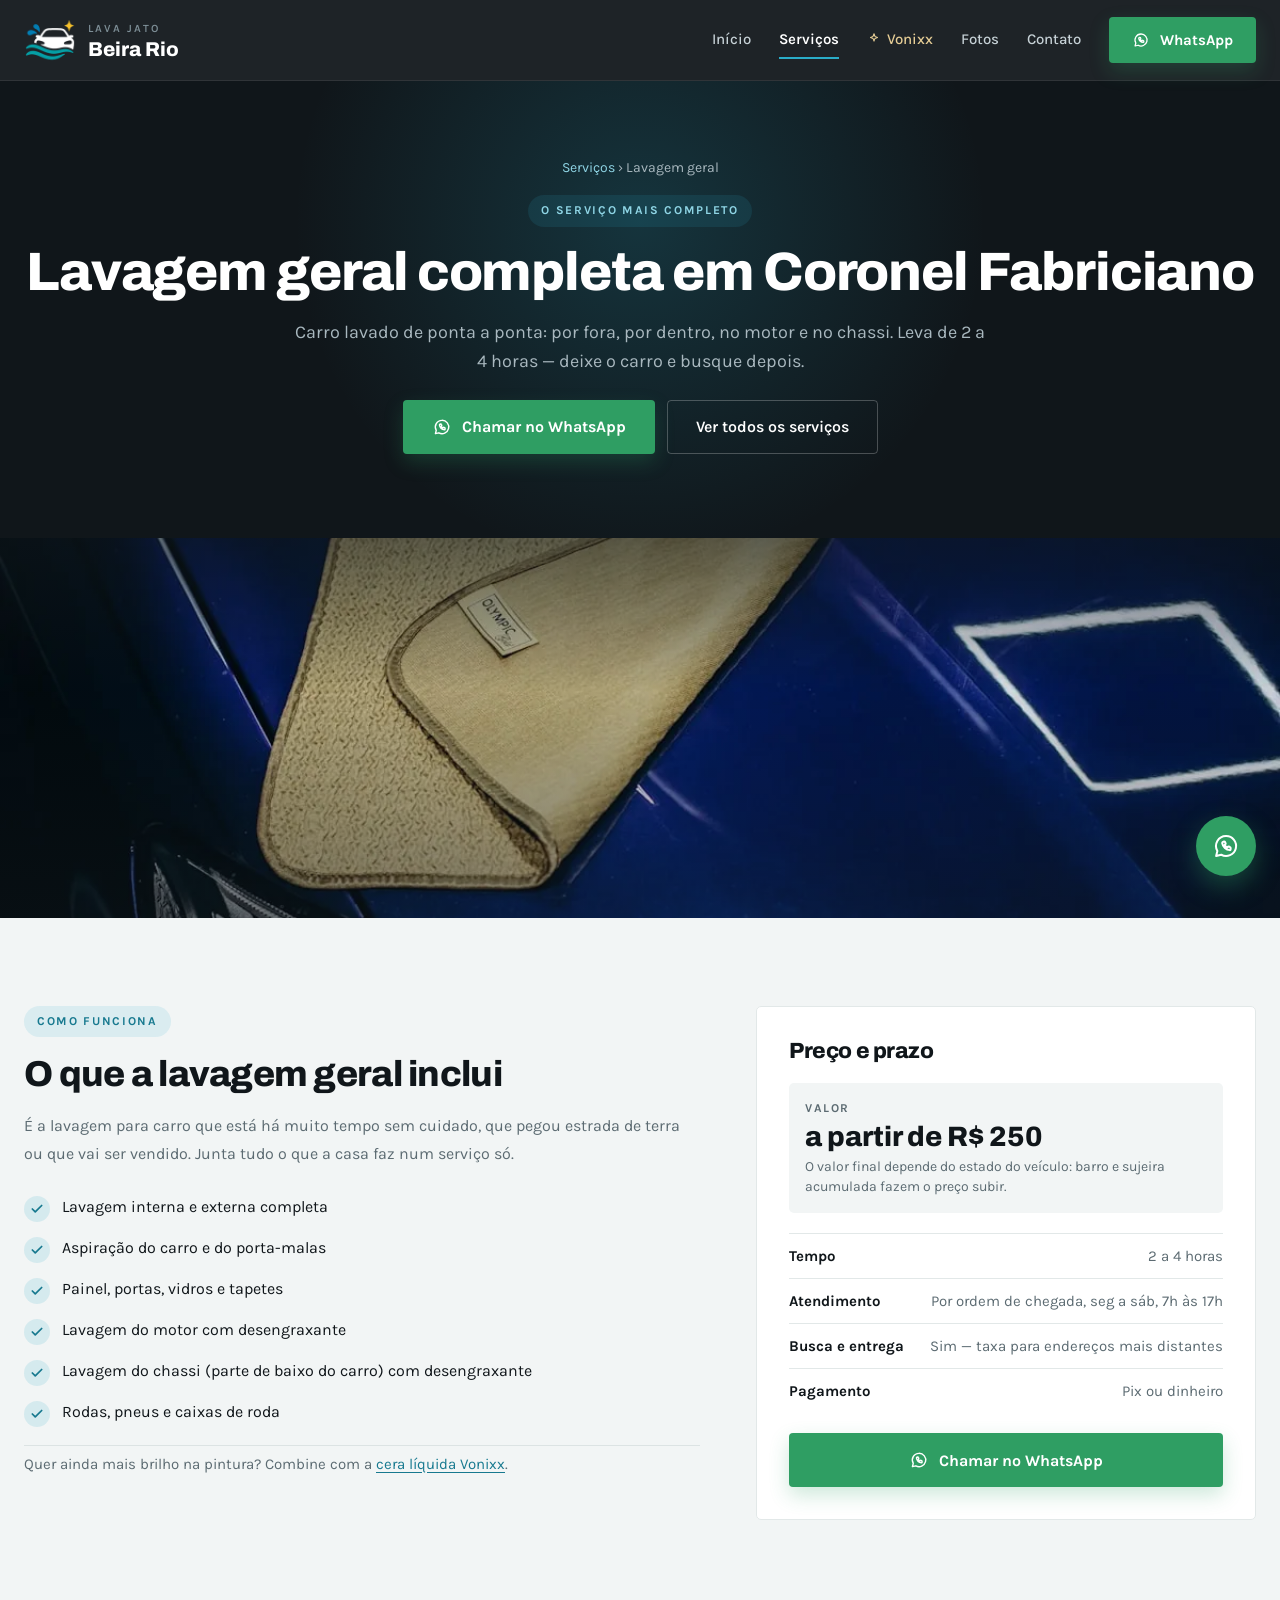
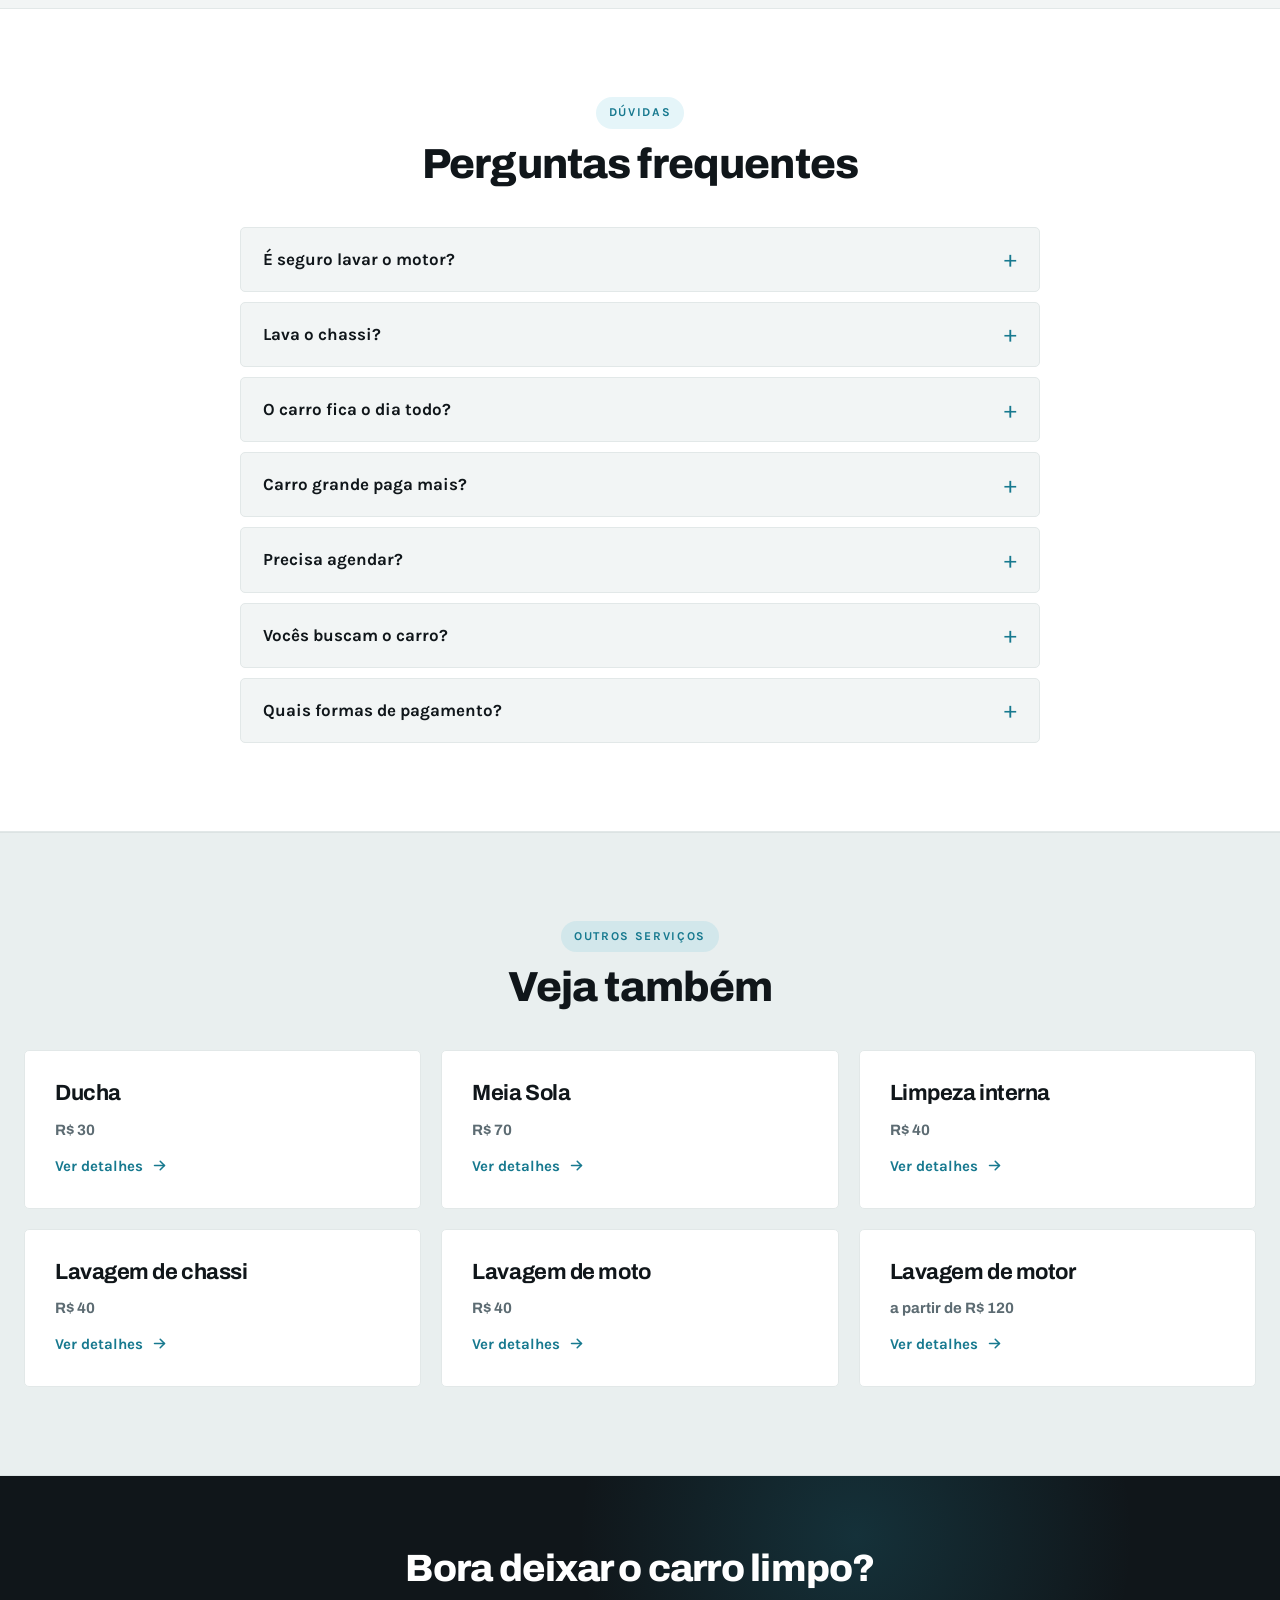
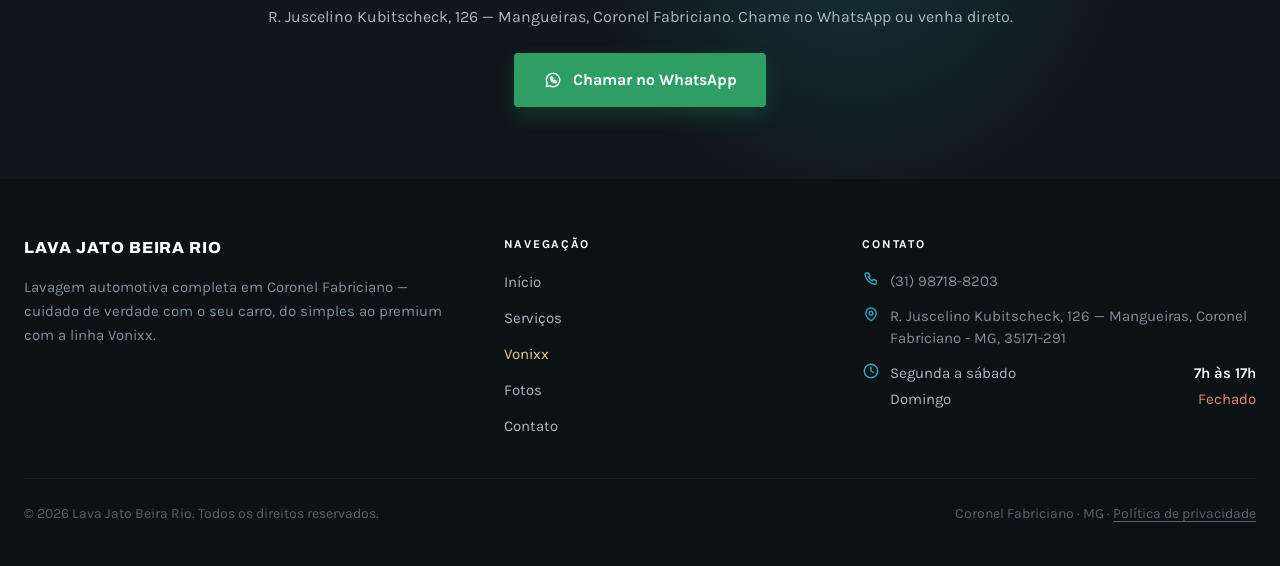
<file: lavagem-geral.html>
<!doctype html>
<html lang="pt-BR">
<head>
<meta charset="utf-8">
<meta name="viewport" content="width=device-width, initial-scale=1">

<script>
  // Medição liberada desde o primeiro carregamento, sem aviso de cookies (LGPD: legítimo
  // interesse, explicado em /privacidade). Só fica desligada se o visitante tocou em
  // "Parar de medir este aparelho" — aí o Tag Manager nem é carregado.
  // Precisa vir ANTES do Tag Manager para valer já no primeiro carregamento.
  window.dataLayer = window.dataLayer || [];
  function gtag(){dataLayer.push(arguments);}
  try { window.ljbrMedicaoParada = localStorage.getItem('ljbr-medicao') === 'parado'; } catch (e) {}
  gtag('consent', 'default', {
    ad_storage: 'denied',
    ad_user_data: 'denied',
    ad_personalization: 'denied',
    analytics_storage: window.ljbrMedicaoParada ? 'denied' : 'granted'
  });
</script>

<!-- Google Tag Manager -->
<script>if(!window.ljbrMedicaoParada)(function(w,d,s,l,i){w[l]=w[l]||[];w[l].push({'gtm.start':
new Date().getTime(),event:'gtm.js'});var f=d.getElementsByTagName(s)[0],
j=d.createElement(s),dl=l!='dataLayer'?'&l='+l:'';j.async=true;j.src=
'https://www.googletagmanager.com/gtm.js?id='+i+dl;f.parentNode.insertBefore(j,f);
})(window,document,'script','dataLayer','GTM-PXQNS4SG');</script>
<!-- Fim do Google Tag Manager -->


<title>Lavagem geral completa em Coronel Fabriciano — Lava Jato Beira Rio</title>
<meta name="description" content="Lavagem geral em Coronel Fabriciano: interna e externa, aspiração, motor e chassi com desengraxante. A partir de R$ 250, pronta em 2 a 4 horas.">
<link rel="canonical" href="https://lavajatobeirario.com.br/lavagem-geral">
<meta name="robots" content="index, follow, max-image-preview:large">
<meta name="theme-color" content="#10161A">

<meta property="og:type" content="website">
<meta property="og:locale" content="pt_BR">
<meta property="og:site_name" content="Lava Jato Beira Rio">
<meta property="og:title" content="Lavagem geral completa em Coronel Fabriciano — Lava Jato Beira Rio">
<meta property="og:description" content="Lavagem geral em Coronel Fabriciano: interna e externa, aspiração, motor e chassi com desengraxante. A partir de R$ 250, pronta em 2 a 4 horas.">
<meta property="og:url" content="https://lavajatobeirario.com.br/lavagem-geral">
<meta property="og:image" content="https://lavajatobeirario.com.br/assets/img/og-fachada-lava-jato-beira-rio.jpg">
<meta property="og:image:width" content="1200">
<meta property="og:image:height" content="630">
<meta name="twitter:card" content="summary_large_image">
<meta name="twitter:title" content="Lavagem geral completa em Coronel Fabriciano — Lava Jato Beira Rio">
<meta name="twitter:description" content="Lavagem geral em Coronel Fabriciano: interna e externa, aspiração, motor e chassi com desengraxante. A partir de R$ 250, pronta em 2 a 4 horas.">
<meta name="twitter:image" content="https://lavajatobeirario.com.br/assets/img/og-fachada-lava-jato-beira-rio.jpg">

<link rel="icon" href="assets/img/favicon-48.png" type="image/png" sizes="48x48">
<link rel="apple-touch-icon" href="assets/img/apple-touch-icon.png">
<link rel="preconnect" href="https://fonts.googleapis.com">
<link rel="preconnect" href="https://fonts.gstatic.com" crossorigin>
<link rel="stylesheet" href="https://fonts.googleapis.com/css2?family=Archivo:wght@600;700;800&family=Karla:wght@400;500;600;700&display=swap">
<link rel="stylesheet" href="assets/css/styles.css">

<script type="application/ld+json">
{
  "@context": "https://schema.org",
  "@graph": [
    {
      "@type": "AutoWash",
      "@id": "https://lavajatobeirario.com.br/#negocio",
      "name": "Lava Jato Beira Rio",
      "alternateName": [
        "Lava Jato do Célio",
        "Lava Jato do Celinho",
        "Lava Jato do Zé Hilton"
      ],
      "url": "https://lavajatobeirario.com.br/",
      "telephone": "+5531987188203",
      "paymentAccepted": "Pix, Dinheiro",
      "priceRange": "R$ 20 - R$ 250",
      "image": "https://lavajatobeirario.com.br/assets/img/og-fachada-lava-jato-beira-rio.jpg",
      "logo": "https://lavajatobeirario.com.br/assets/img/logo-icone-carro-frente.png",
      "hasMap": "https://maps.app.goo.gl/u4JMRQ2kPdUL1wEH8",
      "sameAs": [
        "https://maps.app.goo.gl/u4JMRQ2kPdUL1wEH8"
      ],
      "address": {
        "@type": "PostalAddress",
        "streetAddress": "R. Juscelino Kubitscheck, 126 - Mangueiras",
        "addressLocality": "Coronel Fabriciano",
        "postalCode": "35171-291",
        "addressRegion": "MG",
        "addressCountry": "BR"
      },
      "geo": {
        "@type": "GeoCoordinates",
        "latitude": -19.5311584,
        "longitude": -42.6014102
      },
      "openingHoursSpecification": [
        {
          "@type": "OpeningHoursSpecification",
          "dayOfWeek": [
            "Monday",
            "Tuesday",
            "Wednesday",
            "Thursday",
            "Friday",
            "Saturday"
          ],
          "opens": "07:00",
          "closes": "17:00"
        }
      ]
    },
    {
      "@type": "BreadcrumbList",
      "itemListElement": [
        {
          "@type": "ListItem",
          "position": 1,
          "name": "Início",
          "item": "https://lavajatobeirario.com.br/"
        },
        {
          "@type": "ListItem",
          "position": 2,
          "name": "Serviços",
          "item": "https://lavajatobeirario.com.br/servicos"
        },
        {
          "@type": "ListItem",
          "position": 3,
          "name": "Lavagem geral",
          "item": "https://lavajatobeirario.com.br/lavagem-geral"
        }
      ]
    },
    {
      "@type": "Service",
      "name": "Lavagem geral",
      "serviceType": "Lavagem automotiva completa",
      "description": "Lavagem geral em Coronel Fabriciano: interna e externa, aspiração, motor e chassi com desengraxante. A partir de R$ 250, pronta em 2 a 4 horas.",
      "url": "https://lavajatobeirario.com.br/lavagem-geral",
      "provider": {
        "@id": "https://lavajatobeirario.com.br/#negocio"
      },
      "areaServed": {
        "@type": "City",
        "name": "Coronel Fabriciano"
      },
      "offers": [
        {
          "@type": "Offer",
          "name": "A partir de",
          "price": "250",
          "priceCurrency": "BRL"
        }
      ]
    },
    {
      "@type": "FAQPage",
      "mainEntity": [
        {
          "@type": "Question",
          "name": "É seguro lavar o motor?",
          "acceptedAnswer": {
            "@type": "Answer",
            "text": "Sim, dependendo da situação do motor. A gente avalia antes de lavar e protege os componentes elétricos sensíveis."
          }
        },
        {
          "@type": "Question",
          "name": "Lava o chassi?",
          "acceptedAnswer": {
            "@type": "Answer",
            "text": "Sim, a lavagem geral inclui o chassi, com desengraxante."
          }
        },
        {
          "@type": "Question",
          "name": "O carro fica o dia todo?",
          "acceptedAnswer": {
            "@type": "Answer",
            "text": "Não: leva de 2 a 4 horas. Você pode deixar o carro e buscar depois, ou combinar um horário."
          }
        },
        {
          "@type": "Question",
          "name": "Carro grande paga mais?",
          "acceptedAnswer": {
            "@type": "Answer",
            "text": "O que muda o preço é o estado do veículo — barro e muita sujeira acumulada fazem o valor subir. Manda o modelo e uma foto no WhatsApp que a gente passa o valor."
          }
        },
        {
          "@type": "Question",
          "name": "Precisa agendar?",
          "acceptedAnswer": {
            "@type": "Answer",
            "text": "Não. O atendimento é por ordem de chegada, de segunda a sábado, das 7h às 17h. Se preferir, deixe o carro e busque depois, ou combine um horário pelo WhatsApp (31) 98718-8203."
          }
        },
        {
          "@type": "Question",
          "name": "Vocês buscam o carro?",
          "acceptedAnswer": {
            "@type": "Answer",
            "text": "Sim, a gente busca e leva o carro. Para endereços mais distantes é cobrada uma taxa — manda o endereço no WhatsApp que a gente informa."
          }
        },
        {
          "@type": "Question",
          "name": "Quais formas de pagamento?",
          "acceptedAnswer": {
            "@type": "Answer",
            "text": "Pix ou dinheiro."
          }
        }
      ]
    }
  ]
}
</script>
</head>
<body>

<!-- Google Tag Manager (noscript) -->
<noscript><iframe src="https://www.googletagmanager.com/ns.html?id=GTM-PXQNS4SG"
height="0" width="0" style="display:none;visibility:hidden"></iframe></noscript>

<header class="topo">
  <div class="container">
    <a class="marca" href="/" aria-label="Lava Jato Beira Rio — página inicial">
      <img class="marca__logo" src="assets/img/logo-cabecalho.png" width="52" height="52" alt="">
      <span class="marca__texto">
        <span class="marca__sobre">LAVA JATO</span>
        <span class="marca__nome">Beira Rio</span>
      </span>
    </a>

    <button class="menu-btn" type="button" data-menu-btn aria-expanded="false" aria-controls="menu-principal" aria-label="Abrir menu">
      <svg width="22" height="22" viewBox="0 0 24 24" fill="none" stroke="currentColor" stroke-width="2" stroke-linecap="round" aria-hidden="true"><path d="M4 7h16"></path><path d="M4 12h16"></path><path d="M4 17h16"></path></svg>
    </button>

    <nav class="nav" id="menu-principal" data-nav aria-label="Menu principal">
      <a class="nav__link" href="/">Início</a>
      <a class="nav__link ativo" href="/servicos">Serviços</a>
      <a class="nav__link nav__link--vonixx" href="/vonixx">
        <svg width="14" height="14" viewBox="0 0 24 24" fill="none" stroke="currentColor" stroke-width="1.8" stroke-linejoin="round" aria-hidden="true"><path d="M12 3l1.7 4.6L18 9.3l-4.3 1.7L12 15.6l-1.7-4.6L6 9.3l4.3-1.7L12 3z"></path></svg>
        Vonixx
      </a>
      <a class="nav__link" href="/fotos">Fotos</a>
      <a class="nav__link" href="/contato">Contato</a>
      <a class="btn btn--whatsapp nav__cta" href="https://wa.me/5531987188203?text=Ol%C3%A1!%20Quero%20fazer%20a%20lavagem%20geral%20no%20meu%20carro." target="_blank" rel="noopener">
        <svg width="18" height="18" viewBox="0 0 24 24" fill="none" stroke="currentColor" stroke-width="1.7" stroke-linecap="round" stroke-linejoin="round" aria-hidden="true"><path d="M12 4a8 8 0 0 0-6.9 12l-1 4 4.1-1A8 8 0 1 0 12 4z"></path><path d="M9 9.4c0-.3.2-.6.5-.7l1-.3c.3 0 .6.1.7.4l.5 1.1c.1.3 0 .6-.2.8l-.5.4c.4.9 1.1 1.6 2 2l.4-.5c.2-.2.5-.3.8-.2l1.1.5c.3.1.4.4.4.7v1c0 .4-.3.7-.7.7-3-.1-5.5-2.5-6-5.4z"></path></svg>
        WhatsApp
      </a>
    </nav>
  </div>
</header>

<main>

  <section class="hero hero--centro">
    <div class="container">
      <nav class="migalha" aria-label="Você está em">
        <a href="/servicos">Serviços</a> <span aria-hidden="true">›</span> <span aria-current="page">Lavagem geral</span>
      </nav>
      <span class="olho olho--escuro">O serviço mais completo</span>
      <h1>Lavagem geral completa em Coronel Fabriciano</h1>
      <p class="lead lead--escura">Carro lavado de ponta a ponta: por fora, por dentro, no motor e no chassi. Leva de 2 a 4 horas — deixe o carro e busque depois.</p>
      <div class="hero-servico__acoes">
        <a class="btn btn--whatsapp" href="https://wa.me/5531987188203?text=Ol%C3%A1!%20Quero%20fazer%20a%20lavagem%20geral%20no%20meu%20carro." target="_blank" rel="noopener">
          <svg width="20" height="20" viewBox="0 0 24 24" fill="none" stroke="currentColor" stroke-width="1.7" stroke-linecap="round" stroke-linejoin="round" aria-hidden="true"><path d="M12 4a8 8 0 0 0-6.9 12l-1 4 4.1-1A8 8 0 1 0 12 4z"></path><path d="M9 9.4c0-.3.2-.6.5-.7l1-.3c.3 0 .6.1.7.4l.5 1.1c.1.3 0 .6-.2.8l-.5.4c.4.9 1.1 1.6 2 2l.4-.5c.2-.2.5-.3.8-.2l1.1.5c.3.1.4.4.4.7v1c0 .4-.3.7-.7.7-3-.1-5.5-2.5-6-5.4z"></path></svg>
          Chamar no WhatsApp
        </a>
        <a class="btn btn--linha-clara" href="/servicos">Ver todos os serviços</a>
      </div>
    </div>
  </section>

  <div class="faixa-imagem faixa-imagem--servico">
    <img src="assets/img/secagem-acabamento.webp" alt="Carro limpo recebendo a secagem e o acabamento final" width="1200" height="900" decoding="async">
  </div>

  <section class="secao">
    <div class="container servico-sobre">
      <div class="pilha" style="gap:18px;">
        <span class="olho" style="align-self:flex-start;">Como funciona</span>
        <h2>O que a lavagem geral inclui</h2>
        <p>É a lavagem para carro que está há muito tempo sem cuidado, que pegou estrada de terra ou que vai ser vendido. Junta tudo o que a casa faz num serviço só.</p>
        <ul class="lista-beneficios lista-beneficios--agua">
          <li>
            <span class="tick" aria-hidden="true"><svg width="14" height="14" viewBox="0 0 24 24" fill="none" stroke="currentColor" stroke-width="3" stroke-linecap="round" stroke-linejoin="round"><path d="M20 6L9 17l-5-5"></path></svg></span>
            Lavagem interna e externa completa
          </li>
          <li>
            <span class="tick" aria-hidden="true"><svg width="14" height="14" viewBox="0 0 24 24" fill="none" stroke="currentColor" stroke-width="3" stroke-linecap="round" stroke-linejoin="round"><path d="M20 6L9 17l-5-5"></path></svg></span>
            Aspiração do carro e do porta-malas
          </li>
          <li>
            <span class="tick" aria-hidden="true"><svg width="14" height="14" viewBox="0 0 24 24" fill="none" stroke="currentColor" stroke-width="3" stroke-linecap="round" stroke-linejoin="round"><path d="M20 6L9 17l-5-5"></path></svg></span>
            Painel, portas, vidros e tapetes
          </li>
          <li>
            <span class="tick" aria-hidden="true"><svg width="14" height="14" viewBox="0 0 24 24" fill="none" stroke="currentColor" stroke-width="3" stroke-linecap="round" stroke-linejoin="round"><path d="M20 6L9 17l-5-5"></path></svg></span>
            Lavagem do motor com desengraxante
          </li>
          <li>
            <span class="tick" aria-hidden="true"><svg width="14" height="14" viewBox="0 0 24 24" fill="none" stroke="currentColor" stroke-width="3" stroke-linecap="round" stroke-linejoin="round"><path d="M20 6L9 17l-5-5"></path></svg></span>
            Lavagem do chassi (parte de baixo do carro) com desengraxante
          </li>
          <li>
            <span class="tick" aria-hidden="true"><svg width="14" height="14" viewBox="0 0 24 24" fill="none" stroke="currentColor" stroke-width="3" stroke-linecap="round" stroke-linejoin="round"><path d="M20 6L9 17l-5-5"></path></svg></span>
            Rodas, pneus e caixas de roda
          </li>
        </ul>
        <p class="servico-sobre__nota">Quer ainda mais brilho na pintura? Combine com a <a href="/vonixx">cera líquida Vonixx</a>.</p>
      </div>

      <aside class="card-resumo" aria-label="Resumo do serviço">
        <h2>Preço e prazo</h2>
        <div class="card-resumo__precos">
            <div class="card-resumo__preco">
              <span>Valor</span>
              <strong>a partir de R$ 250</strong>
              <small>O valor final depende do estado do veículo: barro e sujeira acumulada fazem o preço subir.</small>
            </div>
        </div>
        <dl class="card-resumo__dados">
          <div><dt>Tempo</dt><dd>2 a 4 horas</dd></div>
          <div><dt>Atendimento</dt><dd>Por ordem de chegada, seg a sáb, 7h às 17h</dd></div>
          <div><dt>Busca e entrega</dt><dd>Sim — taxa para endereços mais distantes</dd></div>
          <div><dt>Pagamento</dt><dd>Pix ou dinheiro</dd></div>
        </dl>
        <a class="btn btn--whatsapp btn--bloco" href="https://wa.me/5531987188203?text=Ol%C3%A1!%20Quero%20fazer%20a%20lavagem%20geral%20no%20meu%20carro." target="_blank" rel="noopener">
          <svg width="20" height="20" viewBox="0 0 24 24" fill="none" stroke="currentColor" stroke-width="1.7" stroke-linecap="round" stroke-linejoin="round" aria-hidden="true"><path d="M12 4a8 8 0 0 0-6.9 12l-1 4 4.1-1A8 8 0 1 0 12 4z"></path><path d="M9 9.4c0-.3.2-.6.5-.7l1-.3c.3 0 .6.1.7.4l.5 1.1c.1.3 0 .6-.2.8l-.5.4c.4.9 1.1 1.6 2 2l.4-.5c.2-.2.5-.3.8-.2l1.1.5c.3.1.4.4.4.7v1c0 .4-.3.7-.7.7-3-.1-5.5-2.5-6-5.4z"></path></svg>
          Chamar no WhatsApp
        </a>
      </aside>
    </div>
  </section>

  <section class="secao secao--branca">
    <div class="container">
      <div class="cabecalho-secao">
        <span class="olho">Dúvidas</span>
        <h2 class="titulo-secao">Perguntas frequentes</h2>
      </div>
      <div class="faq">
        <details class="faq__item">
          <summary>É seguro lavar o motor?</summary>
          <p>Sim, dependendo da situação do motor. A gente avalia antes de lavar e protege os componentes elétricos sensíveis.</p>
        </details>
        <details class="faq__item">
          <summary>Lava o chassi?</summary>
          <p>Sim, a lavagem geral inclui o chassi, com desengraxante.</p>
        </details>
        <details class="faq__item">
          <summary>O carro fica o dia todo?</summary>
          <p>Não: leva de 2 a 4 horas. Você pode deixar o carro e buscar depois, ou combinar um horário.</p>
        </details>
        <details class="faq__item">
          <summary>Carro grande paga mais?</summary>
          <p>O que muda o preço é o estado do veículo — barro e muita sujeira acumulada fazem o valor subir. Manda o modelo e uma foto no WhatsApp que a gente passa o valor.</p>
        </details>
        <details class="faq__item">
          <summary>Precisa agendar?</summary>
          <p>Não. O atendimento é por ordem de chegada, de segunda a sábado, das 7h às 17h. Se preferir, deixe o carro e busque depois, ou combine um horário pelo WhatsApp (31) 98718-8203.</p>
        </details>
        <details class="faq__item">
          <summary>Vocês buscam o carro?</summary>
          <p>Sim, a gente busca e leva o carro. Para endereços mais distantes é cobrada uma taxa — manda o endereço no WhatsApp que a gente informa.</p>
        </details>
        <details class="faq__item">
          <summary>Quais formas de pagamento?</summary>
          <p>Pix ou dinheiro.</p>
        </details>
      </div>
    </div>
  </section>

  <section class="secao secao--alt">
    <div class="container">
      <div class="cabecalho-secao">
        <span class="olho">Outros serviços</span>
        <h2 class="titulo-secao">Veja também</h2>
      </div>
      <div class="grade grade--3">
        <a class="card card--link" href="/ducha">
          <h3>Ducha</h3>
          <p class="preco">R$ 30</p>
          <span class="card__mais">Ver detalhes <svg width="17" height="17" viewBox="0 0 24 24" fill="none" stroke="currentColor" stroke-width="2.2" stroke-linecap="round" stroke-linejoin="round" aria-hidden="true"><path d="M5 12h14"></path><path d="M13 6l6 6-6 6"></path></svg></span>
        </a>
        <a class="card card--link" href="/lavagem-interna-e-externa">
          <h3>Meia Sola</h3>
          <p class="preco">R$ 70</p>
          <span class="card__mais">Ver detalhes <svg width="17" height="17" viewBox="0 0 24 24" fill="none" stroke="currentColor" stroke-width="2.2" stroke-linecap="round" stroke-linejoin="round" aria-hidden="true"><path d="M5 12h14"></path><path d="M13 6l6 6-6 6"></path></svg></span>
        </a>
        <a class="card card--link" href="/limpeza-interna">
          <h3>Limpeza interna</h3>
          <p class="preco">R$ 40</p>
          <span class="card__mais">Ver detalhes <svg width="17" height="17" viewBox="0 0 24 24" fill="none" stroke="currentColor" stroke-width="2.2" stroke-linecap="round" stroke-linejoin="round" aria-hidden="true"><path d="M5 12h14"></path><path d="M13 6l6 6-6 6"></path></svg></span>
        </a>
        <a class="card card--link" href="/lavagem-de-chassi">
          <h3>Lavagem de chassi</h3>
          <p class="preco">R$ 40</p>
          <span class="card__mais">Ver detalhes <svg width="17" height="17" viewBox="0 0 24 24" fill="none" stroke="currentColor" stroke-width="2.2" stroke-linecap="round" stroke-linejoin="round" aria-hidden="true"><path d="M5 12h14"></path><path d="M13 6l6 6-6 6"></path></svg></span>
        </a>
        <a class="card card--link" href="/lavagem-de-moto">
          <h3>Lavagem de moto</h3>
          <p class="preco">R$ 40</p>
          <span class="card__mais">Ver detalhes <svg width="17" height="17" viewBox="0 0 24 24" fill="none" stroke="currentColor" stroke-width="2.2" stroke-linecap="round" stroke-linejoin="round" aria-hidden="true"><path d="M5 12h14"></path><path d="M13 6l6 6-6 6"></path></svg></span>
        </a>
        <a class="card card--link" href="/lavagem-de-motor">
          <h3>Lavagem de motor</h3>
          <p class="preco">a partir de R$ 120</p>
          <span class="card__mais">Ver detalhes <svg width="17" height="17" viewBox="0 0 24 24" fill="none" stroke="currentColor" stroke-width="2.2" stroke-linecap="round" stroke-linejoin="round" aria-hidden="true"><path d="M5 12h14"></path><path d="M13 6l6 6-6 6"></path></svg></span>
        </a>
      </div>
    </div>
  </section>

  <section class="faixa-cta">
    <div class="container">
      <h2>Bora deixar o carro limpo?</h2>
      <p>R. Juscelino Kubitscheck, 126 — Mangueiras, Coronel Fabriciano. Chame no WhatsApp ou venha direto.</p>
      <div class="faixa-cta__acoes">
        <a class="btn btn--whatsapp" href="https://wa.me/5531987188203?text=Ol%C3%A1!%20Quero%20fazer%20a%20lavagem%20geral%20no%20meu%20carro." target="_blank" rel="noopener">
          <svg width="20" height="20" viewBox="0 0 24 24" fill="none" stroke="currentColor" stroke-width="1.7" stroke-linecap="round" stroke-linejoin="round" aria-hidden="true"><path d="M12 4a8 8 0 0 0-6.9 12l-1 4 4.1-1A8 8 0 1 0 12 4z"></path><path d="M9 9.4c0-.3.2-.6.5-.7l1-.3c.3 0 .6.1.7.4l.5 1.1c.1.3 0 .6-.2.8l-.5.4c.4.9 1.1 1.6 2 2l.4-.5c.2-.2.5-.3.8-.2l1.1.5c.3.1.4.4.4.7v1c0 .4-.3.7-.7.7-3-.1-5.5-2.5-6-5.4z"></path></svg>
          Chamar no WhatsApp
        </a>
      </div>
    </div>
  </section>

</main>

<footer class="rodape">
  <div class="container">
    <div class="rodape__grid">
      <div class="pilha" style="gap:14px;">
        <span class="rodape__marca">LAVA JATO BEIRA RIO</span>
        <p>Lavagem automotiva completa em Coronel Fabriciano — cuidado de verdade com o seu carro, do simples ao premium com a linha Vonixx.</p>
      </div>

      <nav class="rodape__links" aria-label="Navegação do rodapé">
        <span class="rodape__titulo">Navegação</span>
        <a href="/">Início</a>
        <a href="/servicos">Serviços</a>
        <a class="ouro" href="/vonixx">Vonixx</a>
        <a href="/fotos">Fotos</a>
        <a href="/contato">Contato</a>
      </nav>

      <div class="rodape__contato">
        <span class="rodape__titulo">Contato</span>
        <p class="rodape__item">
          <svg width="18" height="18" viewBox="0 0 24 24" fill="none" stroke="currentColor" stroke-width="1.8" stroke-linecap="round" stroke-linejoin="round" aria-hidden="true"><path d="M6 4h3l1.5 4-2 1.3a11 11 0 0 0 5.2 5.2l1.3-2 4 1.5v3a2 2 0 0 1-2 2A15 15 0 0 1 4 6a2 2 0 0 1 2-2z"></path></svg>
          <a href="tel:+5531987188203" style="color:inherit;">(31) 98718-8203</a>
        </p>
        <p class="rodape__item">
          <svg width="18" height="18" viewBox="0 0 24 24" fill="none" stroke="currentColor" stroke-width="1.8" stroke-linecap="round" stroke-linejoin="round" aria-hidden="true"><path d="M12 21s-7-4.6-7-10a7 7 0 0 1 14 0c0 5.4-7 10-7 10z"></path><circle cx="12" cy="11" r="2.5"></circle></svg>
          <span>R. Juscelino Kubitscheck, 126 — Mangueiras, Coronel Fabriciano - MG, 35171-291</span>
        </p>
        <div class="rodape__item">
          <svg width="18" height="18" viewBox="0 0 24 24" fill="none" stroke="currentColor" stroke-width="1.8" stroke-linecap="round" stroke-linejoin="round" aria-hidden="true"><circle cx="12" cy="12" r="9"></circle><path d="M12 7v5l3.2 1.9"></path></svg>
          <span class="rodape__horas">
            <span class="rodape__hora"><span>Segunda a sábado</span><strong>7h às 17h</strong></span>
            <span class="rodape__hora"><span>Domingo</span><span class="fechado">Fechado</span></span>
          </span>
        </div>
      </div>
    </div>

    <div class="rodape__base">
      <span>© <span data-ano>2026</span> Lava Jato Beira Rio. Todos os direitos reservados.</span>
      <span>Coronel Fabriciano · MG · <a class="rodape__privacidade" href="/privacidade">Política de privacidade</a></span>
    </div>
  </div>
</footer>

<a class="wa-flutuante" href="https://wa.me/5531987188203?text=Ol%C3%A1!%20Quero%20fazer%20a%20lavagem%20geral%20no%20meu%20carro." target="_blank" rel="noopener" aria-label="Chamar no WhatsApp">
  <svg width="30" height="30" viewBox="0 0 24 24" fill="none" stroke="currentColor" stroke-width="1.6" stroke-linecap="round" stroke-linejoin="round" aria-hidden="true"><path d="M12 4a8 8 0 0 0-6.9 12l-1 4 4.1-1A8 8 0 1 0 12 4z"></path><path d="M9 9.4c0-.3.2-.6.5-.7l1-.3c.3 0 .6.1.7.4l.5 1.1c.1.3 0 .6-.2.8l-.5.4c.4.9 1.1 1.6 2 2l.4-.5c.2-.2.5-.3.8-.2l1.1.5c.3.1.4.4.4.7v1c0 .4-.3.7-.7.7-3-.1-5.5-2.5-6-5.4z"></path></svg>
</a>

<script src="assets/js/main.js" defer></script>
<script src="https://s.derson.cloud/s.js" data-site="51dd9afd9cdae9f6" defer></script>
</body>
</html>
</file>
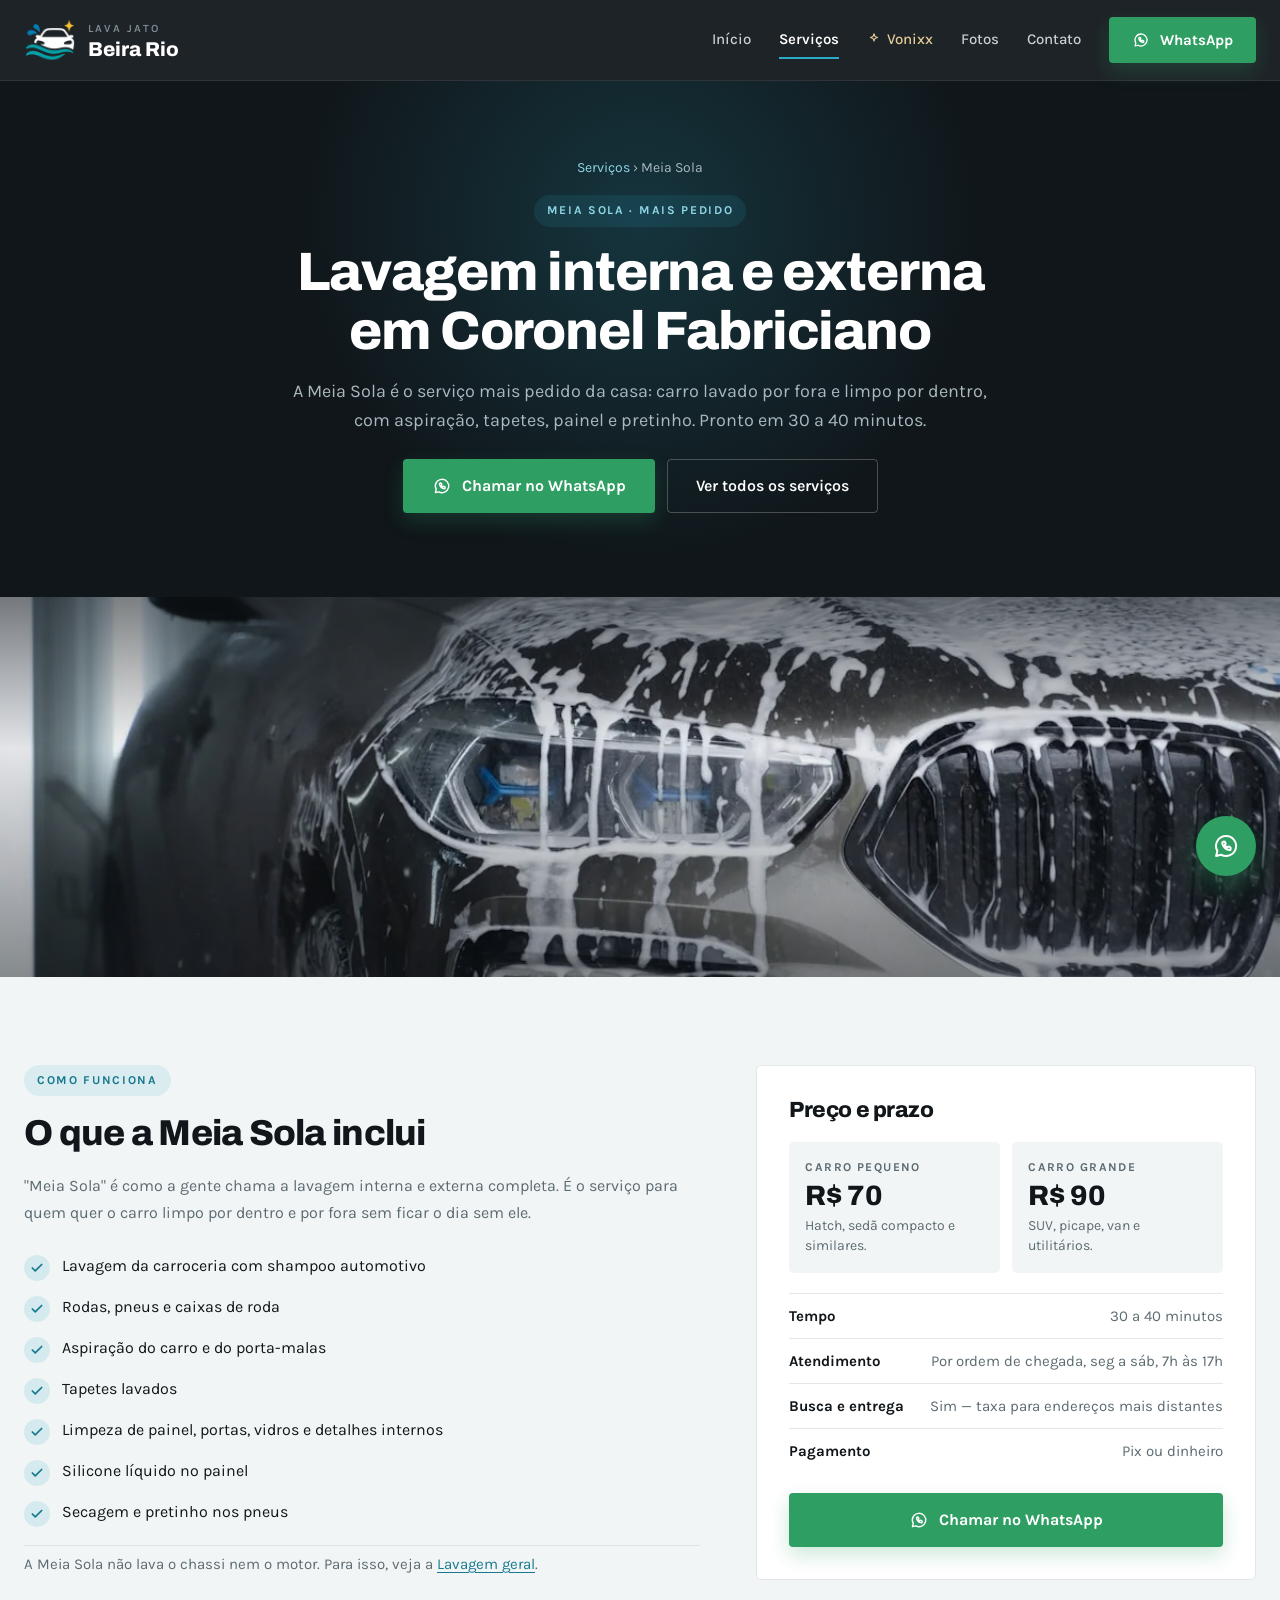
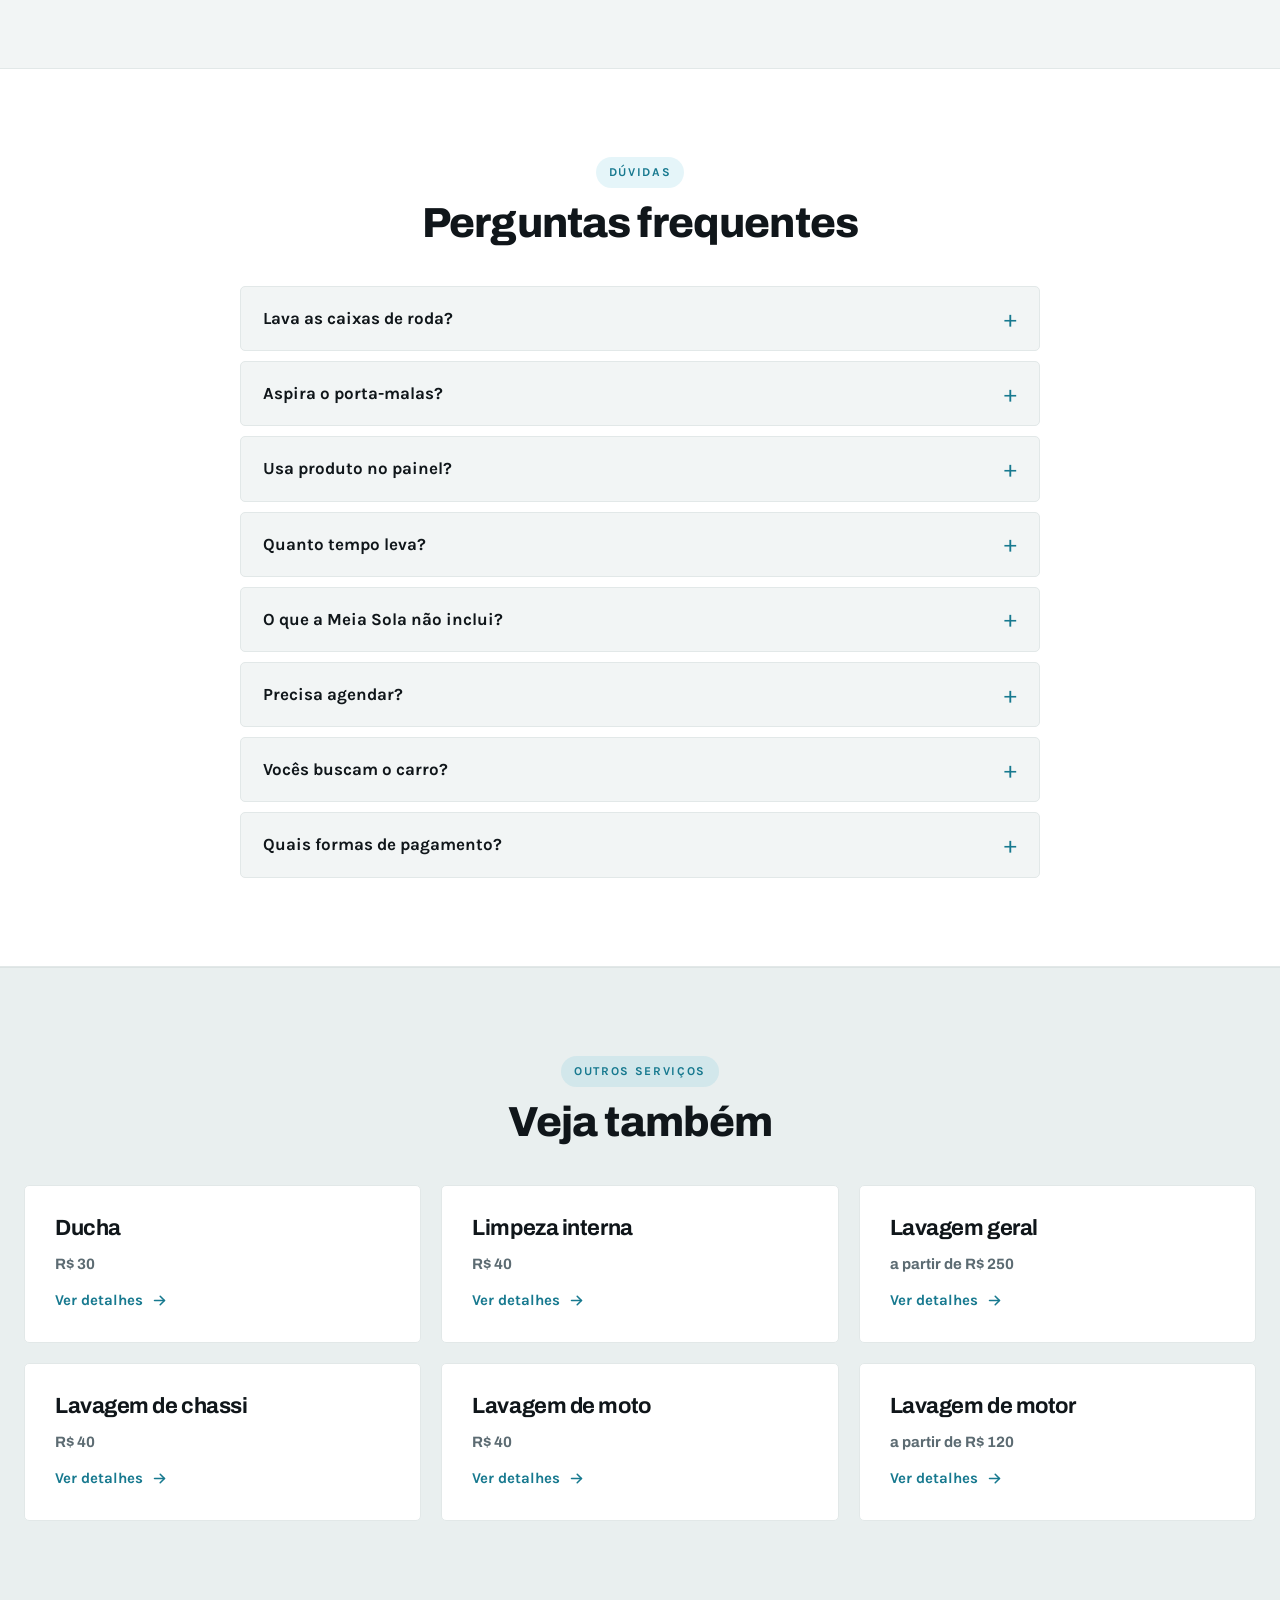
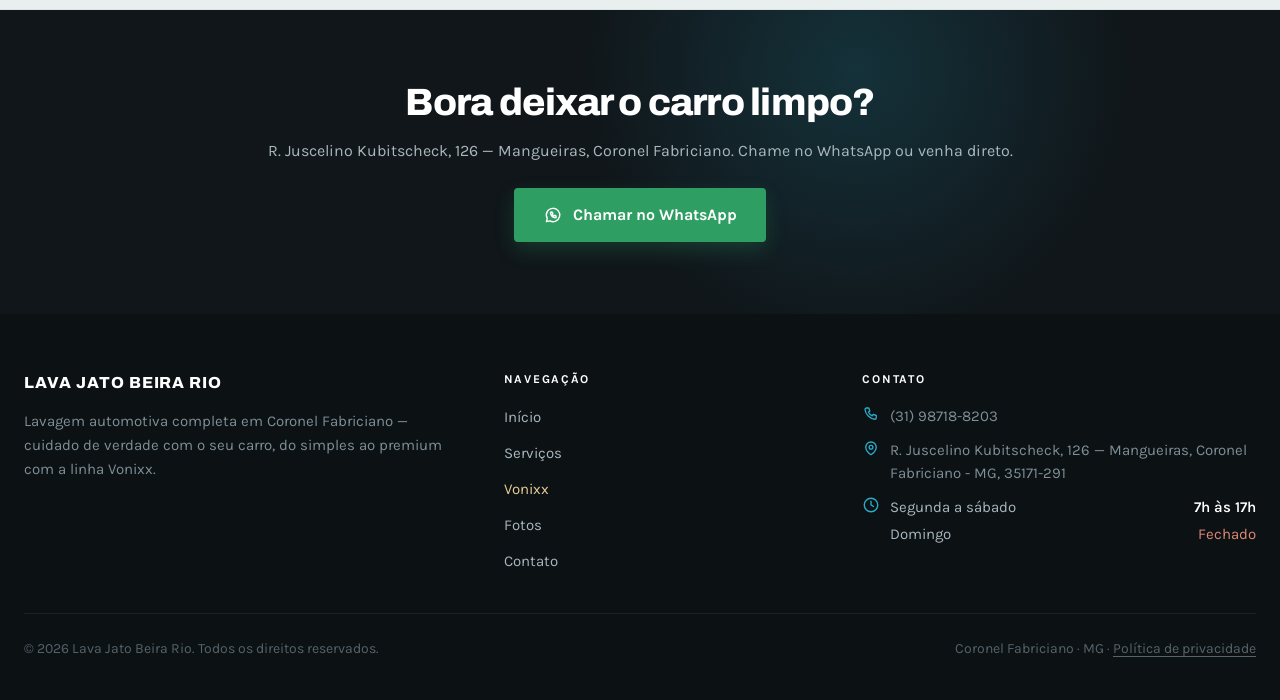
<file: lavagem-interna-e-externa.html>
<!doctype html>
<html lang="pt-BR">
<head>
<meta charset="utf-8">
<meta name="viewport" content="width=device-width, initial-scale=1">

<script>
  // Medição liberada desde o primeiro carregamento, sem aviso de cookies (LGPD: legítimo
  // interesse, explicado em /privacidade). Só fica desligada se o visitante tocou em
  // "Parar de medir este aparelho" — aí o Tag Manager nem é carregado.
  // Precisa vir ANTES do Tag Manager para valer já no primeiro carregamento.
  window.dataLayer = window.dataLayer || [];
  function gtag(){dataLayer.push(arguments);}
  try { window.ljbrMedicaoParada = localStorage.getItem('ljbr-medicao') === 'parado'; } catch (e) {}
  gtag('consent', 'default', {
    ad_storage: 'denied',
    ad_user_data: 'denied',
    ad_personalization: 'denied',
    analytics_storage: window.ljbrMedicaoParada ? 'denied' : 'granted'
  });
</script>

<!-- Google Tag Manager -->
<script>if(!window.ljbrMedicaoParada)(function(w,d,s,l,i){w[l]=w[l]||[];w[l].push({'gtm.start':
new Date().getTime(),event:'gtm.js'});var f=d.getElementsByTagName(s)[0],
j=d.createElement(s),dl=l!='dataLayer'?'&l='+l:'';j.async=true;j.src=
'https://www.googletagmanager.com/gtm.js?id='+i+dl;f.parentNode.insertBefore(j,f);
})(window,document,'script','dataLayer','GTM-PXQNS4SG');</script>
<!-- Fim do Google Tag Manager -->


<title>Lavagem interna e externa em Coronel Fabriciano — Lava Jato Beira Rio</title>
<meta name="description" content="Meia Sola: lavagem interna e externa em Coronel Fabriciano, com aspiração, tapetes, painel e pretinho. R$ 70 carro pequeno, R$ 90 grande. Em 30 a 40 min.">
<link rel="canonical" href="https://lavajatobeirario.com.br/lavagem-interna-e-externa">
<meta name="robots" content="index, follow, max-image-preview:large">
<meta name="theme-color" content="#10161A">

<meta property="og:type" content="website">
<meta property="og:locale" content="pt_BR">
<meta property="og:site_name" content="Lava Jato Beira Rio">
<meta property="og:title" content="Lavagem interna e externa em Coronel Fabriciano — Lava Jato Beira Rio">
<meta property="og:description" content="Meia Sola: lavagem interna e externa em Coronel Fabriciano, com aspiração, tapetes, painel e pretinho. R$ 70 carro pequeno, R$ 90 grande. Em 30 a 40 min.">
<meta property="og:url" content="https://lavajatobeirario.com.br/lavagem-interna-e-externa">
<meta property="og:image" content="https://lavajatobeirario.com.br/assets/img/og-fachada-lava-jato-beira-rio.jpg">
<meta property="og:image:width" content="1200">
<meta property="og:image:height" content="630">
<meta name="twitter:card" content="summary_large_image">
<meta name="twitter:title" content="Lavagem interna e externa em Coronel Fabriciano — Lava Jato Beira Rio">
<meta name="twitter:description" content="Meia Sola: lavagem interna e externa em Coronel Fabriciano, com aspiração, tapetes, painel e pretinho. R$ 70 carro pequeno, R$ 90 grande. Em 30 a 40 min.">
<meta name="twitter:image" content="https://lavajatobeirario.com.br/assets/img/og-fachada-lava-jato-beira-rio.jpg">

<link rel="icon" href="assets/img/favicon-48.png" type="image/png" sizes="48x48">
<link rel="apple-touch-icon" href="assets/img/apple-touch-icon.png">
<link rel="preconnect" href="https://fonts.googleapis.com">
<link rel="preconnect" href="https://fonts.gstatic.com" crossorigin>
<link rel="stylesheet" href="https://fonts.googleapis.com/css2?family=Archivo:wght@600;700;800&family=Karla:wght@400;500;600;700&display=swap">
<link rel="stylesheet" href="assets/css/styles.css">

<script type="application/ld+json">
{
  "@context": "https://schema.org",
  "@graph": [
    {
      "@type": "AutoWash",
      "@id": "https://lavajatobeirario.com.br/#negocio",
      "name": "Lava Jato Beira Rio",
      "alternateName": [
        "Lava Jato do Célio",
        "Lava Jato do Celinho",
        "Lava Jato do Zé Hilton"
      ],
      "url": "https://lavajatobeirario.com.br/",
      "telephone": "+5531987188203",
      "paymentAccepted": "Pix, Dinheiro",
      "priceRange": "R$ 20 - R$ 250",
      "image": "https://lavajatobeirario.com.br/assets/img/og-fachada-lava-jato-beira-rio.jpg",
      "logo": "https://lavajatobeirario.com.br/assets/img/logo-icone-carro-frente.png",
      "hasMap": "https://maps.app.goo.gl/u4JMRQ2kPdUL1wEH8",
      "sameAs": [
        "https://maps.app.goo.gl/u4JMRQ2kPdUL1wEH8"
      ],
      "address": {
        "@type": "PostalAddress",
        "streetAddress": "R. Juscelino Kubitscheck, 126 - Mangueiras",
        "addressLocality": "Coronel Fabriciano",
        "postalCode": "35171-291",
        "addressRegion": "MG",
        "addressCountry": "BR"
      },
      "geo": {
        "@type": "GeoCoordinates",
        "latitude": -19.5311584,
        "longitude": -42.6014102
      },
      "openingHoursSpecification": [
        {
          "@type": "OpeningHoursSpecification",
          "dayOfWeek": [
            "Monday",
            "Tuesday",
            "Wednesday",
            "Thursday",
            "Friday",
            "Saturday"
          ],
          "opens": "07:00",
          "closes": "17:00"
        }
      ]
    },
    {
      "@type": "BreadcrumbList",
      "itemListElement": [
        {
          "@type": "ListItem",
          "position": 1,
          "name": "Início",
          "item": "https://lavajatobeirario.com.br/"
        },
        {
          "@type": "ListItem",
          "position": 2,
          "name": "Serviços",
          "item": "https://lavajatobeirario.com.br/servicos"
        },
        {
          "@type": "ListItem",
          "position": 3,
          "name": "Meia Sola",
          "item": "https://lavajatobeirario.com.br/lavagem-interna-e-externa"
        }
      ]
    },
    {
      "@type": "Service",
      "name": "Meia Sola — Lavagem interna e externa",
      "serviceType": "Lavagem automotiva interna e externa",
      "description": "Meia Sola: lavagem interna e externa em Coronel Fabriciano, com aspiração, tapetes, painel e pretinho. R$ 70 carro pequeno, R$ 90 grande. Em 30 a 40 min.",
      "url": "https://lavajatobeirario.com.br/lavagem-interna-e-externa",
      "provider": {
        "@id": "https://lavajatobeirario.com.br/#negocio"
      },
      "areaServed": {
        "@type": "City",
        "name": "Coronel Fabriciano"
      },
      "offers": [
        {
          "@type": "Offer",
          "name": "Carro pequeno",
          "price": "70",
          "priceCurrency": "BRL"
        },
        {
          "@type": "Offer",
          "name": "Carro grande",
          "price": "90",
          "priceCurrency": "BRL"
        }
      ]
    },
    {
      "@type": "FAQPage",
      "mainEntity": [
        {
          "@type": "Question",
          "name": "Lava as caixas de roda?",
          "acceptedAnswer": {
            "@type": "Answer",
            "text": "Sim, as caixas de roda entram na lavagem."
          }
        },
        {
          "@type": "Question",
          "name": "Aspira o porta-malas?",
          "acceptedAnswer": {
            "@type": "Answer",
            "text": "Sim, o porta-malas é aspirado junto com o carro."
          }
        },
        {
          "@type": "Question",
          "name": "Usa produto no painel?",
          "acceptedAnswer": {
            "@type": "Answer",
            "text": "Sim, silicone líquido, que dá acabamento e hidrata o plástico."
          }
        },
        {
          "@type": "Question",
          "name": "Quanto tempo leva?",
          "acceptedAnswer": {
            "@type": "Answer",
            "text": "De 30 a 40 minutos."
          }
        },
        {
          "@type": "Question",
          "name": "O que a Meia Sola não inclui?",
          "acceptedAnswer": {
            "@type": "Answer",
            "text": "Lavagem do chassi e do motor. Esses dois entram na Lavagem geral, a partir de R$ 250."
          }
        },
        {
          "@type": "Question",
          "name": "Precisa agendar?",
          "acceptedAnswer": {
            "@type": "Answer",
            "text": "Não. O atendimento é por ordem de chegada, de segunda a sábado, das 7h às 17h. Se preferir, deixe o carro e busque depois, ou combine um horário pelo WhatsApp (31) 98718-8203."
          }
        },
        {
          "@type": "Question",
          "name": "Vocês buscam o carro?",
          "acceptedAnswer": {
            "@type": "Answer",
            "text": "Sim, a gente busca e leva o carro. Para endereços mais distantes é cobrada uma taxa — manda o endereço no WhatsApp que a gente informa."
          }
        },
        {
          "@type": "Question",
          "name": "Quais formas de pagamento?",
          "acceptedAnswer": {
            "@type": "Answer",
            "text": "Pix ou dinheiro."
          }
        }
      ]
    }
  ]
}
</script>
</head>
<body>

<!-- Google Tag Manager (noscript) -->
<noscript><iframe src="https://www.googletagmanager.com/ns.html?id=GTM-PXQNS4SG"
height="0" width="0" style="display:none;visibility:hidden"></iframe></noscript>

<header class="topo">
  <div class="container">
    <a class="marca" href="/" aria-label="Lava Jato Beira Rio — página inicial">
      <img class="marca__logo" src="assets/img/logo-cabecalho.png" width="52" height="52" alt="">
      <span class="marca__texto">
        <span class="marca__sobre">LAVA JATO</span>
        <span class="marca__nome">Beira Rio</span>
      </span>
    </a>

    <button class="menu-btn" type="button" data-menu-btn aria-expanded="false" aria-controls="menu-principal" aria-label="Abrir menu">
      <svg width="22" height="22" viewBox="0 0 24 24" fill="none" stroke="currentColor" stroke-width="2" stroke-linecap="round" aria-hidden="true"><path d="M4 7h16"></path><path d="M4 12h16"></path><path d="M4 17h16"></path></svg>
    </button>

    <nav class="nav" id="menu-principal" data-nav aria-label="Menu principal">
      <a class="nav__link" href="/">Início</a>
      <a class="nav__link ativo" href="/servicos">Serviços</a>
      <a class="nav__link nav__link--vonixx" href="/vonixx">
        <svg width="14" height="14" viewBox="0 0 24 24" fill="none" stroke="currentColor" stroke-width="1.8" stroke-linejoin="round" aria-hidden="true"><path d="M12 3l1.7 4.6L18 9.3l-4.3 1.7L12 15.6l-1.7-4.6L6 9.3l4.3-1.7L12 3z"></path></svg>
        Vonixx
      </a>
      <a class="nav__link" href="/fotos">Fotos</a>
      <a class="nav__link" href="/contato">Contato</a>
      <a class="btn btn--whatsapp nav__cta" href="https://wa.me/5531987188203?text=Ol%C3%A1!%20Quero%20fazer%20a%20Meia%20Sola%20%28lavagem%20interna%20e%20externa%29." target="_blank" rel="noopener">
        <svg width="18" height="18" viewBox="0 0 24 24" fill="none" stroke="currentColor" stroke-width="1.7" stroke-linecap="round" stroke-linejoin="round" aria-hidden="true"><path d="M12 4a8 8 0 0 0-6.9 12l-1 4 4.1-1A8 8 0 1 0 12 4z"></path><path d="M9 9.4c0-.3.2-.6.5-.7l1-.3c.3 0 .6.1.7.4l.5 1.1c.1.3 0 .6-.2.8l-.5.4c.4.9 1.1 1.6 2 2l.4-.5c.2-.2.5-.3.8-.2l1.1.5c.3.1.4.4.4.7v1c0 .4-.3.7-.7.7-3-.1-5.5-2.5-6-5.4z"></path></svg>
        WhatsApp
      </a>
    </nav>
  </div>
</header>

<main>

  <section class="hero hero--centro">
    <div class="container">
      <nav class="migalha" aria-label="Você está em">
        <a href="/servicos">Serviços</a> <span aria-hidden="true">›</span> <span aria-current="page">Meia Sola</span>
      </nav>
      <span class="olho olho--escuro">Meia Sola · mais pedido</span>
      <h1>Lavagem interna e externa em Coronel Fabriciano</h1>
      <p class="lead lead--escura">A Meia Sola é o serviço mais pedido da casa: carro lavado por fora e limpo por dentro, com aspiração, tapetes, painel e pretinho. Pronto em 30 a 40 minutos.</p>
      <div class="hero-servico__acoes">
        <a class="btn btn--whatsapp" href="https://wa.me/5531987188203?text=Ol%C3%A1!%20Quero%20fazer%20a%20Meia%20Sola%20%28lavagem%20interna%20e%20externa%29." target="_blank" rel="noopener">
          <svg width="20" height="20" viewBox="0 0 24 24" fill="none" stroke="currentColor" stroke-width="1.7" stroke-linecap="round" stroke-linejoin="round" aria-hidden="true"><path d="M12 4a8 8 0 0 0-6.9 12l-1 4 4.1-1A8 8 0 1 0 12 4z"></path><path d="M9 9.4c0-.3.2-.6.5-.7l1-.3c.3 0 .6.1.7.4l.5 1.1c.1.3 0 .6-.2.8l-.5.4c.4.9 1.1 1.6 2 2l.4-.5c.2-.2.5-.3.8-.2l1.1.5c.3.1.4.4.4.7v1c0 .4-.3.7-.7.7-3-.1-5.5-2.5-6-5.4z"></path></svg>
          Chamar no WhatsApp
        </a>
        <a class="btn btn--linha-clara" href="/servicos">Ver todos os serviços</a>
      </div>
    </div>
  </section>

  <div class="faixa-imagem faixa-imagem--servico">
    <img src="assets/img/lavagem-completa.webp" alt="Carro coberto de espuma durante a lavagem interna e externa" width="1200" height="900" decoding="async">
  </div>

  <section class="secao">
    <div class="container servico-sobre">
      <div class="pilha" style="gap:18px;">
        <span class="olho" style="align-self:flex-start;">Como funciona</span>
        <h2>O que a Meia Sola inclui</h2>
        <p>&quot;Meia Sola&quot; é como a gente chama a lavagem interna e externa completa. É o serviço para quem quer o carro limpo por dentro e por fora sem ficar o dia sem ele.</p>
        <ul class="lista-beneficios lista-beneficios--agua">
          <li>
            <span class="tick" aria-hidden="true"><svg width="14" height="14" viewBox="0 0 24 24" fill="none" stroke="currentColor" stroke-width="3" stroke-linecap="round" stroke-linejoin="round"><path d="M20 6L9 17l-5-5"></path></svg></span>
            Lavagem da carroceria com shampoo automotivo
          </li>
          <li>
            <span class="tick" aria-hidden="true"><svg width="14" height="14" viewBox="0 0 24 24" fill="none" stroke="currentColor" stroke-width="3" stroke-linecap="round" stroke-linejoin="round"><path d="M20 6L9 17l-5-5"></path></svg></span>
            Rodas, pneus e caixas de roda
          </li>
          <li>
            <span class="tick" aria-hidden="true"><svg width="14" height="14" viewBox="0 0 24 24" fill="none" stroke="currentColor" stroke-width="3" stroke-linecap="round" stroke-linejoin="round"><path d="M20 6L9 17l-5-5"></path></svg></span>
            Aspiração do carro e do porta-malas
          </li>
          <li>
            <span class="tick" aria-hidden="true"><svg width="14" height="14" viewBox="0 0 24 24" fill="none" stroke="currentColor" stroke-width="3" stroke-linecap="round" stroke-linejoin="round"><path d="M20 6L9 17l-5-5"></path></svg></span>
            Tapetes lavados
          </li>
          <li>
            <span class="tick" aria-hidden="true"><svg width="14" height="14" viewBox="0 0 24 24" fill="none" stroke="currentColor" stroke-width="3" stroke-linecap="round" stroke-linejoin="round"><path d="M20 6L9 17l-5-5"></path></svg></span>
            Limpeza de painel, portas, vidros e detalhes internos
          </li>
          <li>
            <span class="tick" aria-hidden="true"><svg width="14" height="14" viewBox="0 0 24 24" fill="none" stroke="currentColor" stroke-width="3" stroke-linecap="round" stroke-linejoin="round"><path d="M20 6L9 17l-5-5"></path></svg></span>
            Silicone líquido no painel
          </li>
          <li>
            <span class="tick" aria-hidden="true"><svg width="14" height="14" viewBox="0 0 24 24" fill="none" stroke="currentColor" stroke-width="3" stroke-linecap="round" stroke-linejoin="round"><path d="M20 6L9 17l-5-5"></path></svg></span>
            Secagem e pretinho nos pneus
          </li>
        </ul>
        <p class="servico-sobre__nota">A Meia Sola não lava o chassi nem o motor. Para isso, veja a <a href="/lavagem-geral">Lavagem geral</a>.</p>
      </div>

      <aside class="card-resumo" aria-label="Resumo do serviço">
        <h2>Preço e prazo</h2>
        <div class="card-resumo__precos">
            <div class="card-resumo__preco">
              <span>Carro pequeno</span>
              <strong>R$ 70</strong>
              <small>Hatch, sedã compacto e similares.</small>
            </div>
            <div class="card-resumo__preco">
              <span>Carro grande</span>
              <strong>R$ 90</strong>
              <small>SUV, picape, van e utilitários.</small>
            </div>
        </div>
        <dl class="card-resumo__dados">
          <div><dt>Tempo</dt><dd>30 a 40 minutos</dd></div>
          <div><dt>Atendimento</dt><dd>Por ordem de chegada, seg a sáb, 7h às 17h</dd></div>
          <div><dt>Busca e entrega</dt><dd>Sim — taxa para endereços mais distantes</dd></div>
          <div><dt>Pagamento</dt><dd>Pix ou dinheiro</dd></div>
        </dl>
        <a class="btn btn--whatsapp btn--bloco" href="https://wa.me/5531987188203?text=Ol%C3%A1!%20Quero%20fazer%20a%20Meia%20Sola%20%28lavagem%20interna%20e%20externa%29." target="_blank" rel="noopener">
          <svg width="20" height="20" viewBox="0 0 24 24" fill="none" stroke="currentColor" stroke-width="1.7" stroke-linecap="round" stroke-linejoin="round" aria-hidden="true"><path d="M12 4a8 8 0 0 0-6.9 12l-1 4 4.1-1A8 8 0 1 0 12 4z"></path><path d="M9 9.4c0-.3.2-.6.5-.7l1-.3c.3 0 .6.1.7.4l.5 1.1c.1.3 0 .6-.2.8l-.5.4c.4.9 1.1 1.6 2 2l.4-.5c.2-.2.5-.3.8-.2l1.1.5c.3.1.4.4.4.7v1c0 .4-.3.7-.7.7-3-.1-5.5-2.5-6-5.4z"></path></svg>
          Chamar no WhatsApp
        </a>
      </aside>
    </div>
  </section>

  <section class="secao secao--branca">
    <div class="container">
      <div class="cabecalho-secao">
        <span class="olho">Dúvidas</span>
        <h2 class="titulo-secao">Perguntas frequentes</h2>
      </div>
      <div class="faq">
        <details class="faq__item">
          <summary>Lava as caixas de roda?</summary>
          <p>Sim, as caixas de roda entram na lavagem.</p>
        </details>
        <details class="faq__item">
          <summary>Aspira o porta-malas?</summary>
          <p>Sim, o porta-malas é aspirado junto com o carro.</p>
        </details>
        <details class="faq__item">
          <summary>Usa produto no painel?</summary>
          <p>Sim, silicone líquido, que dá acabamento e hidrata o plástico.</p>
        </details>
        <details class="faq__item">
          <summary>Quanto tempo leva?</summary>
          <p>De 30 a 40 minutos.</p>
        </details>
        <details class="faq__item">
          <summary>O que a Meia Sola não inclui?</summary>
          <p>Lavagem do chassi e do motor. Esses dois entram na Lavagem geral, a partir de R$ 250.</p>
        </details>
        <details class="faq__item">
          <summary>Precisa agendar?</summary>
          <p>Não. O atendimento é por ordem de chegada, de segunda a sábado, das 7h às 17h. Se preferir, deixe o carro e busque depois, ou combine um horário pelo WhatsApp (31) 98718-8203.</p>
        </details>
        <details class="faq__item">
          <summary>Vocês buscam o carro?</summary>
          <p>Sim, a gente busca e leva o carro. Para endereços mais distantes é cobrada uma taxa — manda o endereço no WhatsApp que a gente informa.</p>
        </details>
        <details class="faq__item">
          <summary>Quais formas de pagamento?</summary>
          <p>Pix ou dinheiro.</p>
        </details>
      </div>
    </div>
  </section>

  <section class="secao secao--alt">
    <div class="container">
      <div class="cabecalho-secao">
        <span class="olho">Outros serviços</span>
        <h2 class="titulo-secao">Veja também</h2>
      </div>
      <div class="grade grade--3">
        <a class="card card--link" href="/ducha">
          <h3>Ducha</h3>
          <p class="preco">R$ 30</p>
          <span class="card__mais">Ver detalhes <svg width="17" height="17" viewBox="0 0 24 24" fill="none" stroke="currentColor" stroke-width="2.2" stroke-linecap="round" stroke-linejoin="round" aria-hidden="true"><path d="M5 12h14"></path><path d="M13 6l6 6-6 6"></path></svg></span>
        </a>
        <a class="card card--link" href="/limpeza-interna">
          <h3>Limpeza interna</h3>
          <p class="preco">R$ 40</p>
          <span class="card__mais">Ver detalhes <svg width="17" height="17" viewBox="0 0 24 24" fill="none" stroke="currentColor" stroke-width="2.2" stroke-linecap="round" stroke-linejoin="round" aria-hidden="true"><path d="M5 12h14"></path><path d="M13 6l6 6-6 6"></path></svg></span>
        </a>
        <a class="card card--link" href="/lavagem-geral">
          <h3>Lavagem geral</h3>
          <p class="preco">a partir de R$ 250</p>
          <span class="card__mais">Ver detalhes <svg width="17" height="17" viewBox="0 0 24 24" fill="none" stroke="currentColor" stroke-width="2.2" stroke-linecap="round" stroke-linejoin="round" aria-hidden="true"><path d="M5 12h14"></path><path d="M13 6l6 6-6 6"></path></svg></span>
        </a>
        <a class="card card--link" href="/lavagem-de-chassi">
          <h3>Lavagem de chassi</h3>
          <p class="preco">R$ 40</p>
          <span class="card__mais">Ver detalhes <svg width="17" height="17" viewBox="0 0 24 24" fill="none" stroke="currentColor" stroke-width="2.2" stroke-linecap="round" stroke-linejoin="round" aria-hidden="true"><path d="M5 12h14"></path><path d="M13 6l6 6-6 6"></path></svg></span>
        </a>
        <a class="card card--link" href="/lavagem-de-moto">
          <h3>Lavagem de moto</h3>
          <p class="preco">R$ 40</p>
          <span class="card__mais">Ver detalhes <svg width="17" height="17" viewBox="0 0 24 24" fill="none" stroke="currentColor" stroke-width="2.2" stroke-linecap="round" stroke-linejoin="round" aria-hidden="true"><path d="M5 12h14"></path><path d="M13 6l6 6-6 6"></path></svg></span>
        </a>
        <a class="card card--link" href="/lavagem-de-motor">
          <h3>Lavagem de motor</h3>
          <p class="preco">a partir de R$ 120</p>
          <span class="card__mais">Ver detalhes <svg width="17" height="17" viewBox="0 0 24 24" fill="none" stroke="currentColor" stroke-width="2.2" stroke-linecap="round" stroke-linejoin="round" aria-hidden="true"><path d="M5 12h14"></path><path d="M13 6l6 6-6 6"></path></svg></span>
        </a>
      </div>
    </div>
  </section>

  <section class="faixa-cta">
    <div class="container">
      <h2>Bora deixar o carro limpo?</h2>
      <p>R. Juscelino Kubitscheck, 126 — Mangueiras, Coronel Fabriciano. Chame no WhatsApp ou venha direto.</p>
      <div class="faixa-cta__acoes">
        <a class="btn btn--whatsapp" href="https://wa.me/5531987188203?text=Ol%C3%A1!%20Quero%20fazer%20a%20Meia%20Sola%20%28lavagem%20interna%20e%20externa%29." target="_blank" rel="noopener">
          <svg width="20" height="20" viewBox="0 0 24 24" fill="none" stroke="currentColor" stroke-width="1.7" stroke-linecap="round" stroke-linejoin="round" aria-hidden="true"><path d="M12 4a8 8 0 0 0-6.9 12l-1 4 4.1-1A8 8 0 1 0 12 4z"></path><path d="M9 9.4c0-.3.2-.6.5-.7l1-.3c.3 0 .6.1.7.4l.5 1.1c.1.3 0 .6-.2.8l-.5.4c.4.9 1.1 1.6 2 2l.4-.5c.2-.2.5-.3.8-.2l1.1.5c.3.1.4.4.4.7v1c0 .4-.3.7-.7.7-3-.1-5.5-2.5-6-5.4z"></path></svg>
          Chamar no WhatsApp
        </a>
      </div>
    </div>
  </section>

</main>

<footer class="rodape">
  <div class="container">
    <div class="rodape__grid">
      <div class="pilha" style="gap:14px;">
        <span class="rodape__marca">LAVA JATO BEIRA RIO</span>
        <p>Lavagem automotiva completa em Coronel Fabriciano — cuidado de verdade com o seu carro, do simples ao premium com a linha Vonixx.</p>
      </div>

      <nav class="rodape__links" aria-label="Navegação do rodapé">
        <span class="rodape__titulo">Navegação</span>
        <a href="/">Início</a>
        <a href="/servicos">Serviços</a>
        <a class="ouro" href="/vonixx">Vonixx</a>
        <a href="/fotos">Fotos</a>
        <a href="/contato">Contato</a>
      </nav>

      <div class="rodape__contato">
        <span class="rodape__titulo">Contato</span>
        <p class="rodape__item">
          <svg width="18" height="18" viewBox="0 0 24 24" fill="none" stroke="currentColor" stroke-width="1.8" stroke-linecap="round" stroke-linejoin="round" aria-hidden="true"><path d="M6 4h3l1.5 4-2 1.3a11 11 0 0 0 5.2 5.2l1.3-2 4 1.5v3a2 2 0 0 1-2 2A15 15 0 0 1 4 6a2 2 0 0 1 2-2z"></path></svg>
          <a href="tel:+5531987188203" style="color:inherit;">(31) 98718-8203</a>
        </p>
        <p class="rodape__item">
          <svg width="18" height="18" viewBox="0 0 24 24" fill="none" stroke="currentColor" stroke-width="1.8" stroke-linecap="round" stroke-linejoin="round" aria-hidden="true"><path d="M12 21s-7-4.6-7-10a7 7 0 0 1 14 0c0 5.4-7 10-7 10z"></path><circle cx="12" cy="11" r="2.5"></circle></svg>
          <span>R. Juscelino Kubitscheck, 126 — Mangueiras, Coronel Fabriciano - MG, 35171-291</span>
        </p>
        <div class="rodape__item">
          <svg width="18" height="18" viewBox="0 0 24 24" fill="none" stroke="currentColor" stroke-width="1.8" stroke-linecap="round" stroke-linejoin="round" aria-hidden="true"><circle cx="12" cy="12" r="9"></circle><path d="M12 7v5l3.2 1.9"></path></svg>
          <span class="rodape__horas">
            <span class="rodape__hora"><span>Segunda a sábado</span><strong>7h às 17h</strong></span>
            <span class="rodape__hora"><span>Domingo</span><span class="fechado">Fechado</span></span>
          </span>
        </div>
      </div>
    </div>

    <div class="rodape__base">
      <span>© <span data-ano>2026</span> Lava Jato Beira Rio. Todos os direitos reservados.</span>
      <span>Coronel Fabriciano · MG · <a class="rodape__privacidade" href="/privacidade">Política de privacidade</a></span>
    </div>
  </div>
</footer>

<a class="wa-flutuante" href="https://wa.me/5531987188203?text=Ol%C3%A1!%20Quero%20fazer%20a%20Meia%20Sola%20%28lavagem%20interna%20e%20externa%29." target="_blank" rel="noopener" aria-label="Chamar no WhatsApp">
  <svg width="30" height="30" viewBox="0 0 24 24" fill="none" stroke="currentColor" stroke-width="1.6" stroke-linecap="round" stroke-linejoin="round" aria-hidden="true"><path d="M12 4a8 8 0 0 0-6.9 12l-1 4 4.1-1A8 8 0 1 0 12 4z"></path><path d="M9 9.4c0-.3.2-.6.5-.7l1-.3c.3 0 .6.1.7.4l.5 1.1c.1.3 0 .6-.2.8l-.5.4c.4.9 1.1 1.6 2 2l.4-.5c.2-.2.5-.3.8-.2l1.1.5c.3.1.4.4.4.7v1c0 .4-.3.7-.7.7-3-.1-5.5-2.5-6-5.4z"></path></svg>
</a>

<script src="assets/js/main.js" defer></script>
<script src="https://s.derson.cloud/s.js" data-site="51dd9afd9cdae9f6" defer></script>
</body>
</html>
</file>
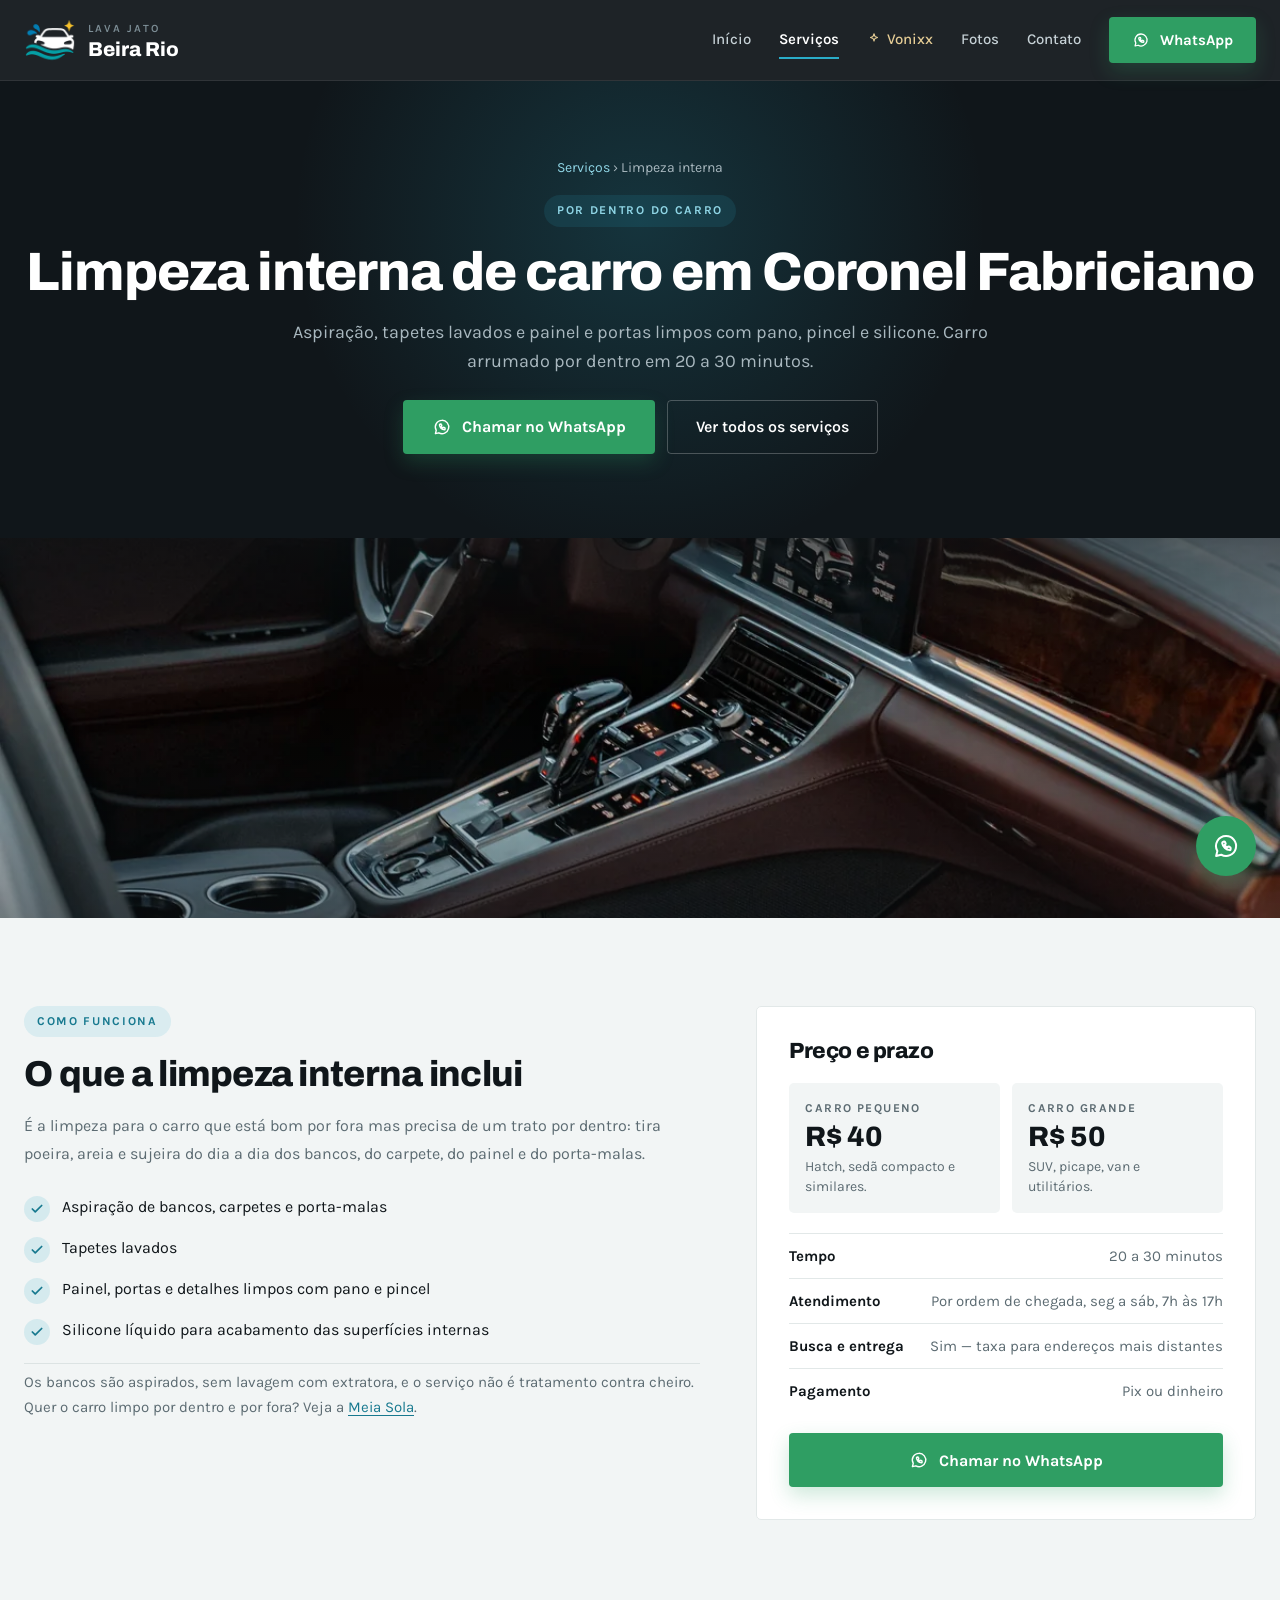
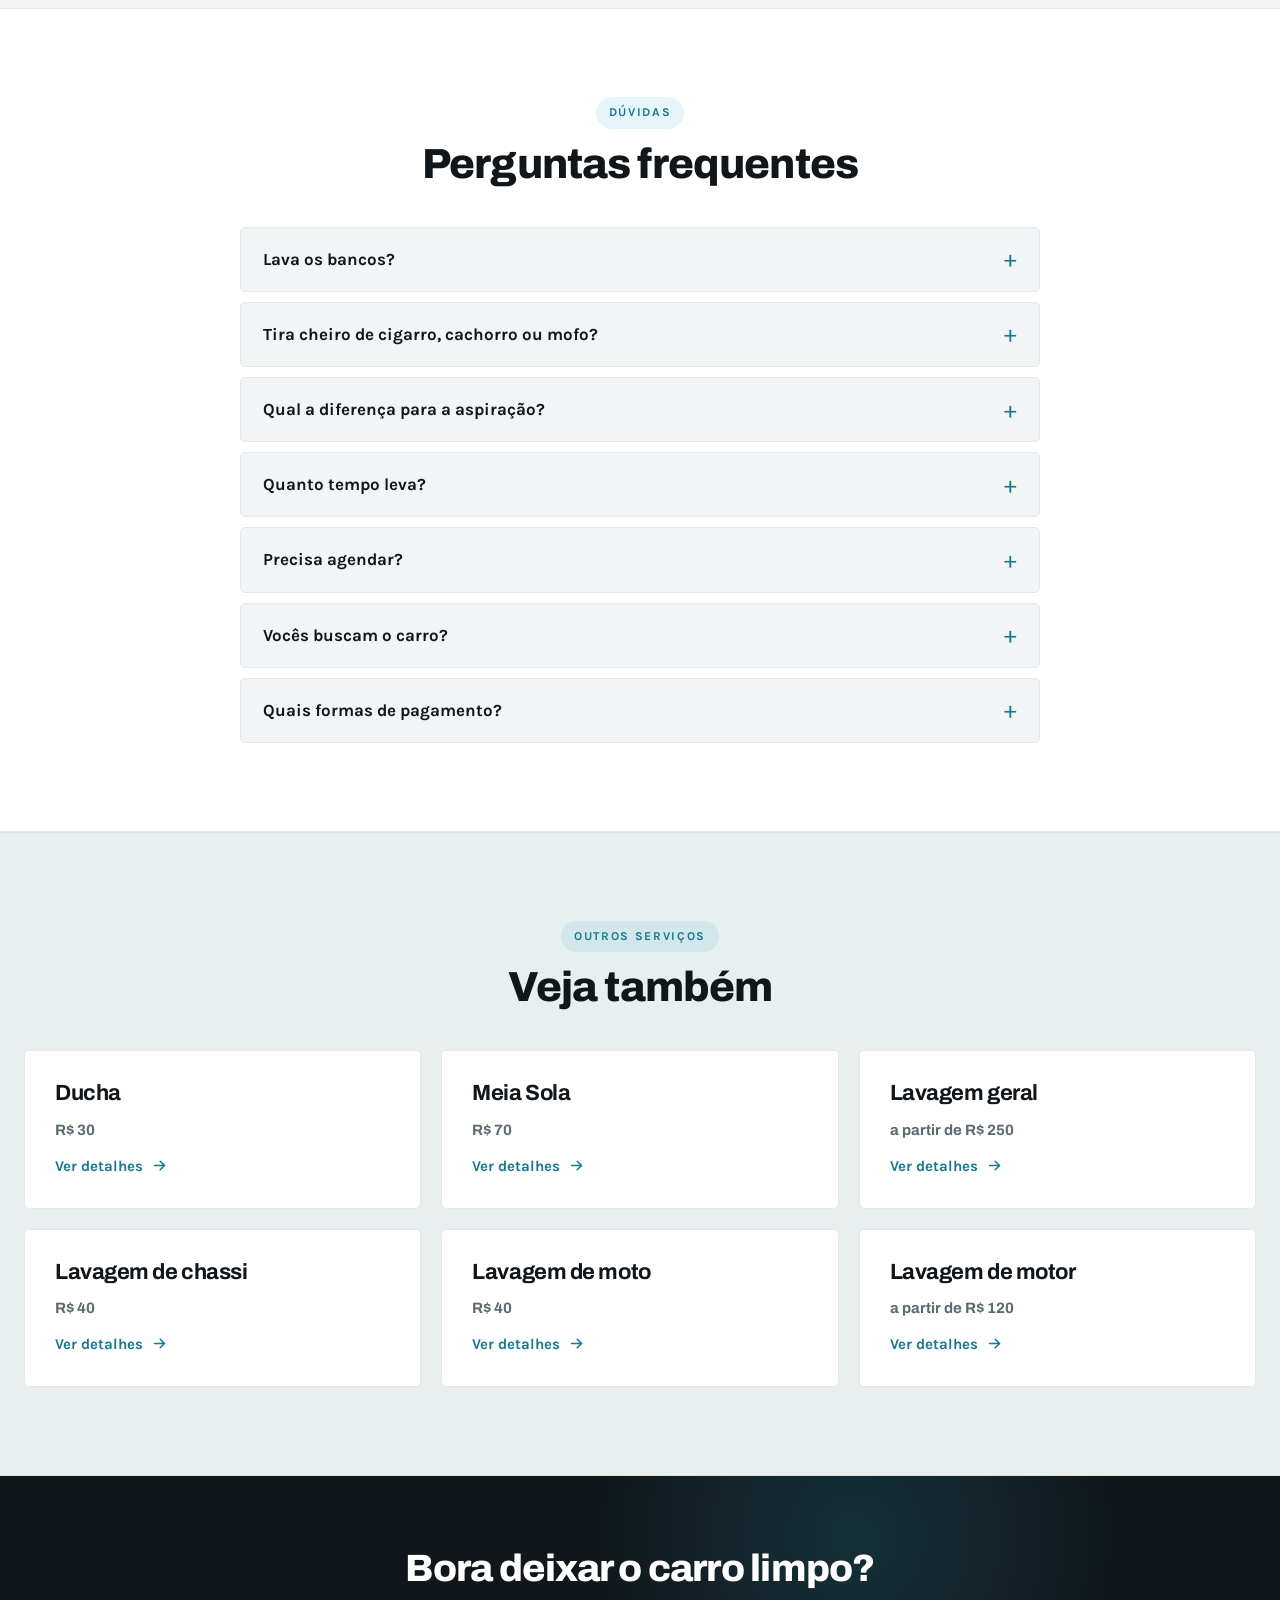
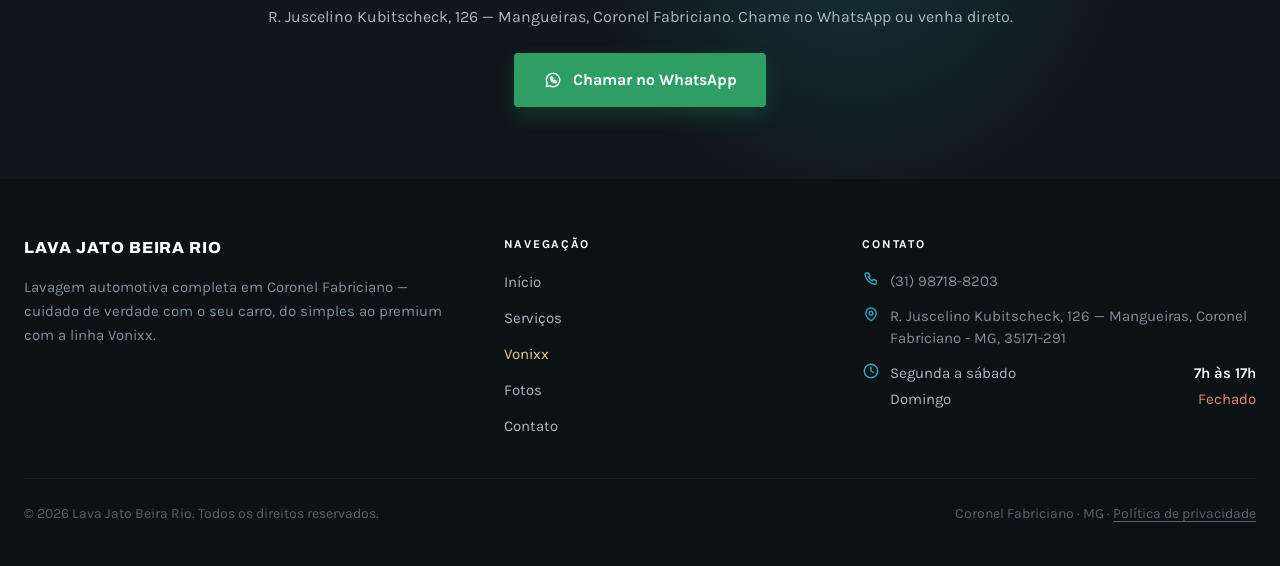
<file: limpeza-interna.html>
<!doctype html>
<html lang="pt-BR">
<head>
<meta charset="utf-8">
<meta name="viewport" content="width=device-width, initial-scale=1">

<script>
  // Medição liberada desde o primeiro carregamento, sem aviso de cookies (LGPD: legítimo
  // interesse, explicado em /privacidade). Só fica desligada se o visitante tocou em
  // "Parar de medir este aparelho" — aí o Tag Manager nem é carregado.
  // Precisa vir ANTES do Tag Manager para valer já no primeiro carregamento.
  window.dataLayer = window.dataLayer || [];
  function gtag(){dataLayer.push(arguments);}
  try { window.ljbrMedicaoParada = localStorage.getItem('ljbr-medicao') === 'parado'; } catch (e) {}
  gtag('consent', 'default', {
    ad_storage: 'denied',
    ad_user_data: 'denied',
    ad_personalization: 'denied',
    analytics_storage: window.ljbrMedicaoParada ? 'denied' : 'granted'
  });
</script>

<!-- Google Tag Manager -->
<script>if(!window.ljbrMedicaoParada)(function(w,d,s,l,i){w[l]=w[l]||[];w[l].push({'gtm.start':
new Date().getTime(),event:'gtm.js'});var f=d.getElementsByTagName(s)[0],
j=d.createElement(s),dl=l!='dataLayer'?'&l='+l:'';j.async=true;j.src=
'https://www.googletagmanager.com/gtm.js?id='+i+dl;f.parentNode.insertBefore(j,f);
})(window,document,'script','dataLayer','GTM-PXQNS4SG');</script>
<!-- Fim do Google Tag Manager -->


<title>Limpeza interna de carro em Coronel Fabriciano — Lava Jato Beira Rio</title>
<meta name="description" content="Limpeza interna de carro em Coronel Fabriciano: aspiração, tapetes lavados, painel e portas com silicone. R$ 40 carro pequeno, R$ 50 grande. Em 20 a 30 min.">
<link rel="canonical" href="https://lavajatobeirario.com.br/limpeza-interna">
<meta name="robots" content="index, follow, max-image-preview:large">
<meta name="theme-color" content="#10161A">

<meta property="og:type" content="website">
<meta property="og:locale" content="pt_BR">
<meta property="og:site_name" content="Lava Jato Beira Rio">
<meta property="og:title" content="Limpeza interna de carro em Coronel Fabriciano — Lava Jato Beira Rio">
<meta property="og:description" content="Limpeza interna de carro em Coronel Fabriciano: aspiração, tapetes lavados, painel e portas com silicone. R$ 40 carro pequeno, R$ 50 grande. Em 20 a 30 min.">
<meta property="og:url" content="https://lavajatobeirario.com.br/limpeza-interna">
<meta property="og:image" content="https://lavajatobeirario.com.br/assets/img/og-fachada-lava-jato-beira-rio.jpg">
<meta property="og:image:width" content="1200">
<meta property="og:image:height" content="630">
<meta name="twitter:card" content="summary_large_image">
<meta name="twitter:title" content="Limpeza interna de carro em Coronel Fabriciano — Lava Jato Beira Rio">
<meta name="twitter:description" content="Limpeza interna de carro em Coronel Fabriciano: aspiração, tapetes lavados, painel e portas com silicone. R$ 40 carro pequeno, R$ 50 grande. Em 20 a 30 min.">
<meta name="twitter:image" content="https://lavajatobeirario.com.br/assets/img/og-fachada-lava-jato-beira-rio.jpg">

<link rel="icon" href="assets/img/favicon-48.png" type="image/png" sizes="48x48">
<link rel="apple-touch-icon" href="assets/img/apple-touch-icon.png">
<link rel="preconnect" href="https://fonts.googleapis.com">
<link rel="preconnect" href="https://fonts.gstatic.com" crossorigin>
<link rel="stylesheet" href="https://fonts.googleapis.com/css2?family=Archivo:wght@600;700;800&family=Karla:wght@400;500;600;700&display=swap">
<link rel="stylesheet" href="assets/css/styles.css">

<script type="application/ld+json">
{
  "@context": "https://schema.org",
  "@graph": [
    {
      "@type": "AutoWash",
      "@id": "https://lavajatobeirario.com.br/#negocio",
      "name": "Lava Jato Beira Rio",
      "alternateName": [
        "Lava Jato do Célio",
        "Lava Jato do Celinho",
        "Lava Jato do Zé Hilton"
      ],
      "url": "https://lavajatobeirario.com.br/",
      "telephone": "+5531987188203",
      "paymentAccepted": "Pix, Dinheiro",
      "priceRange": "R$ 20 - R$ 250",
      "image": "https://lavajatobeirario.com.br/assets/img/og-fachada-lava-jato-beira-rio.jpg",
      "logo": "https://lavajatobeirario.com.br/assets/img/logo-icone-carro-frente.png",
      "hasMap": "https://maps.app.goo.gl/u4JMRQ2kPdUL1wEH8",
      "sameAs": [
        "https://maps.app.goo.gl/u4JMRQ2kPdUL1wEH8"
      ],
      "address": {
        "@type": "PostalAddress",
        "streetAddress": "R. Juscelino Kubitscheck, 126 - Mangueiras",
        "addressLocality": "Coronel Fabriciano",
        "postalCode": "35171-291",
        "addressRegion": "MG",
        "addressCountry": "BR"
      },
      "geo": {
        "@type": "GeoCoordinates",
        "latitude": -19.5311584,
        "longitude": -42.6014102
      },
      "openingHoursSpecification": [
        {
          "@type": "OpeningHoursSpecification",
          "dayOfWeek": [
            "Monday",
            "Tuesday",
            "Wednesday",
            "Thursday",
            "Friday",
            "Saturday"
          ],
          "opens": "07:00",
          "closes": "17:00"
        }
      ]
    },
    {
      "@type": "BreadcrumbList",
      "itemListElement": [
        {
          "@type": "ListItem",
          "position": 1,
          "name": "Início",
          "item": "https://lavajatobeirario.com.br/"
        },
        {
          "@type": "ListItem",
          "position": 2,
          "name": "Serviços",
          "item": "https://lavajatobeirario.com.br/servicos"
        },
        {
          "@type": "ListItem",
          "position": 3,
          "name": "Limpeza interna",
          "item": "https://lavajatobeirario.com.br/limpeza-interna"
        }
      ]
    },
    {
      "@type": "Service",
      "name": "Limpeza interna",
      "serviceType": "Limpeza interna automotiva",
      "description": "Limpeza interna de carro em Coronel Fabriciano: aspiração, tapetes lavados, painel e portas com silicone. R$ 40 carro pequeno, R$ 50 grande. Em 20 a 30 min.",
      "url": "https://lavajatobeirario.com.br/limpeza-interna",
      "provider": {
        "@id": "https://lavajatobeirario.com.br/#negocio"
      },
      "areaServed": {
        "@type": "City",
        "name": "Coronel Fabriciano"
      },
      "offers": [
        {
          "@type": "Offer",
          "name": "Carro pequeno",
          "price": "40",
          "priceCurrency": "BRL"
        },
        {
          "@type": "Offer",
          "name": "Carro grande",
          "price": "50",
          "priceCurrency": "BRL"
        }
      ]
    },
    {
      "@type": "FAQPage",
      "mainEntity": [
        {
          "@type": "Question",
          "name": "Lava os bancos?",
          "acceptedAnswer": {
            "@type": "Answer",
            "text": "Não. Os bancos são aspirados; não fazemos lavagem com extratora."
          }
        },
        {
          "@type": "Question",
          "name": "Tira cheiro de cigarro, cachorro ou mofo?",
          "acceptedAnswer": {
            "@type": "Answer",
            "text": "Não. A limpeza interna tira a sujeira, mas não é um tratamento contra cheiro."
          }
        },
        {
          "@type": "Question",
          "name": "Qual a diferença para a aspiração?",
          "acceptedAnswer": {
            "@type": "Answer",
            "text": "A aspiração (R$ 20) só aspira bancos, carpetes, tapetes e porta-malas. A limpeza interna também lava os tapetes, limpa painel e portas e passa silicone."
          }
        },
        {
          "@type": "Question",
          "name": "Quanto tempo leva?",
          "acceptedAnswer": {
            "@type": "Answer",
            "text": "De 20 a 30 minutos."
          }
        },
        {
          "@type": "Question",
          "name": "Precisa agendar?",
          "acceptedAnswer": {
            "@type": "Answer",
            "text": "Não. O atendimento é por ordem de chegada, de segunda a sábado, das 7h às 17h. Se preferir, deixe o carro e busque depois, ou combine um horário pelo WhatsApp (31) 98718-8203."
          }
        },
        {
          "@type": "Question",
          "name": "Vocês buscam o carro?",
          "acceptedAnswer": {
            "@type": "Answer",
            "text": "Sim, a gente busca e leva o carro. Para endereços mais distantes é cobrada uma taxa — manda o endereço no WhatsApp que a gente informa."
          }
        },
        {
          "@type": "Question",
          "name": "Quais formas de pagamento?",
          "acceptedAnswer": {
            "@type": "Answer",
            "text": "Pix ou dinheiro."
          }
        }
      ]
    }
  ]
}
</script>
</head>
<body>

<!-- Google Tag Manager (noscript) -->
<noscript><iframe src="https://www.googletagmanager.com/ns.html?id=GTM-PXQNS4SG"
height="0" width="0" style="display:none;visibility:hidden"></iframe></noscript>

<header class="topo">
  <div class="container">
    <a class="marca" href="/" aria-label="Lava Jato Beira Rio — página inicial">
      <img class="marca__logo" src="assets/img/logo-cabecalho.png" width="52" height="52" alt="">
      <span class="marca__texto">
        <span class="marca__sobre">LAVA JATO</span>
        <span class="marca__nome">Beira Rio</span>
      </span>
    </a>

    <button class="menu-btn" type="button" data-menu-btn aria-expanded="false" aria-controls="menu-principal" aria-label="Abrir menu">
      <svg width="22" height="22" viewBox="0 0 24 24" fill="none" stroke="currentColor" stroke-width="2" stroke-linecap="round" aria-hidden="true"><path d="M4 7h16"></path><path d="M4 12h16"></path><path d="M4 17h16"></path></svg>
    </button>

    <nav class="nav" id="menu-principal" data-nav aria-label="Menu principal">
      <a class="nav__link" href="/">Início</a>
      <a class="nav__link ativo" href="/servicos">Serviços</a>
      <a class="nav__link nav__link--vonixx" href="/vonixx">
        <svg width="14" height="14" viewBox="0 0 24 24" fill="none" stroke="currentColor" stroke-width="1.8" stroke-linejoin="round" aria-hidden="true"><path d="M12 3l1.7 4.6L18 9.3l-4.3 1.7L12 15.6l-1.7-4.6L6 9.3l4.3-1.7L12 3z"></path></svg>
        Vonixx
      </a>
      <a class="nav__link" href="/fotos">Fotos</a>
      <a class="nav__link" href="/contato">Contato</a>
      <a class="btn btn--whatsapp nav__cta" href="https://wa.me/5531987188203?text=Ol%C3%A1!%20Quero%20fazer%20a%20limpeza%20interna%20do%20meu%20carro." target="_blank" rel="noopener">
        <svg width="18" height="18" viewBox="0 0 24 24" fill="none" stroke="currentColor" stroke-width="1.7" stroke-linecap="round" stroke-linejoin="round" aria-hidden="true"><path d="M12 4a8 8 0 0 0-6.9 12l-1 4 4.1-1A8 8 0 1 0 12 4z"></path><path d="M9 9.4c0-.3.2-.6.5-.7l1-.3c.3 0 .6.1.7.4l.5 1.1c.1.3 0 .6-.2.8l-.5.4c.4.9 1.1 1.6 2 2l.4-.5c.2-.2.5-.3.8-.2l1.1.5c.3.1.4.4.4.7v1c0 .4-.3.7-.7.7-3-.1-5.5-2.5-6-5.4z"></path></svg>
        WhatsApp
      </a>
    </nav>
  </div>
</header>

<main>

  <section class="hero hero--centro">
    <div class="container">
      <nav class="migalha" aria-label="Você está em">
        <a href="/servicos">Serviços</a> <span aria-hidden="true">›</span> <span aria-current="page">Limpeza interna</span>
      </nav>
      <span class="olho olho--escuro">Por dentro do carro</span>
      <h1>Limpeza interna de carro em Coronel Fabriciano</h1>
      <p class="lead lead--escura">Aspiração, tapetes lavados e painel e portas limpos com pano, pincel e silicone. Carro arrumado por dentro em 20 a 30 minutos.</p>
      <div class="hero-servico__acoes">
        <a class="btn btn--whatsapp" href="https://wa.me/5531987188203?text=Ol%C3%A1!%20Quero%20fazer%20a%20limpeza%20interna%20do%20meu%20carro." target="_blank" rel="noopener">
          <svg width="20" height="20" viewBox="0 0 24 24" fill="none" stroke="currentColor" stroke-width="1.7" stroke-linecap="round" stroke-linejoin="round" aria-hidden="true"><path d="M12 4a8 8 0 0 0-6.9 12l-1 4 4.1-1A8 8 0 1 0 12 4z"></path><path d="M9 9.4c0-.3.2-.6.5-.7l1-.3c.3 0 .6.1.7.4l.5 1.1c.1.3 0 .6-.2.8l-.5.4c.4.9 1.1 1.6 2 2l.4-.5c.2-.2.5-.3.8-.2l1.1.5c.3.1.4.4.4.7v1c0 .4-.3.7-.7.7-3-.1-5.5-2.5-6-5.4z"></path></svg>
          Chamar no WhatsApp
        </a>
        <a class="btn btn--linha-clara" href="/servicos">Ver todos os serviços</a>
      </div>
    </div>
  </section>

  <div class="faixa-imagem faixa-imagem--servico">
    <img src="assets/img/higienizacao-interna.webp" alt="Interior de carro limpo, com painel, console e bancos sem sujeira" width="1200" height="900" decoding="async">
  </div>

  <section class="secao">
    <div class="container servico-sobre">
      <div class="pilha" style="gap:18px;">
        <span class="olho" style="align-self:flex-start;">Como funciona</span>
        <h2>O que a limpeza interna inclui</h2>
        <p>É a limpeza para o carro que está bom por fora mas precisa de um trato por dentro: tira poeira, areia e sujeira do dia a dia dos bancos, do carpete, do painel e do porta-malas.</p>
        <ul class="lista-beneficios lista-beneficios--agua">
          <li>
            <span class="tick" aria-hidden="true"><svg width="14" height="14" viewBox="0 0 24 24" fill="none" stroke="currentColor" stroke-width="3" stroke-linecap="round" stroke-linejoin="round"><path d="M20 6L9 17l-5-5"></path></svg></span>
            Aspiração de bancos, carpetes e porta-malas
          </li>
          <li>
            <span class="tick" aria-hidden="true"><svg width="14" height="14" viewBox="0 0 24 24" fill="none" stroke="currentColor" stroke-width="3" stroke-linecap="round" stroke-linejoin="round"><path d="M20 6L9 17l-5-5"></path></svg></span>
            Tapetes lavados
          </li>
          <li>
            <span class="tick" aria-hidden="true"><svg width="14" height="14" viewBox="0 0 24 24" fill="none" stroke="currentColor" stroke-width="3" stroke-linecap="round" stroke-linejoin="round"><path d="M20 6L9 17l-5-5"></path></svg></span>
            Painel, portas e detalhes limpos com pano e pincel
          </li>
          <li>
            <span class="tick" aria-hidden="true"><svg width="14" height="14" viewBox="0 0 24 24" fill="none" stroke="currentColor" stroke-width="3" stroke-linecap="round" stroke-linejoin="round"><path d="M20 6L9 17l-5-5"></path></svg></span>
            Silicone líquido para acabamento das superfícies internas
          </li>
        </ul>
        <p class="servico-sobre__nota">Os bancos são aspirados, sem lavagem com extratora, e o serviço não é tratamento contra cheiro. Quer o carro limpo por dentro e por fora? Veja a <a href="/lavagem-interna-e-externa">Meia Sola</a>.</p>
      </div>

      <aside class="card-resumo" aria-label="Resumo do serviço">
        <h2>Preço e prazo</h2>
        <div class="card-resumo__precos">
            <div class="card-resumo__preco">
              <span>Carro pequeno</span>
              <strong>R$ 40</strong>
              <small>Hatch, sedã compacto e similares.</small>
            </div>
            <div class="card-resumo__preco">
              <span>Carro grande</span>
              <strong>R$ 50</strong>
              <small>SUV, picape, van e utilitários.</small>
            </div>
        </div>
        <dl class="card-resumo__dados">
          <div><dt>Tempo</dt><dd>20 a 30 minutos</dd></div>
          <div><dt>Atendimento</dt><dd>Por ordem de chegada, seg a sáb, 7h às 17h</dd></div>
          <div><dt>Busca e entrega</dt><dd>Sim — taxa para endereços mais distantes</dd></div>
          <div><dt>Pagamento</dt><dd>Pix ou dinheiro</dd></div>
        </dl>
        <a class="btn btn--whatsapp btn--bloco" href="https://wa.me/5531987188203?text=Ol%C3%A1!%20Quero%20fazer%20a%20limpeza%20interna%20do%20meu%20carro." target="_blank" rel="noopener">
          <svg width="20" height="20" viewBox="0 0 24 24" fill="none" stroke="currentColor" stroke-width="1.7" stroke-linecap="round" stroke-linejoin="round" aria-hidden="true"><path d="M12 4a8 8 0 0 0-6.9 12l-1 4 4.1-1A8 8 0 1 0 12 4z"></path><path d="M9 9.4c0-.3.2-.6.5-.7l1-.3c.3 0 .6.1.7.4l.5 1.1c.1.3 0 .6-.2.8l-.5.4c.4.9 1.1 1.6 2 2l.4-.5c.2-.2.5-.3.8-.2l1.1.5c.3.1.4.4.4.7v1c0 .4-.3.7-.7.7-3-.1-5.5-2.5-6-5.4z"></path></svg>
          Chamar no WhatsApp
        </a>
      </aside>
    </div>
  </section>

  <section class="secao secao--branca">
    <div class="container">
      <div class="cabecalho-secao">
        <span class="olho">Dúvidas</span>
        <h2 class="titulo-secao">Perguntas frequentes</h2>
      </div>
      <div class="faq">
        <details class="faq__item">
          <summary>Lava os bancos?</summary>
          <p>Não. Os bancos são aspirados; não fazemos lavagem com extratora.</p>
        </details>
        <details class="faq__item">
          <summary>Tira cheiro de cigarro, cachorro ou mofo?</summary>
          <p>Não. A limpeza interna tira a sujeira, mas não é um tratamento contra cheiro.</p>
        </details>
        <details class="faq__item">
          <summary>Qual a diferença para a aspiração?</summary>
          <p>A aspiração (R$ 20) só aspira bancos, carpetes, tapetes e porta-malas. A limpeza interna também lava os tapetes, limpa painel e portas e passa silicone.</p>
        </details>
        <details class="faq__item">
          <summary>Quanto tempo leva?</summary>
          <p>De 20 a 30 minutos.</p>
        </details>
        <details class="faq__item">
          <summary>Precisa agendar?</summary>
          <p>Não. O atendimento é por ordem de chegada, de segunda a sábado, das 7h às 17h. Se preferir, deixe o carro e busque depois, ou combine um horário pelo WhatsApp (31) 98718-8203.</p>
        </details>
        <details class="faq__item">
          <summary>Vocês buscam o carro?</summary>
          <p>Sim, a gente busca e leva o carro. Para endereços mais distantes é cobrada uma taxa — manda o endereço no WhatsApp que a gente informa.</p>
        </details>
        <details class="faq__item">
          <summary>Quais formas de pagamento?</summary>
          <p>Pix ou dinheiro.</p>
        </details>
      </div>
    </div>
  </section>

  <section class="secao secao--alt">
    <div class="container">
      <div class="cabecalho-secao">
        <span class="olho">Outros serviços</span>
        <h2 class="titulo-secao">Veja também</h2>
      </div>
      <div class="grade grade--3">
        <a class="card card--link" href="/ducha">
          <h3>Ducha</h3>
          <p class="preco">R$ 30</p>
          <span class="card__mais">Ver detalhes <svg width="17" height="17" viewBox="0 0 24 24" fill="none" stroke="currentColor" stroke-width="2.2" stroke-linecap="round" stroke-linejoin="round" aria-hidden="true"><path d="M5 12h14"></path><path d="M13 6l6 6-6 6"></path></svg></span>
        </a>
        <a class="card card--link" href="/lavagem-interna-e-externa">
          <h3>Meia Sola</h3>
          <p class="preco">R$ 70</p>
          <span class="card__mais">Ver detalhes <svg width="17" height="17" viewBox="0 0 24 24" fill="none" stroke="currentColor" stroke-width="2.2" stroke-linecap="round" stroke-linejoin="round" aria-hidden="true"><path d="M5 12h14"></path><path d="M13 6l6 6-6 6"></path></svg></span>
        </a>
        <a class="card card--link" href="/lavagem-geral">
          <h3>Lavagem geral</h3>
          <p class="preco">a partir de R$ 250</p>
          <span class="card__mais">Ver detalhes <svg width="17" height="17" viewBox="0 0 24 24" fill="none" stroke="currentColor" stroke-width="2.2" stroke-linecap="round" stroke-linejoin="round" aria-hidden="true"><path d="M5 12h14"></path><path d="M13 6l6 6-6 6"></path></svg></span>
        </a>
        <a class="card card--link" href="/lavagem-de-chassi">
          <h3>Lavagem de chassi</h3>
          <p class="preco">R$ 40</p>
          <span class="card__mais">Ver detalhes <svg width="17" height="17" viewBox="0 0 24 24" fill="none" stroke="currentColor" stroke-width="2.2" stroke-linecap="round" stroke-linejoin="round" aria-hidden="true"><path d="M5 12h14"></path><path d="M13 6l6 6-6 6"></path></svg></span>
        </a>
        <a class="card card--link" href="/lavagem-de-moto">
          <h3>Lavagem de moto</h3>
          <p class="preco">R$ 40</p>
          <span class="card__mais">Ver detalhes <svg width="17" height="17" viewBox="0 0 24 24" fill="none" stroke="currentColor" stroke-width="2.2" stroke-linecap="round" stroke-linejoin="round" aria-hidden="true"><path d="M5 12h14"></path><path d="M13 6l6 6-6 6"></path></svg></span>
        </a>
        <a class="card card--link" href="/lavagem-de-motor">
          <h3>Lavagem de motor</h3>
          <p class="preco">a partir de R$ 120</p>
          <span class="card__mais">Ver detalhes <svg width="17" height="17" viewBox="0 0 24 24" fill="none" stroke="currentColor" stroke-width="2.2" stroke-linecap="round" stroke-linejoin="round" aria-hidden="true"><path d="M5 12h14"></path><path d="M13 6l6 6-6 6"></path></svg></span>
        </a>
      </div>
    </div>
  </section>

  <section class="faixa-cta">
    <div class="container">
      <h2>Bora deixar o carro limpo?</h2>
      <p>R. Juscelino Kubitscheck, 126 — Mangueiras, Coronel Fabriciano. Chame no WhatsApp ou venha direto.</p>
      <div class="faixa-cta__acoes">
        <a class="btn btn--whatsapp" href="https://wa.me/5531987188203?text=Ol%C3%A1!%20Quero%20fazer%20a%20limpeza%20interna%20do%20meu%20carro." target="_blank" rel="noopener">
          <svg width="20" height="20" viewBox="0 0 24 24" fill="none" stroke="currentColor" stroke-width="1.7" stroke-linecap="round" stroke-linejoin="round" aria-hidden="true"><path d="M12 4a8 8 0 0 0-6.9 12l-1 4 4.1-1A8 8 0 1 0 12 4z"></path><path d="M9 9.4c0-.3.2-.6.5-.7l1-.3c.3 0 .6.1.7.4l.5 1.1c.1.3 0 .6-.2.8l-.5.4c.4.9 1.1 1.6 2 2l.4-.5c.2-.2.5-.3.8-.2l1.1.5c.3.1.4.4.4.7v1c0 .4-.3.7-.7.7-3-.1-5.5-2.5-6-5.4z"></path></svg>
          Chamar no WhatsApp
        </a>
      </div>
    </div>
  </section>

</main>

<footer class="rodape">
  <div class="container">
    <div class="rodape__grid">
      <div class="pilha" style="gap:14px;">
        <span class="rodape__marca">LAVA JATO BEIRA RIO</span>
        <p>Lavagem automotiva completa em Coronel Fabriciano — cuidado de verdade com o seu carro, do simples ao premium com a linha Vonixx.</p>
      </div>

      <nav class="rodape__links" aria-label="Navegação do rodapé">
        <span class="rodape__titulo">Navegação</span>
        <a href="/">Início</a>
        <a href="/servicos">Serviços</a>
        <a class="ouro" href="/vonixx">Vonixx</a>
        <a href="/fotos">Fotos</a>
        <a href="/contato">Contato</a>
      </nav>

      <div class="rodape__contato">
        <span class="rodape__titulo">Contato</span>
        <p class="rodape__item">
          <svg width="18" height="18" viewBox="0 0 24 24" fill="none" stroke="currentColor" stroke-width="1.8" stroke-linecap="round" stroke-linejoin="round" aria-hidden="true"><path d="M6 4h3l1.5 4-2 1.3a11 11 0 0 0 5.2 5.2l1.3-2 4 1.5v3a2 2 0 0 1-2 2A15 15 0 0 1 4 6a2 2 0 0 1 2-2z"></path></svg>
          <a href="tel:+5531987188203" style="color:inherit;">(31) 98718-8203</a>
        </p>
        <p class="rodape__item">
          <svg width="18" height="18" viewBox="0 0 24 24" fill="none" stroke="currentColor" stroke-width="1.8" stroke-linecap="round" stroke-linejoin="round" aria-hidden="true"><path d="M12 21s-7-4.6-7-10a7 7 0 0 1 14 0c0 5.4-7 10-7 10z"></path><circle cx="12" cy="11" r="2.5"></circle></svg>
          <span>R. Juscelino Kubitscheck, 126 — Mangueiras, Coronel Fabriciano - MG, 35171-291</span>
        </p>
        <div class="rodape__item">
          <svg width="18" height="18" viewBox="0 0 24 24" fill="none" stroke="currentColor" stroke-width="1.8" stroke-linecap="round" stroke-linejoin="round" aria-hidden="true"><circle cx="12" cy="12" r="9"></circle><path d="M12 7v5l3.2 1.9"></path></svg>
          <span class="rodape__horas">
            <span class="rodape__hora"><span>Segunda a sábado</span><strong>7h às 17h</strong></span>
            <span class="rodape__hora"><span>Domingo</span><span class="fechado">Fechado</span></span>
          </span>
        </div>
      </div>
    </div>

    <div class="rodape__base">
      <span>© <span data-ano>2026</span> Lava Jato Beira Rio. Todos os direitos reservados.</span>
      <span>Coronel Fabriciano · MG · <a class="rodape__privacidade" href="/privacidade">Política de privacidade</a></span>
    </div>
  </div>
</footer>

<a class="wa-flutuante" href="https://wa.me/5531987188203?text=Ol%C3%A1!%20Quero%20fazer%20a%20limpeza%20interna%20do%20meu%20carro." target="_blank" rel="noopener" aria-label="Chamar no WhatsApp">
  <svg width="30" height="30" viewBox="0 0 24 24" fill="none" stroke="currentColor" stroke-width="1.6" stroke-linecap="round" stroke-linejoin="round" aria-hidden="true"><path d="M12 4a8 8 0 0 0-6.9 12l-1 4 4.1-1A8 8 0 1 0 12 4z"></path><path d="M9 9.4c0-.3.2-.6.5-.7l1-.3c.3 0 .6.1.7.4l.5 1.1c.1.3 0 .6-.2.8l-.5.4c.4.9 1.1 1.6 2 2l.4-.5c.2-.2.5-.3.8-.2l1.1.5c.3.1.4.4.4.7v1c0 .4-.3.7-.7.7-3-.1-5.5-2.5-6-5.4z"></path></svg>
</a>

<script src="assets/js/main.js" defer></script>
<script src="https://s.derson.cloud/s.js" data-site="51dd9afd9cdae9f6" defer></script>
</body>
</html>
</file>
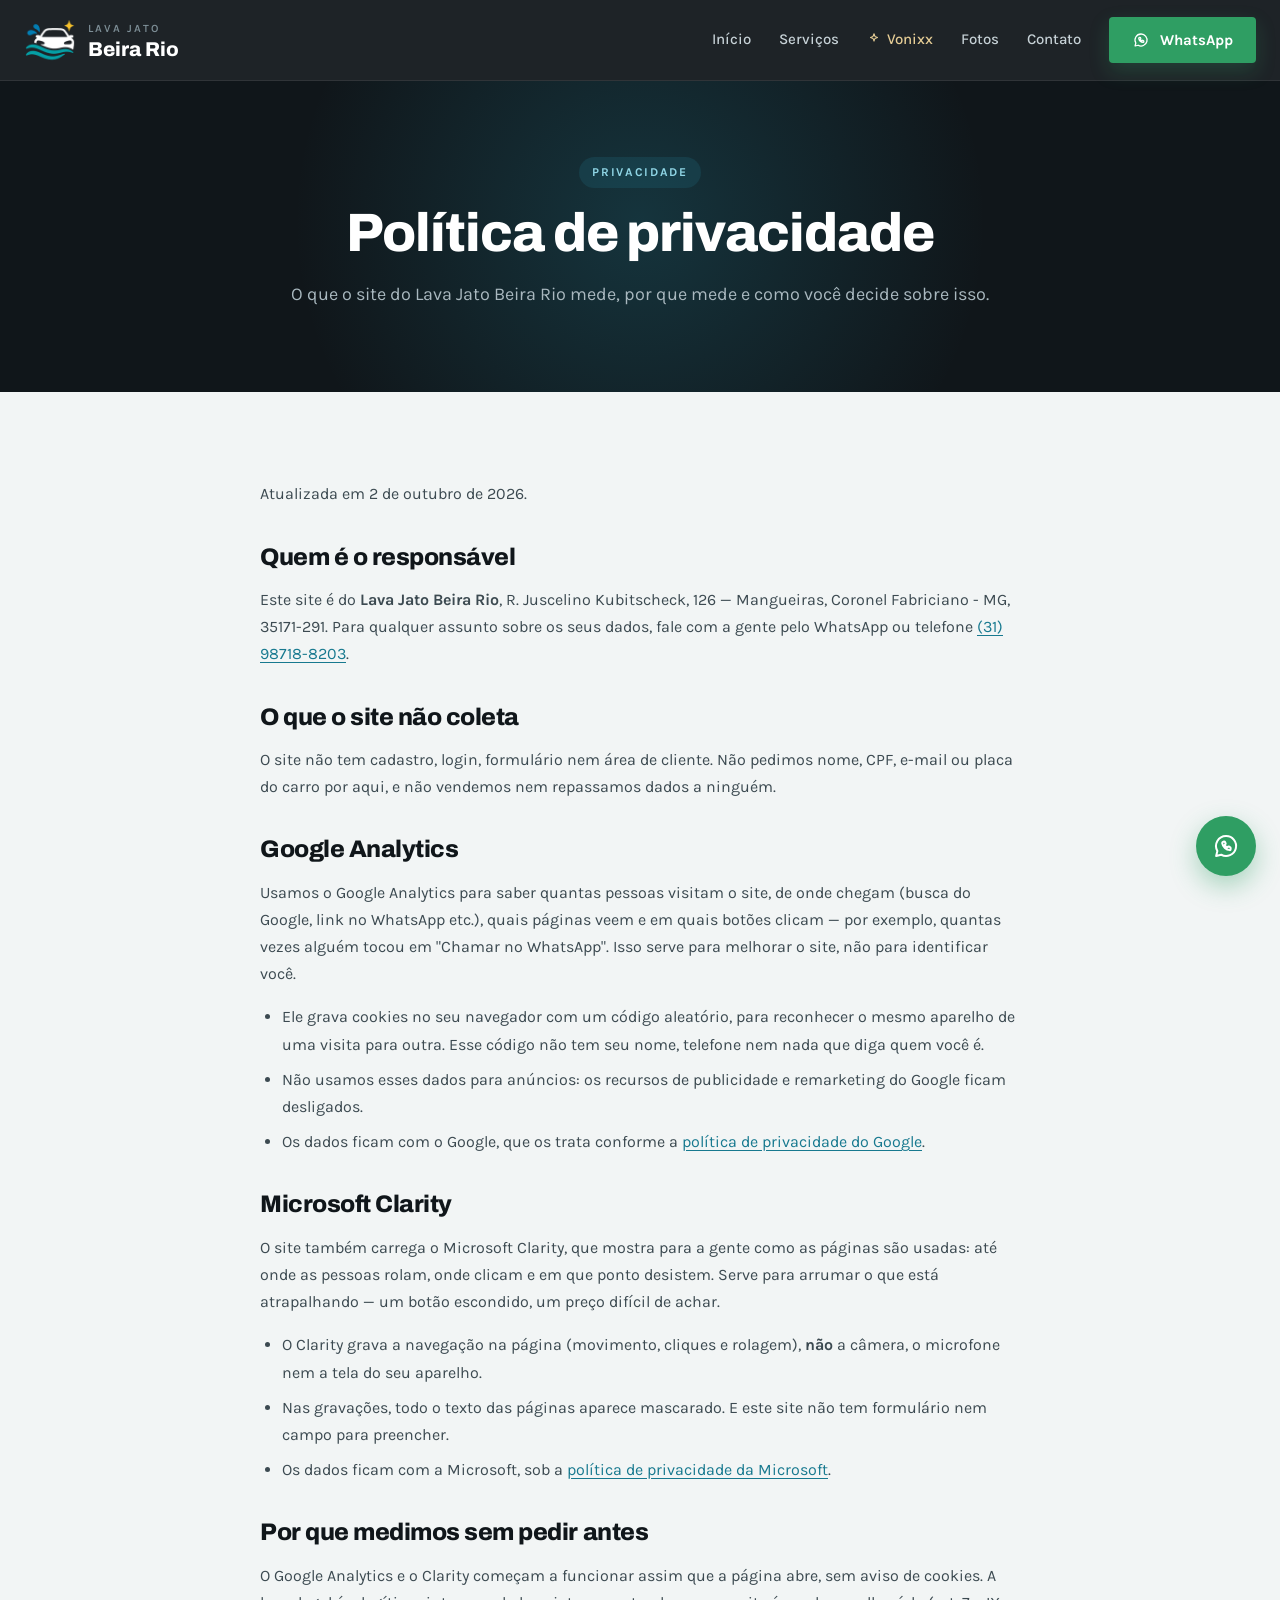
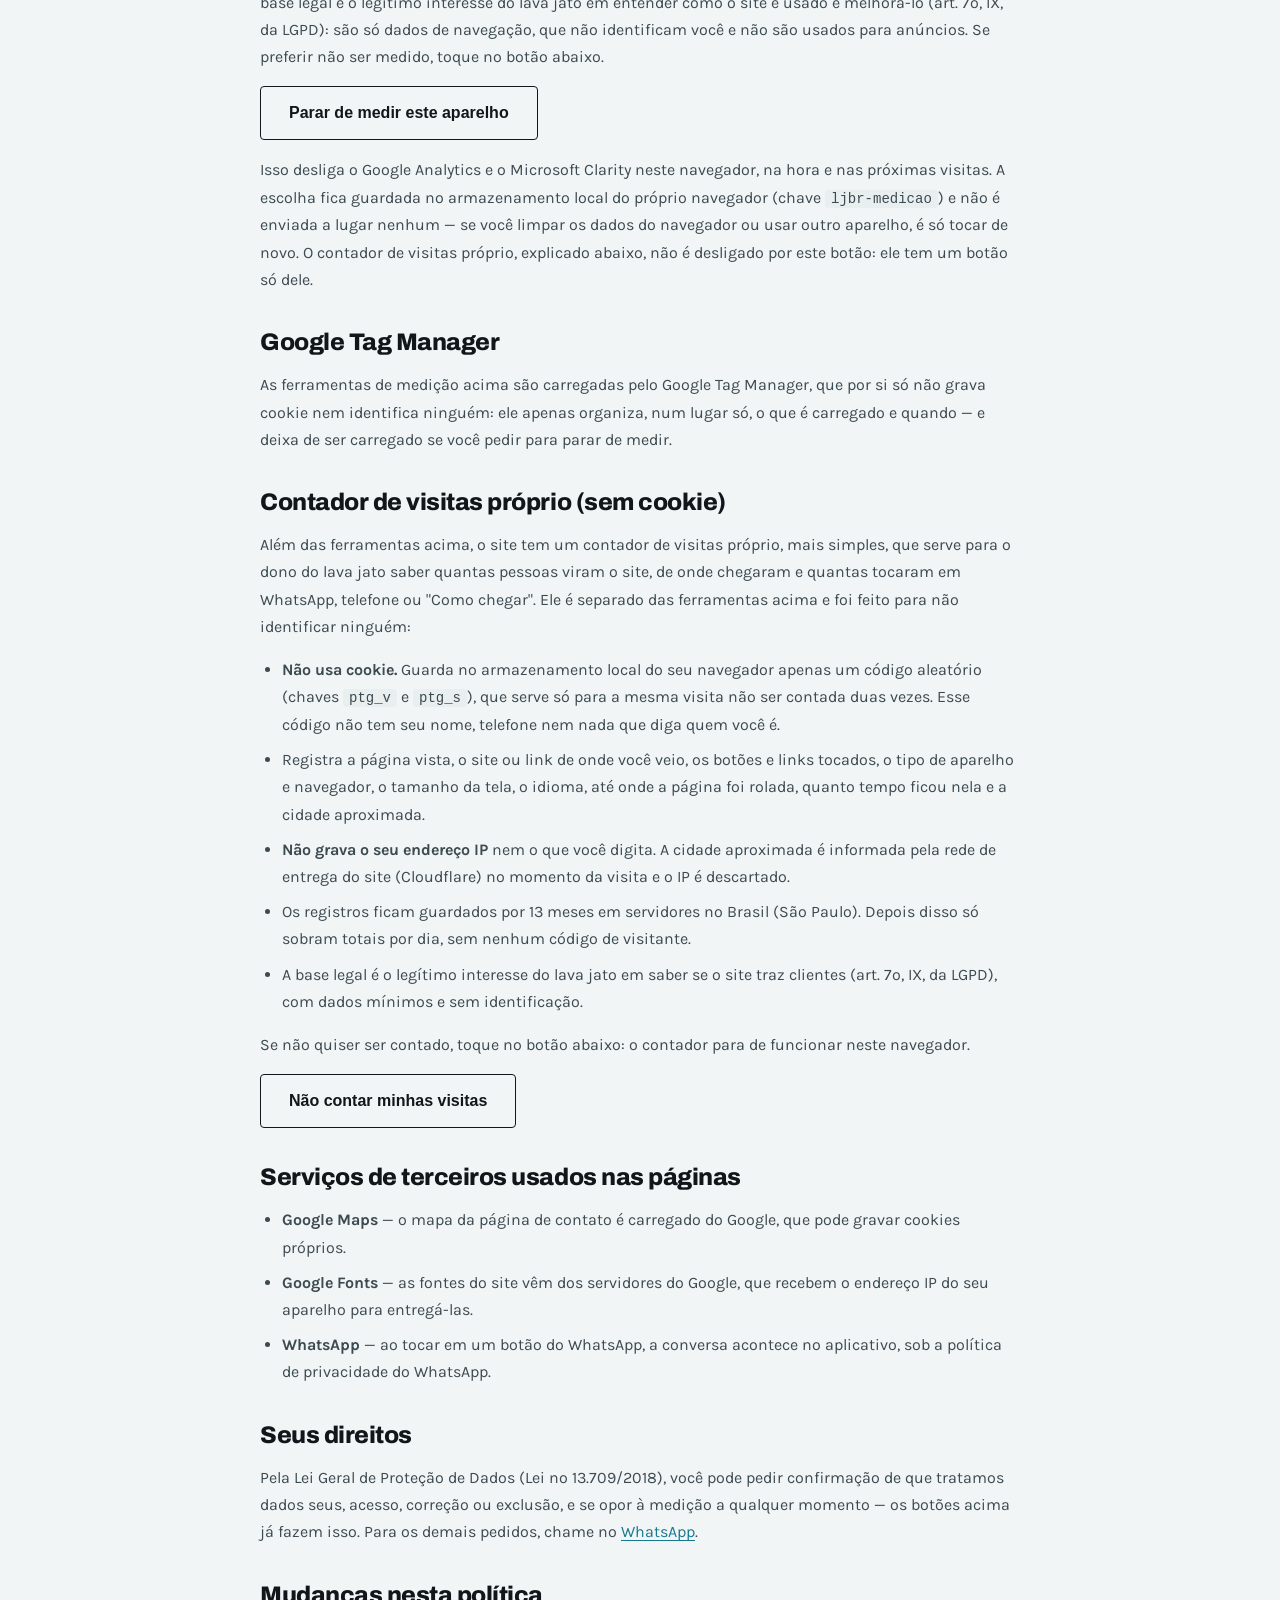
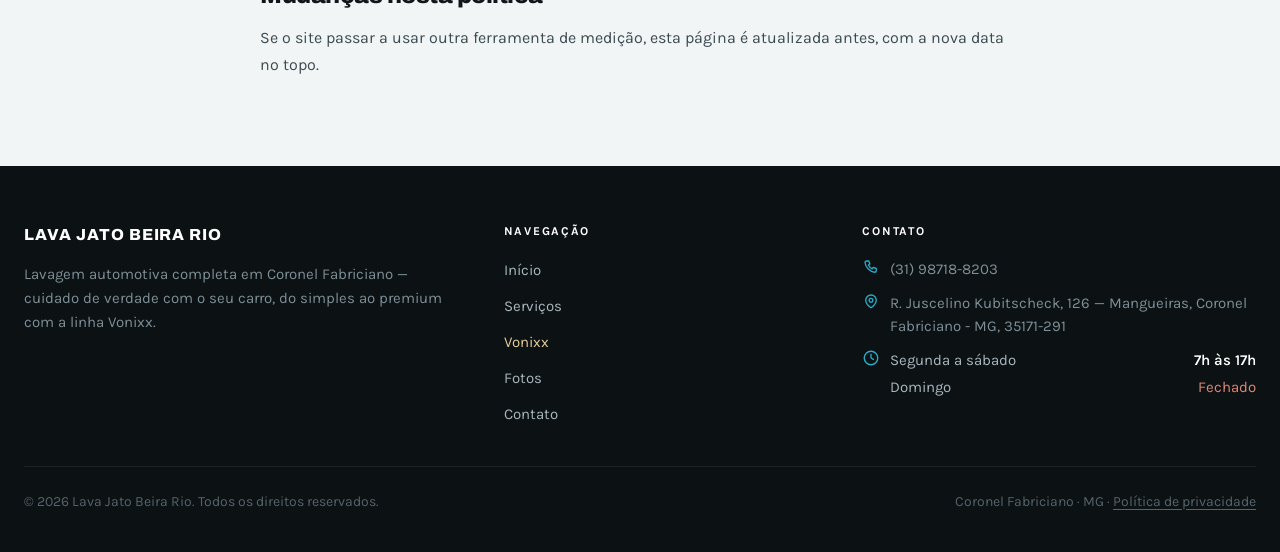
<file: privacidade.html>
<!doctype html>
<html lang="pt-BR">
<head>
<meta charset="utf-8">
<meta name="viewport" content="width=device-width, initial-scale=1">

<script>
  // Medição liberada desde o primeiro carregamento, sem aviso de cookies (LGPD: legítimo
  // interesse, explicado em /privacidade). Só fica desligada se o visitante tocou em
  // "Parar de medir este aparelho" — aí o Tag Manager nem é carregado.
  // Precisa vir ANTES do Tag Manager para valer já no primeiro carregamento.
  window.dataLayer = window.dataLayer || [];
  function gtag(){dataLayer.push(arguments);}
  try { window.ljbrMedicaoParada = localStorage.getItem('ljbr-medicao') === 'parado'; } catch (e) {}
  gtag('consent', 'default', {
    ad_storage: 'denied',
    ad_user_data: 'denied',
    ad_personalization: 'denied',
    analytics_storage: window.ljbrMedicaoParada ? 'denied' : 'granted'
  });
</script>

<!-- Google Tag Manager -->
<script>if(!window.ljbrMedicaoParada)(function(w,d,s,l,i){w[l]=w[l]||[];w[l].push({'gtm.start':
new Date().getTime(),event:'gtm.js'});var f=d.getElementsByTagName(s)[0],
j=d.createElement(s),dl=l!='dataLayer'?'&l='+l:'';j.async=true;j.src=
'https://www.googletagmanager.com/gtm.js?id='+i+dl;f.parentNode.insertBefore(j,f);
})(window,document,'script','dataLayer','GTM-PXQNS4SG');</script>
<!-- Fim do Google Tag Manager -->


<title>Política de privacidade — Lava Jato Beira Rio</title>
<meta name="description" content="Como o site do Lava Jato Beira Rio usa cookies, o Google Analytics e o Microsoft Clarity, quais dados são coletados e como parar de ser medido.">
<link rel="canonical" href="https://lavajatobeirario.com.br/privacidade">
<meta name="robots" content="noindex, follow">
<meta name="theme-color" content="#10161A">

<link rel="icon" href="assets/img/favicon-48.png" type="image/png" sizes="48x48">
<link rel="apple-touch-icon" href="assets/img/apple-touch-icon.png">
<link rel="preconnect" href="https://fonts.googleapis.com">
<link rel="preconnect" href="https://fonts.gstatic.com" crossorigin>
<link rel="stylesheet" href="https://fonts.googleapis.com/css2?family=Archivo:wght@600;700;800&family=Karla:wght@400;500;600;700&display=swap">
<link rel="stylesheet" href="assets/css/styles.css">
</head>
<body>

<!-- Google Tag Manager (noscript) -->
<noscript><iframe src="https://www.googletagmanager.com/ns.html?id=GTM-PXQNS4SG"
height="0" width="0" style="display:none;visibility:hidden"></iframe></noscript>

<header class="topo">
  <div class="container">
    <a class="marca" href="/" aria-label="Lava Jato Beira Rio — página inicial">
      <img class="marca__logo" src="assets/img/logo-cabecalho.png" width="52" height="52" alt="">
      <span class="marca__texto">
        <span class="marca__sobre">LAVA JATO</span>
        <span class="marca__nome">Beira Rio</span>
      </span>
    </a>

    <button class="menu-btn" type="button" data-menu-btn aria-expanded="false" aria-controls="menu-principal" aria-label="Abrir menu">
      <svg width="22" height="22" viewBox="0 0 24 24" fill="none" stroke="currentColor" stroke-width="2" stroke-linecap="round" aria-hidden="true"><path d="M4 7h16"></path><path d="M4 12h16"></path><path d="M4 17h16"></path></svg>
    </button>

    <nav class="nav" id="menu-principal" data-nav aria-label="Menu principal">
      <a class="nav__link" href="/">Início</a>
      <a class="nav__link" href="/servicos">Serviços</a>
      <a class="nav__link nav__link--vonixx" href="/vonixx">
        <svg width="14" height="14" viewBox="0 0 24 24" fill="none" stroke="currentColor" stroke-width="1.8" stroke-linejoin="round" aria-hidden="true"><path d="M12 3l1.7 4.6L18 9.3l-4.3 1.7L12 15.6l-1.7-4.6L6 9.3l4.3-1.7L12 3z"></path></svg>
        Vonixx
      </a>
      <a class="nav__link" href="/fotos">Fotos</a>
      <a class="nav__link" href="/contato">Contato</a>
      <a class="btn btn--whatsapp nav__cta" href="https://wa.me/5531987188203?text=Ol%C3%A1!%20Quero%20agendar%20uma%20lavagem." target="_blank" rel="noopener">
        <svg width="18" height="18" viewBox="0 0 24 24" fill="none" stroke="currentColor" stroke-width="1.7" stroke-linecap="round" stroke-linejoin="round" aria-hidden="true"><path d="M12 4a8 8 0 0 0-6.9 12l-1 4 4.1-1A8 8 0 1 0 12 4z"></path><path d="M9 9.4c0-.3.2-.6.5-.7l1-.3c.3 0 .6.1.7.4l.5 1.1c.1.3 0 .6-.2.8l-.5.4c.4.9 1.1 1.6 2 2l.4-.5c.2-.2.5-.3.8-.2l1.1.5c.3.1.4.4.4.7v1c0 .4-.3.7-.7.7-3-.1-5.5-2.5-6-5.4z"></path></svg>
        WhatsApp
      </a>
    </nav>
  </div>
</header>

<main>

  <section class="hero hero--centro">
    <div class="container">
      <span class="olho olho--escuro">Privacidade</span>
      <h1>Política de privacidade</h1>
      <p class="lead lead--escura">O que o site do Lava Jato Beira Rio mede, por que mede e como você decide sobre isso.</p>
    </div>
  </section>

  <section class="secao">
    <div class="container">
      <article class="texto-legal">
        <p class="texto-legal__data">Atualizada em 2 de outubro de 2026.</p>

        <h2>Quem é o responsável</h2>
        <p>Este site é do <strong>Lava Jato Beira Rio</strong>, R. Juscelino Kubitscheck, 126 — Mangueiras, Coronel Fabriciano - MG, 35171-291. Para qualquer assunto sobre os seus dados, fale com a gente pelo WhatsApp ou telefone <a href="tel:+5531987188203">(31) 98718-8203</a>.</p>

        <h2>O que o site não coleta</h2>
        <p>O site não tem cadastro, login, formulário nem área de cliente. Não pedimos nome, CPF, e-mail ou placa do carro por aqui, e não vendemos nem repassamos dados a ninguém.</p>

        <h2>Google Analytics</h2>
        <p>Usamos o Google Analytics para saber quantas pessoas visitam o site, de onde chegam (busca do Google, link no WhatsApp etc.), quais páginas veem e em quais botões clicam — por exemplo, quantas vezes alguém tocou em "Chamar no WhatsApp". Isso serve para melhorar o site, não para identificar você.</p>
        <ul>
          <li>Ele grava cookies no seu navegador com um código aleatório, para reconhecer o mesmo aparelho de uma visita para outra. Esse código não tem seu nome, telefone nem nada que diga quem você é.</li>
          <li>Não usamos esses dados para anúncios: os recursos de publicidade e remarketing do Google ficam desligados.</li>
          <li>Os dados ficam com o Google, que os trata conforme a <a href="https://policies.google.com/privacy?hl=pt-BR" target="_blank" rel="noopener">política de privacidade do Google</a>.</li>
        </ul>

        <h2>Microsoft Clarity</h2>
        <p>O site também carrega o Microsoft Clarity, que mostra para a gente como as páginas são usadas: até onde as pessoas rolam, onde clicam e em que ponto desistem. Serve para arrumar o que está atrapalhando — um botão escondido, um preço difícil de achar.</p>
        <ul>
          <li>O Clarity grava a navegação na página (movimento, cliques e rolagem), <strong>não</strong> a câmera, o microfone nem a tela do seu aparelho.</li>
          <li>Nas gravações, todo o texto das páginas aparece mascarado. E este site não tem formulário nem campo para preencher.</li>
          <li>Os dados ficam com a Microsoft, sob a <a href="https://privacy.microsoft.com/pt-br/privacystatement" target="_blank" rel="noopener">política de privacidade da Microsoft</a>.</li>
        </ul>

        <h2>Por que medimos sem pedir antes</h2>
        <p>O Google Analytics e o Clarity começam a funcionar assim que a página abre, sem aviso de cookies. A base legal é o legítimo interesse do lava jato em entender como o site é usado e melhorá-lo (art. 7º, IX, da LGPD): são só dados de navegação, que não identificam você e não são usados para anúncios. Se preferir não ser medido, toque no botão abaixo.</p>
        <p><button type="button" class="btn btn--linha" data-medicao-parar>Parar de medir este aparelho</button></p>
        <p>Isso desliga o Google Analytics e o Microsoft Clarity neste navegador, na hora e nas próximas visitas. A escolha fica guardada no armazenamento local do próprio navegador (chave <code>ljbr-medicao</code>) e não é enviada a lugar nenhum — se você limpar os dados do navegador ou usar outro aparelho, é só tocar de novo. O contador de visitas próprio, explicado abaixo, não é desligado por este botão: ele tem um botão só dele.</p>

        <h2>Google Tag Manager</h2>
        <p>As ferramentas de medição acima são carregadas pelo Google Tag Manager, que por si só não grava cookie nem identifica ninguém: ele apenas organiza, num lugar só, o que é carregado e quando — e deixa de ser carregado se você pedir para parar de medir.</p>

        <h2>Contador de visitas próprio (sem cookie)</h2>
        <p>Além das ferramentas acima, o site tem um contador de visitas próprio, mais simples, que serve para o dono do lava jato saber quantas pessoas viram o site, de onde chegaram e quantas tocaram em WhatsApp, telefone ou "Como chegar". Ele é separado das ferramentas acima e foi feito para não identificar ninguém:</p>
        <ul>
          <li><strong>Não usa cookie.</strong> Guarda no armazenamento local do seu navegador apenas um código aleatório (chaves <code>ptg_v</code> e <code>ptg_s</code>), que serve só para a mesma visita não ser contada duas vezes. Esse código não tem seu nome, telefone nem nada que diga quem você é.</li>
          <li>Registra a página vista, o site ou link de onde você veio, os botões e links tocados, o tipo de aparelho e navegador, o tamanho da tela, o idioma, até onde a página foi rolada, quanto tempo ficou nela e a cidade aproximada.</li>
          <li><strong>Não grava o seu endereço IP</strong> nem o que você digita. A cidade aproximada é informada pela rede de entrega do site (Cloudflare) no momento da visita e o IP é descartado.</li>
          <li>Os registros ficam guardados por 13 meses em servidores no Brasil (São Paulo). Depois disso só sobram totais por dia, sem nenhum código de visitante.</li>
          <li>A base legal é o legítimo interesse do lava jato em saber se o site traz clientes (art. 7º, IX, da LGPD), com dados mínimos e sem identificação.</li>
        </ul>
        <p>Se não quiser ser contado, toque no botão abaixo: o contador para de funcionar neste navegador.</p>
        <p><button type="button" class="btn btn--linha" data-contador-sair>Não contar minhas visitas</button></p>

        <h2>Serviços de terceiros usados nas páginas</h2>
        <ul>
          <li><strong>Google Maps</strong> — o mapa da página de contato é carregado do Google, que pode gravar cookies próprios.</li>
          <li><strong>Google Fonts</strong> — as fontes do site vêm dos servidores do Google, que recebem o endereço IP do seu aparelho para entregá-las.</li>
          <li><strong>WhatsApp</strong> — ao tocar em um botão do WhatsApp, a conversa acontece no aplicativo, sob a política de privacidade do WhatsApp.</li>
        </ul>

        <h2>Seus direitos</h2>
        <p>Pela Lei Geral de Proteção de Dados (Lei nº 13.709/2018), você pode pedir confirmação de que tratamos dados seus, acesso, correção ou exclusão, e se opor à medição a qualquer momento — os botões acima já fazem isso. Para os demais pedidos, chame no <a href="https://wa.me/5531987188203" target="_blank" rel="noopener">WhatsApp</a>.</p>

        <h2>Mudanças nesta política</h2>
        <p>Se o site passar a usar outra ferramenta de medição, esta página é atualizada antes, com a nova data no topo.</p>
      </article>
    </div>
  </section>

</main>

<footer class="rodape">
  <div class="container">
    <div class="rodape__grid">
      <div class="pilha" style="gap:14px;">
        <span class="rodape__marca">LAVA JATO BEIRA RIO</span>
        <p>Lavagem automotiva completa em Coronel Fabriciano — cuidado de verdade com o seu carro, do simples ao premium com a linha Vonixx.</p>
      </div>

      <nav class="rodape__links" aria-label="Navegação do rodapé">
        <span class="rodape__titulo">Navegação</span>
        <a href="/">Início</a>
        <a href="/servicos">Serviços</a>
        <a class="ouro" href="/vonixx">Vonixx</a>
        <a href="/fotos">Fotos</a>
        <a href="/contato">Contato</a>
      </nav>

      <div class="rodape__contato">
        <span class="rodape__titulo">Contato</span>
        <p class="rodape__item">
          <svg width="18" height="18" viewBox="0 0 24 24" fill="none" stroke="currentColor" stroke-width="1.8" stroke-linecap="round" stroke-linejoin="round" aria-hidden="true"><path d="M6 4h3l1.5 4-2 1.3a11 11 0 0 0 5.2 5.2l1.3-2 4 1.5v3a2 2 0 0 1-2 2A15 15 0 0 1 4 6a2 2 0 0 1 2-2z"></path></svg>
          <a href="tel:+5531987188203" style="color:inherit;">(31) 98718-8203</a>
        </p>
        <p class="rodape__item">
          <svg width="18" height="18" viewBox="0 0 24 24" fill="none" stroke="currentColor" stroke-width="1.8" stroke-linecap="round" stroke-linejoin="round" aria-hidden="true"><path d="M12 21s-7-4.6-7-10a7 7 0 0 1 14 0c0 5.4-7 10-7 10z"></path><circle cx="12" cy="11" r="2.5"></circle></svg>
          <span>R. Juscelino Kubitscheck, 126 — Mangueiras, Coronel Fabriciano - MG, 35171-291</span>
        </p>
        <div class="rodape__item">
          <svg width="18" height="18" viewBox="0 0 24 24" fill="none" stroke="currentColor" stroke-width="1.8" stroke-linecap="round" stroke-linejoin="round" aria-hidden="true"><circle cx="12" cy="12" r="9"></circle><path d="M12 7v5l3.2 1.9"></path></svg>
          <span class="rodape__horas">
            <span class="rodape__hora"><span>Segunda a sábado</span><strong>7h às 17h</strong></span>
            <span class="rodape__hora"><span>Domingo</span><span class="fechado">Fechado</span></span>
          </span>
        </div>
      </div>
    </div>

    <div class="rodape__base">
      <span>© <span data-ano>2026</span> Lava Jato Beira Rio. Todos os direitos reservados.</span>
      <span>Coronel Fabriciano · MG · <a class="rodape__privacidade" href="/privacidade">Política de privacidade</a></span>
    </div>
  </div>
</footer>

<a class="wa-flutuante" href="https://wa.me/5531987188203?text=Ol%C3%A1!%20Quero%20agendar%20uma%20lavagem." target="_blank" rel="noopener" aria-label="Chamar no WhatsApp">
  <svg width="30" height="30" viewBox="0 0 24 24" fill="none" stroke="currentColor" stroke-width="1.6" stroke-linecap="round" stroke-linejoin="round" aria-hidden="true"><path d="M12 4a8 8 0 0 0-6.9 12l-1 4 4.1-1A8 8 0 1 0 12 4z"></path><path d="M9 9.4c0-.3.2-.6.5-.7l1-.3c.3 0 .6.1.7.4l.5 1.1c.1.3 0 .6-.2.8l-.5.4c.4.9 1.1 1.6 2 2l.4-.5c.2-.2.5-.3.8-.2l1.1.5c.3.1.4.4.4.7v1c0 .4-.3.7-.7.7-3-.1-5.5-2.5-6-5.4z"></path></svg>
</a>

<script src="assets/js/main.js" defer></script>
<script src="https://s.derson.cloud/s.js" data-site="51dd9afd9cdae9f6" defer></script>
</body>
</html>
</file>
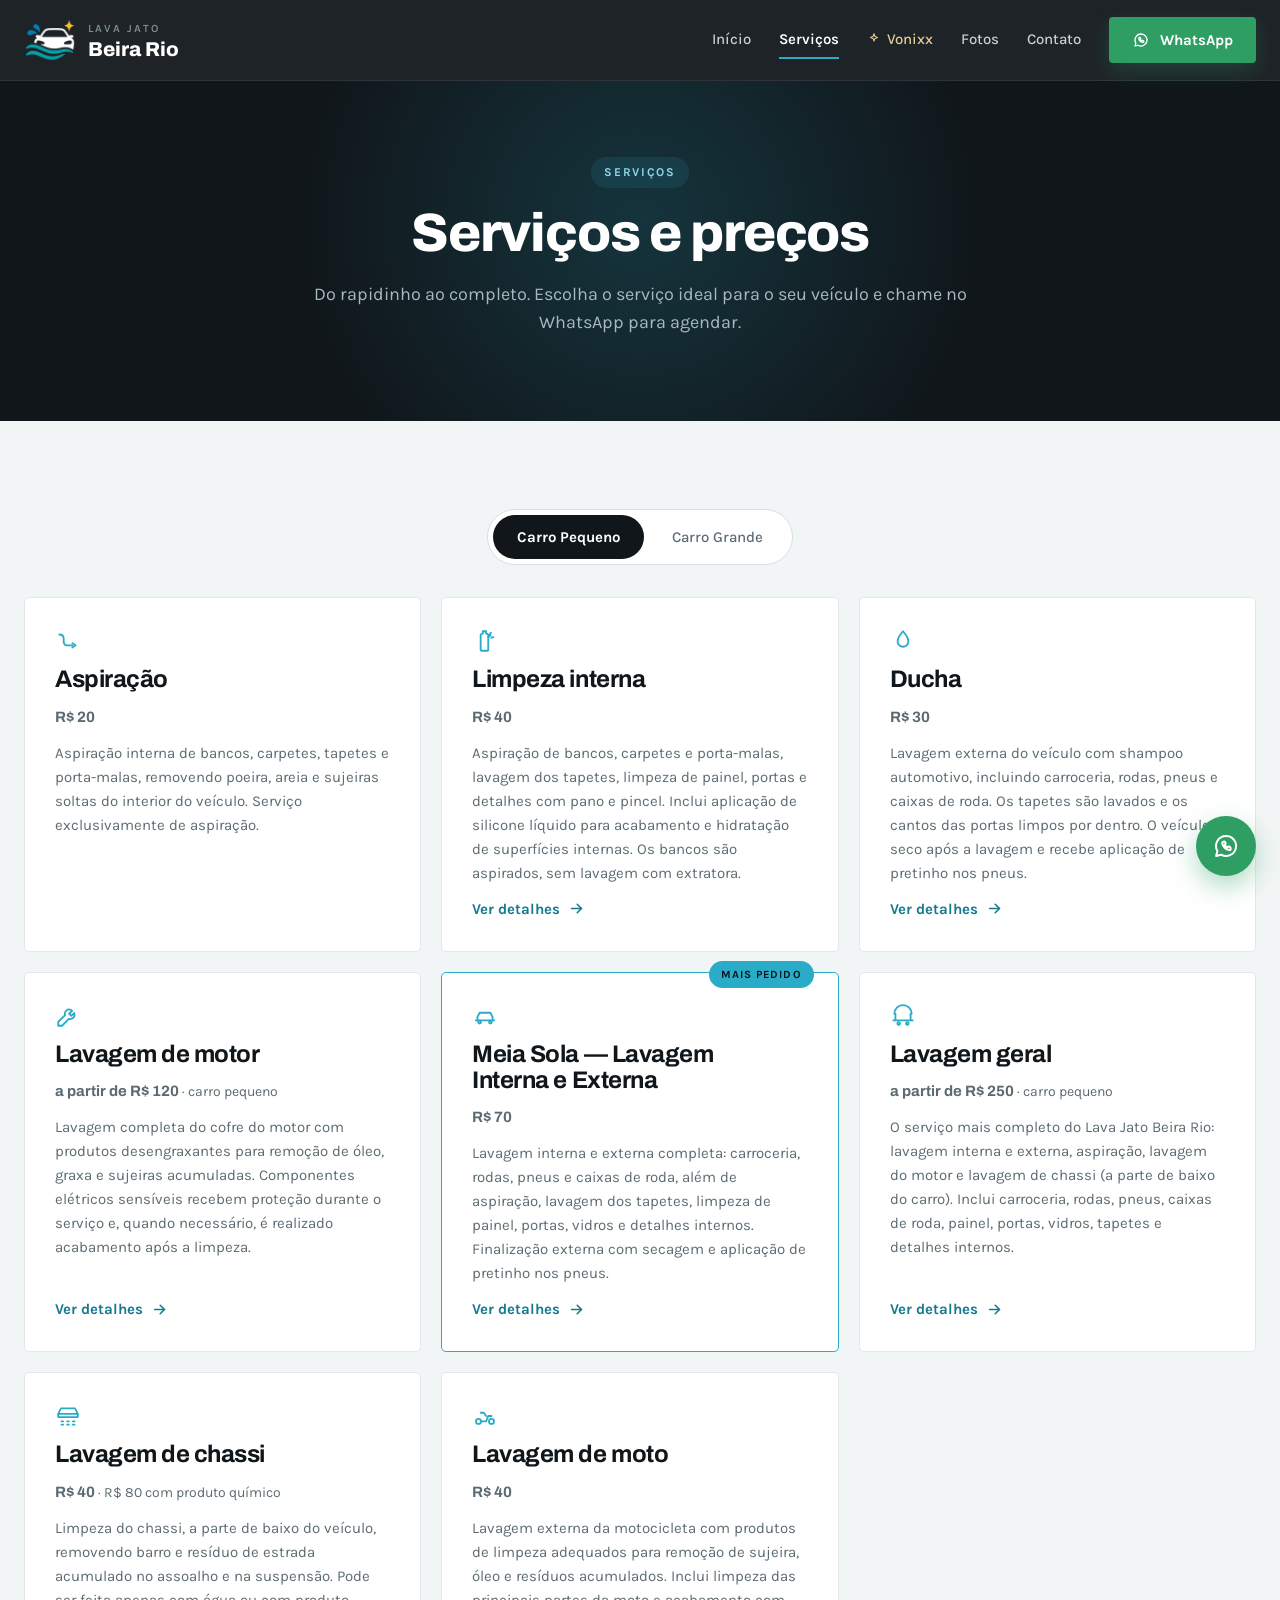
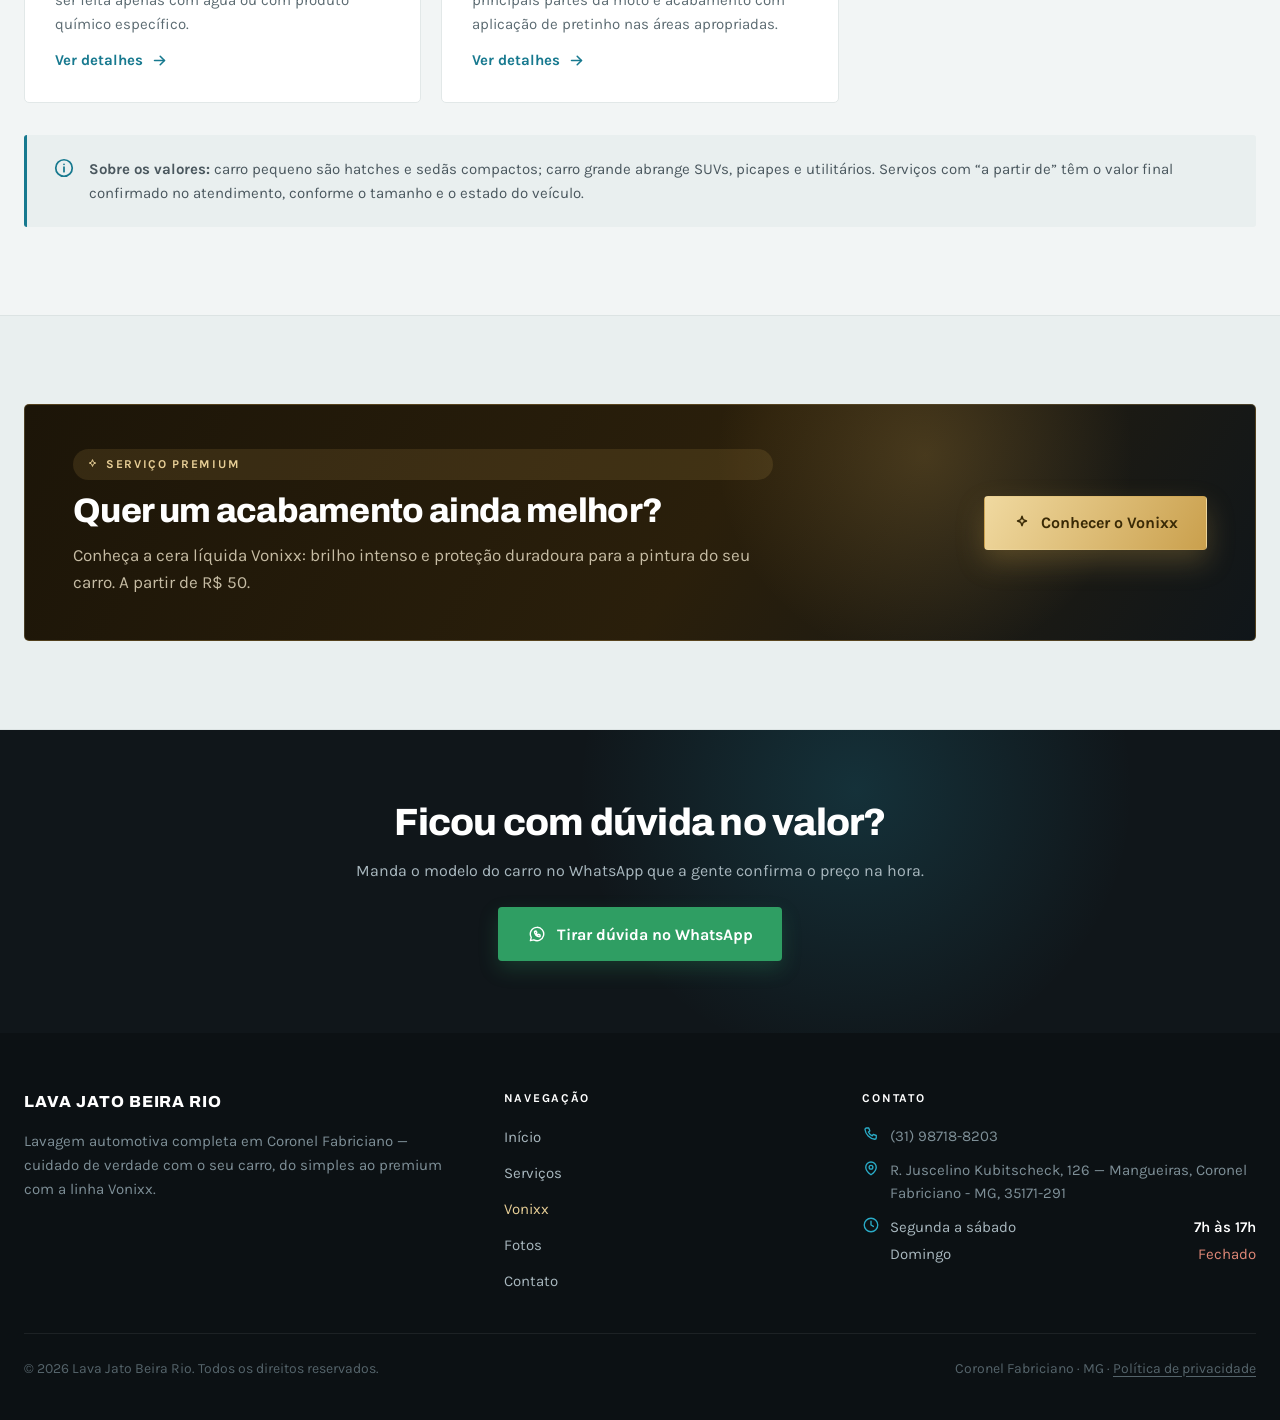
<file: servicos.html>
<!doctype html>
<html lang="pt-BR">
<head>
<meta charset="utf-8">
<meta name="viewport" content="width=device-width, initial-scale=1">

<script>
  // Medição liberada desde o primeiro carregamento, sem aviso de cookies (LGPD: legítimo
  // interesse, explicado em /privacidade). Só fica desligada se o visitante tocou em
  // "Parar de medir este aparelho" — aí o Tag Manager nem é carregado.
  // Precisa vir ANTES do Tag Manager para valer já no primeiro carregamento.
  window.dataLayer = window.dataLayer || [];
  function gtag(){dataLayer.push(arguments);}
  try { window.ljbrMedicaoParada = localStorage.getItem('ljbr-medicao') === 'parado'; } catch (e) {}
  gtag('consent', 'default', {
    ad_storage: 'denied',
    ad_user_data: 'denied',
    ad_personalization: 'denied',
    analytics_storage: window.ljbrMedicaoParada ? 'denied' : 'granted'
  });
</script>

<!-- Google Tag Manager -->
<script>if(!window.ljbrMedicaoParada)(function(w,d,s,l,i){w[l]=w[l]||[];w[l].push({'gtm.start':
new Date().getTime(),event:'gtm.js'});var f=d.getElementsByTagName(s)[0],
j=d.createElement(s),dl=l!='dataLayer'?'&l='+l:'';j.async=true;j.src=
'https://www.googletagmanager.com/gtm.js?id='+i+dl;f.parentNode.insertBefore(j,f);
})(window,document,'script','dataLayer','GTM-PXQNS4SG');</script>
<!-- Fim do Google Tag Manager -->


<title>Serviços e preços — Lava Jato Beira Rio</title>
<meta name="description" content="Tabela do Lava Jato Beira Rio: aspiração R$ 20, limpeza interna R$ 40, ducha R$ 30, motor R$ 120, meia sola R$ 70, lavagem geral R$ 250 e moto R$ 40.">
<link rel="canonical" href="https://lavajatobeirario.com.br/servicos">
<meta name="robots" content="index, follow, max-image-preview:large">
<meta name="theme-color" content="#10161A">

<meta property="og:type" content="website">
<meta property="og:locale" content="pt_BR">
<meta property="og:site_name" content="Lava Jato Beira Rio">
<meta property="og:title" content="Serviços e preços — Lava Jato Beira Rio">
<meta property="og:description" content="Do rapidinho ao completo: aspiração, limpeza interna, ducha, motor, meia sola, lavagem geral e moto. Preços por porte do veículo.">
<meta property="og:url" content="https://lavajatobeirario.com.br/servicos">
<meta property="og:image" content="https://lavajatobeirario.com.br/assets/img/og-fachada-lava-jato-beira-rio.jpg">
<meta property="og:image:width" content="1200">
<meta property="og:image:height" content="630">
<meta name="twitter:card" content="summary_large_image">
<meta name="twitter:title" content="Serviços e preços — Lava Jato Beira Rio">
<meta name="twitter:description" content="Do rapidinho ao completo: aspiração, limpeza interna, ducha, motor, meia sola, lavagem geral e moto. Preços por porte do veículo.">
<meta name="twitter:image" content="https://lavajatobeirario.com.br/assets/img/og-fachada-lava-jato-beira-rio.jpg">

<link rel="icon" href="assets/img/favicon-48.png" type="image/png" sizes="48x48">
<link rel="apple-touch-icon" href="assets/img/apple-touch-icon.png">
<link rel="preconnect" href="https://fonts.googleapis.com">
<link rel="preconnect" href="https://fonts.gstatic.com" crossorigin>
<link rel="stylesheet" href="https://fonts.googleapis.com/css2?family=Archivo:wght@600;700;800&family=Karla:wght@400;500;600;700&display=swap">
<link rel="stylesheet" href="assets/css/styles.css">

<script type="application/ld+json">
{
  "@context": "https://schema.org",
  "@graph": [
    {
      "@type": "AutoWash",
      "@id": "https://lavajatobeirario.com.br/#negocio",
      "name": "Lava Jato Beira Rio",
      "alternateName": [
        "Lava Jato do Célio",
        "Lava Jato do Celinho",
        "Lava Jato do Zé Hilton"
      ],
      "url": "https://lavajatobeirario.com.br/",
      "telephone": "+5531987188203",
      "paymentAccepted": "Pix, Dinheiro",
      "priceRange": "R$ 20 - R$ 250",
      "image": "https://lavajatobeirario.com.br/assets/img/og-fachada-lava-jato-beira-rio.jpg",
      "logo": "https://lavajatobeirario.com.br/assets/img/logo-icone-carro-frente.png",
      "hasMap": "https://maps.app.goo.gl/u4JMRQ2kPdUL1wEH8",
      "sameAs": [
        "https://maps.app.goo.gl/u4JMRQ2kPdUL1wEH8"
      ],
      "address": {
        "@type": "PostalAddress",
        "streetAddress": "R. Juscelino Kubitscheck, 126 - Mangueiras",
        "addressLocality": "Coronel Fabriciano",
        "postalCode": "35171-291",
        "addressRegion": "MG",
        "addressCountry": "BR"
      },
      "geo": {
        "@type": "GeoCoordinates",
        "latitude": -19.5311584,
        "longitude": -42.6014102
      },
      "openingHoursSpecification": [
        {
          "@type": "OpeningHoursSpecification",
          "dayOfWeek": [
            "Monday",
            "Tuesday",
            "Wednesday",
            "Thursday",
            "Friday",
            "Saturday"
          ],
          "opens": "07:00",
          "closes": "17:00"
        }
      ]
    },
    {
      "@type": "BreadcrumbList",
      "itemListElement": [
        {
          "@type": "ListItem",
          "position": 1,
          "name": "Início",
          "item": "https://lavajatobeirario.com.br/"
        },
        {
          "@type": "ListItem",
          "position": 2,
          "name": "Serviços e preços",
          "item": "https://lavajatobeirario.com.br/servicos"
        }
      ]
    },
    {
      "@type": "ItemList",
      "name": "Serviços do Lava Jato Beira Rio",
      "itemListElement": [
        {
          "@type": "ListItem",
          "position": 1,
          "item": {
            "@type": "Service",
            "name": "Aspiração",
            "description": "Aspiração interna de bancos, carpetes, tapetes e porta-malas.",
            "provider": {
              "@id": "https://lavajatobeirario.com.br/#negocio"
            },
            "offers": {
              "@type": "Offer",
              "price": "20",
              "priceCurrency": "BRL"
            }
          }
        },
        {
          "@type": "ListItem",
          "position": 2,
          "item": {
            "@type": "Service",
            "name": "Limpeza interna",
            "description": "Limpeza interna detalhada com aspiração, lavagem de tapetes, painel, portas e silicone líquido.",
            "provider": {
              "@id": "https://lavajatobeirario.com.br/#negocio"
            },
            "offers": {
              "@type": "Offer",
              "price": "40",
              "priceCurrency": "BRL"
            }
          }
        },
        {
          "@type": "ListItem",
          "position": 3,
          "item": {
            "@type": "Service",
            "name": "Ducha",
            "description": "Lavagem externa com shampoo automotivo, secagem e pretinho nos pneus.",
            "provider": {
              "@id": "https://lavajatobeirario.com.br/#negocio"
            },
            "offers": {
              "@type": "Offer",
              "price": "30",
              "priceCurrency": "BRL"
            }
          }
        },
        {
          "@type": "ListItem",
          "position": 4,
          "item": {
            "@type": "Service",
            "name": "Lavagem de motor",
            "description": "Lavagem do cofre do motor com desengraxante e proteção de componentes elétricos.",
            "provider": {
              "@id": "https://lavajatobeirario.com.br/#negocio"
            },
            "offers": {
              "@type": "Offer",
              "price": "120",
              "priceCurrency": "BRL"
            }
          }
        },
        {
          "@type": "ListItem",
          "position": 5,
          "item": {
            "@type": "Service",
            "name": "Meia Sola — Lavagem interna e externa",
            "description": "Lavagem interna e externa completa, com aspiração, tapetes, painel, vidros e pretinho.",
            "provider": {
              "@id": "https://lavajatobeirario.com.br/#negocio"
            },
            "offers": {
              "@type": "Offer",
              "price": "70",
              "priceCurrency": "BRL"
            }
          }
        },
        {
          "@type": "ListItem",
          "position": 6,
          "item": {
            "@type": "Service",
            "name": "Lavagem geral",
            "description": "Lavagem interna e externa, aspiração, motor e lavagem de chassi.",
            "provider": {
              "@id": "https://lavajatobeirario.com.br/#negocio"
            },
            "offers": {
              "@type": "Offer",
              "price": "250",
              "priceCurrency": "BRL"
            }
          }
        },
        {
          "@type": "ListItem",
          "position": 7,
          "item": {
            "@type": "Service",
            "name": "Lavagem de chassi",
            "description": "Limpeza da parte de baixo do veículo, com ou sem produto químico.",
            "provider": {
              "@id": "https://lavajatobeirario.com.br/#negocio"
            },
            "offers": {
              "@type": "Offer",
              "price": "40",
              "priceCurrency": "BRL"
            }
          }
        },
        {
          "@type": "ListItem",
          "position": 8,
          "item": {
            "@type": "Service",
            "name": "Lavagem de moto",
            "description": "Lavagem externa da motocicleta com acabamento em pretinho.",
            "provider": {
              "@id": "https://lavajatobeirario.com.br/#negocio"
            },
            "offers": {
              "@type": "Offer",
              "price": "40",
              "priceCurrency": "BRL"
            }
          }
        }
      ]
    },
    {
      "@type": "FAQPage",
      "mainEntity": [
        {
          "@type": "Question",
          "name": "Qual a diferença entre carro pequeno e carro grande?",
          "acceptedAnswer": {
            "@type": "Answer",
            "text": "Carro pequeno são hatches e sedãs compactos. Carro grande abrange SUVs, picapes, vans e utilitários. O valor final é confirmado no atendimento, conforme o tamanho e o estado do veículo."
          }
        },
        {
          "@type": "Question",
          "name": "Todo carro pode fazer lavagem de motor?",
          "acceptedAnswer": {
            "@type": "Answer",
            "text": "Não. Antes do serviço verificamos as condições do veículo, porque nem todo motor pode ser lavado. Componentes elétricos sensíveis recebem proteção durante a lavagem."
          }
        },
        {
          "@type": "Question",
          "name": "Precisa agendar horário?",
          "acceptedAnswer": {
            "@type": "Answer",
            "text": "Não precisa. O atendimento é por ordem de chegada, e você pode deixar o carro e buscar depois ou combinar um horário pelo WhatsApp (31) 98718-8203. A gente também busca e leva o carro; para endereços mais distantes é cobrada uma taxa."
          }
        }
      ]
    }
  ]
}
</script>
</head>
<body>

<!-- Google Tag Manager (noscript) -->
<noscript><iframe src="https://www.googletagmanager.com/ns.html?id=GTM-PXQNS4SG"
height="0" width="0" style="display:none;visibility:hidden"></iframe></noscript>

<header class="topo">
  <div class="container">
    <a class="marca" href="/" aria-label="Lava Jato Beira Rio — página inicial">
      <img class="marca__logo" src="assets/img/logo-cabecalho.png" width="52" height="52" alt="">
      <span class="marca__texto">
        <span class="marca__sobre">LAVA JATO</span>
        <span class="marca__nome">Beira Rio</span>
      </span>
    </a>

    <button class="menu-btn" type="button" data-menu-btn aria-expanded="false" aria-controls="menu-principal" aria-label="Abrir menu">
      <svg width="22" height="22" viewBox="0 0 24 24" fill="none" stroke="currentColor" stroke-width="2" stroke-linecap="round" aria-hidden="true"><path d="M4 7h16"></path><path d="M4 12h16"></path><path d="M4 17h16"></path></svg>
    </button>

    <nav class="nav" id="menu-principal" data-nav aria-label="Menu principal">
      <a class="nav__link" href="/">Início</a>
      <a class="nav__link ativo" href="/servicos" aria-current="page">Serviços</a>
      <a class="nav__link nav__link--vonixx" href="/vonixx">
        <svg width="14" height="14" viewBox="0 0 24 24" fill="none" stroke="currentColor" stroke-width="1.8" stroke-linejoin="round" aria-hidden="true"><path d="M12 3l1.7 4.6L18 9.3l-4.3 1.7L12 15.6l-1.7-4.6L6 9.3l4.3-1.7L12 3z"></path></svg>
        Vonixx
      </a>
      <a class="nav__link" href="/fotos">Fotos</a>
      <a class="nav__link" href="/contato">Contato</a>
      <a class="btn btn--whatsapp nav__cta" href="https://wa.me/5531987188203?text=Ol%C3%A1!%20Quero%20agendar%20uma%20lavagem." target="_blank" rel="noopener">
        <svg width="18" height="18" viewBox="0 0 24 24" fill="none" stroke="currentColor" stroke-width="1.7" stroke-linecap="round" stroke-linejoin="round" aria-hidden="true"><path d="M12 4a8 8 0 0 0-6.9 12l-1 4 4.1-1A8 8 0 1 0 12 4z"></path><path d="M9 9.4c0-.3.2-.6.5-.7l1-.3c.3 0 .6.1.7.4l.5 1.1c.1.3 0 .6-.2.8l-.5.4c.4.9 1.1 1.6 2 2l.4-.5c.2-.2.5-.3.8-.2l1.1.5c.3.1.4.4.4.7v1c0 .4-.3.7-.7.7-3-.1-5.5-2.5-6-5.4z"></path></svg>
        WhatsApp
      </a>
    </nav>
  </div>
</header>

<main>

  <section class="hero hero--centro">
    <div class="container">
      <span class="olho olho--escuro">Serviços</span>
      <h1>Serviços e preços</h1>
      <p class="lead lead--escura">Do rapidinho ao completo. Escolha o serviço ideal para o seu veículo e chame no WhatsApp para agendar.</p>
    </div>
  </section>

  <section class="secao">
    <div class="container">

      <div class="seletor-porte" data-seletor-porte>
        <div class="seletor-porte__caixa" role="group" aria-label="Porte do veículo">
          <button type="button" class="ativo" data-porte="pequeno" aria-pressed="true">Carro Pequeno</button>
          <button type="button" data-porte="grande" aria-pressed="false">Carro Grande</button>
        </div>
      </div>

      <div class="grade grade--3">

        <article class="card">
          <svg class="card__icone" width="26" height="26" viewBox="0 0 24 24" fill="none" stroke="currentColor" stroke-width="1.7" stroke-linecap="round" stroke-linejoin="round" aria-hidden="true"><path d="M4 6c3 0 4 2 4 4v3a3 3 0 0 0 3 3h5"></path><path d="M16 14l3 2-3 2"></path></svg>
          <h2>Aspiração</h2>
          <p class="preco">R$ 20</p>
          <p>Aspiração interna de bancos, carpetes, tapetes e porta-malas, removendo poeira, areia e sujeiras soltas do interior do veículo. Serviço exclusivamente de aspiração.</p>
        </article>

        <article class="card">
          <svg class="card__icone" width="26" height="26" viewBox="0 0 24 24" fill="none" stroke="currentColor" stroke-width="1.7" stroke-linecap="round" stroke-linejoin="round" aria-hidden="true"><path d="M10 3h3v2l2 1v14a1 1 0 0 1-1 1H9a1 1 0 0 1-1-1V6l2-1V3z"></path><path d="M15 8l2-1"></path><path d="M16.4 6l1-1.7"></path><path d="M17.8 9l2-.5"></path></svg>
          <h2>Limpeza interna</h2>
          <p class="preco" data-preco-pequeno="R$ 40" data-preco-grande="R$ 50">R$ 40</p>
          <p>Aspiração de bancos, carpetes e porta-malas, lavagem dos tapetes, limpeza de painel, portas e detalhes com pano e pincel. Inclui aplicação de silicone líquido para acabamento e hidratação de superfícies internas. Os bancos são aspirados, sem lavagem com extratora.</p>
          <a class="card__mais" href="/limpeza-interna">Ver detalhes <svg width="17" height="17" viewBox="0 0 24 24" fill="none" stroke="currentColor" stroke-width="2.2" stroke-linecap="round" stroke-linejoin="round" aria-hidden="true"><path d="M5 12h14"></path><path d="M13 6l6 6-6 6"></path></svg></a>
        </article>

        <article class="card">
          <svg class="card__icone" width="26" height="26" viewBox="0 0 24 24" fill="none" stroke="currentColor" stroke-width="1.7" stroke-linecap="round" stroke-linejoin="round" aria-hidden="true"><path d="M12 3c3 3.5 5 6.7 5 9.3A5 5 0 0 1 7 12.3C7 9.7 9 6.5 12 3z"></path></svg>
          <h2>Ducha</h2>
          <p class="preco" data-preco-pequeno="R$ 30" data-preco-grande="R$ 40">R$ 30</p>
          <p>Lavagem externa do veículo com shampoo automotivo, incluindo carroceria, rodas, pneus e caixas de roda. Os tapetes são lavados e os cantos das portas limpos por dentro. O veículo é seco após a lavagem e recebe aplicação de pretinho nos pneus.</p>
          <a class="card__mais" href="/ducha">Ver detalhes <svg width="17" height="17" viewBox="0 0 24 24" fill="none" stroke="currentColor" stroke-width="2.2" stroke-linecap="round" stroke-linejoin="round" aria-hidden="true"><path d="M5 12h14"></path><path d="M13 6l6 6-6 6"></path></svg></a>
        </article>

        <article class="card">
          <svg class="card__icone" width="26" height="26" viewBox="0 0 24 24" fill="none" stroke="currentColor" stroke-width="1.7" stroke-linecap="round" stroke-linejoin="round" aria-hidden="true"><path d="M14.7 6.3a4 4 0 0 0-5.4 4.9L3 17.5V21h3.5l6.3-6.3a4 4 0 0 0 4.9-5.4l-2.6 2.6-2-2 2.6-2.6z"></path></svg>
          <h2>Lavagem de motor</h2>
          <p class="preco" data-preco-pequeno="a partir de R$ 120 <small>· carro pequeno</small>" data-preco-grande="a partir de R$ 120 <small>· valor sob avaliação</small>">a partir de R$ 120 <small>· carro pequeno</small></p>
          <p>Lavagem completa do cofre do motor com produtos desengraxantes para remoção de óleo, graxa e sujeiras acumuladas. Componentes elétricos sensíveis recebem proteção durante o serviço e, quando necessário, é realizado acabamento após a limpeza.</p>
          <a class="card__mais" href="/lavagem-de-motor">Ver detalhes <svg width="17" height="17" viewBox="0 0 24 24" fill="none" stroke="currentColor" stroke-width="2.2" stroke-linecap="round" stroke-linejoin="round" aria-hidden="true"><path d="M5 12h14"></path><path d="M13 6l6 6-6 6"></path></svg></a>
        </article>

        <article class="card card--destacado">
          <span class="card__selo">Mais pedido</span>
          <svg class="card__icone" width="26" height="26" viewBox="0 0 24 24" fill="none" stroke="currentColor" stroke-width="1.7" stroke-linecap="round" stroke-linejoin="round" aria-hidden="true"><path d="M5 16v-3l2-4h10l2 4v3"></path><path d="M3.5 16h17"></path><circle cx="7" cy="17.6" r="1.3"></circle><circle cx="17" cy="17.6" r="1.3"></circle></svg>
          <h2>Meia Sola — Lavagem Interna e Externa</h2>
          <p class="preco" data-preco-pequeno="R$ 70" data-preco-grande="R$ 90">R$ 70</p>
          <p>Lavagem interna e externa completa: carroceria, rodas, pneus e caixas de roda, além de aspiração, lavagem dos tapetes, limpeza de painel, portas, vidros e detalhes internos. Finalização externa com secagem e aplicação de pretinho nos pneus.</p>
          <a class="card__mais" href="/lavagem-interna-e-externa">Ver detalhes <svg width="17" height="17" viewBox="0 0 24 24" fill="none" stroke="currentColor" stroke-width="2.2" stroke-linecap="round" stroke-linejoin="round" aria-hidden="true"><path d="M5 12h14"></path><path d="M13 6l6 6-6 6"></path></svg></a>
        </article>

        <article class="card">
          <svg class="card__icone" width="26" height="26" viewBox="0 0 24 24" fill="none" stroke="currentColor" stroke-width="1.7" stroke-linecap="round" stroke-linejoin="round" aria-hidden="true"><path d="M4 10a8 8 0 0 1 16 0"></path><path d="M5 10v6"></path><path d="M19 10v6"></path><path d="M3 16h18"></path><circle cx="8" cy="19" r="1.2"></circle><circle cx="16" cy="19" r="1.2"></circle></svg>
          <h2>Lavagem geral</h2>
          <p class="preco" data-preco-pequeno="a partir de R$ 250 <small>· carro pequeno</small>" data-preco-grande="a partir de R$ 250 <small>· valor sob avaliação</small>">a partir de R$ 250 <small>· carro pequeno</small></p>
          <p>O serviço mais completo do Lava Jato Beira Rio: lavagem interna e externa, aspiração, lavagem do motor e lavagem de chassi (a parte de baixo do carro). Inclui carroceria, rodas, pneus, caixas de roda, painel, portas, vidros, tapetes e detalhes internos.</p>
          <a class="card__mais" href="/lavagem-geral">Ver detalhes <svg width="17" height="17" viewBox="0 0 24 24" fill="none" stroke="currentColor" stroke-width="2.2" stroke-linecap="round" stroke-linejoin="round" aria-hidden="true"><path d="M5 12h14"></path><path d="M13 6l6 6-6 6"></path></svg></a>
        </article>

        <article class="card">
          <svg class="card__icone" width="26" height="26" viewBox="0 0 24 24" fill="none" stroke="currentColor" stroke-width="1.7" stroke-linecap="round" stroke-linejoin="round" aria-hidden="true"><path d="M3 10l2.5-5h13L21 10"></path><path d="M3 10h18v3H3z"></path><path d="M6 17h1.5"></path><path d="M11.2 17h1.5"></path><path d="M16.5 17H18"></path><path d="M6 20h1.5"></path><path d="M11.2 20h1.5"></path><path d="M16.5 20H18"></path></svg>
          <h2>Lavagem de chassi</h2>
          <p class="preco">R$ 40 <small>· R$ 80 com produto químico</small></p>
          <p>Limpeza do chassi, a parte de baixo do veículo, removendo barro e resíduo de estrada acumulado no assoalho e na suspensão. Pode ser feita apenas com água ou com produto químico específico.</p>
          <a class="card__mais" href="/lavagem-de-chassi">Ver detalhes <svg width="17" height="17" viewBox="0 0 24 24" fill="none" stroke="currentColor" stroke-width="2.2" stroke-linecap="round" stroke-linejoin="round" aria-hidden="true"><path d="M5 12h14"></path><path d="M13 6l6 6-6 6"></path></svg></a>
        </article>

        <article class="card">
          <svg class="card__icone" width="26" height="26" viewBox="0 0 24 24" fill="none" stroke="currentColor" stroke-width="1.7" stroke-linecap="round" stroke-linejoin="round" aria-hidden="true"><circle cx="6" cy="17" r="2.3"></circle><circle cx="18" cy="17" r="2.3"></circle><path d="M8 17h5l2-5h3"></path><path d="M13 12l-2-3H8"></path></svg>
          <h2>Lavagem de moto</h2>
          <p class="preco">R$ 40</p>
          <p>Lavagem externa da motocicleta com produtos de limpeza adequados para remoção de sujeira, óleo e resíduos acumulados. Inclui limpeza das principais partes da moto e acabamento com aplicação de pretinho nas áreas apropriadas.</p>
          <a class="card__mais" href="/lavagem-de-moto">Ver detalhes <svg width="17" height="17" viewBox="0 0 24 24" fill="none" stroke="currentColor" stroke-width="2.2" stroke-linecap="round" stroke-linejoin="round" aria-hidden="true"><path d="M5 12h14"></path><path d="M13 6l6 6-6 6"></path></svg></a>
        </article>

      </div>

      <div class="aviso" style="margin-top:32px;">
        <svg width="22" height="22" viewBox="0 0 24 24" fill="none" stroke="currentColor" stroke-width="1.9" stroke-linecap="round" stroke-linejoin="round" aria-hidden="true"><circle cx="12" cy="12" r="9"></circle><path d="M12 11v5"></path><path d="M12 8h0.01"></path></svg>
        <p><strong>Sobre os valores:</strong> carro pequeno são hatches e sedãs compactos; carro grande abrange SUVs, picapes e utilitários. Serviços com “a partir de” têm o valor final confirmado no atendimento, conforme o tamanho e o estado do veículo.</p>
      </div>

    </div>
  </section>

  <section class="secao secao--alt">
    <div class="container">
      <div class="faixa-premium">
        <div class="faixa-premium__texto">
          <span class="olho olho--ouro-escuro">
            <svg width="13" height="13" viewBox="0 0 24 24" fill="none" stroke="currentColor" stroke-width="1.8" stroke-linejoin="round" aria-hidden="true"><path d="M12 3l1.7 4.6L18 9.3l-4.3 1.7L12 15.6l-1.7-4.6L6 9.3l4.3-1.7L12 3z"></path></svg>
            Serviço premium
          </span>
          <h2>Quer um acabamento ainda melhor?</h2>
          <p>Conheça a cera líquida Vonixx: brilho intenso e proteção duradoura para a pintura do seu carro. A partir de R$ 50.</p>
        </div>
        <a class="btn btn--ouro" href="/vonixx">
          <svg width="18" height="18" viewBox="0 0 24 24" fill="none" stroke="currentColor" stroke-width="1.9" stroke-linejoin="round" aria-hidden="true"><path d="M12 3l1.7 4.6L18 9.3l-4.3 1.7L12 15.6l-1.7-4.6L6 9.3l4.3-1.7L12 3z"></path></svg>
          Conhecer o Vonixx
        </a>
      </div>
    </div>
  </section>

  <section class="faixa-cta">
    <div class="container">
      <h2>Ficou com dúvida no valor?</h2>
      <p>Manda o modelo do carro no WhatsApp que a gente confirma o preço na hora.</p>
      <div class="faixa-cta__acoes">
        <a class="btn btn--whatsapp" href="https://wa.me/5531987188203?text=Ol%C3%A1!%20Quero%20saber%20o%20valor%20de%20um%20servi%C3%A7o." target="_blank" rel="noopener">
          <svg width="20" height="20" viewBox="0 0 24 24" fill="none" stroke="currentColor" stroke-width="1.7" stroke-linecap="round" stroke-linejoin="round" aria-hidden="true"><path d="M12 4a8 8 0 0 0-6.9 12l-1 4 4.1-1A8 8 0 1 0 12 4z"></path><path d="M9 9.4c0-.3.2-.6.5-.7l1-.3c.3 0 .6.1.7.4l.5 1.1c.1.3 0 .6-.2.8l-.5.4c.4.9 1.1 1.6 2 2l.4-.5c.2-.2.5-.3.8-.2l1.1.5c.3.1.4.4.4.7v1c0 .4-.3.7-.7.7-3-.1-5.5-2.5-6-5.4z"></path></svg>
          Tirar dúvida no WhatsApp
        </a>
      </div>
    </div>
  </section>

</main>

<footer class="rodape">
  <div class="container">
    <div class="rodape__grid">
      <div class="pilha" style="gap:14px;">
        <span class="rodape__marca">LAVA JATO BEIRA RIO</span>
        <p>Lavagem automotiva completa em Coronel Fabriciano — cuidado de verdade com o seu carro, do simples ao premium com a linha Vonixx.</p>
      </div>

      <nav class="rodape__links" aria-label="Navegação do rodapé">
        <span class="rodape__titulo">Navegação</span>
        <a href="/">Início</a>
        <a href="/servicos">Serviços</a>
        <a class="ouro" href="/vonixx">Vonixx</a>
        <a href="/fotos">Fotos</a>
        <a href="/contato">Contato</a>
      </nav>

      <div class="rodape__contato">
        <span class="rodape__titulo">Contato</span>
        <p class="rodape__item">
          <svg width="18" height="18" viewBox="0 0 24 24" fill="none" stroke="currentColor" stroke-width="1.8" stroke-linecap="round" stroke-linejoin="round" aria-hidden="true"><path d="M6 4h3l1.5 4-2 1.3a11 11 0 0 0 5.2 5.2l1.3-2 4 1.5v3a2 2 0 0 1-2 2A15 15 0 0 1 4 6a2 2 0 0 1 2-2z"></path></svg>
          <a href="tel:+5531987188203" style="color:inherit;">(31) 98718-8203</a>
        </p>
        <p class="rodape__item">
          <svg width="18" height="18" viewBox="0 0 24 24" fill="none" stroke="currentColor" stroke-width="1.8" stroke-linecap="round" stroke-linejoin="round" aria-hidden="true"><path d="M12 21s-7-4.6-7-10a7 7 0 0 1 14 0c0 5.4-7 10-7 10z"></path><circle cx="12" cy="11" r="2.5"></circle></svg>
          <span>R. Juscelino Kubitscheck, 126 — Mangueiras, Coronel Fabriciano - MG, 35171-291</span>
        </p>
        <div class="rodape__item">
          <svg width="18" height="18" viewBox="0 0 24 24" fill="none" stroke="currentColor" stroke-width="1.8" stroke-linecap="round" stroke-linejoin="round" aria-hidden="true"><circle cx="12" cy="12" r="9"></circle><path d="M12 7v5l3.2 1.9"></path></svg>
          <span class="rodape__horas">
            <span class="rodape__hora"><span>Segunda a sábado</span><strong>7h às 17h</strong></span>
            <span class="rodape__hora"><span>Domingo</span><span class="fechado">Fechado</span></span>
          </span>
        </div>
      </div>
    </div>

    <div class="rodape__base">
      <span>© <span data-ano>2026</span> Lava Jato Beira Rio. Todos os direitos reservados.</span>
      <span>Coronel Fabriciano · MG · <a class="rodape__privacidade" href="/privacidade">Política de privacidade</a></span>
    </div>
  </div>
</footer>

<a class="wa-flutuante" href="https://wa.me/5531987188203?text=Ol%C3%A1!%20Quero%20agendar%20uma%20lavagem." target="_blank" rel="noopener" aria-label="Chamar no WhatsApp">
  <svg width="30" height="30" viewBox="0 0 24 24" fill="none" stroke="currentColor" stroke-width="1.6" stroke-linecap="round" stroke-linejoin="round" aria-hidden="true"><path d="M12 4a8 8 0 0 0-6.9 12l-1 4 4.1-1A8 8 0 1 0 12 4z"></path><path d="M9 9.4c0-.3.2-.6.5-.7l1-.3c.3 0 .6.1.7.4l.5 1.1c.1.3 0 .6-.2.8l-.5.4c.4.9 1.1 1.6 2 2l.4-.5c.2-.2.5-.3.8-.2l1.1.5c.3.1.4.4.4.7v1c0 .4-.3.7-.7.7-3-.1-5.5-2.5-6-5.4z"></path></svg>
</a>

<script src="assets/js/main.js" defer></script>
<script src="https://s.derson.cloud/s.js" data-site="51dd9afd9cdae9f6" defer></script>
</body>
</html>
</file>
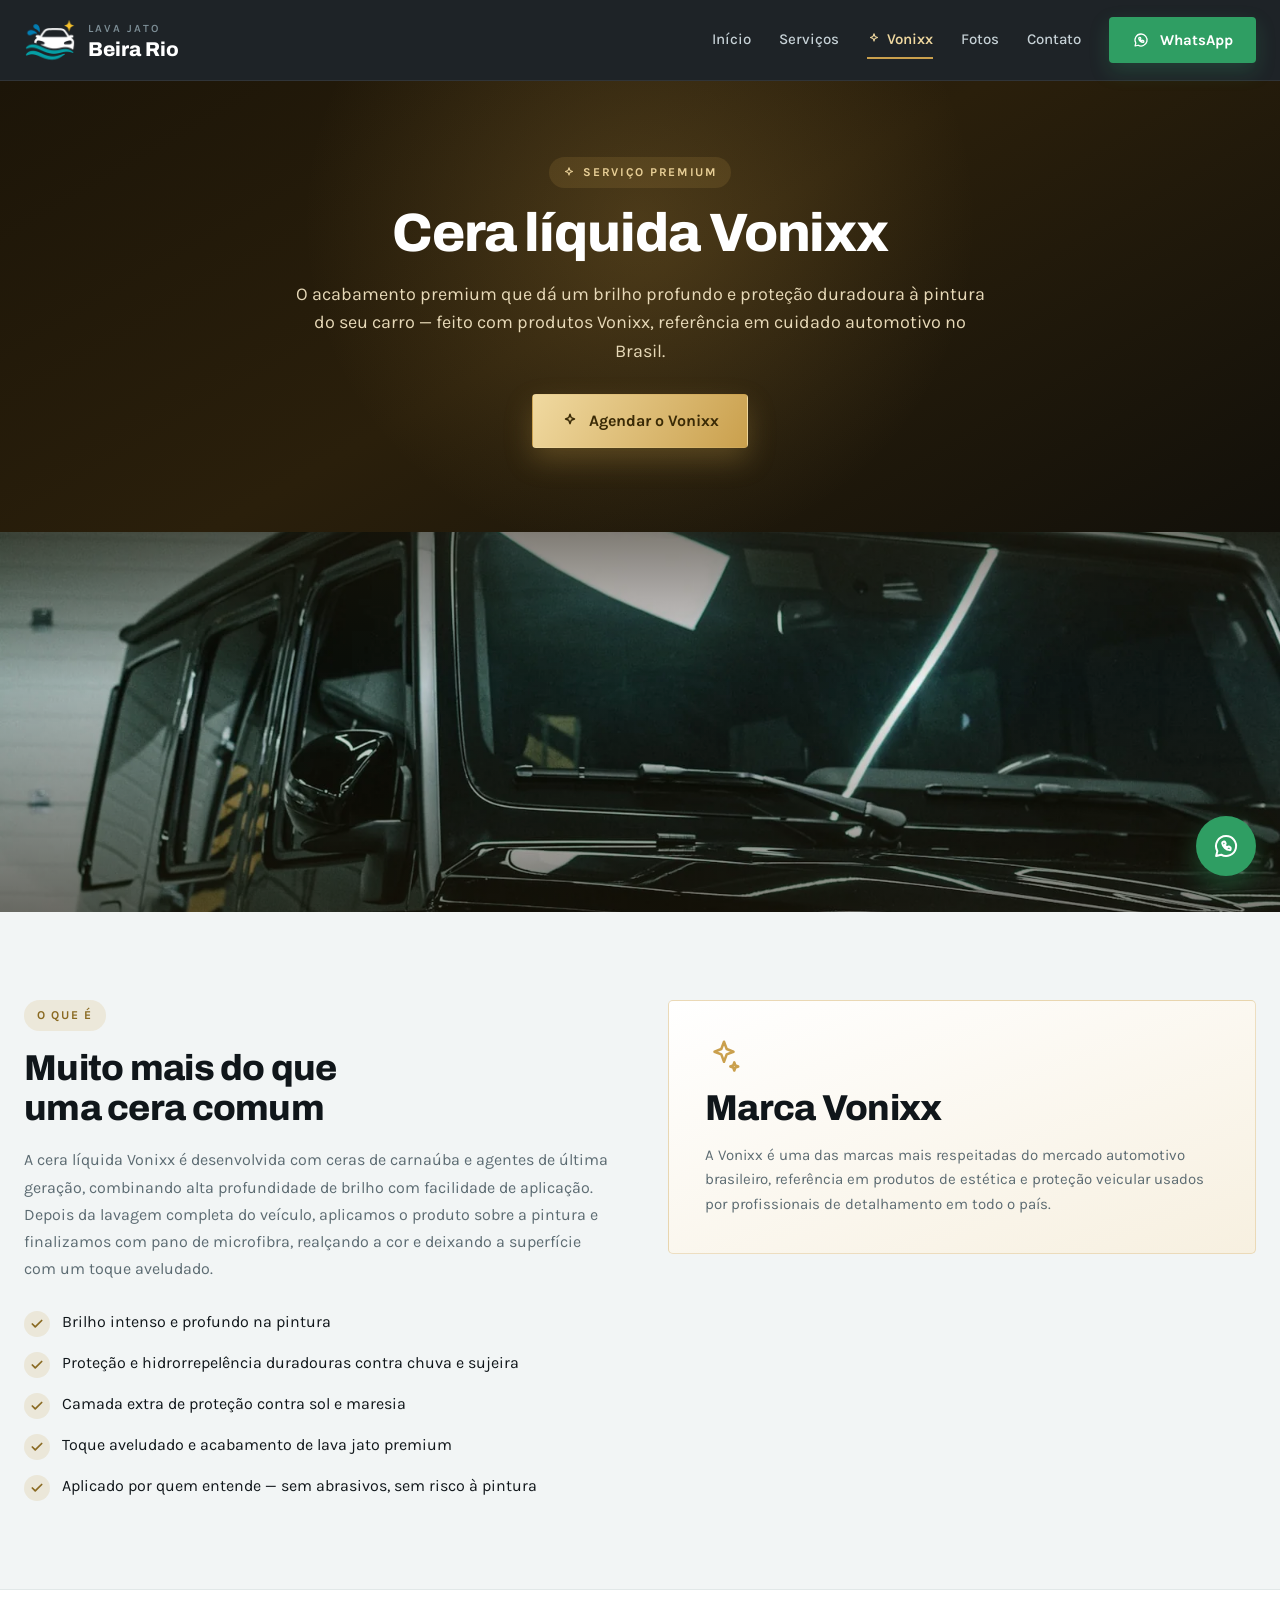
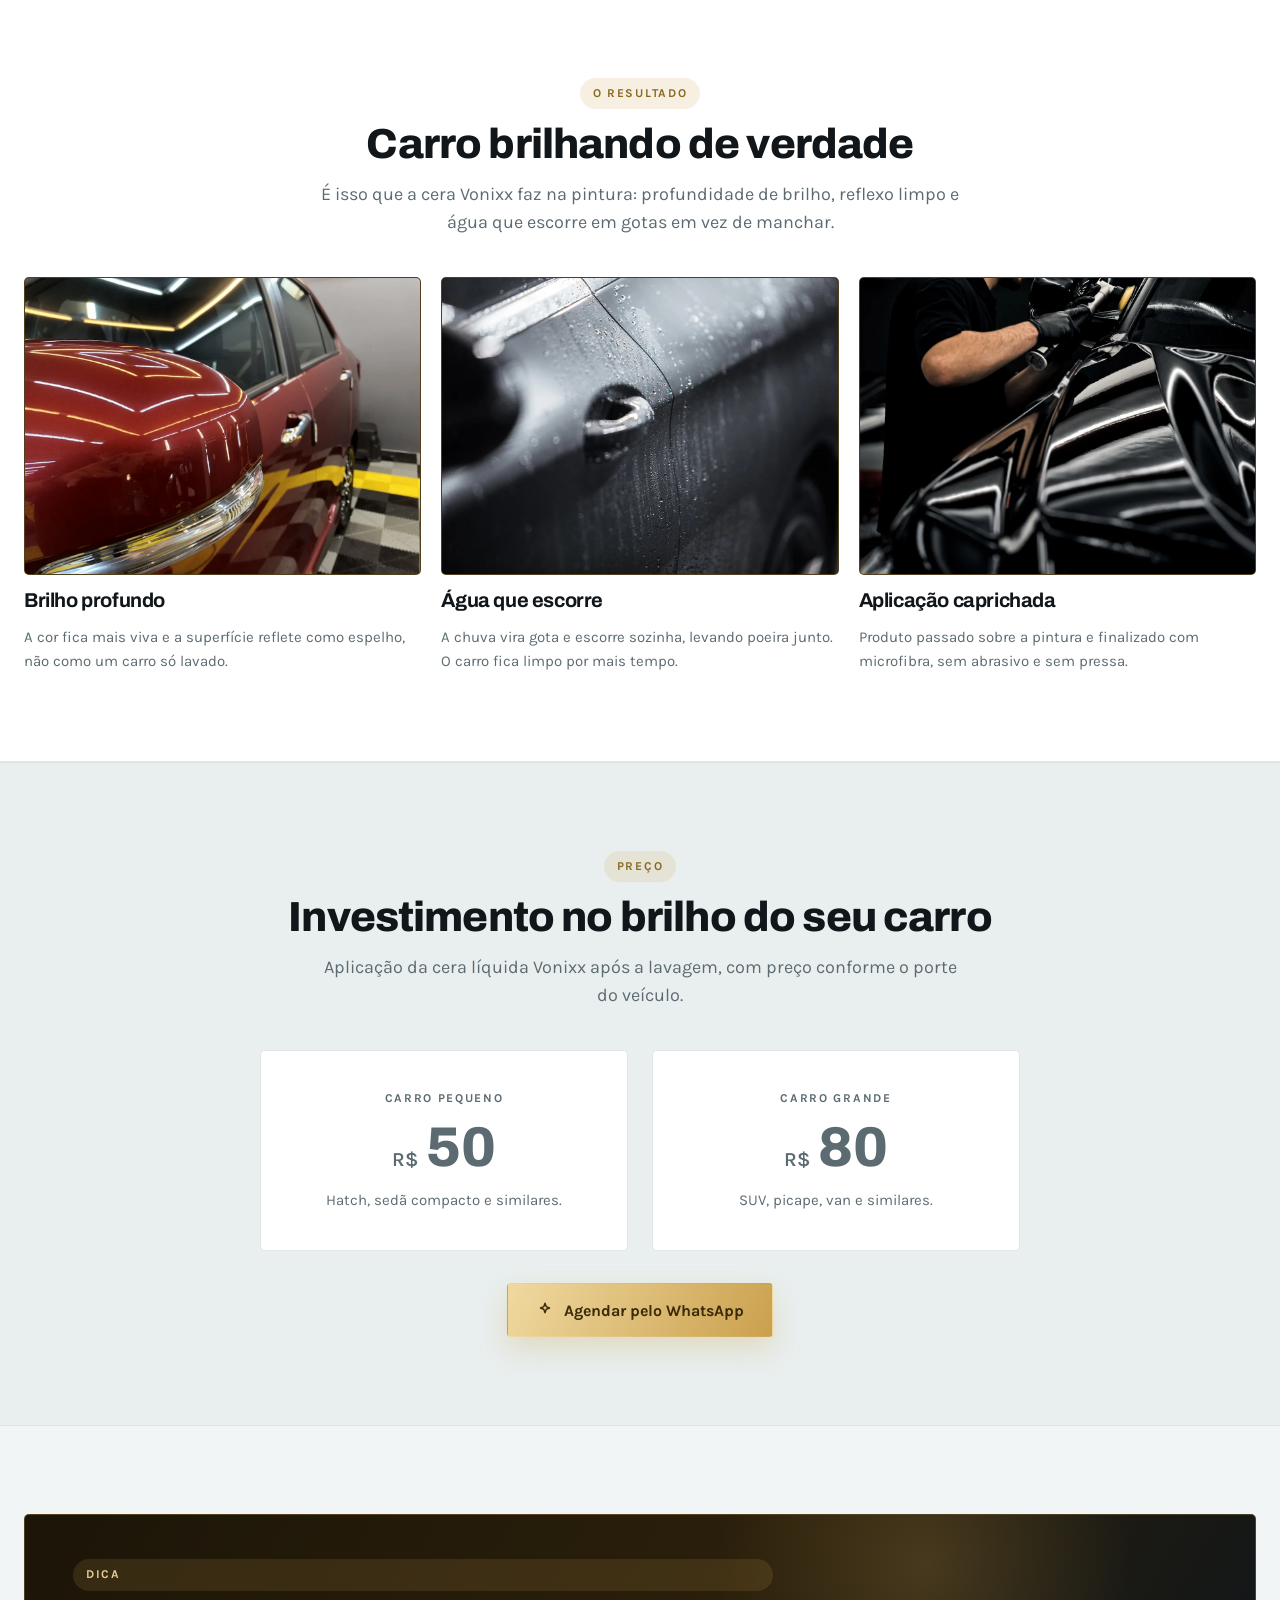
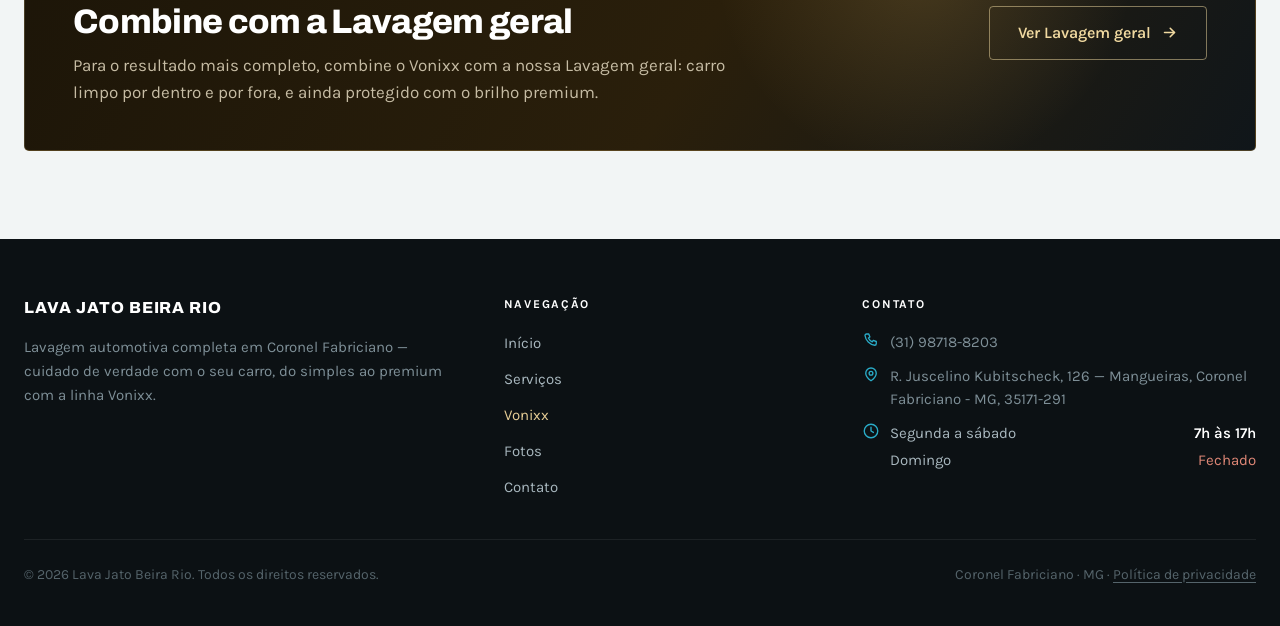
<file: vonixx.html>
<!doctype html>
<html lang="pt-BR">
<head>
<meta charset="utf-8">
<meta name="viewport" content="width=device-width, initial-scale=1">

<script>
  // Medição liberada desde o primeiro carregamento, sem aviso de cookies (LGPD: legítimo
  // interesse, explicado em /privacidade). Só fica desligada se o visitante tocou em
  // "Parar de medir este aparelho" — aí o Tag Manager nem é carregado.
  // Precisa vir ANTES do Tag Manager para valer já no primeiro carregamento.
  window.dataLayer = window.dataLayer || [];
  function gtag(){dataLayer.push(arguments);}
  try { window.ljbrMedicaoParada = localStorage.getItem('ljbr-medicao') === 'parado'; } catch (e) {}
  gtag('consent', 'default', {
    ad_storage: 'denied',
    ad_user_data: 'denied',
    ad_personalization: 'denied',
    analytics_storage: window.ljbrMedicaoParada ? 'denied' : 'granted'
  });
</script>

<!-- Google Tag Manager -->
<script>if(!window.ljbrMedicaoParada)(function(w,d,s,l,i){w[l]=w[l]||[];w[l].push({'gtm.start':
new Date().getTime(),event:'gtm.js'});var f=d.getElementsByTagName(s)[0],
j=d.createElement(s),dl=l!='dataLayer'?'&l='+l:'';j.async=true;j.src=
'https://www.googletagmanager.com/gtm.js?id='+i+dl;f.parentNode.insertBefore(j,f);
})(window,document,'script','dataLayer','GTM-PXQNS4SG');</script>
<!-- Fim do Google Tag Manager -->


<title>Cera líquida Vonixx — Lava Jato Beira Rio</title>
<meta name="description" content="Cera líquida Vonixx em Coronel Fabriciano/MG: brilho profundo e proteção para a pintura. R$ 50 carro pequeno e R$ 80 carro grande.">
<link rel="canonical" href="https://lavajatobeirario.com.br/vonixx">
<meta name="robots" content="index, follow, max-image-preview:large">
<meta name="theme-color" content="#1C1508">

<meta property="og:type" content="website">
<meta property="og:locale" content="pt_BR">
<meta property="og:site_name" content="Lava Jato Beira Rio">
<meta property="og:title" content="Cera líquida Vonixx — acabamento premium | Lava Jato Beira Rio">
<meta property="og:description" content="Brilho profundo e proteção duradoura para a pintura do seu carro, com produtos Vonixx. A partir de R$ 50.">
<meta property="og:url" content="https://lavajatobeirario.com.br/vonixx">
<meta property="og:image" content="https://lavajatobeirario.com.br/assets/img/og-vonixx.jpg">
<meta property="og:image:width" content="1200">
<meta property="og:image:height" content="630">
<meta name="twitter:card" content="summary_large_image">
<meta name="twitter:title" content="Cera líquida Vonixx — Lava Jato Beira Rio">
<meta name="twitter:description" content="Brilho profundo e proteção duradoura para a pintura, com produtos Vonixx. A partir de R$ 50.">
<meta name="twitter:image" content="https://lavajatobeirario.com.br/assets/img/og-vonixx.jpg">

<link rel="icon" href="assets/img/favicon-48.png" type="image/png" sizes="48x48">
<link rel="apple-touch-icon" href="assets/img/apple-touch-icon.png">
<link rel="preconnect" href="https://fonts.googleapis.com">
<link rel="preconnect" href="https://fonts.gstatic.com" crossorigin>
<link rel="stylesheet" href="https://fonts.googleapis.com/css2?family=Archivo:wght@600;700;800&family=Karla:wght@400;500;600;700&display=swap">
<link rel="stylesheet" href="assets/css/styles.css">

<script type="application/ld+json">
{
  "@context": "https://schema.org",
  "@graph": [
    {
      "@type": "AutoWash",
      "@id": "https://lavajatobeirario.com.br/#negocio",
      "name": "Lava Jato Beira Rio",
      "alternateName": [
        "Lava Jato do Célio",
        "Lava Jato do Celinho",
        "Lava Jato do Zé Hilton"
      ],
      "url": "https://lavajatobeirario.com.br/",
      "telephone": "+5531987188203",
      "paymentAccepted": "Pix, Dinheiro",
      "priceRange": "R$ 20 - R$ 250",
      "image": "https://lavajatobeirario.com.br/assets/img/og-fachada-lava-jato-beira-rio.jpg",
      "logo": "https://lavajatobeirario.com.br/assets/img/logo-icone-carro-frente.png",
      "hasMap": "https://maps.app.goo.gl/u4JMRQ2kPdUL1wEH8",
      "sameAs": [
        "https://maps.app.goo.gl/u4JMRQ2kPdUL1wEH8"
      ],
      "address": {
        "@type": "PostalAddress",
        "streetAddress": "R. Juscelino Kubitscheck, 126 - Mangueiras",
        "addressLocality": "Coronel Fabriciano",
        "postalCode": "35171-291",
        "addressRegion": "MG",
        "addressCountry": "BR"
      },
      "geo": {
        "@type": "GeoCoordinates",
        "latitude": -19.5311584,
        "longitude": -42.6014102
      },
      "openingHoursSpecification": [
        {
          "@type": "OpeningHoursSpecification",
          "dayOfWeek": [
            "Monday",
            "Tuesday",
            "Wednesday",
            "Thursday",
            "Friday",
            "Saturday"
          ],
          "opens": "07:00",
          "closes": "17:00"
        }
      ]
    },
    {
      "@type": "BreadcrumbList",
      "itemListElement": [
        {
          "@type": "ListItem",
          "position": 1,
          "name": "Início",
          "item": "https://lavajatobeirario.com.br/"
        },
        {
          "@type": "ListItem",
          "position": 2,
          "name": "Vonixx",
          "item": "https://lavajatobeirario.com.br/vonixx"
        }
      ]
    },
    {
      "@type": "Service",
      "name": "Aplicação de cera líquida Vonixx",
      "serviceType": "Proteção e polimento de pintura automotiva",
      "description": "Aplicação de cera líquida Vonixx após a lavagem completa, com brilho profundo, hidrorrepelência e proteção da pintura contra sol, chuva e sujeira.",
      "brand": {
        "@type": "Brand",
        "name": "Vonixx"
      },
      "provider": {
        "@id": "https://lavajatobeirario.com.br/#negocio"
      },
      "areaServed": {
        "@type": "City",
        "name": "Coronel Fabriciano"
      },
      "offers": [
        {
          "@type": "Offer",
          "name": "Carro pequeno",
          "price": "50",
          "priceCurrency": "BRL",
          "description": "Hatch, sedã compacto e similares."
        },
        {
          "@type": "Offer",
          "name": "Carro grande",
          "price": "80",
          "priceCurrency": "BRL",
          "description": "SUV, picape, van e similares."
        }
      ]
    }
  ]
}
</script>
</head>
<body>

<!-- Google Tag Manager (noscript) -->
<noscript><iframe src="https://www.googletagmanager.com/ns.html?id=GTM-PXQNS4SG"
height="0" width="0" style="display:none;visibility:hidden"></iframe></noscript>

<header class="topo">
  <div class="container">
    <a class="marca" href="/" aria-label="Lava Jato Beira Rio — página inicial">
      <img class="marca__logo" src="assets/img/logo-cabecalho.png" width="52" height="52" alt="">
      <span class="marca__texto">
        <span class="marca__sobre">LAVA JATO</span>
        <span class="marca__nome">Beira Rio</span>
      </span>
    </a>

    <button class="menu-btn" type="button" data-menu-btn aria-expanded="false" aria-controls="menu-principal" aria-label="Abrir menu">
      <svg width="22" height="22" viewBox="0 0 24 24" fill="none" stroke="currentColor" stroke-width="2" stroke-linecap="round" aria-hidden="true"><path d="M4 7h16"></path><path d="M4 12h16"></path><path d="M4 17h16"></path></svg>
    </button>

    <nav class="nav" id="menu-principal" data-nav aria-label="Menu principal">
      <a class="nav__link" href="/">Início</a>
      <a class="nav__link" href="/servicos">Serviços</a>
      <a class="nav__link nav__link--vonixx ativo" href="/vonixx" aria-current="page">
        <svg width="14" height="14" viewBox="0 0 24 24" fill="none" stroke="currentColor" stroke-width="1.8" stroke-linejoin="round" aria-hidden="true"><path d="M12 3l1.7 4.6L18 9.3l-4.3 1.7L12 15.6l-1.7-4.6L6 9.3l4.3-1.7L12 3z"></path></svg>
        Vonixx
      </a>
      <a class="nav__link" href="/fotos">Fotos</a>
      <a class="nav__link" href="/contato">Contato</a>
      <a class="btn btn--whatsapp nav__cta" href="https://wa.me/5531987188203?text=Ol%C3%A1!%20Gostaria%20de%20saber%20sobre%20a%20aplica%C3%A7%C3%A3o%20da%20cera%20Vonixx." target="_blank" rel="noopener">
        <svg width="18" height="18" viewBox="0 0 24 24" fill="none" stroke="currentColor" stroke-width="1.7" stroke-linecap="round" stroke-linejoin="round" aria-hidden="true"><path d="M12 4a8 8 0 0 0-6.9 12l-1 4 4.1-1A8 8 0 1 0 12 4z"></path><path d="M9 9.4c0-.3.2-.6.5-.7l1-.3c.3 0 .6.1.7.4l.5 1.1c.1.3 0 .6-.2.8l-.5.4c.4.9 1.1 1.6 2 2l.4-.5c.2-.2.5-.3.8-.2l1.1.5c.3.1.4.4.4.7v1c0 .4-.3.7-.7.7-3-.1-5.5-2.5-6-5.4z"></path></svg>
        WhatsApp
      </a>
    </nav>
  </div>
</header>

<main>

  <section class="hero hero--centro hero--vonixx">
    <div class="container">
      <span class="olho olho--ouro-escuro">
        <svg width="14" height="14" viewBox="0 0 24 24" fill="none" stroke="currentColor" stroke-width="1.8" stroke-linejoin="round" aria-hidden="true"><path d="M12 3l1.7 4.6L18 9.3l-4.3 1.7L12 15.6l-1.7-4.6L6 9.3l4.3-1.7L12 3z"></path></svg>
        Serviço premium
      </span>
      <h1>Cera líquida Vonixx</h1>
      <p class="lead">O acabamento premium que dá um brilho profundo e proteção duradoura à pintura do seu carro — feito com produtos Vonixx, referência em cuidado automotivo no Brasil.</p>
      <p style="margin-top:12px;">
        <a class="btn btn--ouro" href="https://wa.me/5531987188203?text=Ol%C3%A1!%20Gostaria%20de%20saber%20sobre%20a%20aplica%C3%A7%C3%A3o%20da%20cera%20Vonixx." target="_blank" rel="noopener">
          <svg width="18" height="18" viewBox="0 0 24 24" fill="none" stroke="currentColor" stroke-width="1.9" stroke-linejoin="round" aria-hidden="true"><path d="M12 3l1.7 4.6L18 9.3l-4.3 1.7L12 15.6l-1.7-4.6L6 9.3l4.3-1.7L12 3z"></path></svg>
          Agendar o Vonixx
        </a>
      </p>
    </div>
  </section>

  <div class="faixa-imagem">
    <img src="assets/img/vonixx-carro-brilhando.webp" alt="Carro preto brilhando dentro do box, com as luzes do teto refletidas na lataria" width="1600" height="900" decoding="async">
  </div>

  <section class="secao">
    <div class="container vonixx-sobre">
      <div class="pilha" style="gap:18px;">
        <span class="olho olho--ouro" style="align-self:flex-start;">O que é</span>
        <h2>Muito mais do que uma cera comum</h2>
        <p>A cera líquida Vonixx é desenvolvida com ceras de carnaúba e agentes de última geração, combinando alta profundidade de brilho com facilidade de aplicação. Depois da lavagem completa do veículo, aplicamos o produto sobre a pintura e finalizamos com pano de microfibra, realçando a cor e deixando a superfície com um toque aveludado.</p>

        <ul class="lista-beneficios">
          <li>
            <span class="tick" aria-hidden="true"><svg width="14" height="14" viewBox="0 0 24 24" fill="none" stroke="currentColor" stroke-width="3" stroke-linecap="round" stroke-linejoin="round"><path d="M20 6L9 17l-5-5"></path></svg></span>
            Brilho intenso e profundo na pintura
          </li>
          <li>
            <span class="tick" aria-hidden="true"><svg width="14" height="14" viewBox="0 0 24 24" fill="none" stroke="currentColor" stroke-width="3" stroke-linecap="round" stroke-linejoin="round"><path d="M20 6L9 17l-5-5"></path></svg></span>
            Proteção e hidrorrepelência duradouras contra chuva e sujeira
          </li>
          <li>
            <span class="tick" aria-hidden="true"><svg width="14" height="14" viewBox="0 0 24 24" fill="none" stroke="currentColor" stroke-width="3" stroke-linecap="round" stroke-linejoin="round"><path d="M20 6L9 17l-5-5"></path></svg></span>
            Camada extra de proteção contra sol e maresia
          </li>
          <li>
            <span class="tick" aria-hidden="true"><svg width="14" height="14" viewBox="0 0 24 24" fill="none" stroke="currentColor" stroke-width="3" stroke-linecap="round" stroke-linejoin="round"><path d="M20 6L9 17l-5-5"></path></svg></span>
            Toque aveludado e acabamento de lava jato premium
          </li>
          <li>
            <span class="tick" aria-hidden="true"><svg width="14" height="14" viewBox="0 0 24 24" fill="none" stroke="currentColor" stroke-width="3" stroke-linecap="round" stroke-linejoin="round"><path d="M20 6L9 17l-5-5"></path></svg></span>
            Aplicado por quem entende — sem abrasivos, sem risco à pintura
          </li>
        </ul>
      </div>

      <aside class="card-marca">
        <svg width="38" height="38" viewBox="0 0 24 24" fill="none" stroke="#CAA04D" stroke-width="1.6" stroke-linejoin="round" aria-hidden="true"><path d="M12 3l1.7 4.6L18 9.3l-4.3 1.7L12 15.6l-1.7-4.6L6 9.3l4.3-1.7L12 3z"></path><path d="M18.5 16l.7 1.9 1.8.7-1.8.7-.7 1.9-.7-1.9-1.8-.7 1.8-.7z"></path></svg>
        <h2>Marca Vonixx</h2>
        <p>A Vonixx é uma das marcas mais respeitadas do mercado automotivo brasileiro, referência em produtos de estética e proteção veicular usados por profissionais de detalhamento em todo o país.</p>
      </aside>
    </div>
  </section>

  <section class="secao secao--branca">
    <div class="container">
      <div class="cabecalho-secao">
        <span class="olho olho--ouro">O resultado</span>
        <h2 class="titulo-secao">Carro brilhando de verdade</h2>
        <p class="lead">É isso que a cera Vonixx faz na pintura: profundidade de brilho, reflexo limpo e água que escorre em gotas em vez de manchar.</p>
      </div>

      <div class="grade-resultado">
        <article class="resultado">
          <div class="resultado__foto">
            <img src="assets/img/vonixx-brilho.webp" alt="Lateral de carro vermelho encerado, com o retrovisor e a porta refletindo as luzes como espelho" width="1200" height="900" loading="lazy" decoding="async">
          </div>
          <h3>Brilho profundo</h3>
          <p>A cor fica mais viva e a superfície reflete como espelho, não como um carro só lavado.</p>
        </article>

        <article class="resultado">
          <div class="resultado__foto">
            <img src="assets/img/vonixx-hidrorrepelencia.webp" alt="Gotas de água formadas na porta de um carro preto protegido com cera" width="1200" height="900" loading="lazy" decoding="async">
          </div>
          <h3>Água que escorre</h3>
          <p>A chuva vira gota e escorre sozinha, levando poeira junto. O carro fica limpo por mais tempo.</p>
        </article>

        <article class="resultado">
          <div class="resultado__foto">
            <img src="assets/img/acabamento-vonixx.webp" alt="Profissional aplicando cera e polimento na lataria preta de um carro" width="1200" height="900" loading="lazy" decoding="async">
          </div>
          <h3>Aplicação caprichada</h3>
          <p>Produto passado sobre a pintura e finalizado com microfibra, sem abrasivo e sem pressa.</p>
        </article>
      </div>
    </div>
  </section>

  <section class="secao secao--alt">
    <div class="container">
      <div class="cabecalho-secao">
        <span class="olho olho--ouro">Preço</span>
        <h2 class="titulo-secao">Investimento no brilho do seu carro</h2>
        <p class="lead">Aplicação da cera líquida Vonixx após a lavagem, com preço conforme o porte do veículo.</p>
      </div>

      <div class="cards-preco">
        <article class="card-preco">
          <span class="card-preco__porte">Carro pequeno</span>
          <p class="card-preco__valor"><span>R$</span><strong>50</strong></p>
          <p>Hatch, sedã compacto e similares.</p>
        </article>
        <article class="card-preco">
          <span class="card-preco__porte">Carro grande</span>
          <p class="card-preco__valor"><span>R$</span><strong>80</strong></p>
          <p>SUV, picape, van e similares.</p>
        </article>
      </div>

      <p class="centro" style="margin-top:32px;">
        <a class="btn btn--ouro" href="https://wa.me/5531987188203?text=Ol%C3%A1!%20Gostaria%20de%20saber%20sobre%20a%20aplica%C3%A7%C3%A3o%20da%20cera%20Vonixx." target="_blank" rel="noopener">
          <svg width="18" height="18" viewBox="0 0 24 24" fill="none" stroke="currentColor" stroke-width="1.9" stroke-linejoin="round" aria-hidden="true"><path d="M12 3l1.7 4.6L18 9.3l-4.3 1.7L12 15.6l-1.7-4.6L6 9.3l4.3-1.7L12 3z"></path></svg>
          Agendar pelo WhatsApp
        </a>
      </p>
    </div>
  </section>

  <section class="secao">
    <div class="container">
      <div class="faixa-premium">
        <div class="faixa-premium__texto">
          <span class="olho olho--ouro-escuro">Dica</span>
          <h2>Combine com a Lavagem geral</h2>
          <p>Para o resultado mais completo, combine o Vonixx com a nossa Lavagem geral: carro limpo por dentro e por fora, e ainda protegido com o brilho premium.</p>
        </div>
        <a class="btn btn--linha-ouro" href="/servicos">
          Ver Lavagem geral
          <svg width="17" height="17" viewBox="0 0 24 24" fill="none" stroke="currentColor" stroke-width="2.2" stroke-linecap="round" stroke-linejoin="round" aria-hidden="true"><path d="M5 12h14"></path><path d="M13 6l6 6-6 6"></path></svg>
        </a>
      </div>
    </div>
  </section>

</main>

<footer class="rodape">
  <div class="container">
    <div class="rodape__grid">
      <div class="pilha" style="gap:14px;">
        <span class="rodape__marca">LAVA JATO BEIRA RIO</span>
        <p>Lavagem automotiva completa em Coronel Fabriciano — cuidado de verdade com o seu carro, do simples ao premium com a linha Vonixx.</p>
      </div>

      <nav class="rodape__links" aria-label="Navegação do rodapé">
        <span class="rodape__titulo">Navegação</span>
        <a href="/">Início</a>
        <a href="/servicos">Serviços</a>
        <a class="ouro" href="/vonixx">Vonixx</a>
        <a href="/fotos">Fotos</a>
        <a href="/contato">Contato</a>
      </nav>

      <div class="rodape__contato">
        <span class="rodape__titulo">Contato</span>
        <p class="rodape__item">
          <svg width="18" height="18" viewBox="0 0 24 24" fill="none" stroke="currentColor" stroke-width="1.8" stroke-linecap="round" stroke-linejoin="round" aria-hidden="true"><path d="M6 4h3l1.5 4-2 1.3a11 11 0 0 0 5.2 5.2l1.3-2 4 1.5v3a2 2 0 0 1-2 2A15 15 0 0 1 4 6a2 2 0 0 1 2-2z"></path></svg>
          <a href="tel:+5531987188203" style="color:inherit;">(31) 98718-8203</a>
        </p>
        <p class="rodape__item">
          <svg width="18" height="18" viewBox="0 0 24 24" fill="none" stroke="currentColor" stroke-width="1.8" stroke-linecap="round" stroke-linejoin="round" aria-hidden="true"><path d="M12 21s-7-4.6-7-10a7 7 0 0 1 14 0c0 5.4-7 10-7 10z"></path><circle cx="12" cy="11" r="2.5"></circle></svg>
          <span>R. Juscelino Kubitscheck, 126 — Mangueiras, Coronel Fabriciano - MG, 35171-291</span>
        </p>
        <div class="rodape__item">
          <svg width="18" height="18" viewBox="0 0 24 24" fill="none" stroke="currentColor" stroke-width="1.8" stroke-linecap="round" stroke-linejoin="round" aria-hidden="true"><circle cx="12" cy="12" r="9"></circle><path d="M12 7v5l3.2 1.9"></path></svg>
          <span class="rodape__horas">
            <span class="rodape__hora"><span>Segunda a sábado</span><strong>7h às 17h</strong></span>
            <span class="rodape__hora"><span>Domingo</span><span class="fechado">Fechado</span></span>
          </span>
        </div>
      </div>
    </div>

    <div class="rodape__base">
      <span>© <span data-ano>2026</span> Lava Jato Beira Rio. Todos os direitos reservados.</span>
      <span>Coronel Fabriciano · MG · <a class="rodape__privacidade" href="/privacidade">Política de privacidade</a></span>
    </div>
  </div>
</footer>

<a class="wa-flutuante" href="https://wa.me/5531987188203?text=Ol%C3%A1!%20Gostaria%20de%20saber%20sobre%20a%20aplica%C3%A7%C3%A3o%20da%20cera%20Vonixx." target="_blank" rel="noopener" aria-label="Chamar no WhatsApp">
  <svg width="30" height="30" viewBox="0 0 24 24" fill="none" stroke="currentColor" stroke-width="1.6" stroke-linecap="round" stroke-linejoin="round" aria-hidden="true"><path d="M12 4a8 8 0 0 0-6.9 12l-1 4 4.1-1A8 8 0 1 0 12 4z"></path><path d="M9 9.4c0-.3.2-.6.5-.7l1-.3c.3 0 .6.1.7.4l.5 1.1c.1.3 0 .6-.2.8l-.5.4c.4.9 1.1 1.6 2 2l.4-.5c.2-.2.5-.3.8-.2l1.1.5c.3.1.4.4.4.7v1c0 .4-.3.7-.7.7-3-.1-5.5-2.5-6-5.4z"></path></svg>
</a>

<script src="assets/js/main.js" defer></script>
<script src="https://s.derson.cloud/s.js" data-site="51dd9afd9cdae9f6" defer></script>
</body>
</html>
</file>
<file: assets/css/styles.css>
/* ==========================================================================
   Lava Jato Beira Rio — folha de estilo única
   ========================================================================== */

:root{
  /* superfícies */
  --grafite:#10161A;
  --grafite-fundo:#0C1114;
  --papel:#F2F5F5;
  --papel-alt:#E9EFEF;
  --branco:#FFFFFF;

  /* texto */
  --texto:#10161A;
  --texto-suave:#5C6B72;
  --texto-claro:#A9B8BF;
  --texto-tenue:#7E8F97;

  /* linhas */
  --linha:#E2E8E8;
  --linha-forte:#DCE3E3;
  --linha-escura:rgba(255,255,255,.08);

  /* acentos */
  --agua:#2AACC8;
  --agua-fundo:#17798F;
  --agua-clara:#8FD5E5;
  --ouro:#CAA04D;
  --ouro-claro:#F0D9A0;
  --ouro-texto:#8A6A22;
  --whatsapp:#2F9E63;
  --fechado:#C0392B;

  --raio:5px;
  --raio-pill:999px;
  --largura:1280px;
  --gutter:80px;
}

*,*::before,*::after{ box-sizing:border-box; }

html{ scroll-behavior:smooth; }

body{
  margin:0;
  background:var(--papel);
  color:var(--texto);
  font-family:'Karla','Helvetica Neue',Helvetica,Arial,sans-serif;
  font-size:16px;
  line-height:1.6;
  -webkit-font-smoothing:antialiased;
}

h1,h2,h3,h4,.display{
  font-family:'Archivo','Helvetica Neue',Helvetica,Arial,sans-serif;
  margin:0;
  letter-spacing:-.02em;
  line-height:1.1;
  text-wrap:balance;
}

p{ margin:0; }
figure,figcaption{ margin:0; }
img{ max-width:100%; display:block; }
a{ color:var(--agua-fundo); text-decoration:none; }
a:hover{ color:var(--agua); }
ul{ margin:0; padding:0; list-style:none; }

.container{ width:100%; max-width:var(--largura); margin:0 auto; padding:0 24px; }

/* foco visível para quem navega por teclado */
:focus-visible{ outline:3px solid var(--agua); outline-offset:3px; border-radius:2px; }
.topo :focus-visible,
.hero :focus-visible,
.faixa-cta :focus-visible,
.rodape :focus-visible{ outline-color:#7FD3E6; }
.hero--vonixx :focus-visible,
.faixa-premium :focus-visible{ outline-color:var(--ouro-claro); }

/* texto só para leitor de tela */
.sr-only{
  position:absolute; width:1px; height:1px; padding:0; margin:-1px;
  overflow:hidden; clip:rect(0 0 0 0); white-space:nowrap; border:0;
}

.secao{ padding:88px 0; }
.secao--alt{ background:var(--papel-alt); border-top:1px solid var(--linha-forte); border-bottom:1px solid var(--linha-forte); }
.secao--branca{ background:var(--branco); border-top:1px solid var(--linha); border-bottom:1px solid var(--linha); }

.centro{ text-align:center; }
.pilha{ display:flex; flex-direction:column; }

/* ---------- tipografia utilitária ---------- */

.olho{
  display:inline-flex; align-items:center; gap:7px;
  padding:6px 13px; border-radius:var(--raio-pill);
  background:rgba(42,172,200,.12); color:var(--agua-fundo);
  font-size:12px; font-weight:700; letter-spacing:.14em; text-transform:uppercase;
}
.olho--escuro{ background:rgba(42,172,200,.12); color:var(--agua-clara); }
.olho--ouro{ background:rgba(202,160,77,.16); color:var(--ouro-texto); }
.olho--ouro-escuro{ background:rgba(202,160,77,.14); color:#E7CE96; }

.titulo-secao{ font-size:clamp(28px,4vw,42px); font-weight:800; }
.lead{ font-size:clamp(16px,2vw,18px); line-height:1.6; color:var(--texto-suave); }
.lead--escura{ color:var(--texto-claro); }

.cabecalho-secao{ display:flex; flex-direction:column; align-items:center; gap:12px; text-align:center; margin-bottom:40px; }
.cabecalho-secao .lead{ max-width:640px; }

/* ---------- botões ---------- */

.btn{
  display:inline-flex; align-items:center; justify-content:center; gap:10px;
  min-height:54px; padding:0 28px; border-radius:4px;
  font-size:16px; font-weight:700; text-align:center;
  border:1px solid transparent; cursor:pointer;
  transition:transform .15s ease, box-shadow .15s ease, background .15s ease, color .15s ease;
}
.btn:hover{ transform:translateY(-2px); }
.btn svg{ flex-shrink:0; }

.btn--whatsapp{ background:var(--whatsapp); color:#fff; box-shadow:0 8px 20px rgba(47,158,99,.24); }
.btn--whatsapp:hover{ color:#fff; }

.btn--agua{ background:var(--agua); color:#08181D; }
.btn--agua:hover{ color:#08181D; }

.btn--ouro{
  background:linear-gradient(120deg,var(--ouro-claro),var(--ouro));
  color:#3A2A06; box-shadow:0 12px 28px rgba(202,160,77,.28);
}
.btn--ouro:hover{ color:#3A2A06; }

.btn--linha{ background:transparent; border-color:var(--grafite); color:var(--grafite); font-weight:600; }
.btn--linha:hover{ background:var(--grafite); color:#fff; }

.btn--linha-clara{ background:transparent; border-color:rgba(255,255,255,.24); color:#fff; font-weight:600; }
.btn--linha-clara:hover{ background:rgba(255,255,255,.08); color:#fff; }

.btn--linha-ouro{ background:transparent; border-color:rgba(240,217,160,.5); color:var(--ouro-claro); font-weight:600; }
.btn--linha-ouro:hover{ background:rgba(202,160,77,.12); color:var(--ouro-claro); }

.btn--bloco{ width:100%; }

/* ---------- cabeçalho ---------- */

.topo{
  position:sticky; top:0; z-index:100;
  background:rgba(16,22,26,.94); backdrop-filter:blur(8px);
  border-bottom:1px solid var(--linha-escura);
}
.topo .container{ display:flex; align-items:center; justify-content:space-between; gap:24px; min-height:80px; }

.marca{ display:flex; align-items:center; gap:12px; color:#fff; }
.marca__logo{ display:block; width:52px; height:52px; flex:none; }
.marca:hover{ color:#fff; }
.marca__texto{ display:flex; flex-direction:column; gap:1px; }
.marca__sobre{ font-size:11px; font-weight:600; color:var(--texto-tenue); letter-spacing:.18em; }
.marca__nome{ font-family:'Archivo',sans-serif; font-size:20px; font-weight:800; line-height:1.05; }

.nav{ display:flex; align-items:center; gap:28px; }
.nav__link{
  display:inline-flex; align-items:center; gap:6px;
  padding:6px 0; font-size:15px; font-weight:500; color:#C7D2D7;
  border-bottom:2px solid transparent;
}
.nav__link:hover{ color:#fff; }
.nav__link--vonixx{ color:#E7CE96; }
.nav__link--vonixx:hover{ color:var(--ouro-claro); }
.nav__link.ativo{ color:#fff; font-weight:600; border-bottom-color:var(--agua); }
.nav__link--vonixx.ativo{ color:var(--ouro-claro); border-bottom-color:var(--ouro); }

.nav__cta{ min-height:46px; padding:0 22px; font-size:15px; }

.menu-btn{
  display:none; align-items:center; justify-content:center;
  width:46px; height:46px; padding:0;
  background:transparent; border:1px solid rgba(255,255,255,.18); border-radius:4px;
  color:#fff; cursor:pointer;
}

/* ---------- heros ---------- */

.hero{ position:relative; background:var(--grafite); overflow:hidden; padding:84px 0 92px; }
.hero::before{
  content:""; position:absolute; top:-220px; right:-140px;
  width:720px; height:720px; border-radius:50%;
  background:radial-gradient(circle,rgba(42,172,200,.20) 0%,rgba(42,172,200,0) 68%);
}
.hero .container{ position:relative; }

.hero--centro{ padding:76px 0 84px; }
.hero--centro::before{ right:auto; left:50%; margin-left:-360px; }
.hero--centro .container{ display:flex; flex-direction:column; align-items:center; gap:16px; text-align:center; }
.hero--centro h1{ font-size:clamp(34px,5.5vw,54px); font-weight:800; color:#fff; }
.hero--centro .lead{ max-width:700px; }

.hero--foto{
  background:
    linear-gradient(180deg,rgba(16,22,26,.86) 0%,rgba(16,22,26,.72) 55%,rgba(16,22,26,.92) 100%),
    url('../img/roda-detalhe.webp') center/cover no-repeat;
}
.hero--foto::before{ display:none; }

.hero--vonixx{ background:linear-gradient(150deg,#1C1508 0%,#2A1F0B 48%,#12100A 100%); }
.hero--vonixx::before{ background:radial-gradient(circle,rgba(202,160,77,.22) 0%,rgba(202,160,77,0) 66%); }
.hero--vonixx .lead{ color:#E7D9B8; }

.hero-inicio{ display:flex; align-items:flex-start; justify-content:space-between; gap:64px; }
.hero-inicio__texto{ display:flex; flex-direction:column; gap:26px; max-width:660px; }
.hero-inicio h1{ font-size:clamp(36px,5.4vw,66px); font-weight:800; color:#fff; line-height:1.03; }
.hero-inicio__subtitulo{ margin:-12px 0 0; font-size:clamp(22px,2.6vw,30px); font-weight:700; color:var(--agua-clara); }
.hero-inicio .lead{ max-width:560px; text-wrap:pretty; }
.hero-inicio__acoes{ display:flex; flex-wrap:wrap; gap:14px; }

.selo-local{
  display:inline-flex; align-items:center; gap:10px; align-self:flex-start;
  padding:7px 14px; border:1px solid rgba(42,172,200,.45); border-radius:var(--raio-pill);
  font-size:12px; font-weight:700; color:var(--agua-clara); letter-spacing:.12em;
}
.selo-local .ponto{ width:7px; height:7px; border-radius:50%; background:var(--agua); }

.hero-inicio__lado{ display:flex; flex-direction:column; gap:14px; width:396px; flex-shrink:0; }

.card-destaque{
  display:flex; flex-direction:column; gap:18px;
  padding:28px; background:var(--branco); border-radius:var(--raio);
  box-shadow:0 24px 60px rgba(0,0,0,.42);
}
.card-destaque h3{ font-size:26px; font-weight:800; }
.card-destaque p{ font-size:15px; color:var(--texto-suave); }
.card-destaque__precos{ display:flex; gap:10px; }
.card-destaque__preco{
  display:flex; flex-direction:column; gap:3px; flex:1;
  padding:14px 16px; background:var(--papel); border-radius:4px;
}
.card-destaque__preco span:first-child{ font-size:12px; font-weight:600; color:var(--texto-suave); letter-spacing:.06em; }
.card-destaque__preco strong{ font-family:'Archivo',sans-serif; font-size:27px; font-weight:800; }

.faixa-horario{
  display:flex; align-items:center; gap:10px;
  padding:15px 20px; background:rgba(255,255,255,.06);
  border:1px solid rgba(255,255,255,.10); border-radius:4px;
  font-size:14px; color:#C7D2D7;
}
.faixa-horario strong{ color:#fff; font-weight:600; }

.etiqueta{
  align-self:flex-start; padding:5px 10px; border-radius:3px;
  background:var(--grafite); color:#7FD3E6;
  font-size:11px; font-weight:700; letter-spacing:.12em; text-transform:uppercase;
}

/* ---------- grades e cards ---------- */

.grade{ display:grid; gap:20px; }
.grade--3{ grid-template-columns:repeat(3,minmax(0,1fr)); }
.grade--4{ grid-template-columns:repeat(4,minmax(0,1fr)); }

.card{
  position:relative; display:flex; flex-direction:column; gap:12px;
  padding:30px; background:var(--branco);
  border:1px solid var(--linha); border-radius:var(--raio);
}
.card h3{ font-size:22px; font-weight:700; }
.card p{ font-size:15px; color:var(--texto-suave); }
.card__icone{ color:var(--agua); }
.card--destacado{ border-color:var(--agua); }

.card__selo{
  position:absolute; top:-12px; right:24px;
  padding:5px 12px; border-radius:var(--raio-pill);
  background:var(--agua); color:#08181D;
  font-size:11px; font-weight:700; letter-spacing:.10em; text-transform:uppercase;
}

.preco{ font-family:'Archivo',sans-serif; font-size:19px; font-weight:700; color:var(--agua-fundo); }
.preco small{ font-family:'Karla',sans-serif; font-size:14px; font-weight:400; color:var(--texto-suave); }

/* ---------- seletor de porte ---------- */

.seletor-porte{ display:flex; justify-content:center; margin-bottom:32px; }
.seletor-porte__caixa{
  display:flex; gap:4px; padding:5px;
  background:var(--branco); border:1px solid #D5DFDF; border-radius:var(--raio-pill);
}
.seletor-porte button{
  min-height:44px; padding:0 24px; border:0; border-radius:var(--raio-pill);
  background:transparent; color:var(--texto-suave);
  font-family:inherit; font-size:15px; font-weight:500; cursor:pointer;
  transition:background .15s ease, color .15s ease;
}
.seletor-porte button.ativo{ background:var(--grafite); color:#fff; font-weight:700; }

/* ---------- faixa premium (Vonixx) ---------- */

.faixa-premium{
  position:relative; overflow:hidden;
  display:flex; align-items:center; justify-content:space-between; gap:48px;
  padding:44px 48px; border-radius:var(--raio);
  background:linear-gradient(120deg,#1C1508 0%,#2A1F0B 55%,#10161A 100%);
  border:1px solid rgba(202,160,77,.30);
}
.faixa-premium::before{
  content:""; position:absolute; top:-160px; right:120px;
  width:420px; height:420px; border-radius:50%;
  background:radial-gradient(circle,rgba(202,160,77,.22) 0%,rgba(202,160,77,0) 70%);
}
.faixa-premium > *{ position:relative; }
.faixa-premium__texto{ display:flex; flex-direction:column; gap:12px; max-width:700px; }
.faixa-premium h2,.faixa-premium h3{ font-size:clamp(24px,3vw,34px); font-weight:800; color:#fff; }
.faixa-premium p{ font-size:17px; color:#C6BCA4; }
.faixa-premium .btn{ flex-shrink:0; }

/* ---------- faixa de chamada ---------- */

.faixa-cta{
  position:relative; overflow:hidden;
  padding:72px 0; background:var(--grafite); text-align:center;
}
.faixa-cta::before{
  content:""; position:absolute; top:-220px; left:45%;
  width:560px; height:560px; border-radius:50%;
  background:radial-gradient(circle,rgba(42,172,200,.18) 0%,rgba(42,172,200,0) 70%);
}
.faixa-cta .container{ position:relative; display:flex; flex-direction:column; align-items:center; gap:14px; }
.faixa-cta h2{ font-size:clamp(26px,4vw,38px); font-weight:800; color:#fff; }
.faixa-cta p{ color:var(--texto-claro); }
.faixa-cta__acoes{ display:flex; flex-wrap:wrap; justify-content:center; gap:14px; margin-top:10px; }

/* ---------- Vonixx: conteúdo ---------- */

.vonixx-sobre{ display:grid; grid-template-columns:repeat(2,minmax(0,1fr)); gap:56px; align-items:start; }
.vonixx-sobre h2{ font-size:clamp(26px,3.4vw,36px); font-weight:800; }
.vonixx-sobre p{ color:var(--texto-suave); line-height:1.7; }

.lista-beneficios{ display:flex; flex-direction:column; gap:14px; margin-top:10px; }
.lista-beneficios li{ display:flex; align-items:flex-start; gap:12px; font-size:16px; line-height:1.5; }
.lista-beneficios .tick{
  display:flex; align-items:center; justify-content:center; flex-shrink:0;
  width:26px; height:26px; margin-top:1px;
  background:rgba(202,160,77,.16); border-radius:50%; color:var(--ouro-texto);
}

.faixa-imagem{ position:relative; height:380px; overflow:hidden; background:#1C1508; }
.faixa-imagem img{ width:100%; height:100%; object-fit:cover; }
.faixa-imagem::after{
  content:""; position:absolute; inset:0;
  background:linear-gradient(180deg,rgba(28,21,8,.55) 0%,rgba(28,21,8,.05) 40%,rgba(28,21,8,.55) 100%);
}

.grade-resultado{ display:grid; grid-template-columns:repeat(3,minmax(0,1fr)); gap:20px; }
.resultado{ display:flex; flex-direction:column; gap:14px; }
.resultado__foto{ aspect-ratio:4/3; overflow:hidden; border-radius:var(--raio); border:1px solid rgba(202,160,77,.30); background:#1C1508; }
.resultado__foto img{ width:100%; height:100%; object-fit:cover; transition:transform .35s ease; }
.resultado:hover .resultado__foto img{ transform:scale(1.04); }
.resultado h3{ font-size:20px; font-weight:700; }
.resultado p{ font-size:15px; line-height:1.6; color:var(--texto-suave); }

.card-marca{
  display:flex; flex-direction:column; gap:14px; padding:36px;
  background:linear-gradient(160deg,#FFFFFF,#F7F0E0);
  border:1px solid rgba(202,160,77,.35); border-radius:var(--raio);
}
.card-marca h3{ font-size:24px; font-weight:800; color:#3A2A06; }
.card-marca p{ font-size:15px; color:var(--texto-suave); line-height:1.65; }

.cards-preco{ display:grid; grid-template-columns:repeat(2,minmax(0,1fr)); gap:24px; max-width:760px; margin:0 auto; }
.card-preco{
  display:flex; flex-direction:column; align-items:center; gap:12px;
  padding:38px 30px; background:var(--branco);
  border:1px solid var(--linha); border-radius:var(--raio); text-align:center;
}
.card-preco__porte{ font-size:12px; font-weight:700; color:var(--texto-suave); letter-spacing:.14em; text-transform:uppercase; }
.card-preco__valor{ display:flex; align-items:baseline; gap:8px; }
.card-preco__valor span{ font-size:20px; font-weight:600; color:var(--texto-suave); }
.card-preco__valor strong{ font-family:'Archivo',sans-serif; font-size:56px; font-weight:800; line-height:1; }
.card-preco p{ font-size:15px; color:var(--texto-suave); }

/* ---------- galeria ---------- */

.galeria{ display:grid; grid-template-columns:repeat(4,minmax(0,1fr)); gap:20px; }
.galeria--grande{ grid-template-columns:repeat(3,minmax(0,1fr)); gap:24px; }
.foto{ display:flex; flex-direction:column; gap:10px; }
.foto__area{
  position:relative; display:flex; flex-direction:column;
  align-items:center; justify-content:center; gap:8px;
  aspect-ratio:4/3; overflow:hidden;
  background:#E4EAEA; border:1px dashed #B9C6C6; border-radius:4px; color:#6C7B82;
}
.foto__area img{ width:100%; height:100%; object-fit:cover; transition:transform .35s ease; }
.foto__area:has(img){ background:#DDE3E3; border:1px solid var(--linha-forte); border-style:solid; }
.foto:hover .foto__area img{ transform:scale(1.035); }
.foto__area--ouro{ background:#F3EEE1; border-color:#DCC79A; color:#B79A5E; }
.foto__area--ouro:has(img){ border-color:rgba(202,160,77,.45); }
.foto__marca{
  position:absolute; top:14px; left:14px;
  padding:5px 11px; border-radius:3px;
  background:#2A1F0B; color:var(--ouro-claro);
  font-size:11px; font-weight:700; letter-spacing:.12em;
}
.foto__legenda{ font-size:15px; font-weight:600; }

/* ---------- contato ---------- */

.contato-grid{ display:grid; grid-template-columns:repeat(2,minmax(0,1fr)); gap:32px; align-items:start; }

.card-contato{ display:flex; flex-direction:column; padding:0 28px; background:var(--branco); border:1px solid var(--linha); border-radius:var(--raio); }
.contato-linha{
  display:flex; align-items:center; gap:16px;
  padding:22px 0; border-bottom:1px solid #EDF1F1; color:var(--texto);
}
.contato-linha:last-child{ border-bottom:0; }
.contato-linha:hover{ color:var(--texto); }
.contato-linha__icone{
  display:flex; align-items:center; justify-content:center; flex-shrink:0;
  width:46px; height:46px; background:#E9F2F5; border-radius:50%; color:var(--agua-fundo);
}
.contato-linha__dados{ display:flex; flex-direction:column; gap:3px; flex:1; min-width:0; }
.contato-linha__dados strong{ font-size:15px; }
.contato-linha__dados span{ font-size:16px; color:var(--texto-suave); }
.contato-linha__wa{
  display:flex; align-items:center; justify-content:center; flex-shrink:0;
  width:46px; height:46px; background:var(--whatsapp); border-radius:50%; color:#fff;
}
.contato-linha__wa:hover{ color:#fff; }

.card-horarios{ display:flex; flex-direction:column; gap:18px; padding:30px; background:var(--branco); border:1px solid var(--linha); border-radius:var(--raio); }
.card-horarios h2{ font-size:24px; font-weight:800; }

.selo-status{
  display:inline-flex; align-items:center; gap:9px; align-self:flex-start;
  padding:8px 16px; border-radius:var(--raio-pill);
  font-size:14px; font-weight:700;
}
.selo-status .ponto{ width:8px; height:8px; border-radius:50%; background:currentColor; }
.selo-status--neutro{ background:#E9EFEF; color:#3F4E56; }
.selo-status--aberto{ background:#E8F5EE; color:#1F7A4A; }
.selo-status--fechado{ background:#FBECEA; color:var(--fechado); }

.tabela-horarios{ width:100%; border-collapse:collapse; }
.tabela-horarios td{ padding:13px 0; border-bottom:1px solid #EDF1F1; font-size:16px; }
.tabela-horarios td:last-child{ text-align:right; color:var(--texto-suave); }
.tabela-horarios tr:last-child td{ border-bottom:0; }
.tabela-horarios tr.hoje td{ font-weight:700; color:var(--texto); background:#F2F8F9; }
.tabela-horarios tr.hoje td:first-child{ padding-left:12px; border-radius:4px 0 0 4px; }
.tabela-horarios tr.hoje td:last-child{ padding-right:12px; border-radius:0 4px 4px 0; }
.tabela-horarios tr.fechado td:last-child{ color:var(--fechado); font-weight:600; }

.mapa{ height:480px; border:1px solid #D0DADA; border-radius:var(--raio); overflow:hidden; background:#DDE5E5; }
.mapa iframe{ width:100%; height:100%; border:0; display:block; }

.aviso{
  display:flex; gap:14px; padding:22px 26px;
  background:var(--papel-alt); border-left:3px solid var(--agua-fundo); border-radius:3px;
}
.aviso svg{ flex-shrink:0; color:var(--agua-fundo); }
.aviso p{ font-size:15px; color:#4A575E; }

/* ---------- páginas de serviço ---------- */

.migalha{ font-size:14px; color:var(--texto-claro); }
.migalha a{ color:var(--agua-clara); }
.migalha a:hover{ color:#fff; }
.hero-servico__acoes{ display:flex; flex-wrap:wrap; justify-content:center; gap:12px; margin-top:8px; }

.faixa-imagem--servico{ background:var(--grafite); }
.faixa-imagem--servico::after{ background:linear-gradient(180deg,rgba(16,22,26,.55) 0%,rgba(16,22,26,.05) 40%,rgba(16,22,26,.45) 100%); }

.servico-sobre{ display:grid; grid-template-columns:minmax(0,1.15fr) minmax(0,.85fr); gap:56px; align-items:start; }
.servico-sobre h2{ font-size:clamp(26px,3.4vw,36px); font-weight:800; }
.servico-sobre p{ color:var(--texto-suave); line-height:1.7; }
.servico-sobre__nota{ font-size:15px; padding-top:6px; border-top:1px solid var(--linha-forte); }
.servico-sobre__nota a{ text-decoration:underline; text-underline-offset:3px; }
.lista-beneficios--agua .tick{ background:rgba(42,172,200,.14); color:var(--agua-fundo); }

.card-resumo{
  display:flex; flex-direction:column; gap:20px; padding:32px;
  background:var(--branco); border:1px solid var(--linha); border-radius:var(--raio);
  position:sticky; top:24px;
}
.card-resumo h2{ font-size:22px; font-weight:800; }
.card-resumo__precos{ display:grid; grid-template-columns:repeat(auto-fit,minmax(150px,1fr)); gap:12px; }
.card-resumo__preco{ display:flex; flex-direction:column; gap:4px; padding:16px; background:var(--papel); border-radius:var(--raio); }
.card-resumo__preco span{ font-size:12px; font-weight:700; color:var(--texto-suave); letter-spacing:.12em; text-transform:uppercase; }
.card-resumo__preco strong{ font-family:'Archivo',sans-serif; font-size:28px; font-weight:800; line-height:1.1; color:var(--texto); }
.card-resumo__preco small{ font-size:14px; line-height:1.45; color:var(--texto-suave); }
.card-resumo__dados{ display:flex; flex-direction:column; margin:0; }
.card-resumo__dados div{ display:flex; justify-content:space-between; gap:16px; padding:10px 0; border-top:1px solid var(--linha); }
.card-resumo__dados dt{ font-size:15px; font-weight:700; }
.card-resumo__dados dd{ margin:0; font-size:15px; color:var(--texto-suave); text-align:right; }

.faq{ max-width:800px; margin:0 auto; display:flex; flex-direction:column; gap:10px; }
.faq__item{ background:var(--papel); border:1px solid var(--linha); border-radius:var(--raio); }
.faq__item summary{
  display:flex; justify-content:space-between; align-items:center; gap:16px;
  padding:18px 22px; font-size:17px; font-weight:700; cursor:pointer; list-style:none;
}
.faq__item summary::-webkit-details-marker{ display:none; }
.faq__item summary::after{ content:"+"; font-size:24px; font-weight:400; line-height:1; color:var(--agua-fundo); flex-shrink:0; }
.faq__item[open] summary::after{ content:"−"; }
.faq__item p{ padding:0 22px 20px; color:var(--texto-suave); line-height:1.65; }
.faq__item a{ text-decoration:underline; text-underline-offset:3px; }

.card--link{ color:var(--texto); transition:border-color .2s ease, transform .2s ease; }
.card--link:hover{ color:var(--texto); border-color:var(--agua); transform:translateY(-2px); }
.card__mais{ display:inline-flex; align-items:center; gap:8px; margin-top:auto; font-size:15px; font-weight:700; color:var(--agua-fundo); }

@media (max-width:860px){
  .servico-sobre{ grid-template-columns:1fr; gap:36px; }
  .card-resumo{ position:static; padding:24px; }
  .hero-servico__acoes{ flex-direction:column; align-items:stretch; width:100%; }
}

/* ---------- quem somos (home) ---------- */

.quem-somos{ display:grid; grid-template-columns:minmax(0,.9fr) minmax(0,1.1fr); gap:56px; align-items:center; }
.quem-somos__foto img{ width:100%; height:auto; aspect-ratio:899/562; object-fit:cover; border-radius:var(--raio); border:1px solid var(--linha-forte); }
.quem-somos__texto{ display:flex; flex-direction:column; align-items:flex-start; gap:16px; }
.quem-somos__texto strong{ color:var(--texto); font-weight:700; }
.quem-somos__texto .btn{ margin-top:8px; }

@media (max-width:860px){
  .quem-somos{ grid-template-columns:1fr; gap:28px; }
}

/* ---------- texto corrido (política de privacidade) ---------- */

.texto-legal{ max-width:760px; margin:0 auto; display:flex; flex-direction:column; gap:16px; }
.texto-legal__data{ font-size:14px; color:var(--texto-tenue); }
.texto-legal h2{ font-size:clamp(20px,2.4vw,24px); font-weight:800; margin-top:20px; }
.texto-legal p, .texto-legal li{ font-size:16px; line-height:1.7; color:#3C4A51; }
.texto-legal ul{ list-style:disc; padding-left:22px; display:flex; flex-direction:column; gap:8px; }
.texto-legal a{ text-decoration:underline; text-underline-offset:3px; }
.texto-legal code{ font-size:14px; background:var(--papel-alt); padding:1px 6px; border-radius:3px; }

/* ---------- rodapé ---------- */

.rodape{ background:var(--grafite-fundo); padding:56px 0 0; }
.rodape__grid{ display:grid; grid-template-columns:1.4fr 1fr 1.3fr; gap:56px; padding-bottom:40px; }
.rodape__marca{ font-family:'Archivo',sans-serif; font-size:16px; font-weight:800; color:#fff; letter-spacing:.06em; }
.rodape p{ font-size:15px; color:var(--texto-tenue); }
.rodape__titulo{ font-size:12px; font-weight:700; color:#fff; letter-spacing:.14em; text-transform:uppercase; margin-bottom:4px; }
.rodape__links{ display:flex; flex-direction:column; gap:12px; }
.rodape__links a{ font-size:15px; color:var(--texto-claro); }
.rodape__links a:hover{ color:#fff; }
.rodape__links a.ouro{ color:#E7CE96; }
.rodape__contato{ display:flex; flex-direction:column; gap:12px; }
.rodape__item{ display:flex; gap:10px; font-size:15px; color:var(--texto-claro); line-height:1.5; }
.rodape__item svg{ flex-shrink:0; color:var(--agua); }
.rodape__horas{ display:flex; flex-direction:column; gap:4px; flex:1; }
.rodape__hora{ display:flex; justify-content:space-between; gap:16px; }
.rodape__hora strong{ color:#fff; font-weight:600; }
.rodape__hora .fechado{ color:#E08877; }

.rodape__base{
  display:flex; align-items:center; justify-content:space-between; gap:24px; flex-wrap:wrap;
  padding:24px 0 40px; border-top:1px solid rgba(255,255,255,.07);
  font-size:14px; color:#55646B;
}
.rodape__privacidade{ color:inherit; text-decoration:underline; text-underline-offset:3px; }
.rodape__privacidade:hover{ color:var(--texto-claro); }

/* ---------- botão flutuante ---------- */

.wa-flutuante{
  position:fixed; right:24px; bottom:24px; z-index:90;
  display:flex; align-items:center; justify-content:center;
  width:60px; height:60px; border-radius:50%;
  background:var(--whatsapp); color:#fff;
  box-shadow:0 10px 26px rgba(47,158,99,.38);
  transition:transform .15s ease;
}
.wa-flutuante:hover{ transform:scale(1.06); color:#fff; }

/* ==========================================================================
   Responsivo
   ========================================================================== */

@media (max-width:1080px){
  .hero-inicio{ flex-direction:column; gap:40px; }
  .hero-inicio__lado{ width:100%; max-width:460px; }
  .grade--4{ grid-template-columns:repeat(2,minmax(0,1fr)); }
  .grade--3{ grid-template-columns:repeat(2,minmax(0,1fr)); }
  .galeria{ grid-template-columns:repeat(3,minmax(0,1fr)); }
  .galeria--grande{ grid-template-columns:repeat(2,minmax(0,1fr)); }
  .vonixx-sobre,.contato-grid{ grid-template-columns:1fr; gap:36px; }
  .rodape__grid{ grid-template-columns:1fr 1fr; gap:36px; }
}

@media (max-width:860px){
  .nav{
    display:none; position:absolute; top:100%; left:0; right:0;
    flex-direction:column; align-items:stretch; gap:0;
    padding:8px 24px 20px; background:#10161A;
    border-bottom:1px solid var(--linha-escura);
  }
  .nav.aberto{ display:flex; }
  .nav__link{ padding:14px 0; border-bottom:1px solid rgba(255,255,255,.06); }
  .nav__link.ativo{ border-bottom-color:rgba(255,255,255,.06); }
  .nav__cta{ margin-top:14px; }
  .menu-btn{ display:flex; }
  .topo .container{ position:relative; }

  .secao{ padding:64px 0; }
  .hero{ padding:56px 0 64px; }
  .hero--centro{ padding:52px 0 60px; }

  .faixa-premium{ flex-direction:column; align-items:flex-start; gap:24px; padding:32px 28px; }
  .faixa-premium .btn{ width:100%; }
  .cards-preco{ grid-template-columns:1fr; }
  .grade-resultado{ grid-template-columns:1fr; }
  .faixa-imagem{ height:240px; }
  .mapa{ height:340px; }
  .rodape__grid{ grid-template-columns:1fr; gap:32px; }
}

@media (max-width:620px){
  .grade--3,.grade--4{ grid-template-columns:1fr; }
  .galeria{ grid-template-columns:repeat(2,minmax(0,1fr)); }
  .galeria--grande{ grid-template-columns:1fr; }
  .container{ padding:0 20px; }
  .card{ padding:24px; }
  .card-destaque__precos{ flex-direction:row; }
  .hero-inicio__acoes .btn{ width:100%; }
  .faixa-cta__acoes{ flex-direction:column; align-items:stretch; width:100%; }
  .seletor-porte__caixa{ width:100%; }
  .seletor-porte button{ flex:1; padding:0 12px; }
  .wa-flutuante{ right:16px; bottom:16px; }
}
</file>
